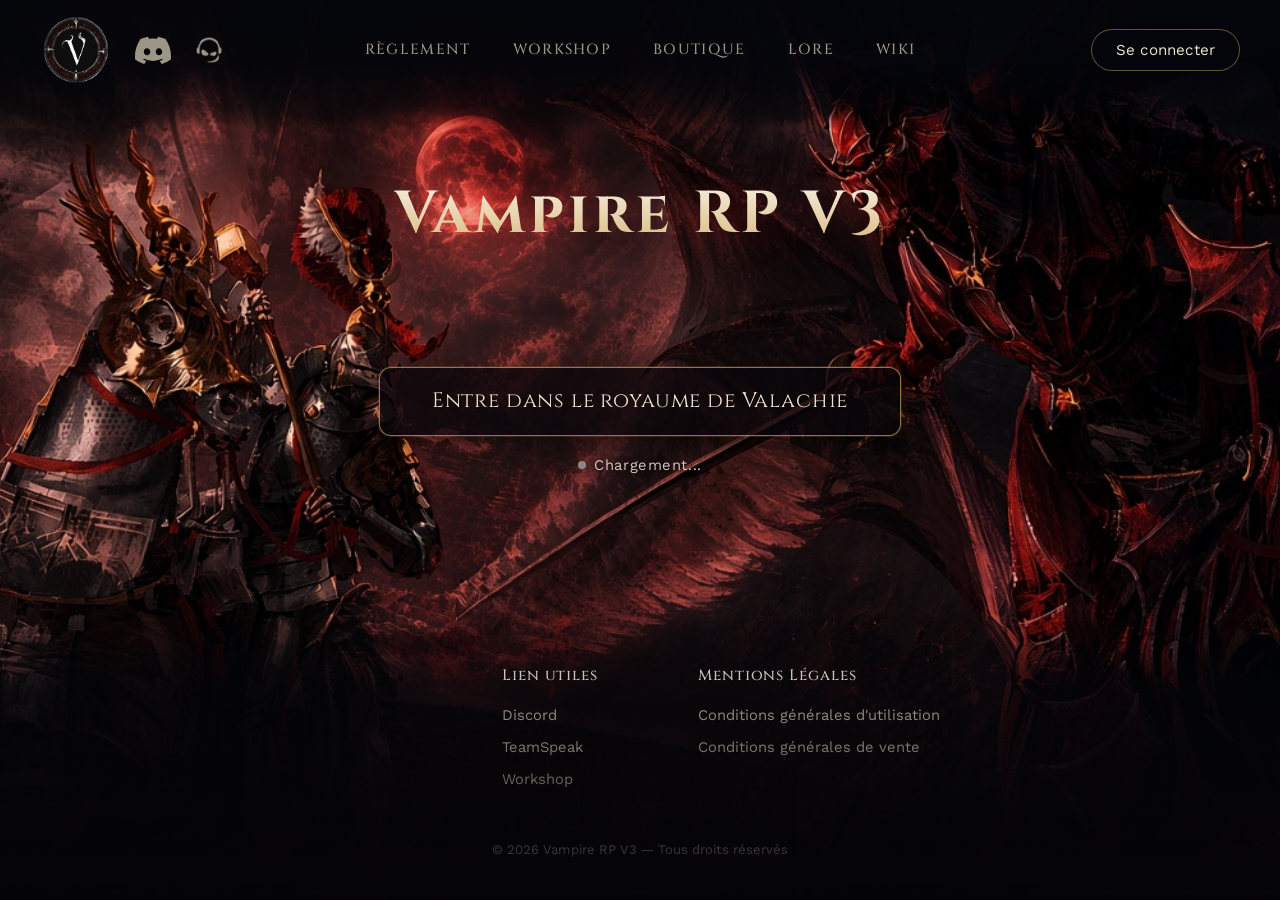
<file: index.html>
<!doctype html>
<html lang="fr">
  <head>
    <meta charset="UTF-8" />
    <meta name="viewport" content="width=device-width, initial-scale=1.0" />
    <meta
      name="description"
      content="Vampire RP V3 — Site communautaire officiel du serveur GMod Vampire RP."
    />
    <title>Vampire RP V3</title>
    <link rel="shortcut icon" href="logo.png" />
    <link rel="preconnect" href="https://fonts.googleapis.com" />
    <link rel="preconnect" href="https://fonts.gstatic.com" crossorigin />
    <link
      href="https://fonts.googleapis.com/css2?family=Cinzel:wght@500;700&family=Work+Sans:wght@400;500;600&display=swap"
      rel="stylesheet"
    />
    <link rel="stylesheet" href="style.css" />
  </head>
  <body>
    <!-- HEADER -->
    <header class="site-header">
      <div class="header-inner">
        <div class="header-left">
          <a
            href="index.html"
            class="logo-home"
            aria-label="Retour à l'accueil"
          >
            <img src="logo.png" alt="Logo Vampire RP V3" />
          </a>

          <a
            href="https://discord.gg/UvqNCvHMnk"
            target="_blank"
            rel="noopener noreferrer"
            class="brand-mark discord-mark"
            aria-label="Rejoindre le Discord du serveur"
          >
            <svg
              class="discord-svg"
              viewBox="0 0 127.14 96.36"
              role="img"
              aria-label="Logo Discord du serveur"
            >
              <path
                d="M107.7,8.07A105.15,105.15,0,0,0,81.47,0a72.06,72.06,0,0,0-3.36,6.83A97.68,97.68,0,0,0,49,6.83,72.37,72.37,0,0,0,45.64,0,105.89,105.89,0,0,0,19.39,8.09C2.79,32.65-1.71,56.6.54,80.21h0A105.73,105.73,0,0,0,32.71,96.36,77.7,77.7,0,0,0,39.6,85.25a68.42,68.42,0,0,1-10.85-5.18c.91-.66,1.8-1.34,2.66-2a75.57,75.57,0,0,0,64.32,0c.87.71,1.76,1.39,2.66,2a68.68,68.68,0,0,1-10.87,5.19,77,77,0,0,0,6.89,11.1A105.25,105.25,0,0,0,126.6,80.22h0C129.24,52.84,122.09,29.11,107.7,8.07ZM42.45,65.69C36.18,65.69,31,60,31,53s5-12.74,11.43-12.74S54,46,53.89,53,48.84,65.69,42.45,65.69Zm42.24,0C78.41,65.69,73.25,60,73.25,53s5-12.74,11.44-12.74S96.23,46,96.12,53,91.08,65.69,84.69,65.69Z"
              />
            </svg>
          </a>

          <a
            href="ts3server://94.250.223.28:15071"
            class="brand-mark teamspeak-mark"
            aria-label="Rejoindre le TeamSpeak du serveur"
          >
            <div
              class="teamspeak-icon"
              role="img"
              aria-label="Logo TeamSpeak"
            ></div>
          </a>
        </div>

        <nav class="main-nav" aria-label="Navigation principale">
          <a href="reglement.html" class="nav-link">Règlement</a>
          <a
            href="https://steamcommunity.com/sharedfiles/filedetails/?id=3038532405"
            target="_blank"
            rel="noopener noreferrer"
            class="nav-link"
            >Workshop</a
          >
          <a
            href="https://vampire-rp.tebex.io"
            target="_blank"
            rel="noopener noreferrer"
            class="nav-link"
            >Boutique</a
          >
          <a href="lore.html" class="nav-link">Lore</a>
          <a href="wiki.html" class="nav-link">Wiki</a>
        </nav>

        <div class="header-right">
          <div id="auth-button" class="auth-button">
            <!-- Le JavaScript va remplir ça -->
          </div>
          <button
            class="nav-toggle"
            id="nav-toggle"
            aria-label="Ouvrir le menu"
            aria-expanded="false"
            aria-controls="mobile-nav"
          >
            <span></span><span></span><span></span>
          </button>
        </div>
      </div>

      <nav class="mobile-nav" id="mobile-nav" aria-label="Navigation mobile">
        <a href="reglement.html">Règlement</a>
        <a
          href="https://steamcommunity.com/sharedfiles/filedetails/?id=3038532405"
          target="_blank"
          rel="noopener noreferrer"
          >Workshop</a
        >
        <a
          href="https://vampire-rp.tebex.io"
          target="_blank"
          rel="noopener noreferrer"
          >Boutique</a
        >
        <a href="lore.html">Lore</a>
        <a href="wiki.html">Wiki</a>
      </nav>
    </header>

    <main class="home-main">
      <h1 class="page-title">Vampire RP V3</h1>

      <div class="hero-cta">
        <a href="steam://connect/185.206.151.147:27640" class="btn-connect">
          Entre dans le royaume de Valachie
        </a>

        <p class="server-status" id="server-status">
          <span class="status-dot" id="status-dot"></span>
          <span id="status-text">Chargement...</span>
        </p>
      </div>
    </main>

    <!-- FOOTER -->
    <footer class="site-footer">
      <div class="footer-content">
        <div class="footer-grid">
          <div class="footer-col">
            <h4>Lien utiles</h4>
            <a
              href="https://discord.gg/UvqNCvHMnk"
              target="_blank"
              rel="noopener noreferrer"
              >Discord</a
            >
            <a href="ts3server://94.250.223.28:15071">TeamSpeak</a>
            <a
              href="https://steamcommunity.com/sharedfiles/filedetails/?id=3038532405"
              target="_blank"
              rel="noopener noreferrer"
              >Workshop</a
            >
          </div>

          <div class="footer-col">
            <h4>Mentions Légales</h4>
            <a href="cgu.html">Conditions générales d'utilisation</a>
            <a href="cgv.html">Conditions générales de vente</a>
          </div>
        </div>

        <p class="footer-copy">© 2026 Vampire RP V3 — Tous droits réservés</p>
      </div>
    </footer>

    <script src="script.js"></script>
  </body>
</html>
</file>
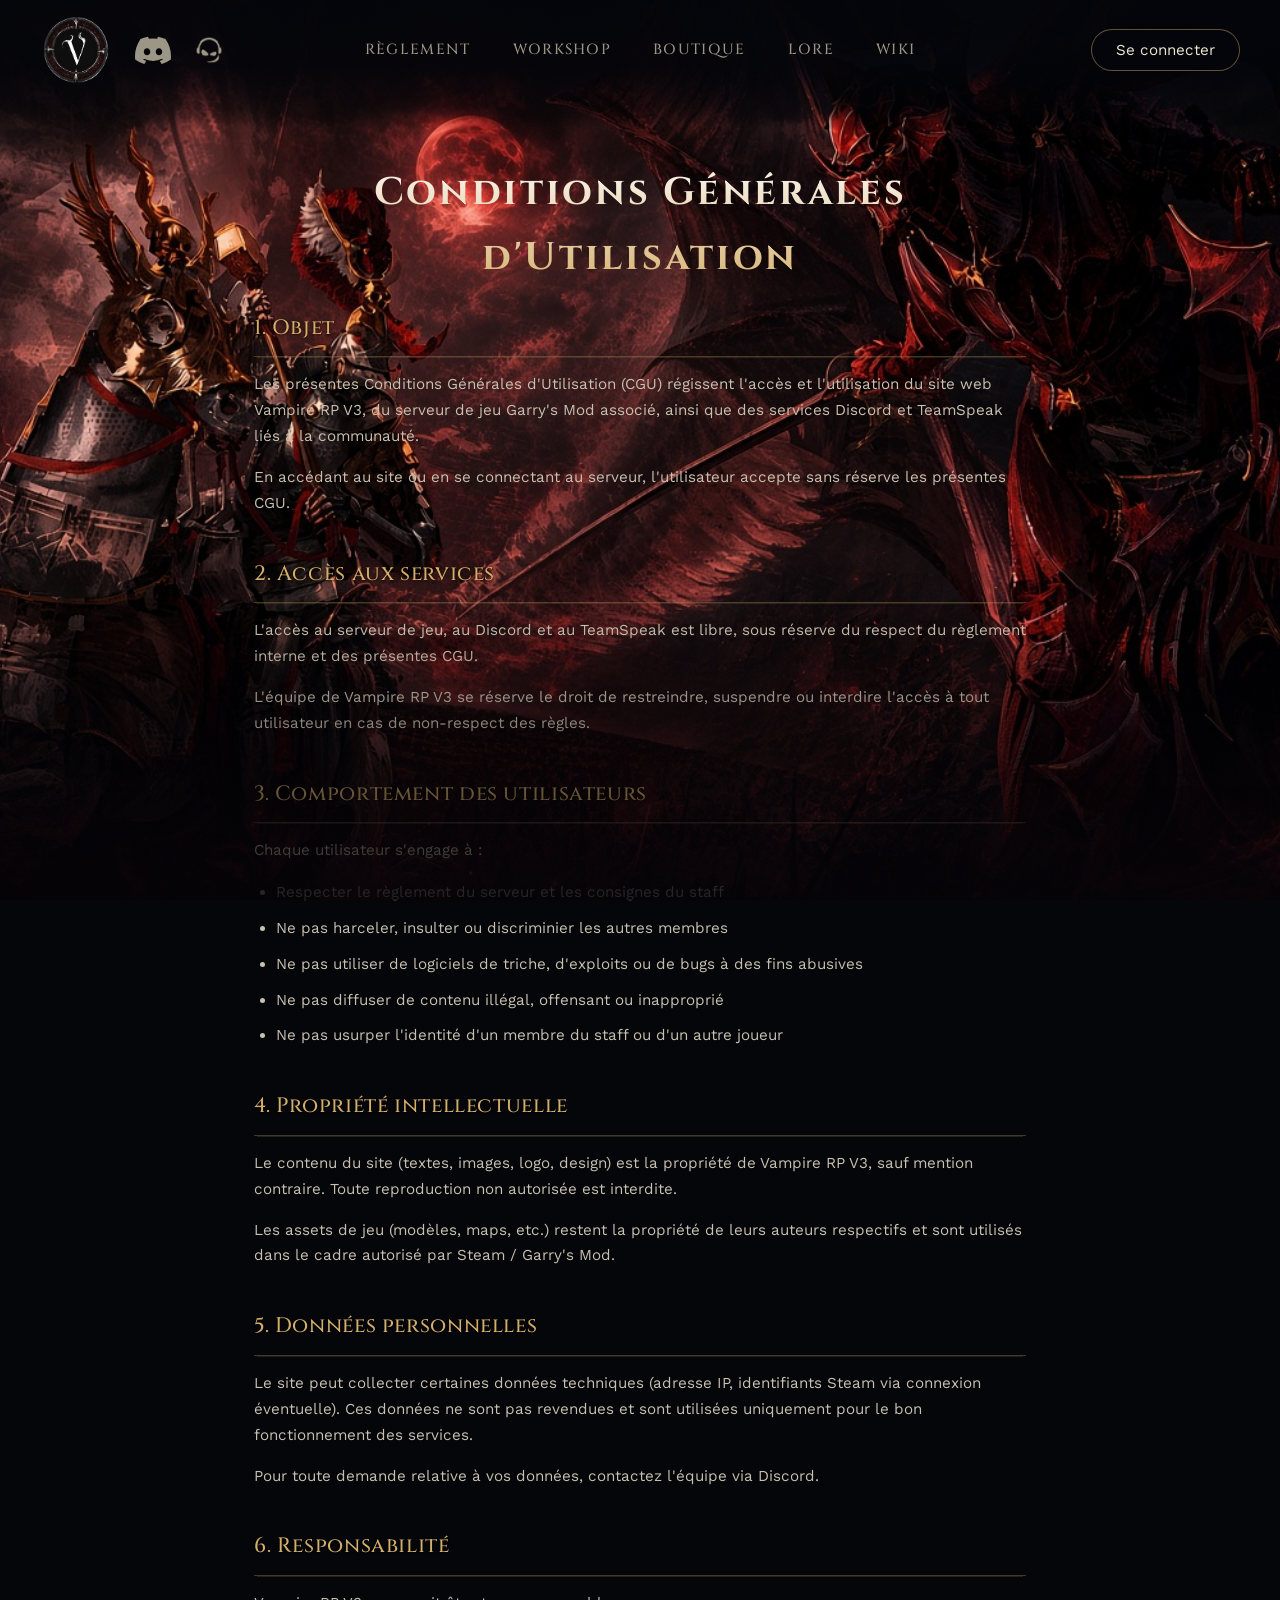
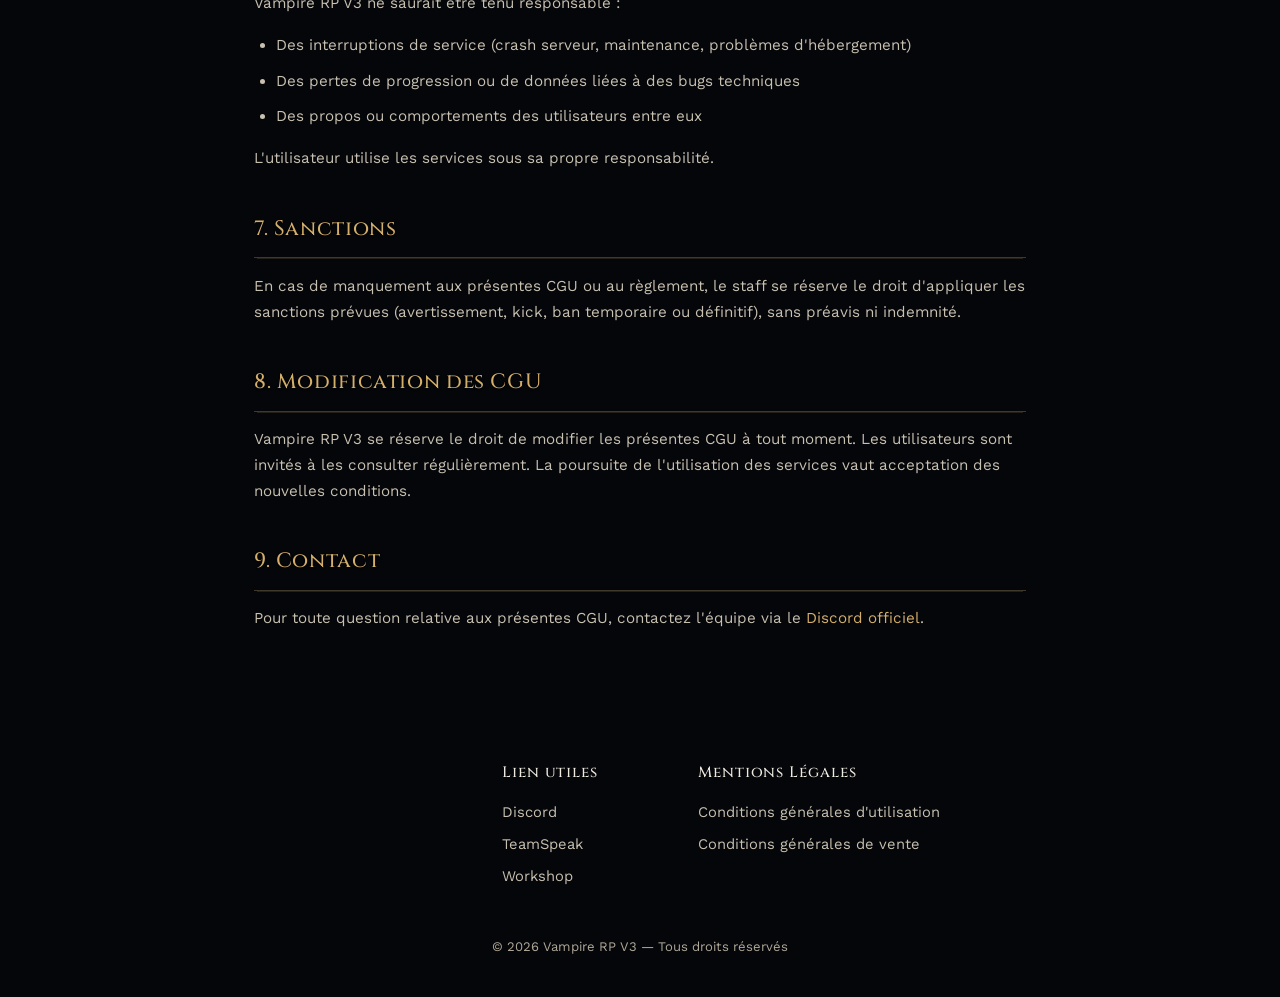
<file: cgu.html>
<!doctype html>
<html lang="fr">
  <head>
    <meta charset="UTF-8" />
    <meta name="viewport" content="width=device-width, initial-scale=1.0" />
    <meta
      name="description"
      content="Conditions Générales d'Utilisation — Vampire RP V3."
    />
    <title>CGU — Vampire RP V3</title>
    <link rel="shortcut icon" href="logo.png" />
    <link rel="preconnect" href="https://fonts.googleapis.com" />
    <link rel="preconnect" href="https://fonts.gstatic.com" crossorigin />
    <link
      href="https://fonts.googleapis.com/css2?family=Cinzel:wght@500;700&family=Work+Sans:wght@400;500;600&display=swap"
      rel="stylesheet"
    />
    <link rel="stylesheet" href="style.css" />
  </head>
  <body>
    <!-- HEADER -->
    <header class="site-header">
      <div class="header-inner">
        <div class="header-left">
          <a
            href="index.html"
            class="logo-home"
            aria-label="Retour à l'accueil"
          >
            <img src="logo.png" alt="Logo Vampire RP V3" />
          </a>

          <a
            href="https://discord.gg/UvqNCvHMnk"
            target="_blank"
            rel="noopener noreferrer"
            class="brand-mark discord-mark"
            aria-label="Rejoindre le Discord du serveur"
          >
            <svg
              class="discord-svg"
              viewBox="0 0 127.14 96.36"
              role="img"
              aria-label="Logo Discord du serveur"
            >
              <path
                d="M107.7,8.07A105.15,105.15,0,0,0,81.47,0a72.06,72.06,0,0,0-3.36,6.83A97.68,97.68,0,0,0,49,6.83,72.37,72.37,0,0,0,45.64,0,105.89,105.89,0,0,0,19.39,8.09C2.79,32.65-1.71,56.6.54,80.21h0A105.73,105.73,0,0,0,32.71,96.36,77.7,77.7,0,0,0,39.6,85.25a68.42,68.42,0,0,1-10.85-5.18c.91-.66,1.8-1.34,2.66-2a75.57,75.57,0,0,0,64.32,0c.87.71,1.76,1.39,2.66,2a68.68,68.68,0,0,1-10.87,5.19,77,77,0,0,0,6.89,11.1A105.25,105.25,0,0,0,126.6,80.22h0C129.24,52.84,122.09,29.11,107.7,8.07ZM42.45,65.69C36.18,65.69,31,60,31,53s5-12.74,11.43-12.74S54,46,53.89,53,48.84,65.69,42.45,65.69Zm42.24,0C78.41,65.69,73.25,60,73.25,53s5-12.74,11.44-12.74S96.23,46,96.12,53,91.08,65.69,84.69,65.69Z"
              />
            </svg>
          </a>

          <a
            href="ts3server://94.250.223.28:15071"
            class="brand-mark teamspeak-mark"
            aria-label="Rejoindre le TeamSpeak du serveur"
          >
            <div
              class="teamspeak-icon"
              role="img"
              aria-label="Logo TeamSpeak"
            ></div>
          </a>
        </div>

        <nav class="main-nav" aria-label="Navigation principale">
          <a href="reglement.html" class="nav-link">Règlement</a>
          <a
            href="https://steamcommunity.com/sharedfiles/filedetails/?id=3038532405"
            target="_blank"
            rel="noopener noreferrer"
            class="nav-link"
            >Workshop</a
          >
          <a
            href="https://vampire-rp.tebex.io"
            target="_blank"
            rel="noopener noreferrer"
            class="nav-link"
            >Boutique</a
          >
          <a href="lore.html" class="nav-link">Lore</a>
          <a href="wiki.html" class="nav-link">Wiki</a>
        </nav>

        <div class="header-right">
          <div id="auth-button" class="auth-button"></div>
          <button
            class="nav-toggle"
            id="nav-toggle"
            aria-label="Ouvrir le menu"
            aria-expanded="false"
            aria-controls="mobile-nav"
          >
            <span></span>
            <span></span>
            <span></span>
          </button>
        </div>
      </div>

      <nav class="mobile-nav" id="mobile-nav" aria-label="Navigation mobile">
        <a href="reglement.html">Règlement</a>
        <a
          href="https://steamcommunity.com/sharedfiles/filedetails/?id=3038532405"
          target="_blank"
          rel="noopener noreferrer"
          >Workshop</a
        >
        <a
          href="https://vampire-rp.tebex.io"
          target="_blank"
          rel="noopener noreferrer"
          >Boutique</a
        >
        <a href="lore.html">Lore</a>
        <a href="wiki.html">Wiki</a>
      </nav>
    </header>

    <main class="legal-content">
      <h1 class="page-title small">Conditions Générales d'Utilisation</h1>

      <h2>1. Objet</h2>
      <p>
        Les présentes Conditions Générales d'Utilisation (CGU) régissent l'accès
        et l'utilisation du site web Vampire RP V3, du serveur de jeu Garry's
        Mod associé, ainsi que des services Discord et TeamSpeak liés à la
        communauté.
      </p>
      <p>
        En accédant au site ou en se connectant au serveur, l'utilisateur
        accepte sans réserve les présentes CGU.
      </p>

      <h2>2. Accès aux services</h2>
      <p>
        L'accès au serveur de jeu, au Discord et au TeamSpeak est libre, sous
        réserve du respect du règlement interne et des présentes CGU.
      </p>
      <p>
        L'équipe de Vampire RP V3 se réserve le droit de restreindre, suspendre
        ou interdire l'accès à tout utilisateur en cas de non-respect des
        règles.
      </p>

      <h2>3. Comportement des utilisateurs</h2>
      <p>Chaque utilisateur s'engage à :</p>
      <ul>
        <li>Respecter le règlement du serveur et les consignes du staff</li>
        <li>Ne pas harceler, insulter ou discriminier les autres membres</li>
        <li>
          Ne pas utiliser de logiciels de triche, d'exploits ou de bugs à des
          fins abusives
        </li>
        <li>Ne pas diffuser de contenu illégal, offensant ou inapproprié</li>
        <li>
          Ne pas usurper l'identité d'un membre du staff ou d'un autre joueur
        </li>
      </ul>

      <h2>4. Propriété intellectuelle</h2>
      <p>
        Le contenu du site (textes, images, logo, design) est la propriété de
        Vampire RP V3, sauf mention contraire. Toute reproduction non autorisée
        est interdite.
      </p>
      <p>
        Les assets de jeu (modèles, maps, etc.) restent la propriété de leurs
        auteurs respectifs et sont utilisés dans le cadre autorisé par Steam /
        Garry's Mod.
      </p>

      <h2>5. Données personnelles</h2>
      <p>
        Le site peut collecter certaines données techniques (adresse IP,
        identifiants Steam via connexion éventuelle). Ces données ne sont pas
        revendues et sont utilisées uniquement pour le bon fonctionnement des
        services.
      </p>
      <p>
        Pour toute demande relative à vos données, contactez l'équipe via
        Discord.
      </p>

      <h2>6. Responsabilité</h2>
      <p>Vampire RP V3 ne saurait être tenu responsable :</p>
      <ul>
        <li>
          Des interruptions de service (crash serveur, maintenance, problèmes
          d'hébergement)
        </li>
        <li>
          Des pertes de progression ou de données liées à des bugs techniques
        </li>
        <li>Des propos ou comportements des utilisateurs entre eux</li>
      </ul>
      <p>L'utilisateur utilise les services sous sa propre responsabilité.</p>

      <h2>7. Sanctions</h2>
      <p>
        En cas de manquement aux présentes CGU ou au règlement, le staff se
        réserve le droit d'appliquer les sanctions prévues (avertissement, kick,
        ban temporaire ou définitif), sans préavis ni indemnité.
      </p>

      <h2>8. Modification des CGU</h2>
      <p>
        Vampire RP V3 se réserve le droit de modifier les présentes CGU à tout
        moment. Les utilisateurs sont invités à les consulter régulièrement. La
        poursuite de l'utilisation des services vaut acceptation des nouvelles
        conditions.
      </p>

      <h2>9. Contact</h2>
      <p>
        Pour toute question relative aux présentes CGU, contactez l'équipe via
        le
        <a
          href="https://discord.gg/UvqNCvHMnk"
          target="_blank"
          rel="noopener noreferrer"
          style="color: var(--gold-bright)"
          >Discord officiel</a
        >.
      </p>
    </main>

    <!-- FOOTER -->
    <footer class="site-footer">
      <div class="footer-content">
        <div class="footer-grid">
          <div class="footer-col">
            <h4>Lien utiles</h4>
            <a
              href="https://discord.gg/UvqNCvHMnk"
              target="_blank"
              rel="noopener noreferrer"
              >Discord</a
            >
            <a href="ts3server://94.250.223.28:15071">TeamSpeak</a>
            <a
              href="https://steamcommunity.com/sharedfiles/filedetails/?id=3038532405"
              target="_blank"
              rel="noopener noreferrer"
              >Workshop</a
            >
          </div>
          <div class="footer-col">
            <h4>Mentions Légales</h4>
            <a href="cgu.html">Conditions générales d'utilisation</a>
            <a href="cgv.html">Conditions générales de vente</a>
          </div>
        </div>
        <p class="footer-copy">© 2026 Vampire RP V3 — Tous droits réservés</p>
      </div>
    </footer>

    <script src="script.js"></script>
  </body>
</html>
</file>
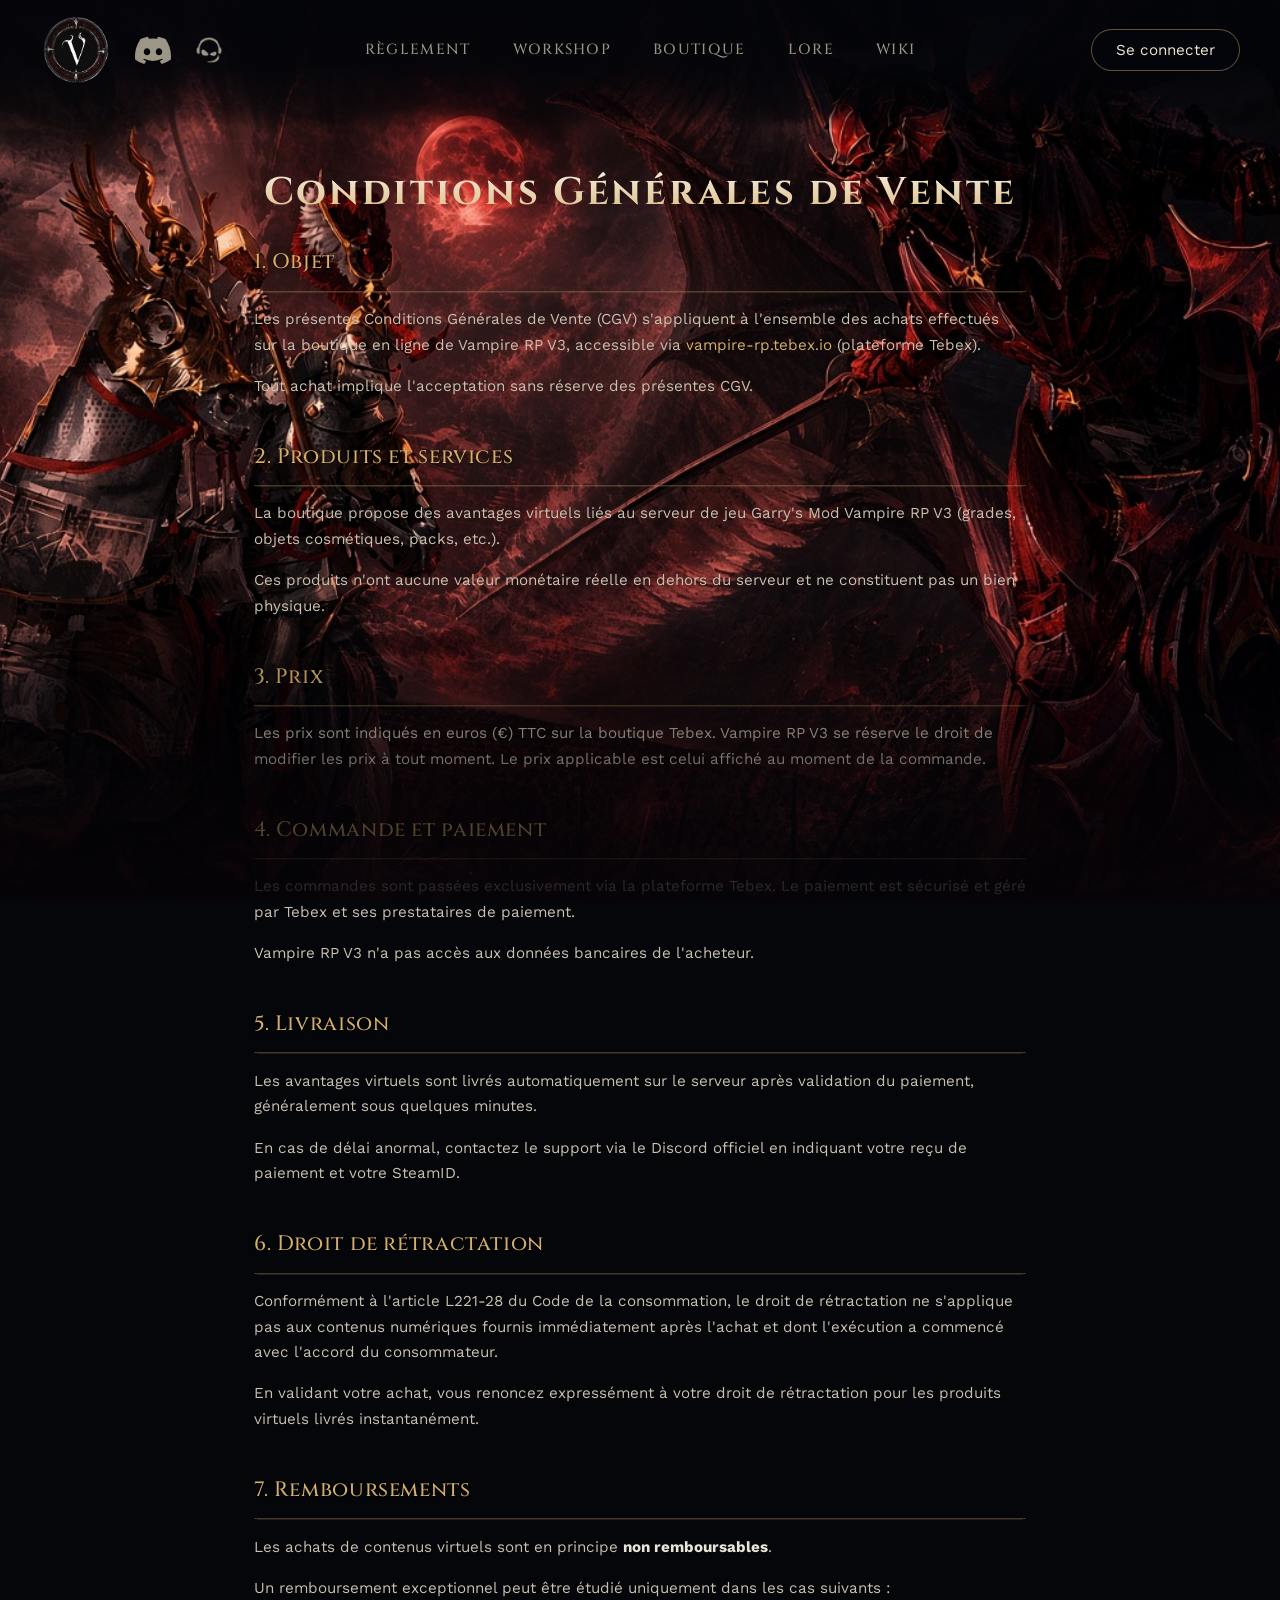
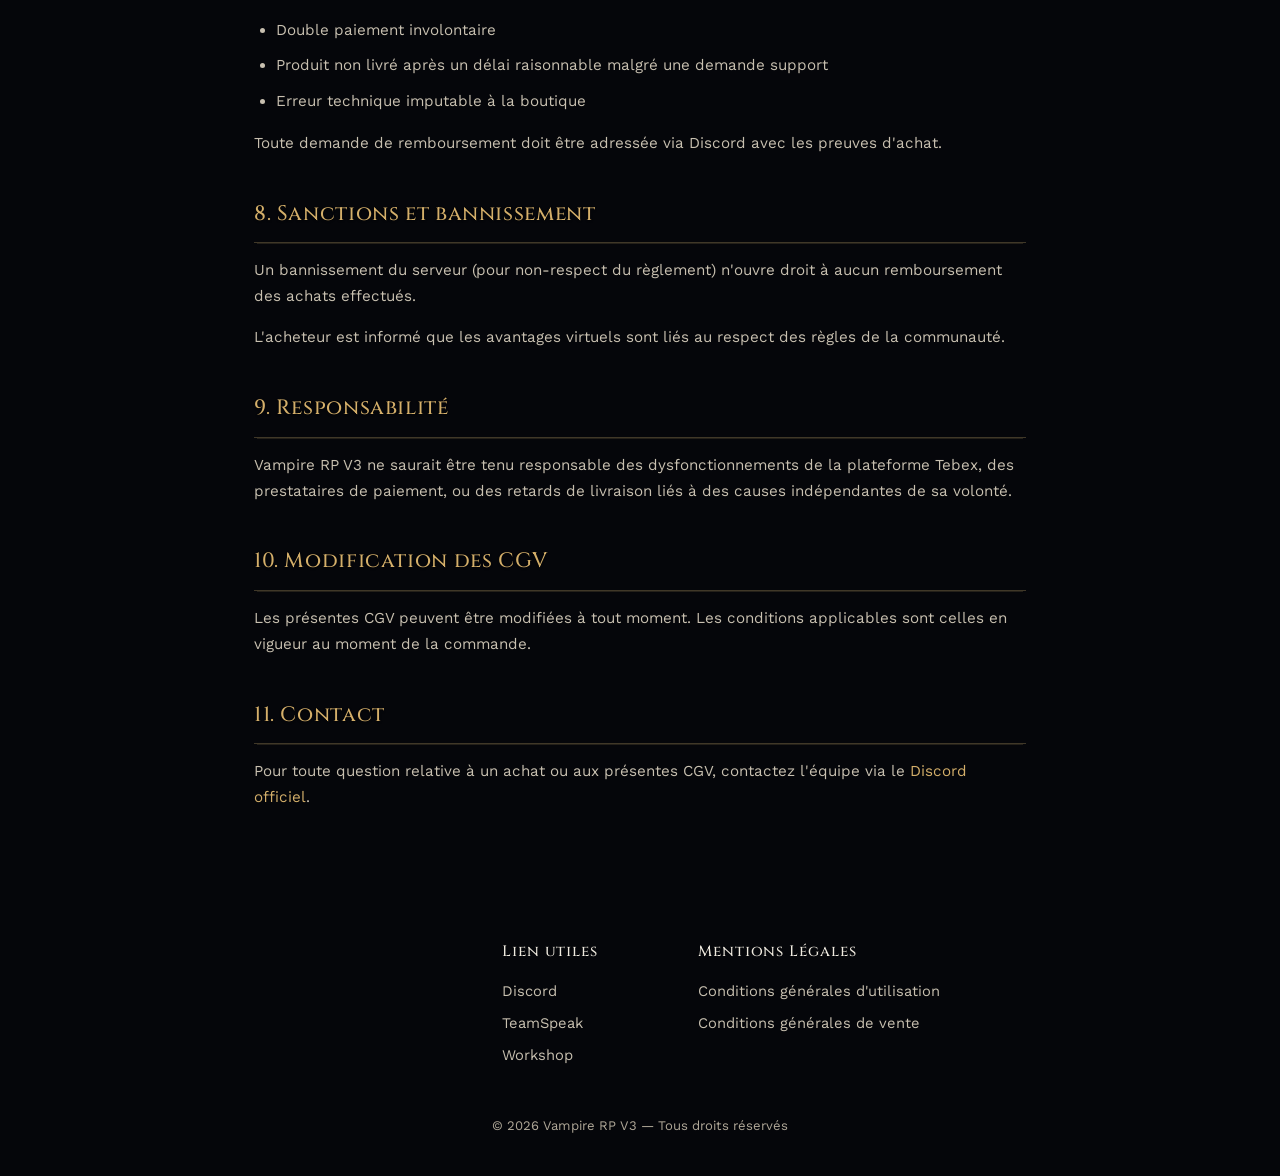
<file: cgv.html>
<!doctype html>
<html lang="fr">
  <head>
    <meta charset="UTF-8" />
    <meta name="viewport" content="width=device-width, initial-scale=1.0" />
    <meta
      name="description"
      content="Conditions Générales de Vente — Vampire RP V3."
    />
    <title>CGV — Vampire RP V3</title>
    <link rel="shortcut icon" href="logo.png" />
    <link rel="preconnect" href="https://fonts.googleapis.com" />
    <link rel="preconnect" href="https://fonts.gstatic.com" crossorigin />
    <link
      href="https://fonts.googleapis.com/css2?family=Cinzel:wght@500;700&family=Work+Sans:wght@400;500;600&display=swap"
      rel="stylesheet"
    />
    <link rel="stylesheet" href="style.css" />
  </head>
  <body>
    <!-- HEADER -->
    <header class="site-header">
      <div class="header-inner">
        <div class="header-left">
          <a
            href="index.html"
            class="logo-home"
            aria-label="Retour à l'accueil"
          >
            <img src="logo.png" alt="Logo Vampire RP V3" />
          </a>

          <a
            href="https://discord.gg/UvqNCvHMnk"
            target="_blank"
            rel="noopener noreferrer"
            class="brand-mark discord-mark"
            aria-label="Rejoindre le Discord du serveur"
          >
            <svg
              class="discord-svg"
              viewBox="0 0 127.14 96.36"
              role="img"
              aria-label="Logo Discord du serveur"
            >
              <path
                d="M107.7,8.07A105.15,105.15,0,0,0,81.47,0a72.06,72.06,0,0,0-3.36,6.83A97.68,97.68,0,0,0,49,6.83,72.37,72.37,0,0,0,45.64,0,105.89,105.89,0,0,0,19.39,8.09C2.79,32.65-1.71,56.6.54,80.21h0A105.73,105.73,0,0,0,32.71,96.36,77.7,77.7,0,0,0,39.6,85.25a68.42,68.42,0,0,1-10.85-5.18c.91-.66,1.8-1.34,2.66-2a75.57,75.57,0,0,0,64.32,0c.87.71,1.76,1.39,2.66,2a68.68,68.68,0,0,1-10.87,5.19,77,77,0,0,0,6.89,11.1A105.25,105.25,0,0,0,126.6,80.22h0C129.24,52.84,122.09,29.11,107.7,8.07ZM42.45,65.69C36.18,65.69,31,60,31,53s5-12.74,11.43-12.74S54,46,53.89,53,48.84,65.69,42.45,65.69Zm42.24,0C78.41,65.69,73.25,60,73.25,53s5-12.74,11.44-12.74S96.23,46,96.12,53,91.08,65.69,84.69,65.69Z"
              />
            </svg>
          </a>

          <a
            href="ts3server://94.250.223.28:15071"
            class="brand-mark teamspeak-mark"
            aria-label="Rejoindre le TeamSpeak du serveur"
          >
            <div
              class="teamspeak-icon"
              role="img"
              aria-label="Logo TeamSpeak"
            ></div>
          </a>
        </div>

        <nav class="main-nav" aria-label="Navigation principale">
          <a href="reglement.html" class="nav-link">Règlement</a>
          <a
            href="https://steamcommunity.com/sharedfiles/filedetails/?id=3038532405"
            target="_blank"
            rel="noopener noreferrer"
            class="nav-link"
            >Workshop</a
          >
          <a
            href="https://vampire-rp.tebex.io"
            target="_blank"
            rel="noopener noreferrer"
            class="nav-link"
            >Boutique</a
          >
          <a href="lore.html" class="nav-link">Lore</a>
          <a href="wiki.html" class="nav-link">Wiki</a>
        </nav>

        <div class="header-right">
          <div id="auth-button" class="auth-button"></div>
          <button
            class="nav-toggle"
            id="nav-toggle"
            aria-label="Ouvrir le menu"
            aria-expanded="false"
            aria-controls="mobile-nav"
          >
            <span></span>
            <span></span>
            <span></span>
          </button>
        </div>
      </div>

      <nav class="mobile-nav" id="mobile-nav" aria-label="Navigation mobile">
        <a href="reglement.html">Règlement</a>
        <a
          href="https://steamcommunity.com/sharedfiles/filedetails/?id=3038532405"
          target="_blank"
          rel="noopener noreferrer"
          >Workshop</a
        >
        <a
          href="https://vampire-rp.tebex.io"
          target="_blank"
          rel="noopener noreferrer"
          >Boutique</a
        >
        <a href="lore.html">Lore</a>
        <a href="wiki.html">Wiki</a>
      </nav>
    </header>

    <main class="legal-content">
      <h1 class="page-title small">Conditions Générales de Vente</h1>

      <h2>1. Objet</h2>
      <p>
        Les présentes Conditions Générales de Vente (CGV) s'appliquent à
        l'ensemble des achats effectués sur la boutique en ligne de Vampire RP
        V3, accessible via
        <a
          href="https://vampire-rp.tebex.io"
          target="_blank"
          rel="noopener noreferrer"
          style="color: var(--gold-bright)"
          >vampire-rp.tebex.io</a
        >
        (plateforme Tebex).
      </p>
      <p>Tout achat implique l'acceptation sans réserve des présentes CGV.</p>

      <h2>2. Produits et services</h2>
      <p>
        La boutique propose des avantages virtuels liés au serveur de jeu
        Garry's Mod Vampire RP V3 (grades, objets cosmétiques, packs, etc.).
      </p>
      <p>
        Ces produits n'ont aucune valeur monétaire réelle en dehors du serveur
        et ne constituent pas un bien physique.
      </p>

      <h2>3. Prix</h2>
      <p>
        Les prix sont indiqués en euros (€) TTC sur la boutique Tebex. Vampire
        RP V3 se réserve le droit de modifier les prix à tout moment. Le prix
        applicable est celui affiché au moment de la commande.
      </p>

      <h2>4. Commande et paiement</h2>
      <p>
        Les commandes sont passées exclusivement via la plateforme Tebex. Le
        paiement est sécurisé et géré par Tebex et ses prestataires de paiement.
      </p>
      <p>Vampire RP V3 n'a pas accès aux données bancaires de l'acheteur.</p>

      <h2>5. Livraison</h2>
      <p>
        Les avantages virtuels sont livrés automatiquement sur le serveur après
        validation du paiement, généralement sous quelques minutes.
      </p>
      <p>
        En cas de délai anormal, contactez le support via le Discord officiel en
        indiquant votre reçu de paiement et votre SteamID.
      </p>

      <h2>6. Droit de rétractation</h2>
      <p>
        Conformément à l'article L221-28 du Code de la consommation, le droit de
        rétractation ne s'applique pas aux contenus numériques fournis
        immédiatement après l'achat et dont l'exécution a commencé avec l'accord
        du consommateur.
      </p>
      <p>
        En validant votre achat, vous renoncez expressément à votre droit de
        rétractation pour les produits virtuels livrés instantanément.
      </p>

      <h2>7. Remboursements</h2>
      <p>
        Les achats de contenus virtuels sont en principe
        <strong>non remboursables</strong>.
      </p>
      <p>
        Un remboursement exceptionnel peut être étudié uniquement dans les cas
        suivants :
      </p>
      <ul>
        <li>Double paiement involontaire</li>
        <li>
          Produit non livré après un délai raisonnable malgré une demande
          support
        </li>
        <li>Erreur technique imputable à la boutique</li>
      </ul>
      <p>
        Toute demande de remboursement doit être adressée via Discord avec les
        preuves d'achat.
      </p>

      <h2>8. Sanctions et bannissement</h2>
      <p>
        Un bannissement du serveur (pour non-respect du règlement) n'ouvre droit
        à aucun remboursement des achats effectués.
      </p>
      <p>
        L'acheteur est informé que les avantages virtuels sont liés au respect
        des règles de la communauté.
      </p>

      <h2>9. Responsabilité</h2>
      <p>
        Vampire RP V3 ne saurait être tenu responsable des dysfonctionnements de
        la plateforme Tebex, des prestataires de paiement, ou des retards de
        livraison liés à des causes indépendantes de sa volonté.
      </p>

      <h2>10. Modification des CGV</h2>
      <p>
        Les présentes CGV peuvent être modifiées à tout moment. Les conditions
        applicables sont celles en vigueur au moment de la commande.
      </p>

      <h2>11. Contact</h2>
      <p>
        Pour toute question relative à un achat ou aux présentes CGV, contactez
        l'équipe via le
        <a
          href="https://discord.gg/UvqNCvHMnk"
          target="_blank"
          rel="noopener noreferrer"
          style="color: var(--gold-bright)"
          >Discord officiel</a
        >.
      </p>
    </main>

    <!-- FOOTER -->
    <footer class="site-footer">
      <div class="footer-content">
        <div class="footer-grid">
          <div class="footer-col">
            <h4>Lien utiles</h4>
            <a
              href="https://discord.gg/UvqNCvHMnk"
              target="_blank"
              rel="noopener noreferrer"
              >Discord</a
            >
            <a href="ts3server://94.250.223.28:15071">TeamSpeak</a>
            <a
              href="https://steamcommunity.com/sharedfiles/filedetails/?id=3038532405"
              target="_blank"
              rel="noopener noreferrer"
              >Workshop</a
            >
          </div>
          <div class="footer-col">
            <h4>Mentions Légales</h4>
            <a href="cgu.html">Conditions générales d'utilisation</a>
            <a href="cgv.html">Conditions générales de vente</a>
          </div>
        </div>
        <p class="footer-copy">© 2026 Vampire RP V3 — Tous droits réservés</p>
      </div>
    </footer>

    <script src="script.js"></script>
  </body>
</html>
</file>
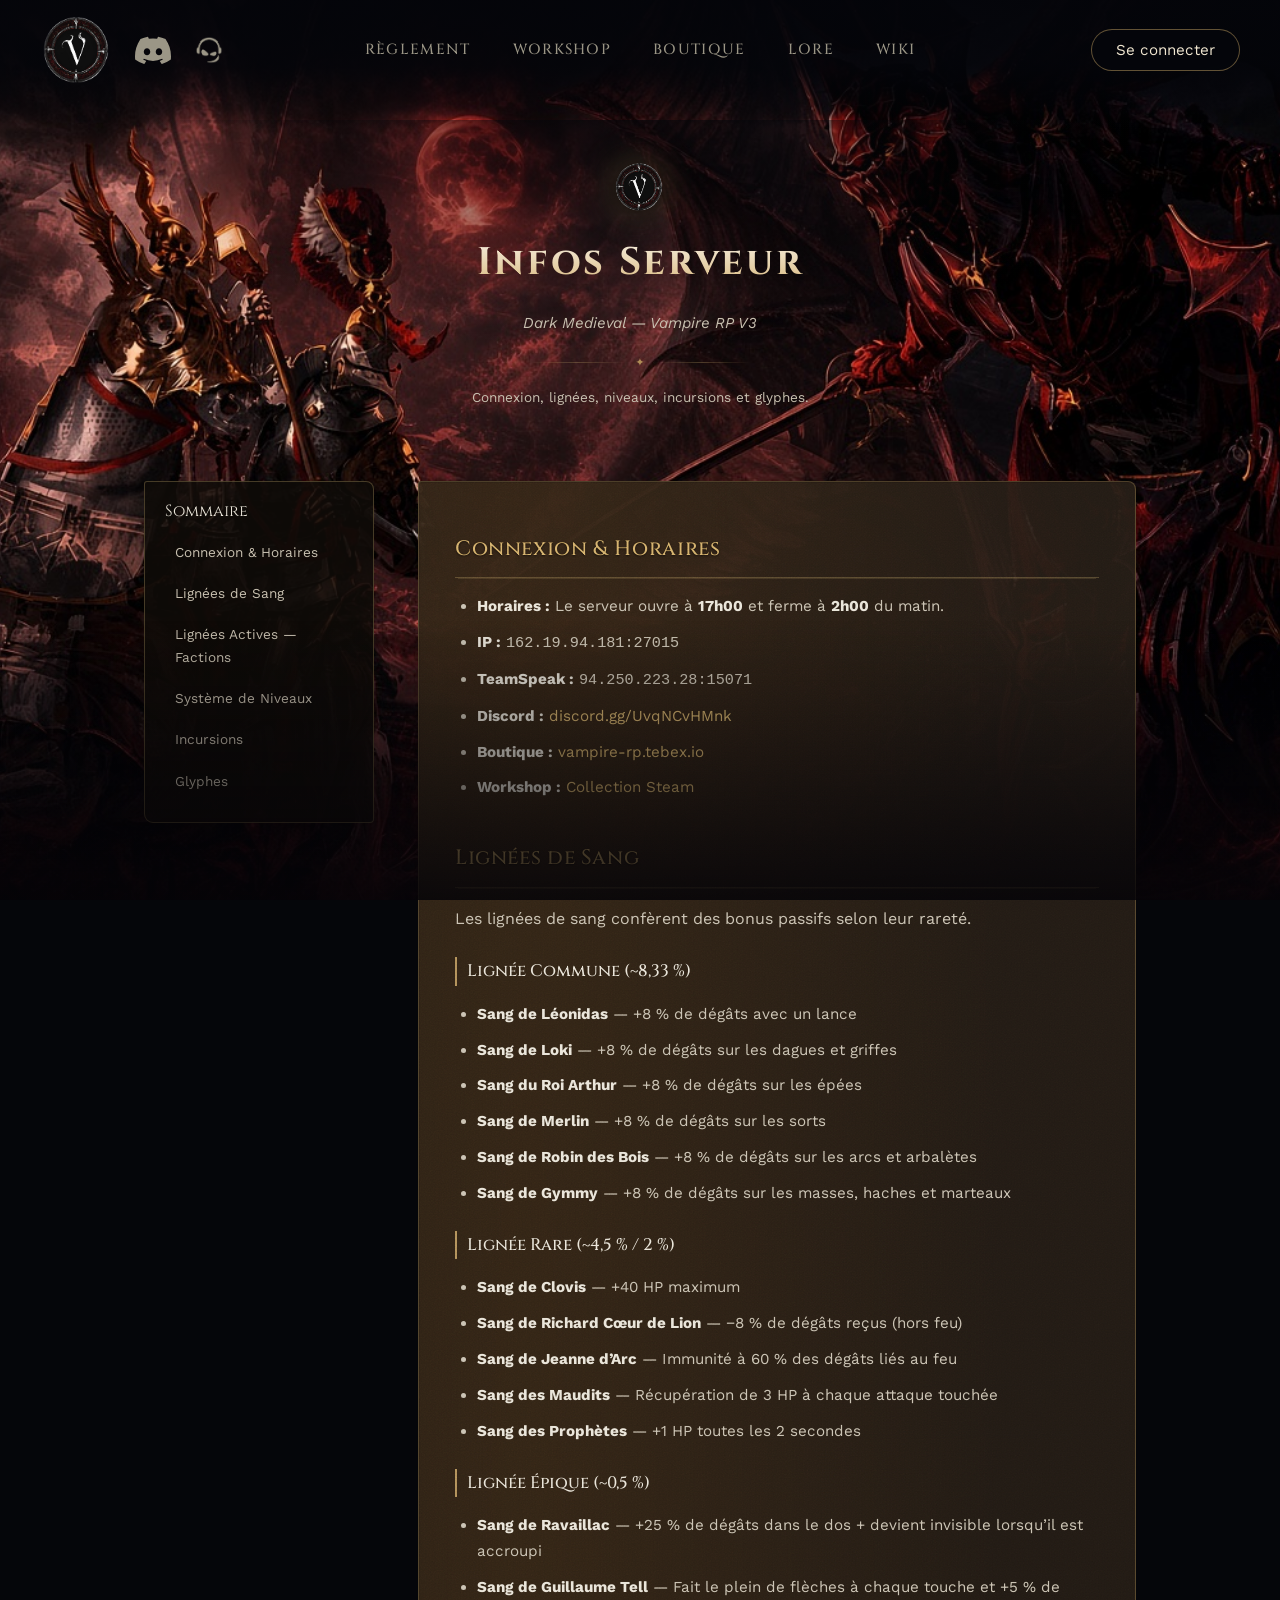
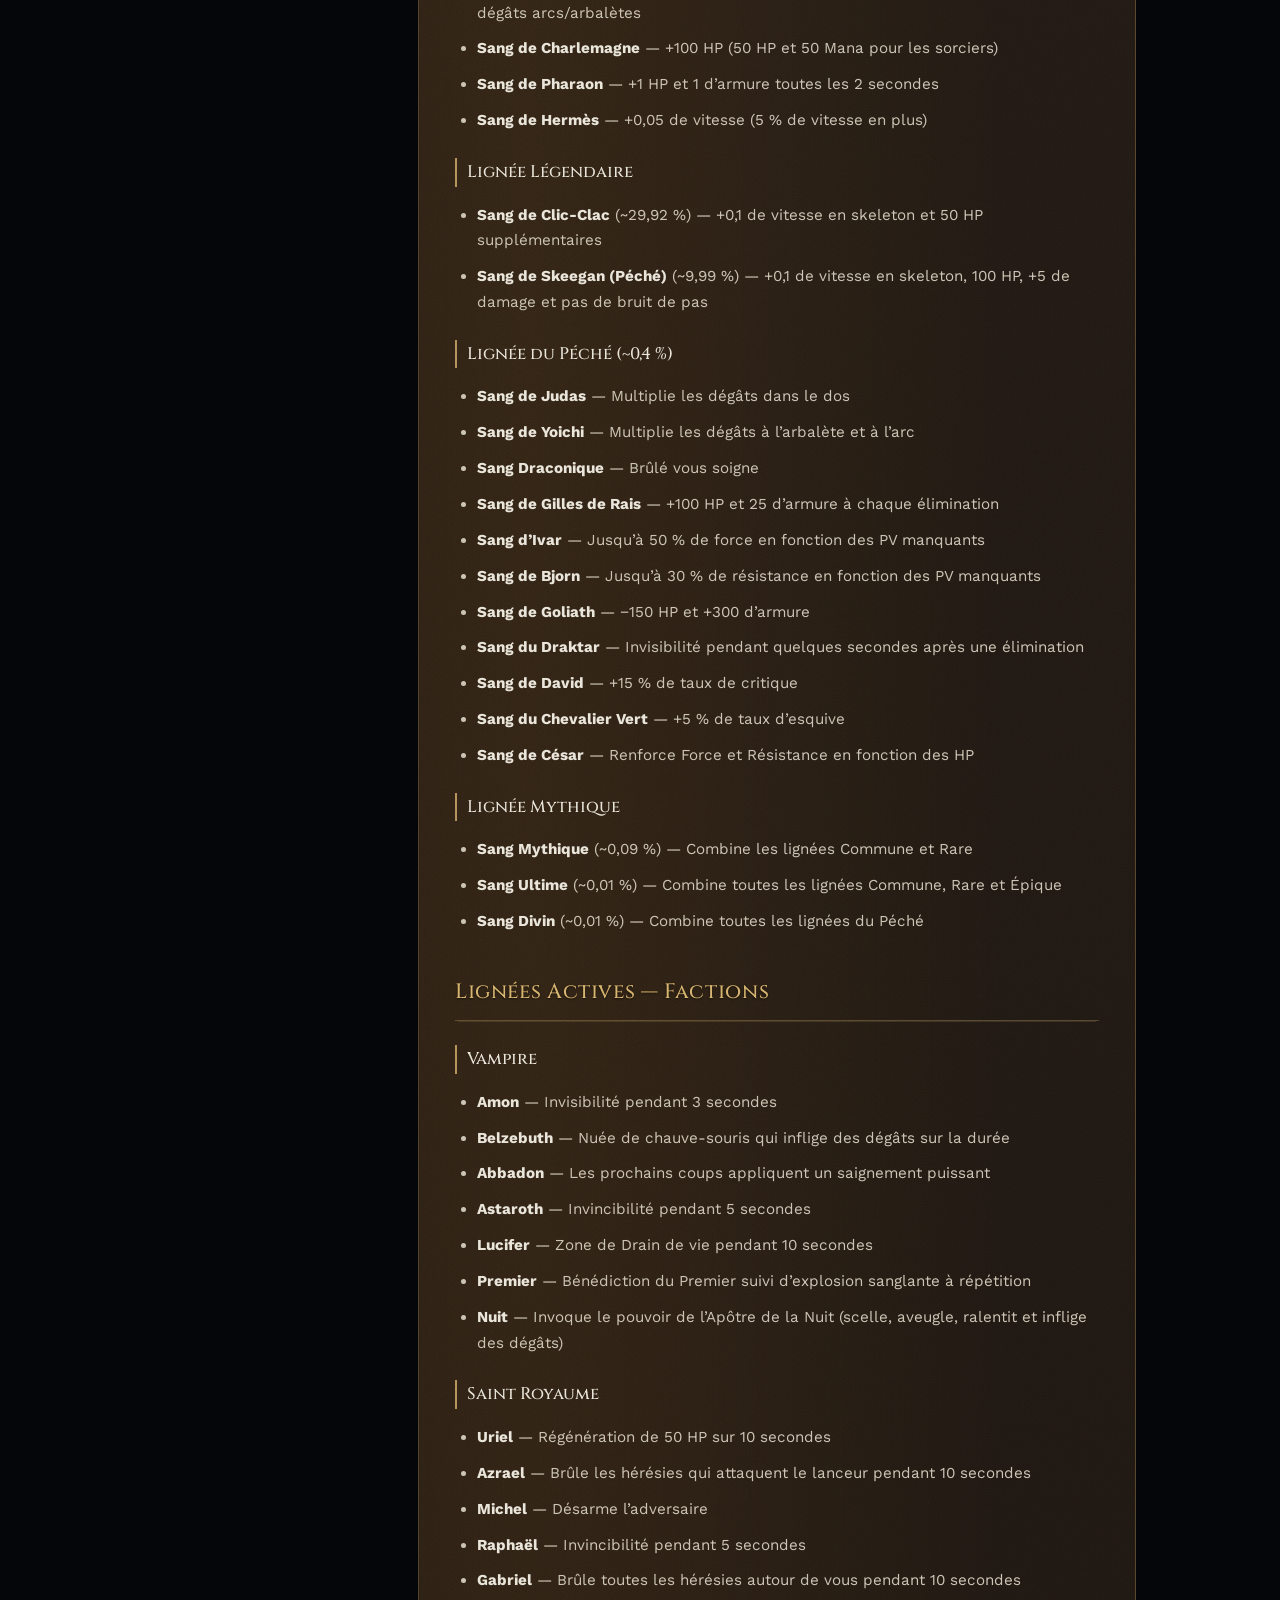
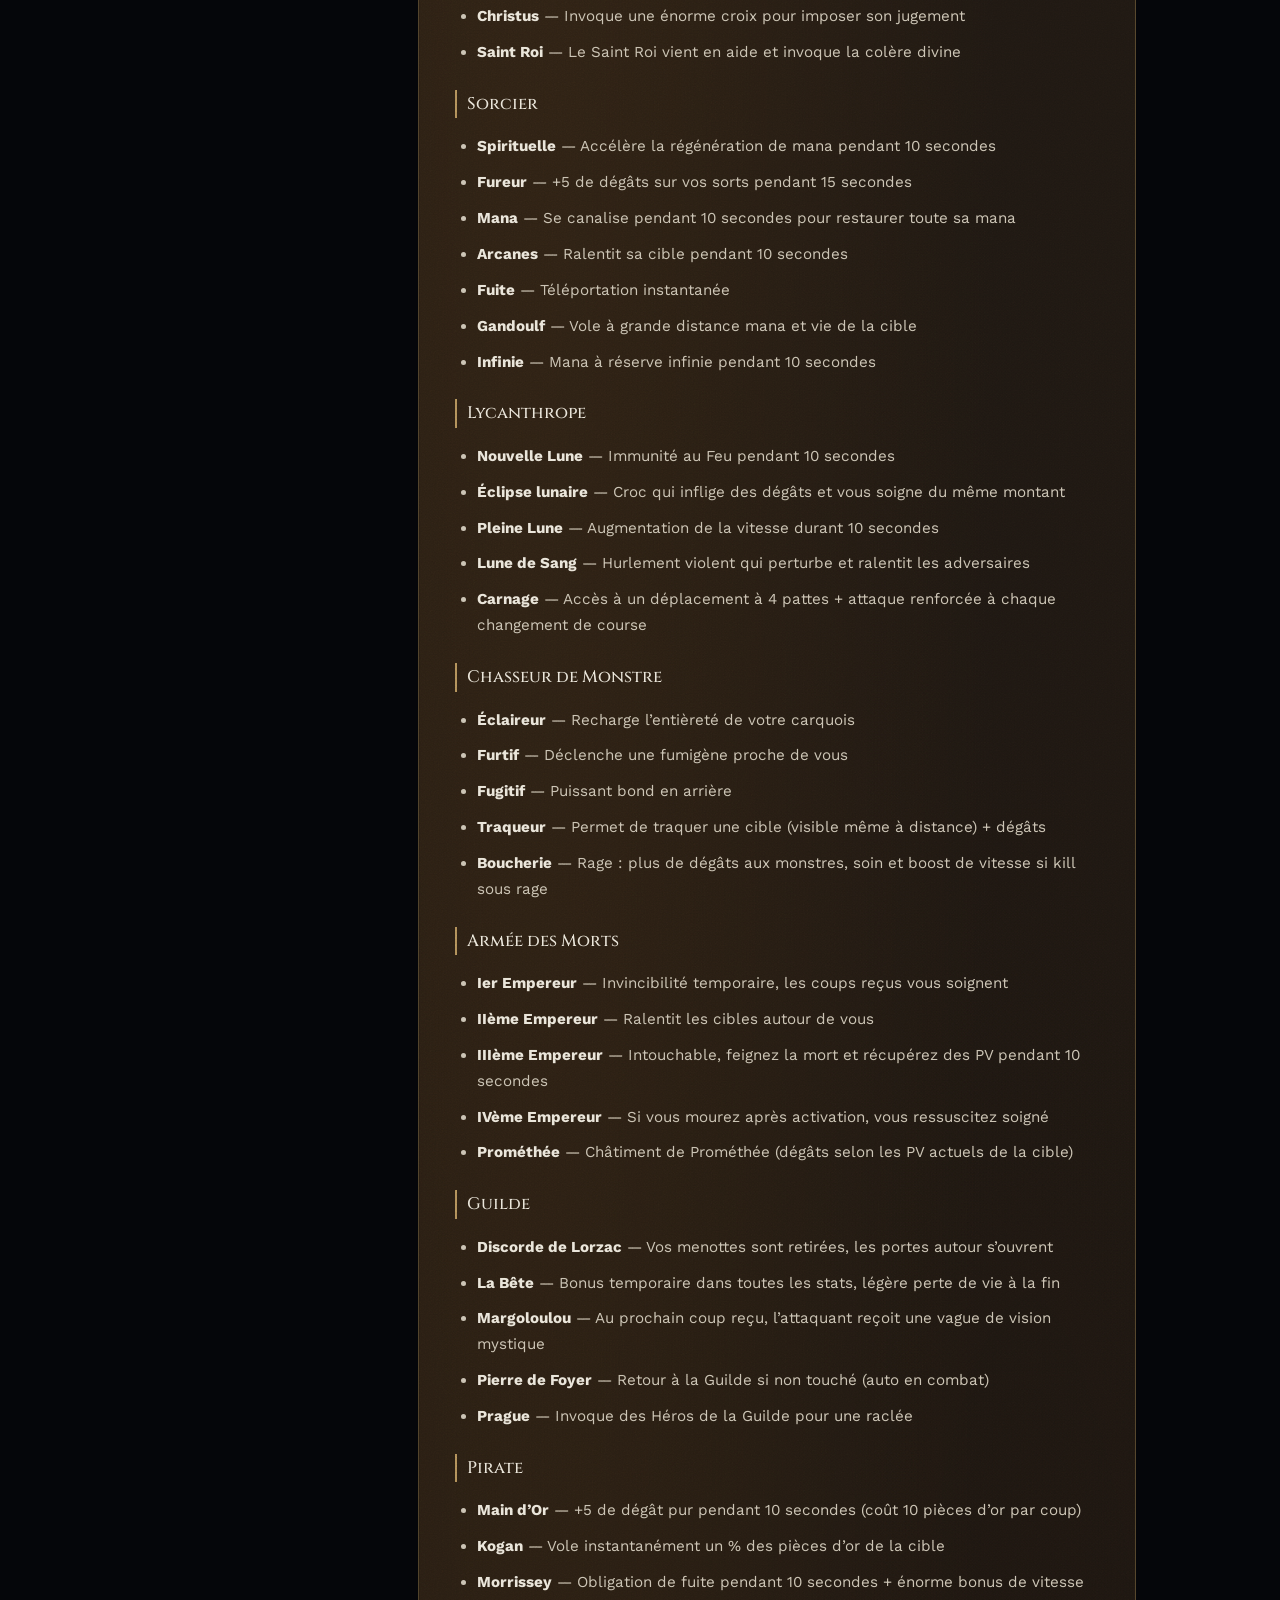
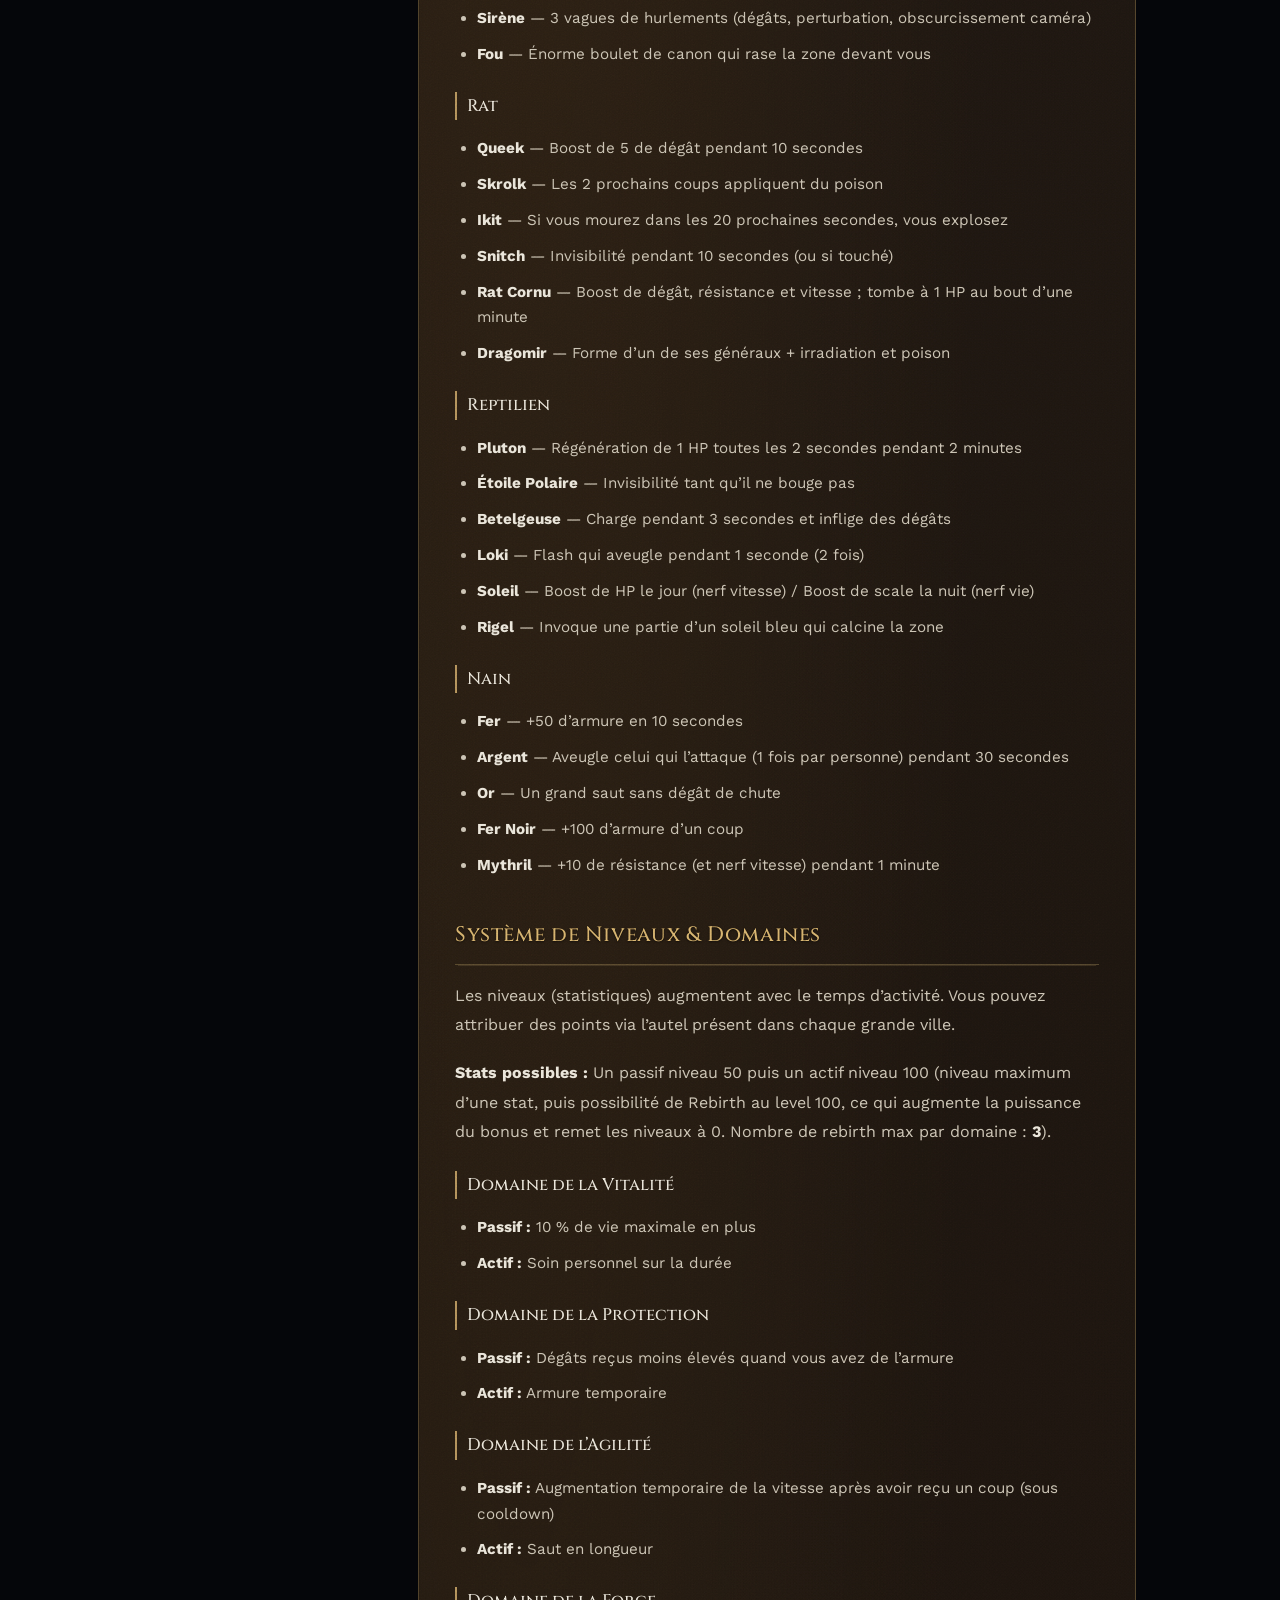
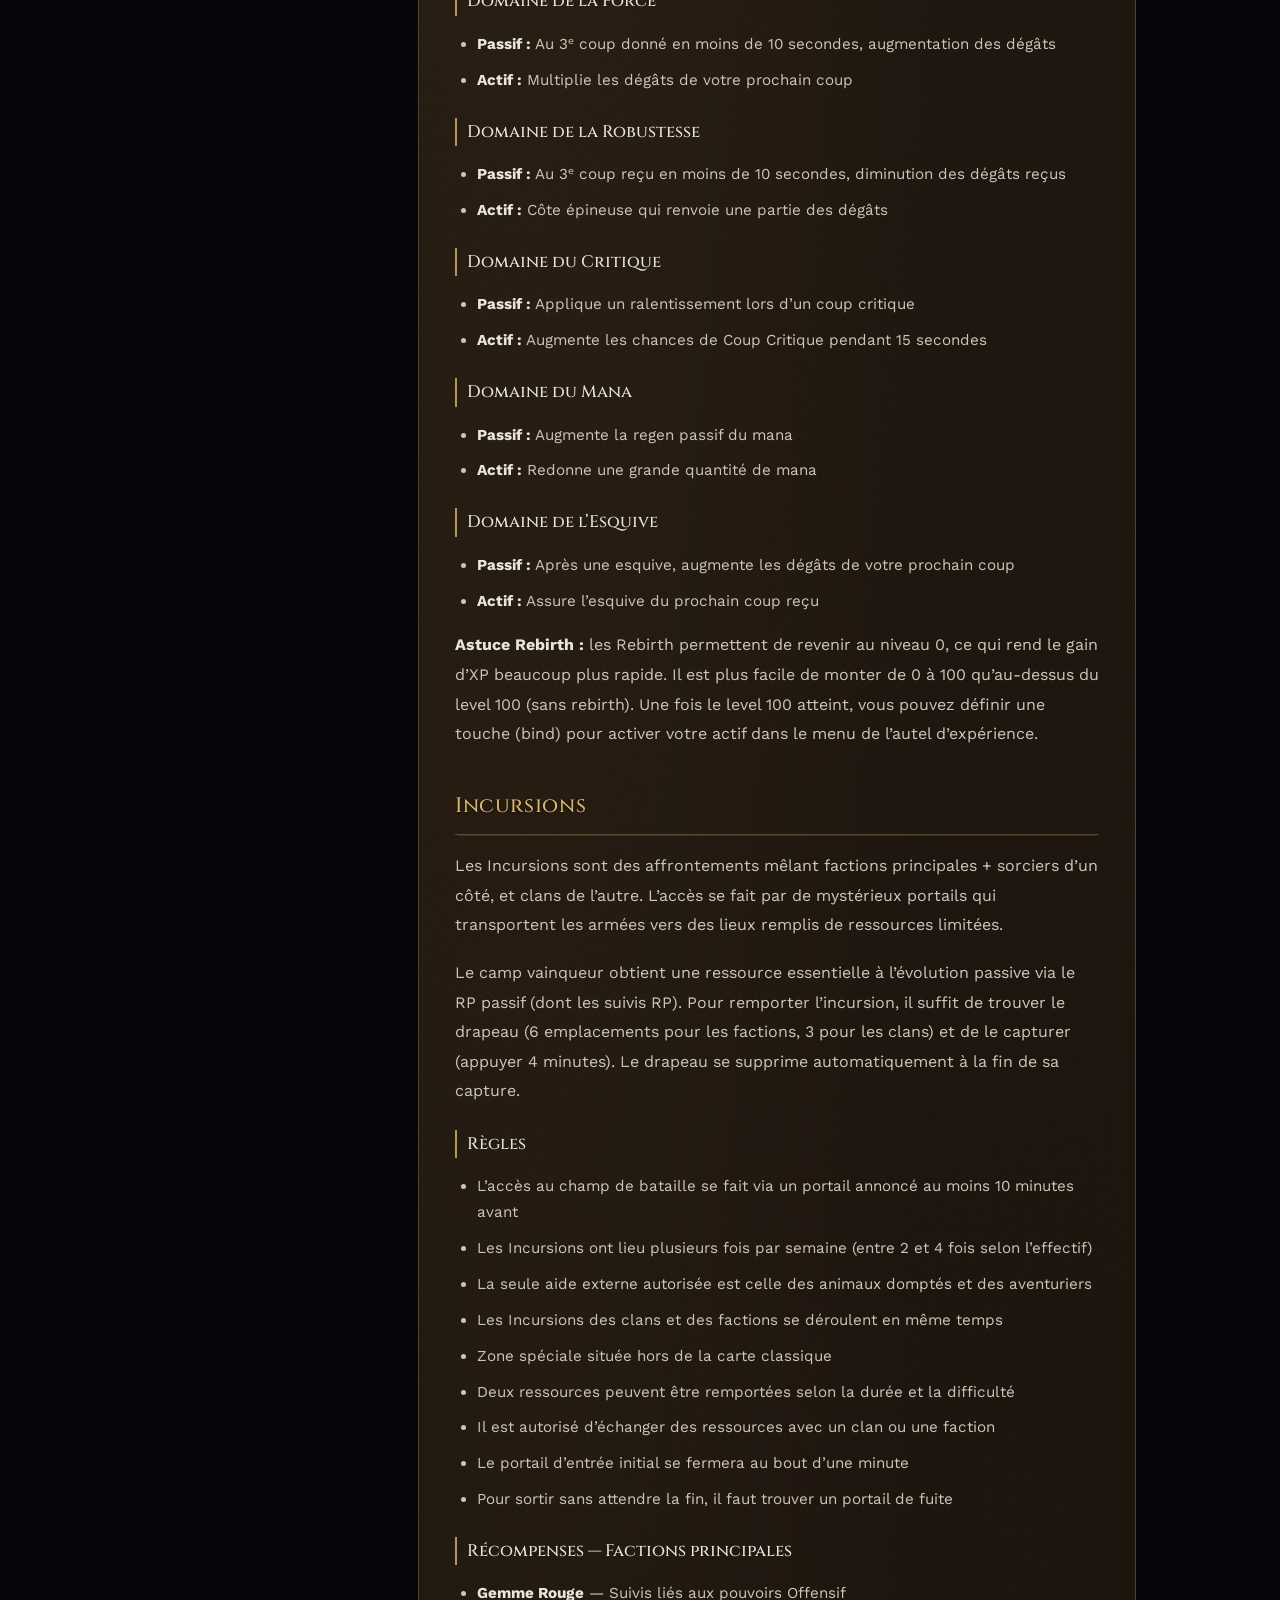
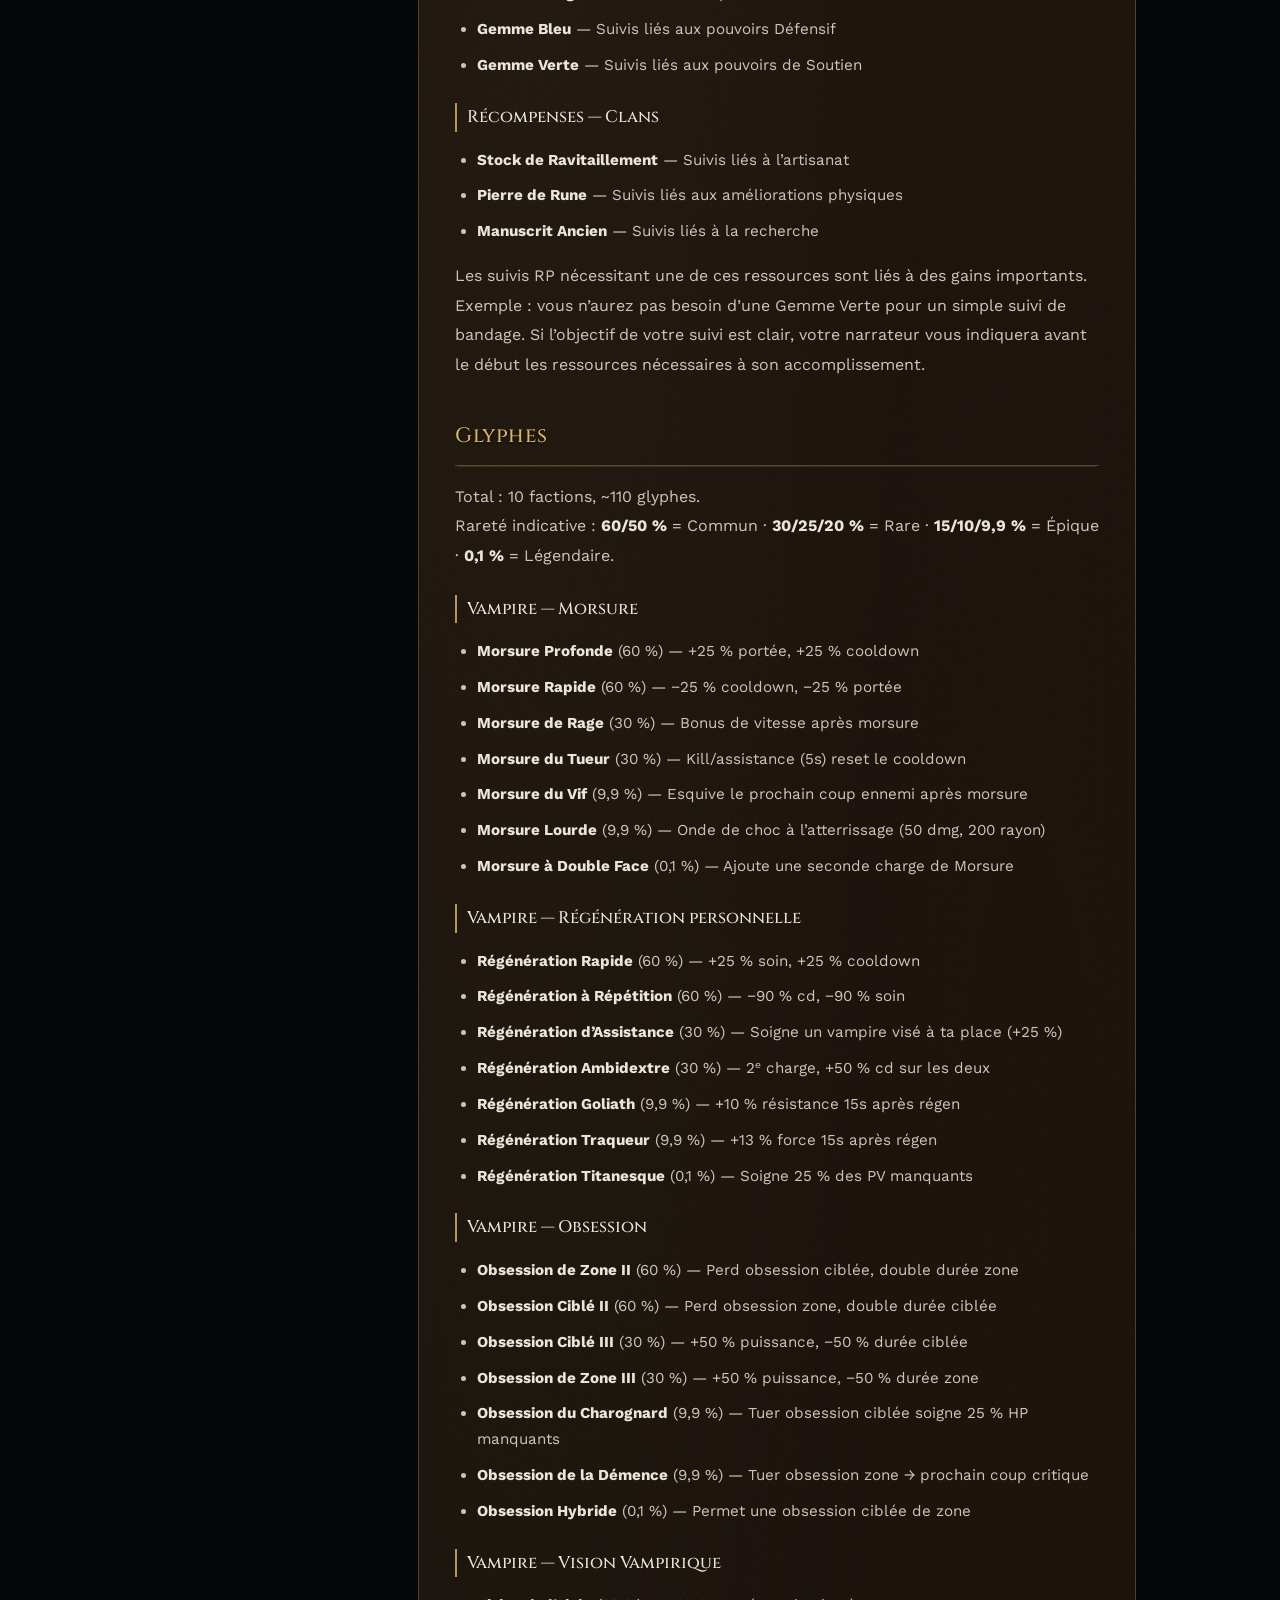
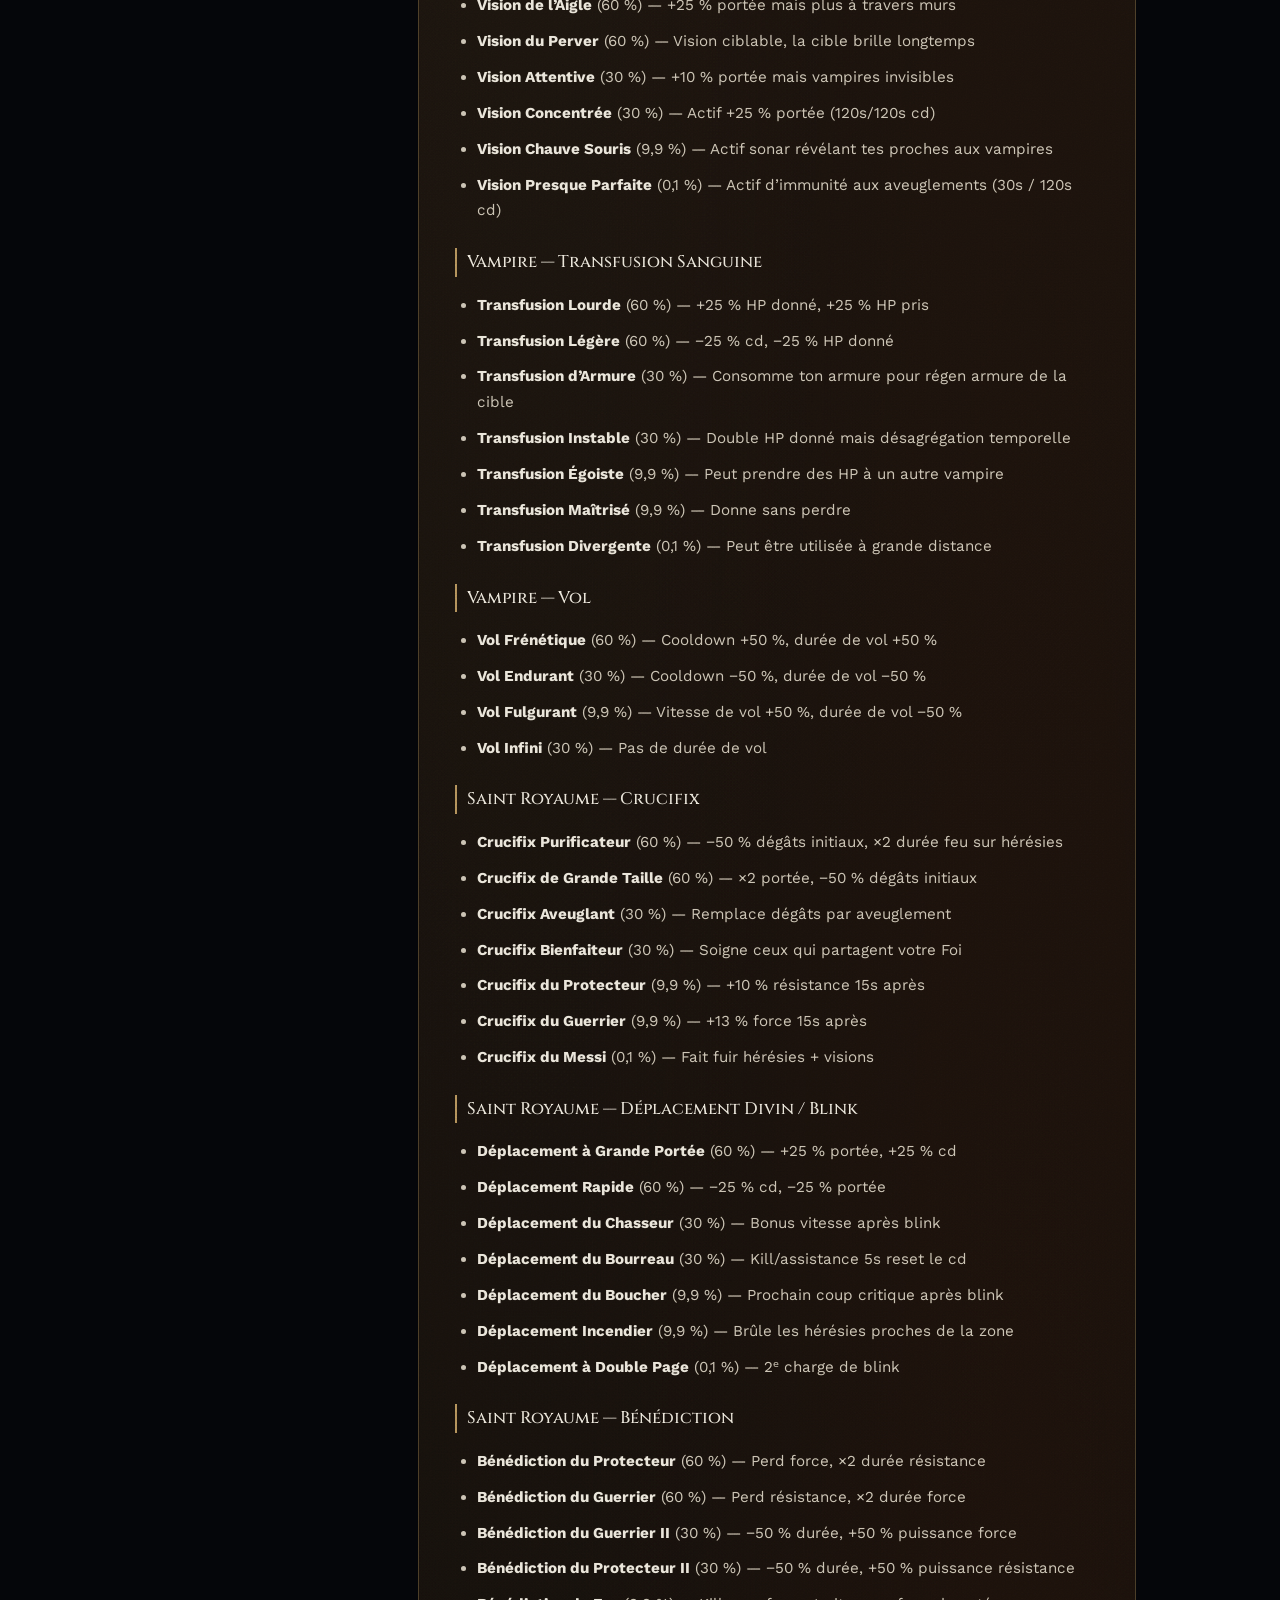
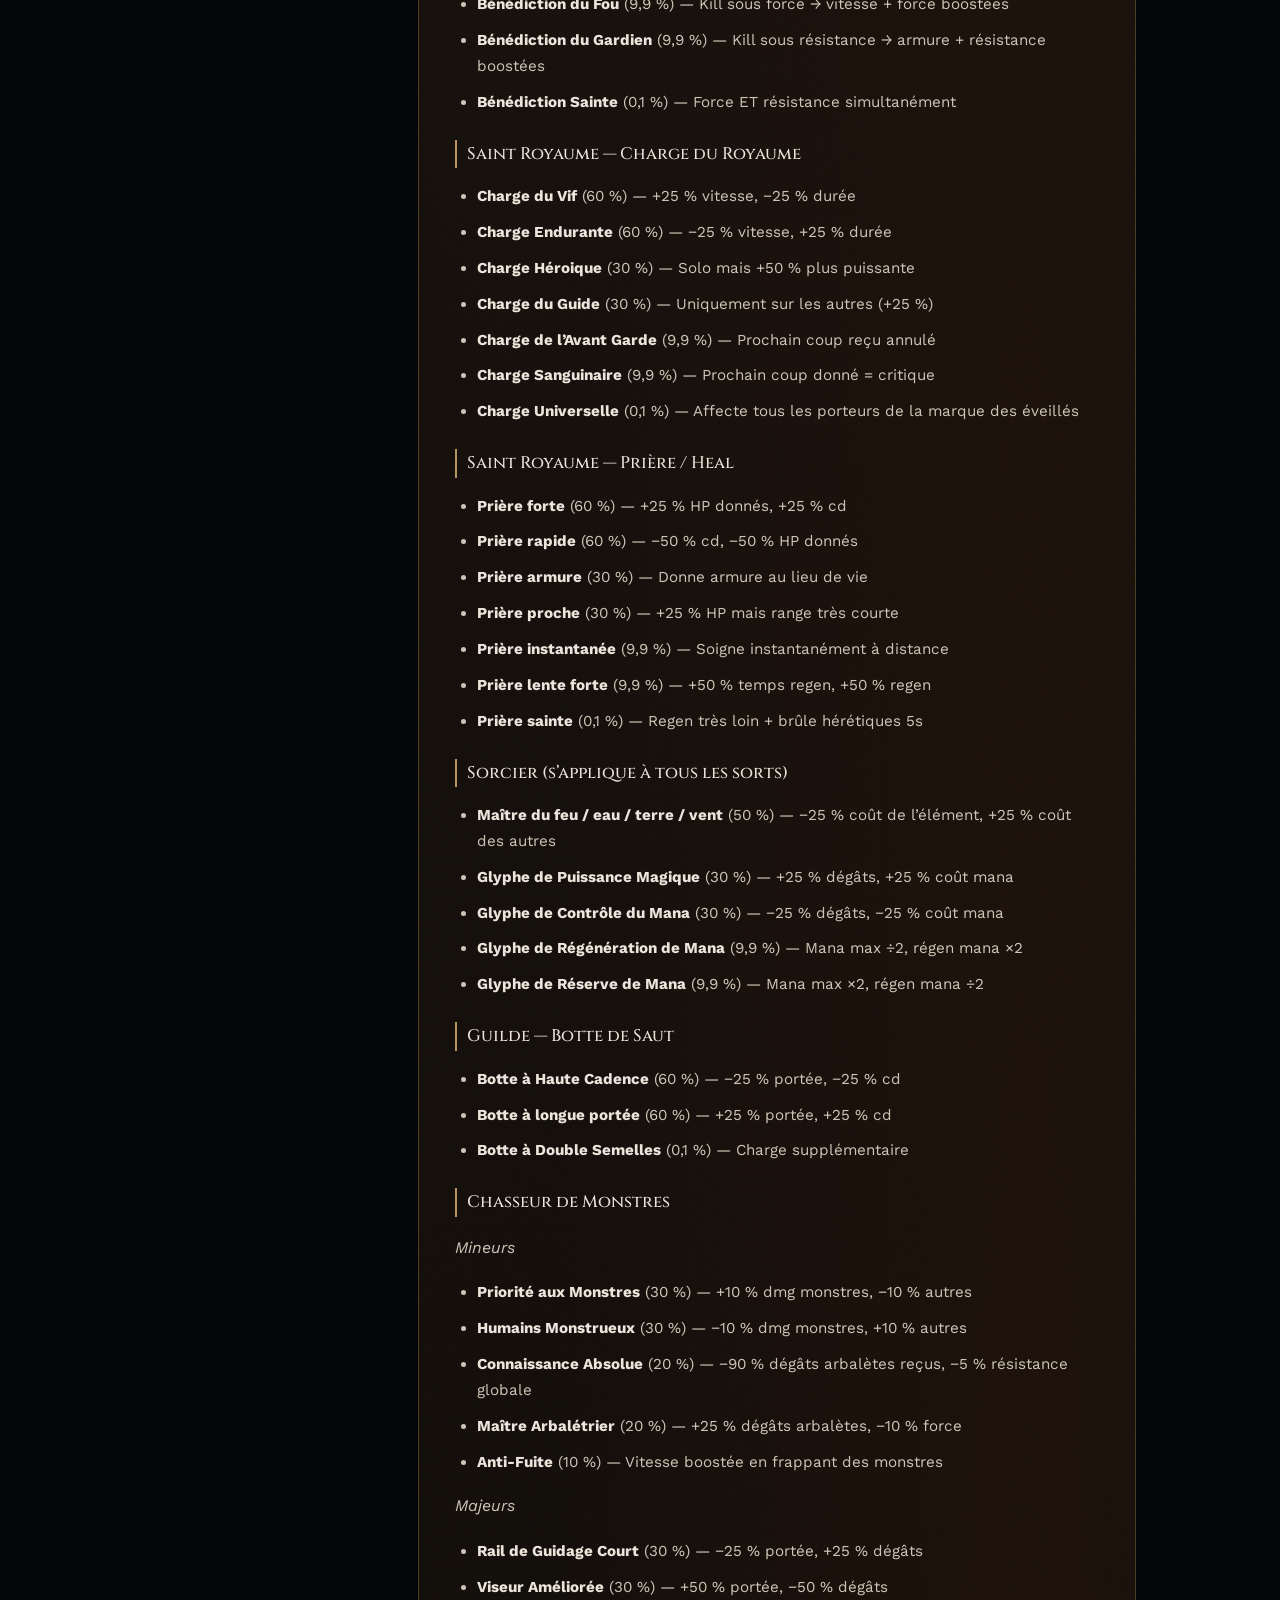
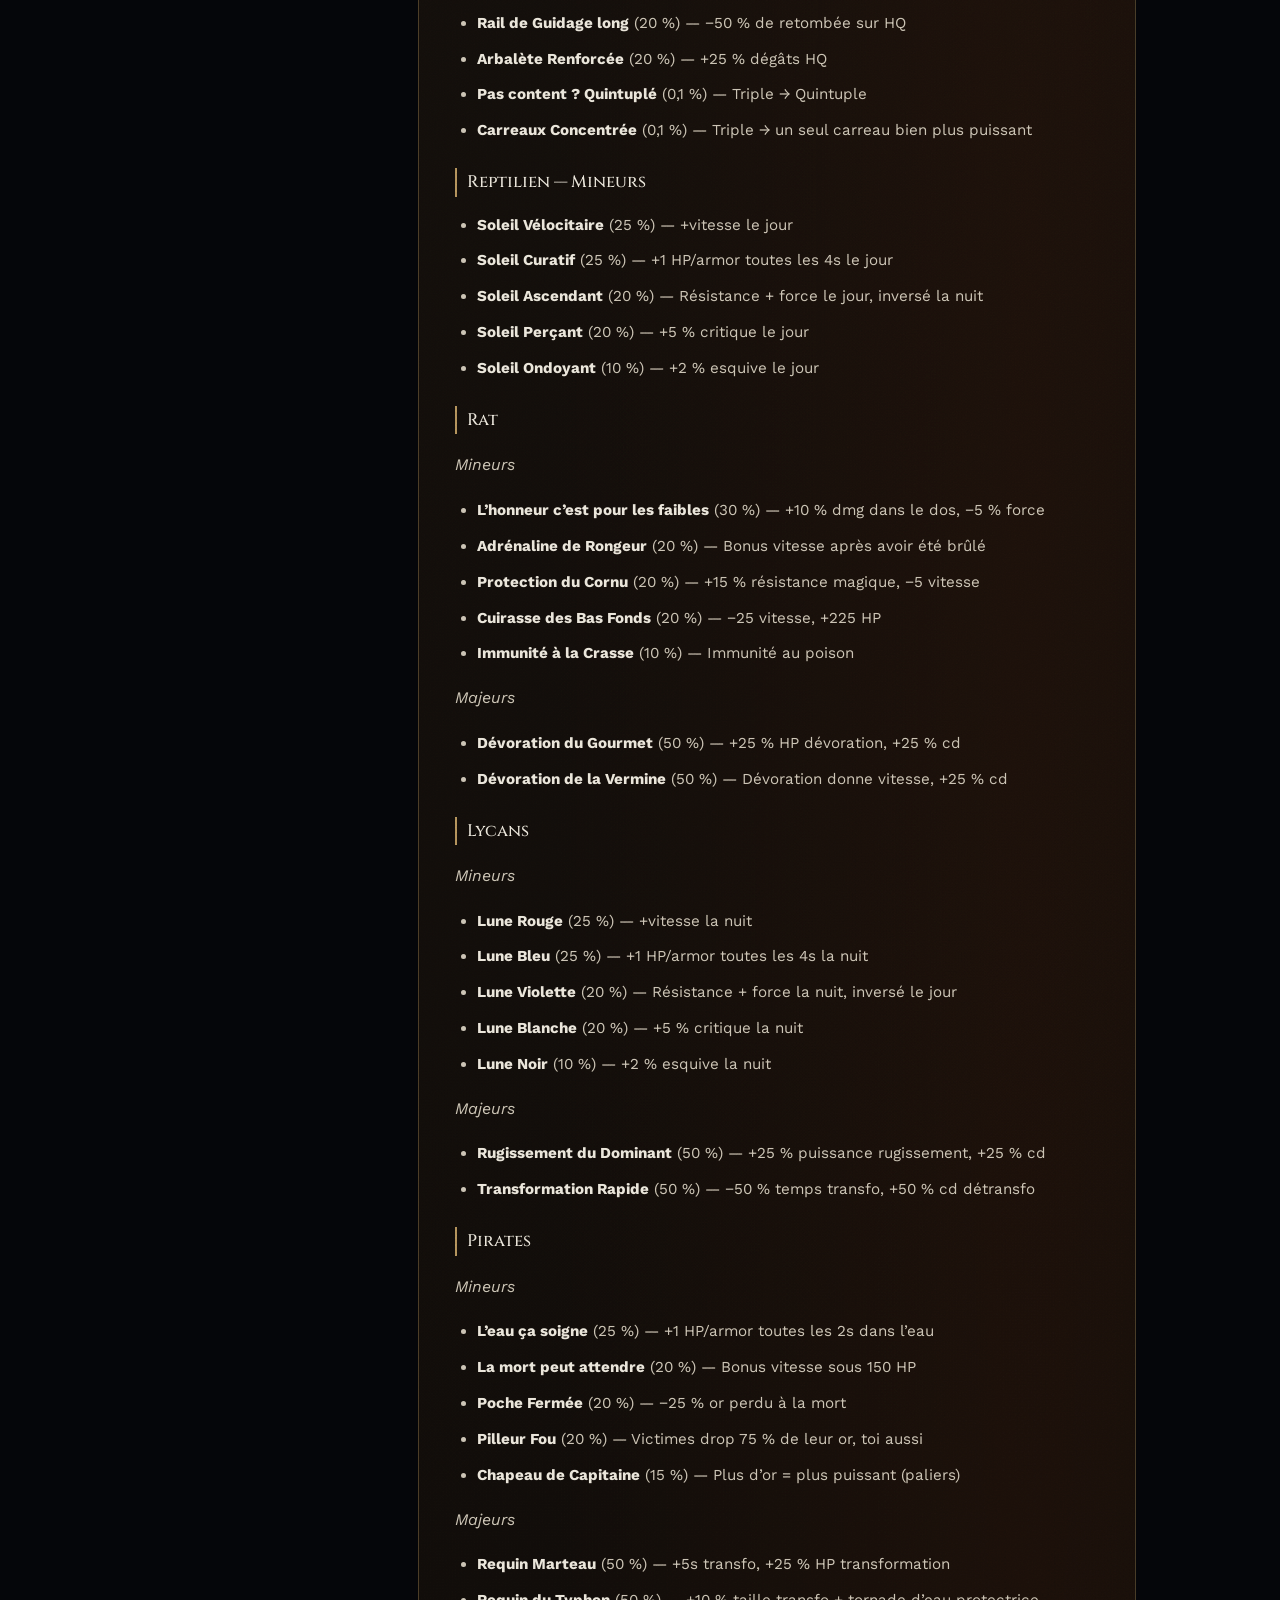
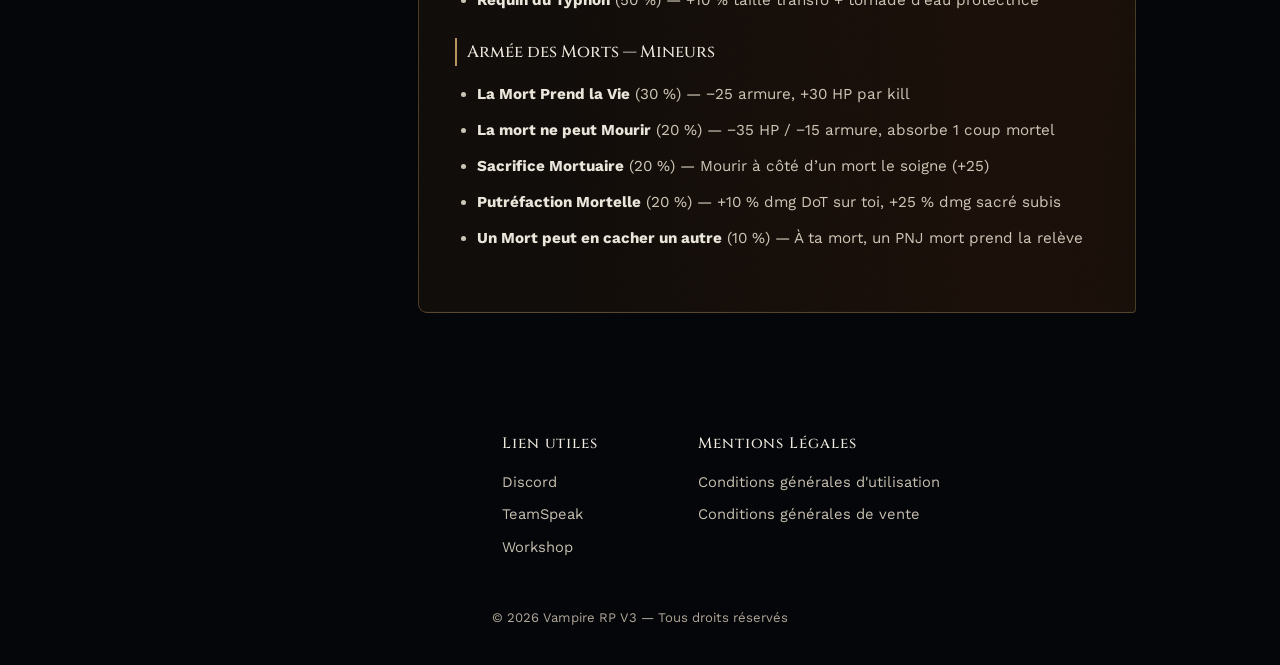
<file: infos.html>
<!doctype html>
<html lang="fr">
  <head>
    <meta charset="UTF-8" />
    <meta name="viewport" content="width=device-width, initial-scale=1.0" />
    <meta name="description" content="Informations serveur Vampire RP V3 — Lignées, niveaux, incursions, glyphes." />
    <title>Infos Serveur — Vampire RP V3</title>
    <link rel="shortcut icon" href="logo.png" />
    <link rel="preconnect" href="https://fonts.googleapis.com" />
    <link rel="preconnect" href="https://fonts.gstatic.com" crossorigin />
    <link href="https://fonts.googleapis.com/css2?family=Cinzel:wght@500;700&family=Work+Sans:wght@400;500;600&display=swap" rel="stylesheet" />
    <link rel="stylesheet" href="style.css" />
  </head>
  <body>
    <header class="site-header">
      <div class="header-inner">
        <div class="header-left">
          <a href="index.html" class="logo-home" aria-label="Retour à l'accueil">
            <img src="logo.png" alt="Logo Vampire RP V3" />
          </a>
          <a href="https://discord.gg/UvqNCvHMnk" target="_blank" rel="noopener noreferrer" class="brand-mark discord-mark" aria-label="Rejoindre le Discord">
            <svg class="discord-svg" viewBox="0 0 127.14 96.36" role="img">
              <path d="M107.7,8.07A105.15,105.15,0,0,0,81.47,0a72.06,72.06,0,0,0-3.36,6.83A97.68,97.68,0,0,0,49,6.83,72.37,72.37,0,0,0,45.64,0,105.89,105.89,0,0,0,19.39,8.09C2.79,32.65-1.71,56.6.54,80.21h0A105.73,105.73,0,0,0,32.71,96.36,77.7,77.7,0,0,0,39.6,85.25a68.42,68.42,0,0,1-10.85-5.18c.91-.66,1.8-1.34,2.66-2a75.57,75.57,0,0,0,64.32,0c.87.71,1.76,1.39,2.66,2a68.68,68.68,0,0,1-10.87,5.19,77,77,0,0,0,6.89,11.1A105.25,105.25,0,0,0,126.6,80.22h0C129.24,52.84,122.09,29.11,107.7,8.07ZM42.45,65.69C36.18,65.69,31,60,31,53s5-12.74,11.43-12.74S54,46,53.89,53,48.84,65.69,42.45,65.69Zm42.24,0C78.41,65.69,73.25,60,73.25,53s5-12.74,11.44-12.74S96.23,46,96.12,53,91.08,65.69,84.69,65.69Z"/>
            </svg>
          </a>
          <a href="ts3server://94.250.223.28:15071" class="brand-mark teamspeak-mark" aria-label="TeamSpeak">
            <div class="teamspeak-icon" role="img" aria-label="Logo TeamSpeak"></div>
          </a>
        </div>
        <nav class="main-nav" aria-label="Navigation principale">
          <a href="reglement.html" class="nav-link">Règlement</a>
          <a href="https://steamcommunity.com/sharedfiles/filedetails/?id=3038532405" target="_blank" rel="noopener noreferrer" class="nav-link">Workshop</a>
          <a href="https://vampire-rp.tebex.io" target="_blank" rel="noopener noreferrer" class="nav-link">Boutique</a>
          <a href="lore.html" class="nav-link">Lore</a>
          <a href="wiki.html" class="nav-link">Wiki</a>
        </nav>
        <div class="header-right">
          <div id="auth-button" class="auth-button"></div>
          <button class="nav-toggle" id="nav-toggle" aria-label="Ouvrir le menu" aria-expanded="false" aria-controls="mobile-nav">
            <span></span><span></span><span></span>
          </button>
        </div>
      </div>
      <nav class="mobile-nav" id="mobile-nav" aria-label="Navigation mobile">
        <a href="reglement.html">Règlement</a>
        <a href="https://steamcommunity.com/sharedfiles/filedetails/?id=3038532405" target="_blank" rel="noopener noreferrer">Workshop</a>
        <a href="https://vampire-rp.tebex.io" target="_blank" rel="noopener noreferrer">Boutique</a>
        <a href="lore.html">Lore</a>
        <a href="wiki.html">Wiki</a>
      </nav>
    </header>

    <main class="legal-content with-sidebar">
      <div class="legal-hero">
        <img class="hero-seal" src="logo.png" alt="" />
        <h1 class="page-title small">Infos Serveur</h1>
        <p class="legal-date">Dark Medieval — Vampire RP V3</p>
        <div class="hero-divider">
          <span class="hero-divider-line"></span>
          <span class="hero-divider-dot">✦</span>
          <span class="hero-divider-line"></span>
        </div>
        <p class="legal-note">Connexion, lignées, niveaux, incursions et glyphes.</p>
      </div>

      <div class="legal-layout">
        <nav class="toc-sidebar toc-frame" aria-label="Sommaire des infos">
          <button type="button" class="toc-toggle" id="toc-toggle" aria-expanded="false" aria-controls="toc-body">
            <span>Sommaire</span>
            <svg class="toc-toggle-icon" viewBox="0 0 24 24" aria-hidden="true">
              <path d="M6 9l6 6 6-6" stroke="currentColor" stroke-width="2" fill="none" stroke-linecap="round" stroke-linejoin="round"/>
            </svg>
          </button>
          <div class="toc-body" id="toc-body">
          <ul>
            <li><a href="#connexion">Connexion &amp; Horaires</a></li>
            <li><a href="#lignes-sang">Lignées de Sang</a></li>
            <li><a href="#lignes-actives">Lignées Actives — Factions</a></li>
            <li><a href="#niveaux">Système de Niveaux</a></li>
            <li><a href="#incursions">Incursions</a></li>
            <li><a href="#glyphes">Glyphes</a></li>
          </ul>
          </div>
        </nav>

        <div class="legal-body parchment-panel">

          <h2 id="connexion">Connexion &amp; Horaires</h2>
          <ul>
            <li><strong>Horaires :</strong> Le serveur ouvre à <strong>17h00</strong> et ferme à <strong>2h00</strong> du matin.</li>
            <li><strong>IP :</strong> <code>162.19.94.181:27015</code></li>
            <li><strong>TeamSpeak :</strong> <code>94.250.223.28:15071</code></li>
            <li><strong>Discord :</strong> <a href="https://discord.gg/UvqNCvHMnk" target="_blank" rel="noopener noreferrer" style="color:var(--gold-bright)">discord.gg/UvqNCvHMnk</a></li>
            <li><strong>Boutique :</strong> <a href="https://vampire-rp.tebex.io" target="_blank" rel="noopener noreferrer" style="color:var(--gold-bright)">vampire-rp.tebex.io</a></li>
            <li><strong>Workshop :</strong> <a href="https://steamcommunity.com/sharedfiles/filedetails/?id=3038532405" target="_blank" rel="noopener noreferrer" style="color:var(--gold-bright)">Collection Steam</a></li>
          </ul>

          <h2 id="lignes-sang">Lignées de Sang</h2>
          <p>Les lignées de sang confèrent des bonus passifs selon leur rareté.</p>

          <h3>Lignée Commune (~8,33 %)</h3>
          <ul>
            <li><strong>Sang de Léonidas</strong> — +8 % de dégâts avec un lance</li>
            <li><strong>Sang de Loki</strong> — +8 % de dégâts sur les dagues et griffes</li>
            <li><strong>Sang du Roi Arthur</strong> — +8 % de dégâts sur les épées</li>
            <li><strong>Sang de Merlin</strong> — +8 % de dégâts sur les sorts</li>
            <li><strong>Sang de Robin des Bois</strong> — +8 % de dégâts sur les arcs et arbalètes</li>
            <li><strong>Sang de Gymmy</strong> — +8 % de dégâts sur les masses, haches et marteaux</li>
          </ul>

          <h3>Lignée Rare (~4,5 % / 2 %)</h3>
          <ul>
            <li><strong>Sang de Clovis</strong> — +40 HP maximum</li>
            <li><strong>Sang de Richard Cœur de Lion</strong> — −8 % de dégâts reçus (hors feu)</li>
            <li><strong>Sang de Jeanne d’Arc</strong> — Immunité à 60 % des dégâts liés au feu</li>
            <li><strong>Sang des Maudits</strong> — Récupération de 3 HP à chaque attaque touchée</li>
            <li><strong>Sang des Prophètes</strong> — +1 HP toutes les 2 secondes</li>
          </ul>

          <h3>Lignée Épique (~0,5 %)</h3>
          <ul>
            <li><strong>Sang de Ravaillac</strong> — +25 % de dégâts dans le dos + devient invisible lorsqu’il est accroupi</li>
            <li><strong>Sang de Guillaume Tell</strong> — Fait le plein de flèches à chaque touche et +5 % de dégâts arcs/arbalètes</li>
            <li><strong>Sang de Charlemagne</strong> — +100 HP (50 HP et 50 Mana pour les sorciers)</li>
            <li><strong>Sang de Pharaon</strong> — +1 HP et 1 d’armure toutes les 2 secondes</li>
            <li><strong>Sang de Hermès</strong> — +0,05 de vitesse (5 % de vitesse en plus)</li>
          </ul>

          <h3>Lignée Légendaire</h3>
          <ul>
            <li><strong>Sang de Clic-Clac</strong> (~29,92 %) — +0,1 de vitesse en skeleton et 50 HP supplémentaires</li>
            <li><strong>Sang de Skeegan (Péché)</strong> (~9,99 %) — +0,1 de vitesse en skeleton, 100 HP, +5 de damage et pas de bruit de pas</li>
          </ul>

          <h3>Lignée du Péché (~0,4 %)</h3>
          <ul>
            <li><strong>Sang de Judas</strong> — Multiplie les dégâts dans le dos</li>
            <li><strong>Sang de Yoichi</strong> — Multiplie les dégâts à l’arbalète et à l’arc</li>
            <li><strong>Sang Draconique</strong> — Brûlé vous soigne</li>
            <li><strong>Sang de Gilles de Rais</strong> — +100 HP et 25 d’armure à chaque élimination</li>
            <li><strong>Sang d’Ivar</strong> — Jusqu’à 50 % de force en fonction des PV manquants</li>
            <li><strong>Sang de Bjorn</strong> — Jusqu’à 30 % de résistance en fonction des PV manquants</li>
            <li><strong>Sang de Goliath</strong> — −150 HP et +300 d’armure</li>
            <li><strong>Sang du Draktar</strong> — Invisibilité pendant quelques secondes après une élimination</li>
            <li><strong>Sang de David</strong> — +15 % de taux de critique</li>
            <li><strong>Sang du Chevalier Vert</strong> — +5 % de taux d’esquive</li>
            <li><strong>Sang de César</strong> — Renforce Force et Résistance en fonction des HP</li>
          </ul>

          <h3>Lignée Mythique</h3>
          <ul>
            <li><strong>Sang Mythique</strong> (~0,09 %) — Combine les lignées Commune et Rare</li>
            <li><strong>Sang Ultime</strong> (~0,01 %) — Combine toutes les lignées Commune, Rare et Épique</li>
            <li><strong>Sang Divin</strong> (~0,01 %) — Combine toutes les lignées du Péché</li>
          </ul>

          <h2 id="lignes-actives">Lignées Actives — Factions</h2>

          <h3>Vampire</h3>
          <ul>
            <li><strong>Amon</strong> — Invisibilité pendant 3 secondes</li>
            <li><strong>Belzebuth</strong> — Nuée de chauve-souris qui inflige des dégâts sur la durée</li>
            <li><strong>Abbadon</strong> — Les prochains coups appliquent un saignement puissant</li>
            <li><strong>Astaroth</strong> — Invincibilité pendant 5 secondes</li>
            <li><strong>Lucifer</strong> — Zone de Drain de vie pendant 10 secondes</li>
            <li><strong>Premier</strong> — Bénédiction du Premier suivi d’explosion sanglante à répétition</li>
            <li><strong>Nuit</strong> — Invoque le pouvoir de l’Apôtre de la Nuit (scelle, aveugle, ralentit et inflige des dégâts)</li>
          </ul>

          <h3>Saint Royaume</h3>
          <ul>
            <li><strong>Uriel</strong> — Régénération de 50 HP sur 10 secondes</li>
            <li><strong>Azrael</strong> — Brûle les hérésies qui attaquent le lanceur pendant 10 secondes</li>
            <li><strong>Michel</strong> — Désarme l’adversaire</li>
            <li><strong>Raphaël</strong> — Invincibilité pendant 5 secondes</li>
            <li><strong>Gabriel</strong> — Brûle toutes les hérésies autour de vous pendant 10 secondes</li>
            <li><strong>Christus</strong> — Invoque une énorme croix pour imposer son jugement</li>
            <li><strong>Saint Roi</strong> — Le Saint Roi vient en aide et invoque la colère divine</li>
          </ul>

          <h3>Sorcier</h3>
          <ul>
            <li><strong>Spirituelle</strong> — Accélère la régénération de mana pendant 10 secondes</li>
            <li><strong>Fureur</strong> — +5 de dégâts sur vos sorts pendant 15 secondes</li>
            <li><strong>Mana</strong> — Se canalise pendant 10 secondes pour restaurer toute sa mana</li>
            <li><strong>Arcanes</strong> — Ralentit sa cible pendant 10 secondes</li>
            <li><strong>Fuite</strong> — Téléportation instantanée</li>
            <li><strong>Gandoulf</strong> — Vole à grande distance mana et vie de la cible</li>
            <li><strong>Infinie</strong> — Mana à réserve infinie pendant 10 secondes</li>
          </ul>

          <h3>Lycanthrope</h3>
          <ul>
            <li><strong>Nouvelle Lune</strong> — Immunité au Feu pendant 10 secondes</li>
            <li><strong>Éclipse lunaire</strong> — Croc qui inflige des dégâts et vous soigne du même montant</li>
            <li><strong>Pleine Lune</strong> — Augmentation de la vitesse durant 10 secondes</li>
            <li><strong>Lune de Sang</strong> — Hurlement violent qui perturbe et ralentit les adversaires</li>
            <li><strong>Carnage</strong> — Accès à un déplacement à 4 pattes + attaque renforcée à chaque changement de course</li>
          </ul>

          <h3>Chasseur de Monstre</h3>
          <ul>
            <li><strong>Éclaireur</strong> — Recharge l’entièreté de votre carquois</li>
            <li><strong>Furtif</strong> — Déclenche une fumigène proche de vous</li>
            <li><strong>Fugitif</strong> — Puissant bond en arrière</li>
            <li><strong>Traqueur</strong> — Permet de traquer une cible (visible même à distance) + dégâts</li>
            <li><strong>Boucherie</strong> — Rage : plus de dégâts aux monstres, soin et boost de vitesse si kill sous rage</li>
          </ul>

          <h3>Armée des Morts</h3>
          <ul>
            <li><strong>Ier Empereur</strong> — Invincibilité temporaire, les coups reçus vous soignent</li>
            <li><strong>IIème Empereur</strong> — Ralentit les cibles autour de vous</li>
            <li><strong>IIIème Empereur</strong> — Intouchable, feignez la mort et récupérez des PV pendant 10 secondes</li>
            <li><strong>IVème Empereur</strong> — Si vous mourez après activation, vous ressuscitez soigné</li>
            <li><strong>Prométhée</strong> — Châtiment de Prométhée (dégâts selon les PV actuels de la cible)</li>
          </ul>

          <h3>Guilde</h3>
          <ul>
            <li><strong>Discorde de Lorzac</strong> — Vos menottes sont retirées, les portes autour s’ouvrent</li>
            <li><strong>La Bête</strong> — Bonus temporaire dans toutes les stats, légère perte de vie à la fin</li>
            <li><strong>Margoloulou</strong> — Au prochain coup reçu, l’attaquant reçoit une vague de vision mystique</li>
            <li><strong>Pierre de Foyer</strong> — Retour à la Guilde si non touché (auto en combat)</li>
            <li><strong>Prague</strong> — Invoque des Héros de la Guilde pour une raclée</li>
          </ul>

          <h3>Pirate</h3>
          <ul>
            <li><strong>Main d’Or</strong> — +5 de dégât pur pendant 10 secondes (coût 10 pièces d’or par coup)</li>
            <li><strong>Kogan</strong> — Vole instantanément un % des pièces d’or de la cible</li>
            <li><strong>Morrissey</strong> — Obligation de fuite pendant 10 secondes + énorme bonus de vitesse</li>
            <li><strong>Sirène</strong> — 3 vagues de hurlements (dégâts, perturbation, obscurcissement caméra)</li>
            <li><strong>Fou</strong> — Énorme boulet de canon qui rase la zone devant vous</li>
          </ul>

          <h3>Rat</h3>
          <ul>
            <li><strong>Queek</strong> — Boost de 5 de dégât pendant 10 secondes</li>
            <li><strong>Skrolk</strong> — Les 2 prochains coups appliquent du poison</li>
            <li><strong>Ikit</strong> — Si vous mourez dans les 20 prochaines secondes, vous explosez</li>
            <li><strong>Snitch</strong> — Invisibilité pendant 10 secondes (ou si touché)</li>
            <li><strong>Rat Cornu</strong> — Boost de dégât, résistance et vitesse ; tombe à 1 HP au bout d’une minute</li>
            <li><strong>Dragomir</strong> — Forme d’un de ses généraux + irradiation et poison</li>
          </ul>

          <h3>Reptilien</h3>
          <ul>
            <li><strong>Pluton</strong> — Régénération de 1 HP toutes les 2 secondes pendant 2 minutes</li>
            <li><strong>Étoile Polaire</strong> — Invisibilité tant qu’il ne bouge pas</li>
            <li><strong>Betelgeuse</strong> — Charge pendant 3 secondes et inflige des dégâts</li>
            <li><strong>Loki</strong> — Flash qui aveugle pendant 1 seconde (2 fois)</li>
            <li><strong>Soleil</strong> — Boost de HP le jour (nerf vitesse) / Boost de scale la nuit (nerf vie)</li>
            <li><strong>Rigel</strong> — Invoque une partie d’un soleil bleu qui calcine la zone</li>
          </ul>

          <h3>Nain</h3>
          <ul>
            <li><strong>Fer</strong> — +50 d’armure en 10 secondes</li>
            <li><strong>Argent</strong> — Aveugle celui qui l’attaque (1 fois par personne) pendant 30 secondes</li>
            <li><strong>Or</strong> — Un grand saut sans dégât de chute</li>
            <li><strong>Fer Noir</strong> — +100 d’armure d’un coup</li>
            <li><strong>Mythril</strong> — +10 de résistance (et nerf vitesse) pendant 1 minute</li>
          </ul>
                    <!-- NIVEAUX -->
          <h2 id="niveaux">Système de Niveaux &amp; Domaines</h2>
          <p>
            Les niveaux (statistiques) augmentent avec le temps d’activité.
            Vous pouvez attribuer des points via l’autel présent dans chaque grande ville.
          </p>
          <p>
            <strong>Stats possibles :</strong> Un passif niveau 50 puis un actif niveau 100
            (niveau maximum d’une stat, puis possibilité de Rebirth au level 100,
            ce qui augmente la puissance du bonus et remet les niveaux à 0.
            Nombre de rebirth max par domaine : <strong>3</strong>).
          </p>

          <h3>Domaine de la Vitalité</h3>
          <ul>
            <li><strong>Passif :</strong> 10 % de vie maximale en plus</li>
            <li><strong>Actif :</strong> Soin personnel sur la durée</li>
          </ul>

          <h3>Domaine de la Protection</h3>
          <ul>
            <li><strong>Passif :</strong> Dégâts reçus moins élevés quand vous avez de l’armure</li>
            <li><strong>Actif :</strong> Armure temporaire</li>
          </ul>

          <h3>Domaine de l’Agilité</h3>
          <ul>
            <li><strong>Passif :</strong> Augmentation temporaire de la vitesse après avoir reçu un coup (sous cooldown)</li>
            <li><strong>Actif :</strong> Saut en longueur</li>
          </ul>

          <h3>Domaine de la Force</h3>
          <ul>
            <li><strong>Passif :</strong> Au 3ᵉ coup donné en moins de 10 secondes, augmentation des dégâts</li>
            <li><strong>Actif :</strong> Multiplie les dégâts de votre prochain coup</li>
          </ul>

          <h3>Domaine de la Robustesse</h3>
          <ul>
            <li><strong>Passif :</strong> Au 3ᵉ coup reçu en moins de 10 secondes, diminution des dégâts reçus</li>
            <li><strong>Actif :</strong> Côte épineuse qui renvoie une partie des dégâts</li>
          </ul>

          <h3>Domaine du Critique</h3>
          <ul>
            <li><strong>Passif :</strong> Applique un ralentissement lors d’un coup critique</li>
            <li><strong>Actif :</strong> Augmente les chances de Coup Critique pendant 15 secondes</li>
          </ul>

          <h3>Domaine du Mana</h3>
          <ul>
            <li><strong>Passif :</strong> Augmente la regen passif du mana</li>
            <li><strong>Actif :</strong> Redonne une grande quantité de mana</li>
          </ul>

          <h3>Domaine de l’Esquive</h3>
          <ul>
            <li><strong>Passif :</strong> Après une esquive, augmente les dégâts de votre prochain coup</li>
            <li><strong>Actif :</strong> Assure l’esquive du prochain coup reçu</li>
          </ul>

          <p>
            <strong>Astuce Rebirth :</strong> les Rebirth permettent de revenir au niveau 0,
            ce qui rend le gain d’XP beaucoup plus rapide. Il est plus facile de monter
            de 0 à 100 qu’au-dessus du level 100 (sans rebirth).
            Une fois le level 100 atteint, vous pouvez définir une touche (bind) pour activer votre actif
            dans le menu de l’autel d’expérience.
          </p>

          <!-- INCURSIONS -->
          <h2 id="incursions">Incursions</h2>
          <p>
            Les Incursions sont des affrontements mêlant factions principales + sorciers d’un côté,
            et clans de l’autre. L’accès se fait par de mystérieux portails qui transportent les armées
            vers des lieux remplis de ressources limitées.
          </p>
          <p>
            Le camp vainqueur obtient une ressource essentielle à l’évolution passive via le RP passif
            (dont les suivis RP). Pour remporter l’incursion, il suffit de trouver le drapeau
            (6 emplacements pour les factions, 3 pour les clans) et de le capturer (appuyer 4 minutes).
            Le drapeau se supprime automatiquement à la fin de sa capture.
          </p>

          <h3>Règles</h3>
          <ul>
            <li>L’accès au champ de bataille se fait via un portail annoncé au moins 10 minutes avant</li>
            <li>Les Incursions ont lieu plusieurs fois par semaine (entre 2 et 4 fois selon l’effectif)</li>
            <li>La seule aide externe autorisée est celle des animaux domptés et des aventuriers</li>
            <li>Les Incursions des clans et des factions se déroulent en même temps</li>
            <li>Zone spéciale située hors de la carte classique</li>
            <li>Deux ressources peuvent être remportées selon la durée et la difficulté</li>
            <li>Il est autorisé d’échanger des ressources avec un clan ou une faction</li>
            <li>Le portail d’entrée initial se fermera au bout d’une minute</li>
            <li>Pour sortir sans attendre la fin, il faut trouver un portail de fuite</li>
          </ul>

          <h3>Récompenses — Factions principales</h3>
          <ul>
            <li><strong>Gemme Rouge</strong> — Suivis liés aux pouvoirs Offensif</li>
            <li><strong>Gemme Bleu</strong> — Suivis liés aux pouvoirs Défensif</li>
            <li><strong>Gemme Verte</strong> — Suivis liés aux pouvoirs de Soutien</li>
          </ul>

          <h3>Récompenses — Clans</h3>
          <ul>
            <li><strong>Stock de Ravitaillement</strong> — Suivis liés à l’artisanat</li>
            <li><strong>Pierre de Rune</strong> — Suivis liés aux améliorations physiques</li>
            <li><strong>Manuscrit Ancien</strong> — Suivis liés à la recherche</li>
          </ul>
          <p>
            Les suivis RP nécessitant une de ces ressources sont liés à des gains importants.
            Exemple : vous n’aurez pas besoin d’une Gemme Verte pour un simple suivi de bandage.
            Si l’objectif de votre suivi est clair, votre narrateur vous indiquera avant le début
            les ressources nécessaires à son accomplissement.
          </p>

          <!-- GLYPHES -->
          <h2 id="glyphes">Glyphes</h2>
          <p>
            Total : 10 factions, ~110 glyphes.<br />
            Rareté indicative : <strong>60/50 %</strong> = Commun · <strong>30/25/20 %</strong> = Rare ·
            <strong>15/10/9,9 %</strong> = Épique · <strong>0,1 %</strong> = Légendaire.
          </p>

          <h3>Vampire — Morsure</h3>
          <ul>
            <li><strong>Morsure Profonde</strong> (60 %) — +25 % portée, +25 % cooldown</li>
            <li><strong>Morsure Rapide</strong> (60 %) — −25 % cooldown, −25 % portée</li>
            <li><strong>Morsure de Rage</strong> (30 %) — Bonus de vitesse après morsure</li>
            <li><strong>Morsure du Tueur</strong> (30 %) — Kill/assistance (5s) reset le cooldown</li>
            <li><strong>Morsure du Vif</strong> (9,9 %) — Esquive le prochain coup ennemi après morsure</li>
            <li><strong>Morsure Lourde</strong> (9,9 %) — Onde de choc à l’atterrissage (50 dmg, 200 rayon)</li>
            <li><strong>Morsure à Double Face</strong> (0,1 %) — Ajoute une seconde charge de Morsure</li>
          </ul>

          <h3>Vampire — Régénération personnelle</h3>
          <ul>
            <li><strong>Régénération Rapide</strong> (60 %) — +25 % soin, +25 % cooldown</li>
            <li><strong>Régénération à Répétition</strong> (60 %) — −90 % cd, −90 % soin</li>
            <li><strong>Régénération d’Assistance</strong> (30 %) — Soigne un vampire visé à ta place (+25 %)</li>
            <li><strong>Régénération Ambidextre</strong> (30 %) — 2ᵉ charge, +50 % cd sur les deux</li>
            <li><strong>Régénération Goliath</strong> (9,9 %) — +10 % résistance 15s après régen</li>
            <li><strong>Régénération Traqueur</strong> (9,9 %) — +13 % force 15s après régen</li>
            <li><strong>Régénération Titanesque</strong> (0,1 %) — Soigne 25 % des PV manquants</li>
          </ul>

          <h3>Vampire — Obsession</h3>
          <ul>
            <li><strong>Obsession de Zone II</strong> (60 %) — Perd obsession ciblée, double durée zone</li>
            <li><strong>Obsession Ciblé II</strong> (60 %) — Perd obsession zone, double durée ciblée</li>
            <li><strong>Obsession Ciblé III</strong> (30 %) — +50 % puissance, −50 % durée ciblée</li>
            <li><strong>Obsession de Zone III</strong> (30 %) — +50 % puissance, −50 % durée zone</li>
            <li><strong>Obsession du Charognard</strong> (9,9 %) — Tuer obsession ciblée soigne 25 % HP manquants</li>
            <li><strong>Obsession de la Démence</strong> (9,9 %) — Tuer obsession zone → prochain coup critique</li>
            <li><strong>Obsession Hybride</strong> (0,1 %) — Permet une obsession ciblée de zone</li>
          </ul>

          <h3>Vampire — Vision Vampirique</h3>
          <ul>
            <li><strong>Vision de l’Aigle</strong> (60 %) — +25 % portée mais plus à travers murs</li>
            <li><strong>Vision du Perver</strong> (60 %) — Vision ciblable, la cible brille longtemps</li>
            <li><strong>Vision Attentive</strong> (30 %) — +10 % portée mais vampires invisibles</li>
            <li><strong>Vision Concentrée</strong> (30 %) — Actif +25 % portée (120s/120s cd)</li>
            <li><strong>Vision Chauve Souris</strong> (9,9 %) — Actif sonar révélant tes proches aux vampires</li>
            <li><strong>Vision Presque Parfaite</strong> (0,1 %) — Actif d’immunité aux aveuglements (30s / 120s cd)</li>
          </ul>

          <h3>Vampire — Transfusion Sanguine</h3>
          <ul>
            <li><strong>Transfusion Lourde</strong> (60 %) — +25 % HP donné, +25 % HP pris</li>
            <li><strong>Transfusion Légère</strong> (60 %) — −25 % cd, −25 % HP donné</li>
            <li><strong>Transfusion d’Armure</strong> (30 %) — Consomme ton armure pour régen armure de la cible</li>
            <li><strong>Transfusion Instable</strong> (30 %) — Double HP donné mais désagrégation temporelle</li>
            <li><strong>Transfusion Égoiste</strong> (9,9 %) — Peut prendre des HP à un autre vampire</li>
            <li><strong>Transfusion Maîtrisé</strong> (9,9 %) — Donne sans perdre</li>
            <li><strong>Transfusion Divergente</strong> (0,1 %) — Peut être utilisée à grande distance</li>
          </ul>

          <h3>Vampire — Vol</h3>
          <ul>
            <li><strong>Vol Frénétique</strong> (60 %) — Cooldown +50 %, durée de vol +50 %</li>
            <li><strong>Vol Endurant</strong> (30 %) — Cooldown −50 %, durée de vol −50 %</li>
            <li><strong>Vol Fulgurant</strong> (9,9 %) — Vitesse de vol +50 %, durée de vol −50 %</li>
            <li><strong>Vol Infini</strong> (30 %) — Pas de durée de vol</li>
          </ul>

          <h3>Saint Royaume — Crucifix</h3>
          <ul>
            <li><strong>Crucifix Purificateur</strong> (60 %) — −50 % dégâts initiaux, ×2 durée feu sur hérésies</li>
            <li><strong>Crucifix de Grande Taille</strong> (60 %) — ×2 portée, −50 % dégâts initiaux</li>
            <li><strong>Crucifix Aveuglant</strong> (30 %) — Remplace dégâts par aveuglement</li>
            <li><strong>Crucifix Bienfaiteur</strong> (30 %) — Soigne ceux qui partagent votre Foi</li>
            <li><strong>Crucifix du Protecteur</strong> (9,9 %) — +10 % résistance 15s après</li>
            <li><strong>Crucifix du Guerrier</strong> (9,9 %) — +13 % force 15s après</li>
            <li><strong>Crucifix du Messi</strong> (0,1 %) — Fait fuir hérésies + visions</li>
          </ul>

          <h3>Saint Royaume — Déplacement Divin / Blink</h3>
          <ul>
            <li><strong>Déplacement à Grande Portée</strong> (60 %) — +25 % portée, +25 % cd</li>
            <li><strong>Déplacement Rapide</strong> (60 %) — −25 % cd, −25 % portée</li>
            <li><strong>Déplacement du Chasseur</strong> (30 %) — Bonus vitesse après blink</li>
            <li><strong>Déplacement du Bourreau</strong> (30 %) — Kill/assistance 5s reset le cd</li>
            <li><strong>Déplacement du Boucher</strong> (9,9 %) — Prochain coup critique après blink</li>
            <li><strong>Déplacement Incendier</strong> (9,9 %) — Brûle les hérésies proches de la zone</li>
            <li><strong>Déplacement à Double Page</strong> (0,1 %) — 2ᵉ charge de blink</li>
          </ul>

          <h3>Saint Royaume — Bénédiction</h3>
          <ul>
            <li><strong>Bénédiction du Protecteur</strong> (60 %) — Perd force, ×2 durée résistance</li>
            <li><strong>Bénédiction du Guerrier</strong> (60 %) — Perd résistance, ×2 durée force</li>
            <li><strong>Bénédiction du Guerrier II</strong> (30 %) — −50 % durée, +50 % puissance force</li>
            <li><strong>Bénédiction du Protecteur II</strong> (30 %) — −50 % durée, +50 % puissance résistance</li>
            <li><strong>Bénédiction du Fou</strong> (9,9 %) — Kill sous force → vitesse + force boostées</li>
            <li><strong>Bénédiction du Gardien</strong> (9,9 %) — Kill sous résistance → armure + résistance boostées</li>
            <li><strong>Bénédiction Sainte</strong> (0,1 %) — Force ET résistance simultanément</li>
          </ul>

          <h3>Saint Royaume — Charge du Royaume</h3>
          <ul>
            <li><strong>Charge du Vif</strong> (60 %) — +25 % vitesse, −25 % durée</li>
            <li><strong>Charge Endurante</strong> (60 %) — −25 % vitesse, +25 % durée</li>
            <li><strong>Charge Héroique</strong> (30 %) — Solo mais +50 % plus puissante</li>
            <li><strong>Charge du Guide</strong> (30 %) — Uniquement sur les autres (+25 %)</li>
            <li><strong>Charge de l’Avant Garde</strong> (9,9 %) — Prochain coup reçu annulé</li>
            <li><strong>Charge Sanguinaire</strong> (9,9 %) — Prochain coup donné = critique</li>
            <li><strong>Charge Universelle</strong> (0,1 %) — Affecte tous les porteurs de la marque des éveillés</li>
          </ul>

          <h3>Saint Royaume — Prière / Heal</h3>
          <ul>
            <li><strong>Prière forte</strong> (60 %) — +25 % HP donnés, +25 % cd</li>
            <li><strong>Prière rapide</strong> (60 %) — −50 % cd, −50 % HP donnés</li>
            <li><strong>Prière armure</strong> (30 %) — Donne armure au lieu de vie</li>
            <li><strong>Prière proche</strong> (30 %) — +25 % HP mais range très courte</li>
            <li><strong>Prière instantanée</strong> (9,9 %) — Soigne instantanément à distance</li>
            <li><strong>Prière lente forte</strong> (9,9 %) — +50 % temps regen, +50 % regen</li>
            <li><strong>Prière sainte</strong> (0,1 %) — Regen très loin + brûle hérétiques 5s</li>
          </ul>

          <h3>Sorcier (s’applique à tous les sorts)</h3>
          <ul>
            <li><strong>Maître du feu / eau / terre / vent</strong> (50 %) — −25 % coût de l’élément, +25 % coût des autres</li>
            <li><strong>Glyphe de Puissance Magique</strong> (30 %) — +25 % dégâts, +25 % coût mana</li>
            <li><strong>Glyphe de Contrôle du Mana</strong> (30 %) — −25 % dégâts, −25 % coût mana</li>
            <li><strong>Glyphe de Régénération de Mana</strong> (9,9 %) — Mana max ÷2, régen mana ×2</li>
            <li><strong>Glyphe de Réserve de Mana</strong> (9,9 %) — Mana max ×2, régen mana ÷2</li>
          </ul>

          <h3>Guilde — Botte de Saut</h3>
          <ul>
            <li><strong>Botte à Haute Cadence</strong> (60 %) — −25 % portée, −25 % cd</li>
            <li><strong>Botte à longue portée</strong> (60 %) — +25 % portée, +25 % cd</li>
            <li><strong>Botte à Double Semelles</strong> (0,1 %) — Charge supplémentaire</li>
          </ul>

          <h3>Chasseur de Monstres</h3>
          <p><em>Mineurs</em></p>
          <ul>
            <li><strong>Priorité aux Monstres</strong> (30 %) — +10 % dmg monstres, −10 % autres</li>
            <li><strong>Humains Monstrueux</strong> (30 %) — −10 % dmg monstres, +10 % autres</li>
            <li><strong>Connaissance Absolue</strong> (20 %) — −90 % dégâts arbalètes reçus, −5 % résistance globale</li>
            <li><strong>Maître Arbalétrier</strong> (20 %) — +25 % dégâts arbalètes, −10 % force</li>
            <li><strong>Anti-Fuite</strong> (10 %) — Vitesse boostée en frappant des monstres</li>
          </ul>
          <p><em>Majeurs</em></p>
          <ul>
            <li><strong>Rail de Guidage Court</strong> (30 %) — −25 % portée, +25 % dégâts</li>
            <li><strong>Viseur Améliorée</strong> (30 %) — +50 % portée, −50 % dégâts</li>
            <li><strong>Rail de Guidage long</strong> (20 %) — −50 % de retombée sur HQ</li>
            <li><strong>Arbalète Renforcée</strong> (20 %) — +25 % dégâts HQ</li>
            <li><strong>Pas content ? Quintuplé</strong> (0,1 %) — Triple → Quintuple</li>
            <li><strong>Carreaux Concentrée</strong> (0,1 %) — Triple → un seul carreau bien plus puissant</li>
          </ul>

          <h3>Reptilien — Mineurs</h3>
          <ul>
            <li><strong>Soleil Vélocitaire</strong> (25 %) — +vitesse le jour</li>
            <li><strong>Soleil Curatif</strong> (25 %) — +1 HP/armor toutes les 4s le jour</li>
            <li><strong>Soleil Ascendant</strong> (20 %) — Résistance + force le jour, inversé la nuit</li>
            <li><strong>Soleil Perçant</strong> (20 %) — +5 % critique le jour</li>
            <li><strong>Soleil Ondoyant</strong> (10 %) — +2 % esquive le jour</li>
          </ul>

          <h3>Rat</h3>
          <p><em>Mineurs</em></p>
          <ul>
            <li><strong>L’honneur c’est pour les faibles</strong> (30 %) — +10 % dmg dans le dos, −5 % force</li>
            <li><strong>Adrénaline de Rongeur</strong> (20 %) — Bonus vitesse après avoir été brûlé</li>
            <li><strong>Protection du Cornu</strong> (20 %) — +15 % résistance magique, −5 vitesse</li>
            <li><strong>Cuirasse des Bas Fonds</strong> (20 %) — −25 vitesse, +225 HP</li>
            <li><strong>Immunité à la Crasse</strong> (10 %) — Immunité au poison</li>
          </ul>
          <p><em>Majeurs</em></p>
          <ul>
            <li><strong>Dévoration du Gourmet</strong> (50 %) — +25 % HP dévoration, +25 % cd</li>
            <li><strong>Dévoration de la Vermine</strong> (50 %) — Dévoration donne vitesse, +25 % cd</li>
          </ul>

          <h3>Lycans</h3>
          <p><em>Mineurs</em></p>
          <ul>
            <li><strong>Lune Rouge</strong> (25 %) — +vitesse la nuit</li>
            <li><strong>Lune Bleu</strong> (25 %) — +1 HP/armor toutes les 4s la nuit</li>
            <li><strong>Lune Violette</strong> (20 %) — Résistance + force la nuit, inversé le jour</li>
            <li><strong>Lune Blanche</strong> (20 %) — +5 % critique la nuit</li>
            <li><strong>Lune Noir</strong> (10 %) — +2 % esquive la nuit</li>
          </ul>
          <p><em>Majeurs</em></p>
          <ul>
            <li><strong>Rugissement du Dominant</strong> (50 %) — +25 % puissance rugissement, +25 % cd</li>
            <li><strong>Transformation Rapide</strong> (50 %) — −50 % temps transfo, +50 % cd détransfo</li>
          </ul>

          <h3>Pirates</h3>
          <p><em>Mineurs</em></p>
          <ul>
            <li><strong>L’eau ça soigne</strong> (25 %) — +1 HP/armor toutes les 2s dans l’eau</li>
            <li><strong>La mort peut attendre</strong> (20 %) — Bonus vitesse sous 150 HP</li>
            <li><strong>Poche Fermée</strong> (20 %) — −25 % or perdu à la mort</li>
            <li><strong>Pilleur Fou</strong> (20 %) — Victimes drop 75 % de leur or, toi aussi</li>
            <li><strong>Chapeau de Capitaine</strong> (15 %) — Plus d’or = plus puissant (paliers)</li>
          </ul>
          <p><em>Majeurs</em></p>
          <ul>
            <li><strong>Requin Marteau</strong> (50 %) — +5s transfo, +25 % HP transformation</li>
            <li><strong>Requin du Typhon</strong> (50 %) — +10 % taille transfo + tornade d’eau protectrice</li>
          </ul>

          <h3>Armée des Morts — Mineurs</h3>
          <ul>
            <li><strong>La Mort Prend la Vie</strong> (30 %) — −25 armure, +30 HP par kill</li>
            <li><strong>La mort ne peut Mourir</strong> (20 %) — −35 HP / −15 armure, absorbe 1 coup mortel</li>
            <li><strong>Sacrifice Mortuaire</strong> (20 %) — Mourir à côté d’un mort le soigne (+25)</li>
            <li><strong>Putréfaction Mortelle</strong> (20 %) — +10 % dmg DoT sur toi, +25 % dmg sacré subis</li>
            <li><strong>Un Mort peut en cacher un autre</strong> (10 %) — À ta mort, un PNJ mort prend la relève</li>
          </ul>

        </div>
      </div>
    </main>

    <footer class="site-footer">
      <div class="footer-content">
        <div class="footer-grid">
          <div class="footer-col">
            <h4>Lien utiles</h4>
            <a href="https://discord.gg/UvqNCvHMnk" target="_blank" rel="noopener noreferrer">Discord</a>
            <a href="ts3server://94.250.223.28:15071">TeamSpeak</a>
            <a href="https://steamcommunity.com/sharedfiles/filedetails/?id=3038532405" target="_blank" rel="noopener noreferrer">Workshop</a>
          </div>
          <div class="footer-col">
            <h4>Mentions Légales</h4>
            <a href="cgu.html">Conditions générales d'utilisation</a>
            <a href="cgv.html">Conditions générales de vente</a>
          </div>
        </div>
        <p class="footer-copy">© 2026 Vampire RP V3 — Tous droits réservés</p>
      </div>
    </footer>

    <script src="script.js"></script>
  </body>
</html>
</file>
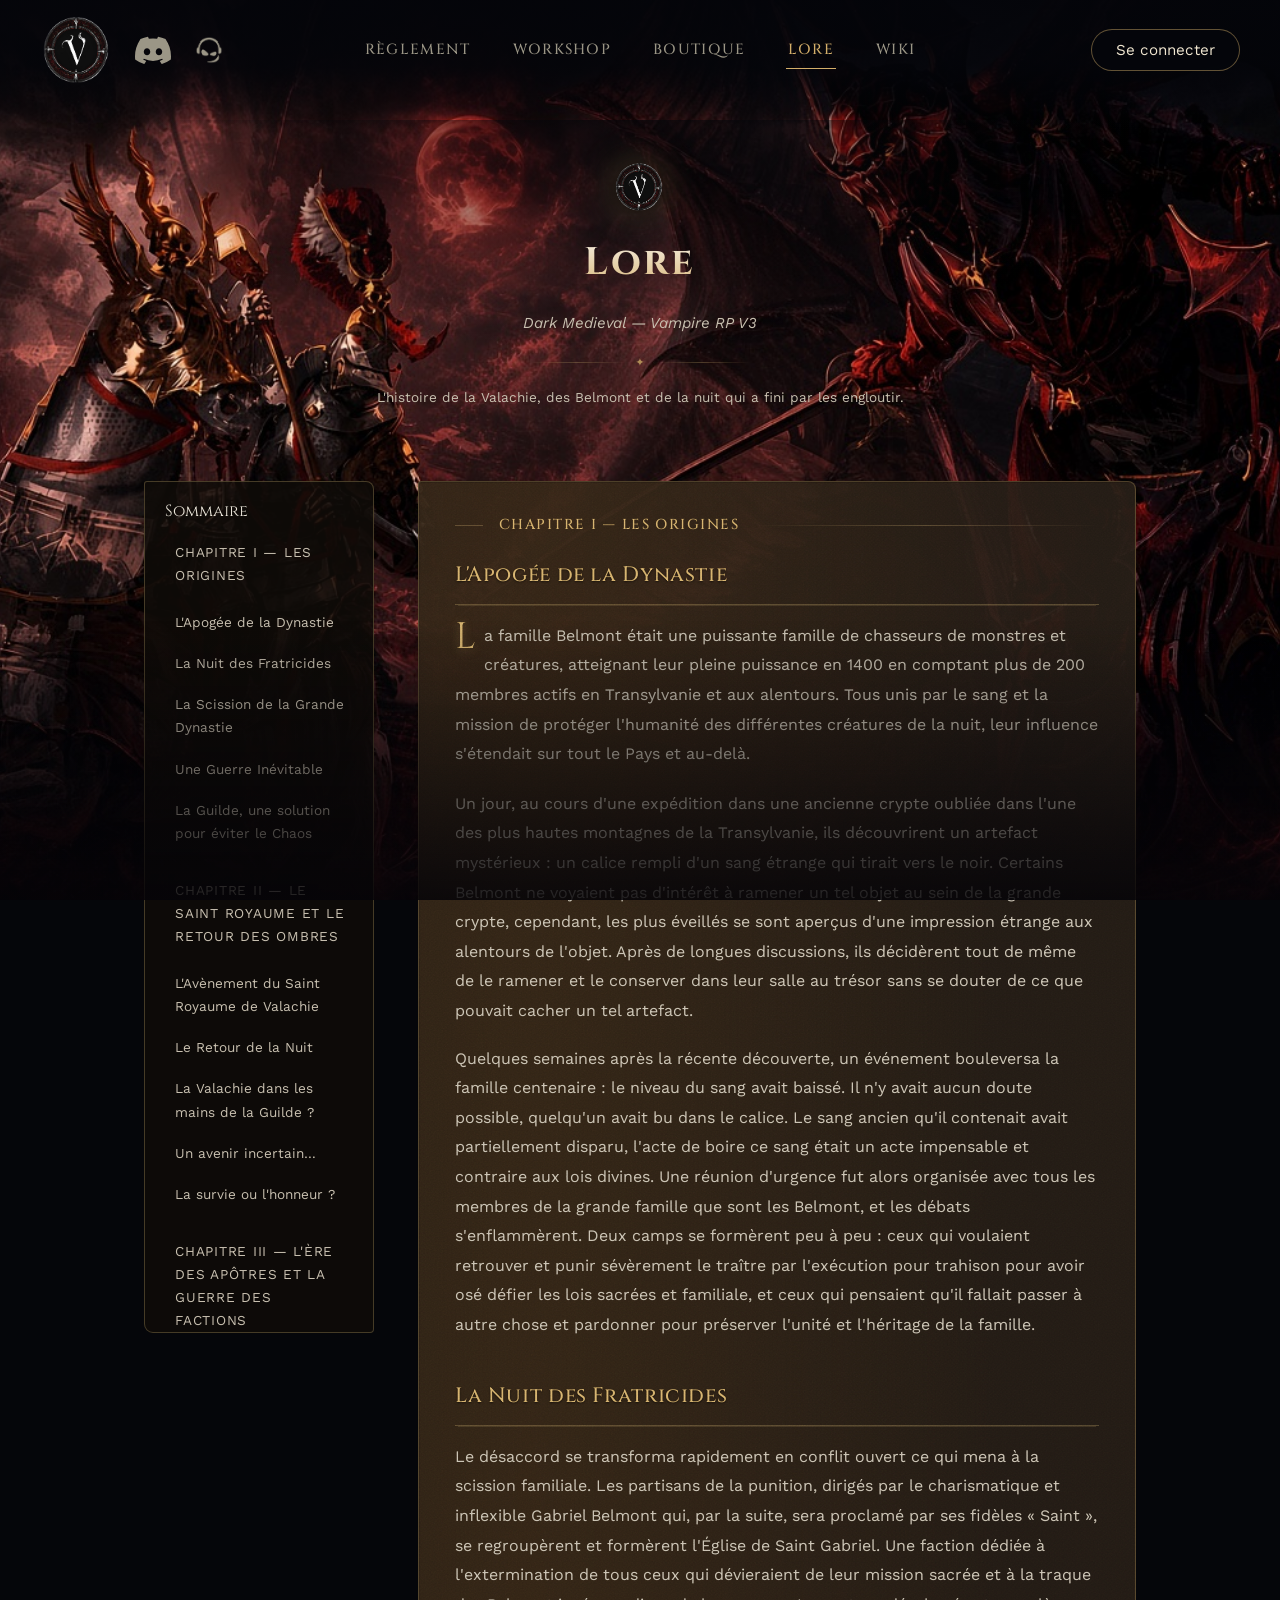
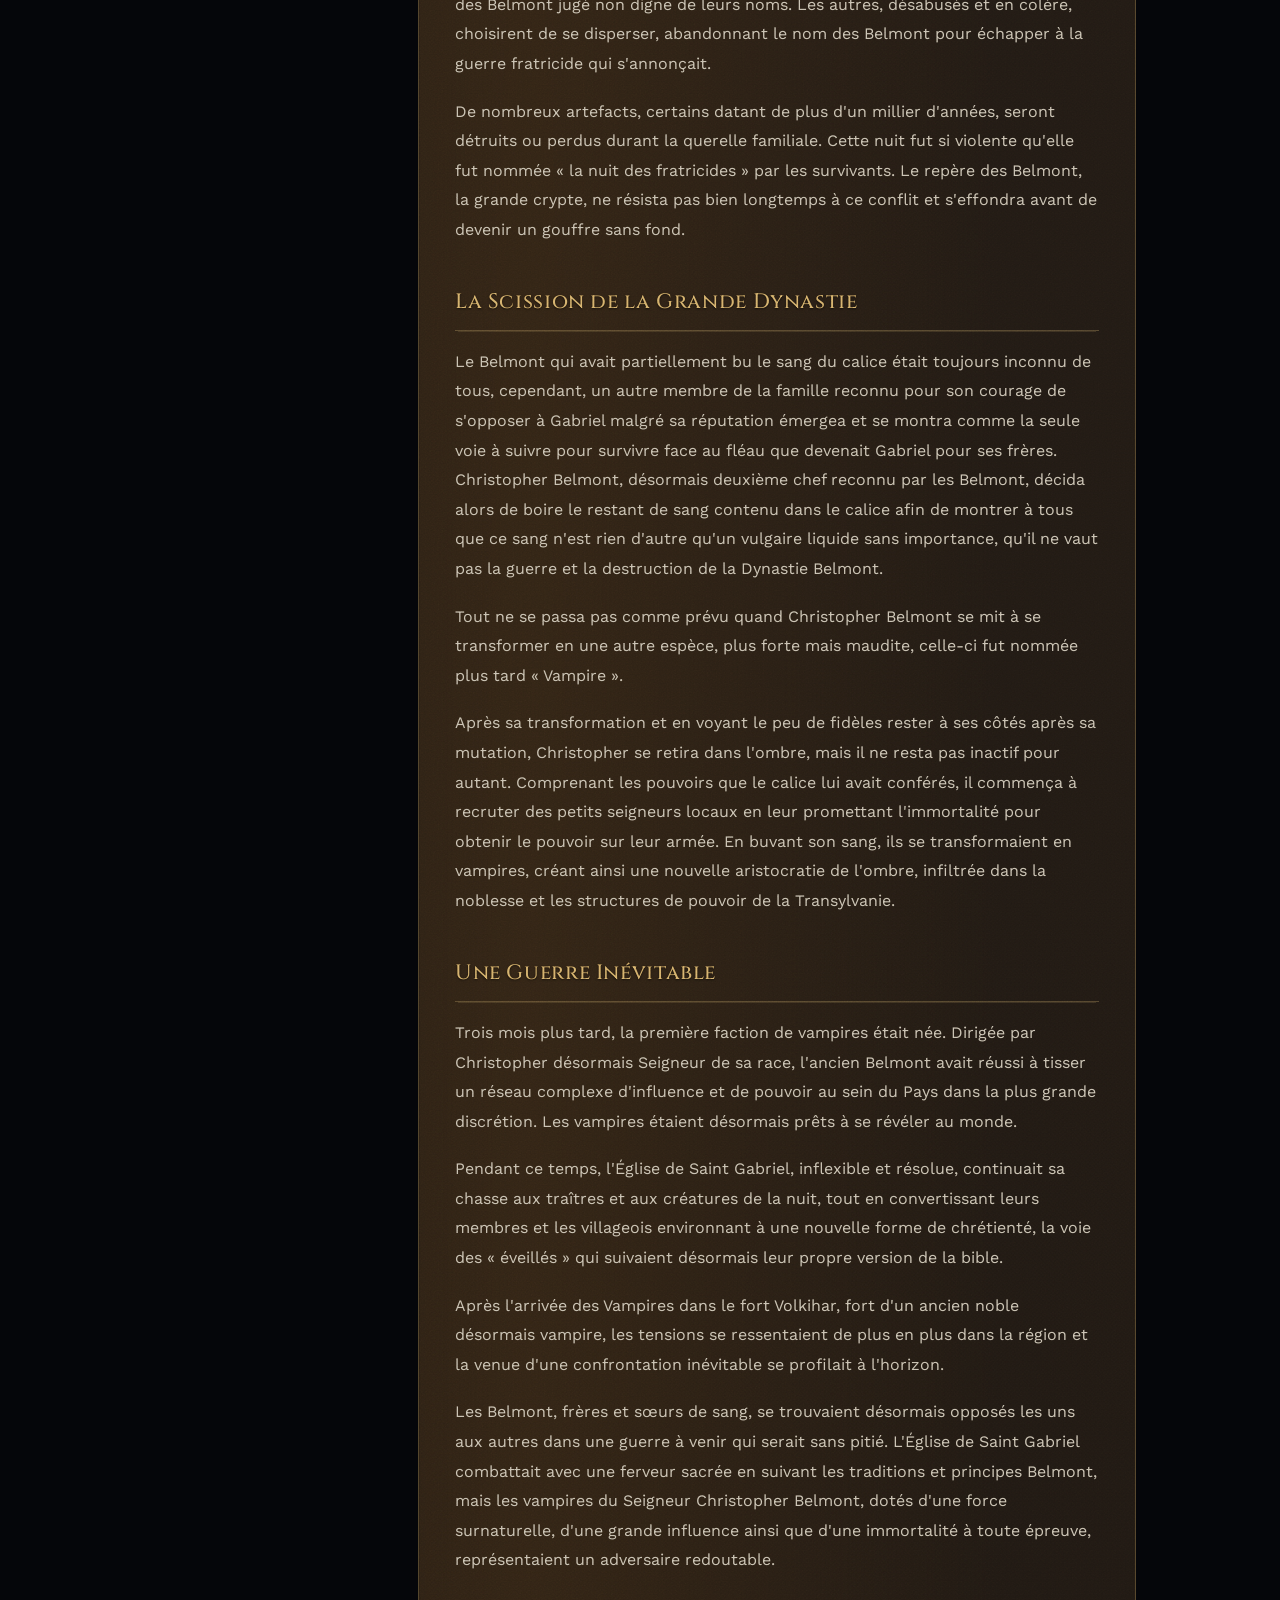
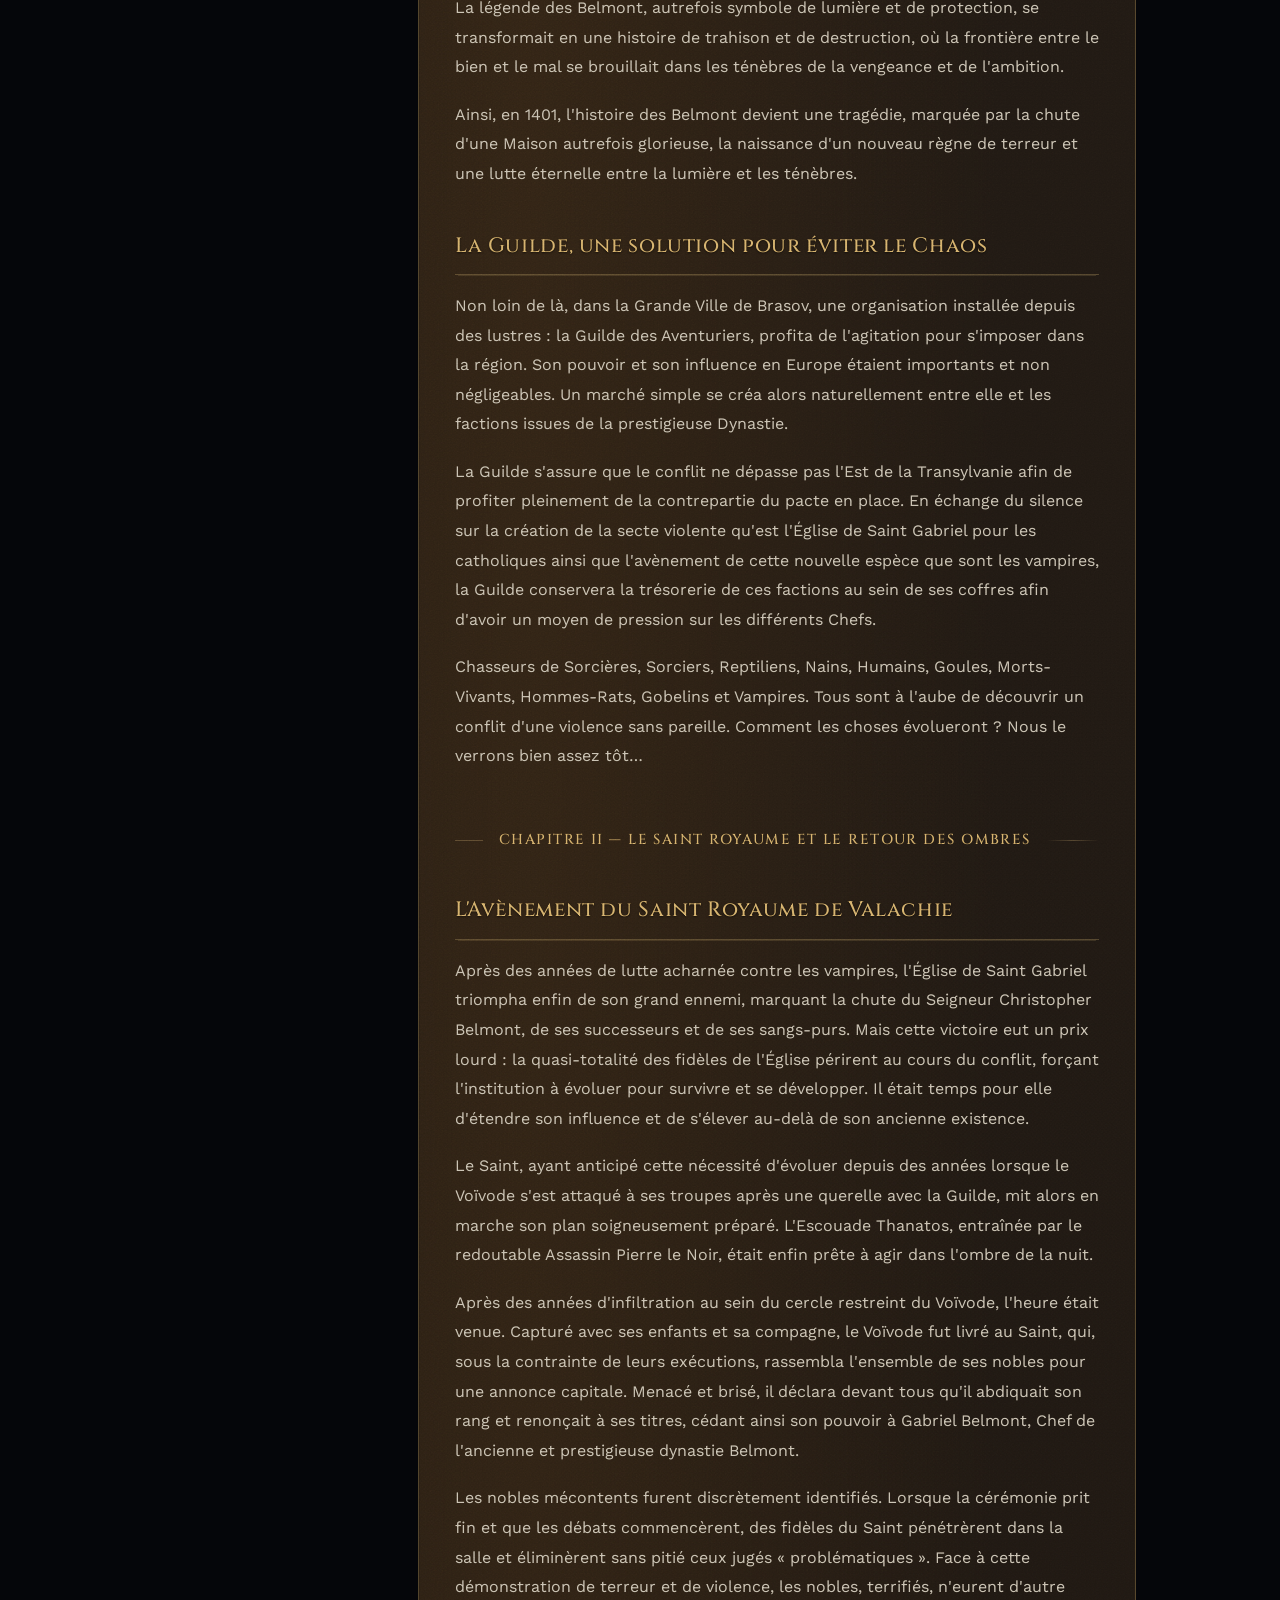
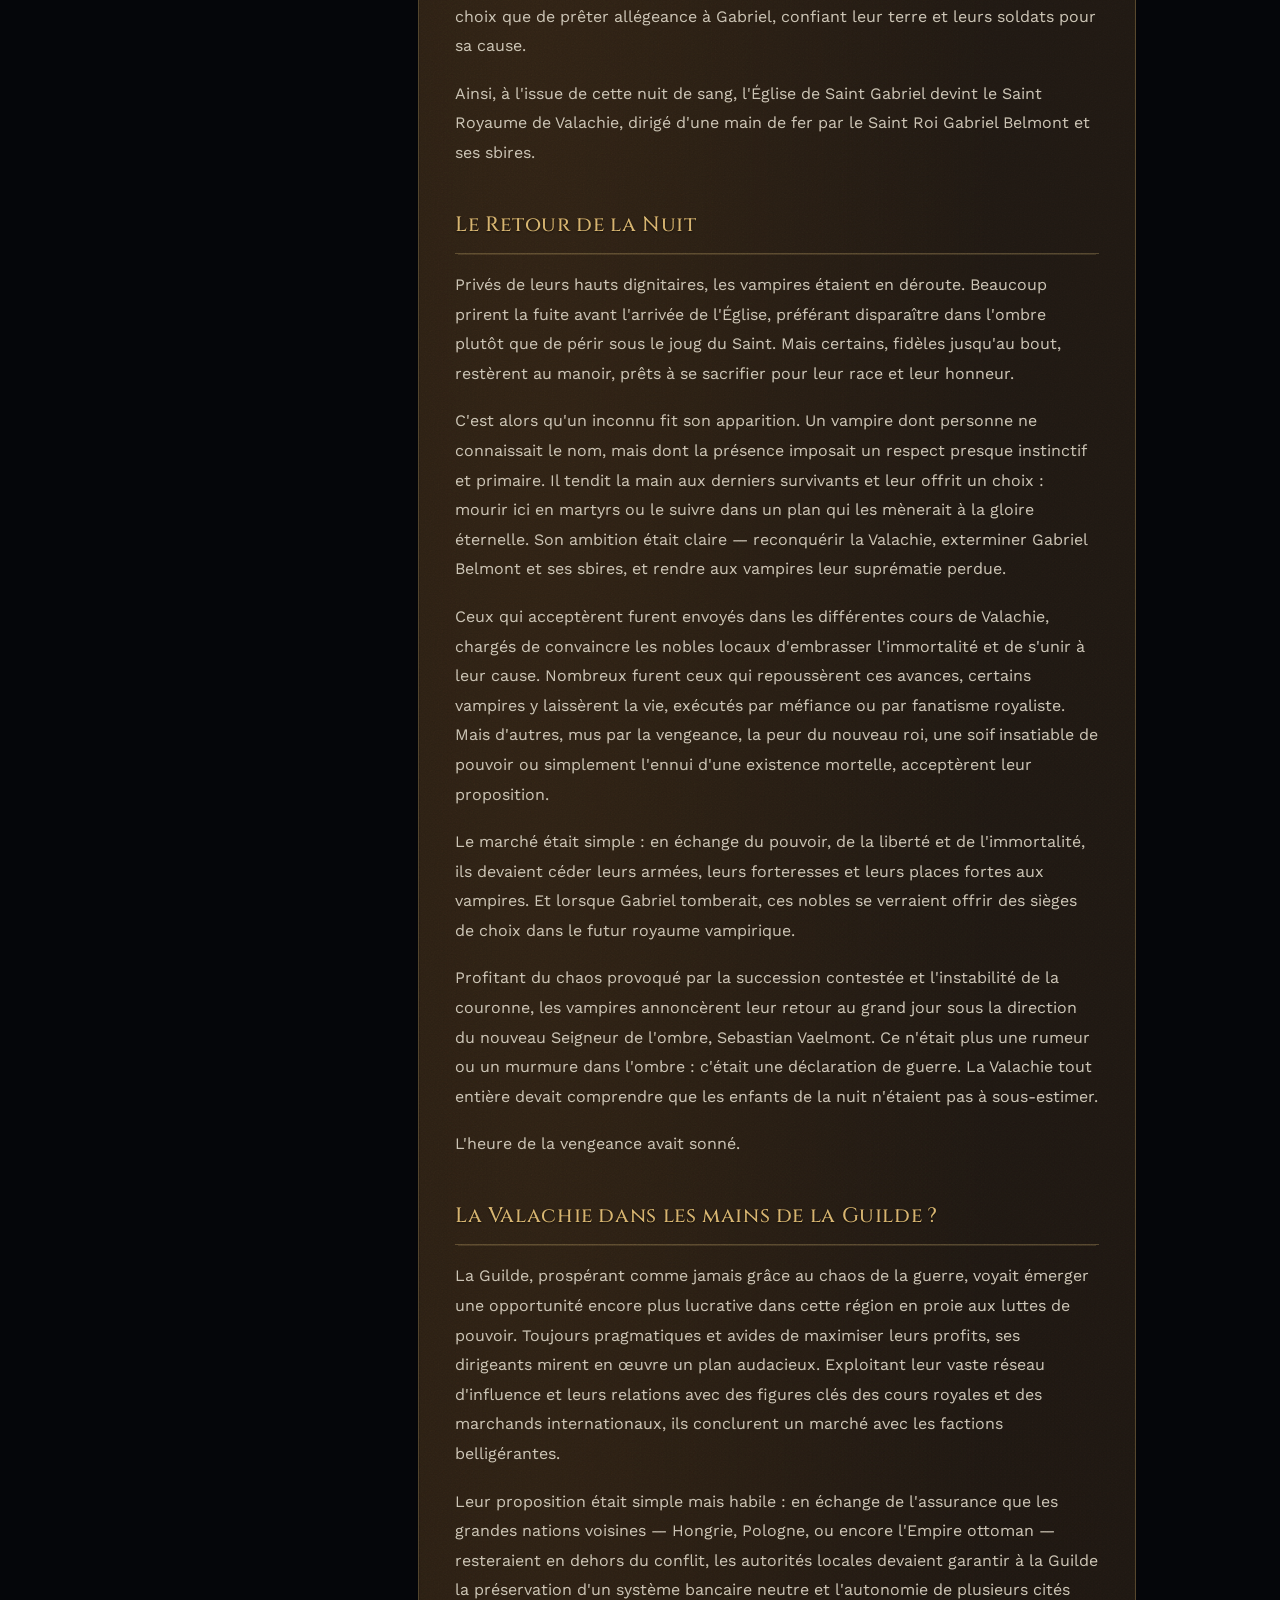
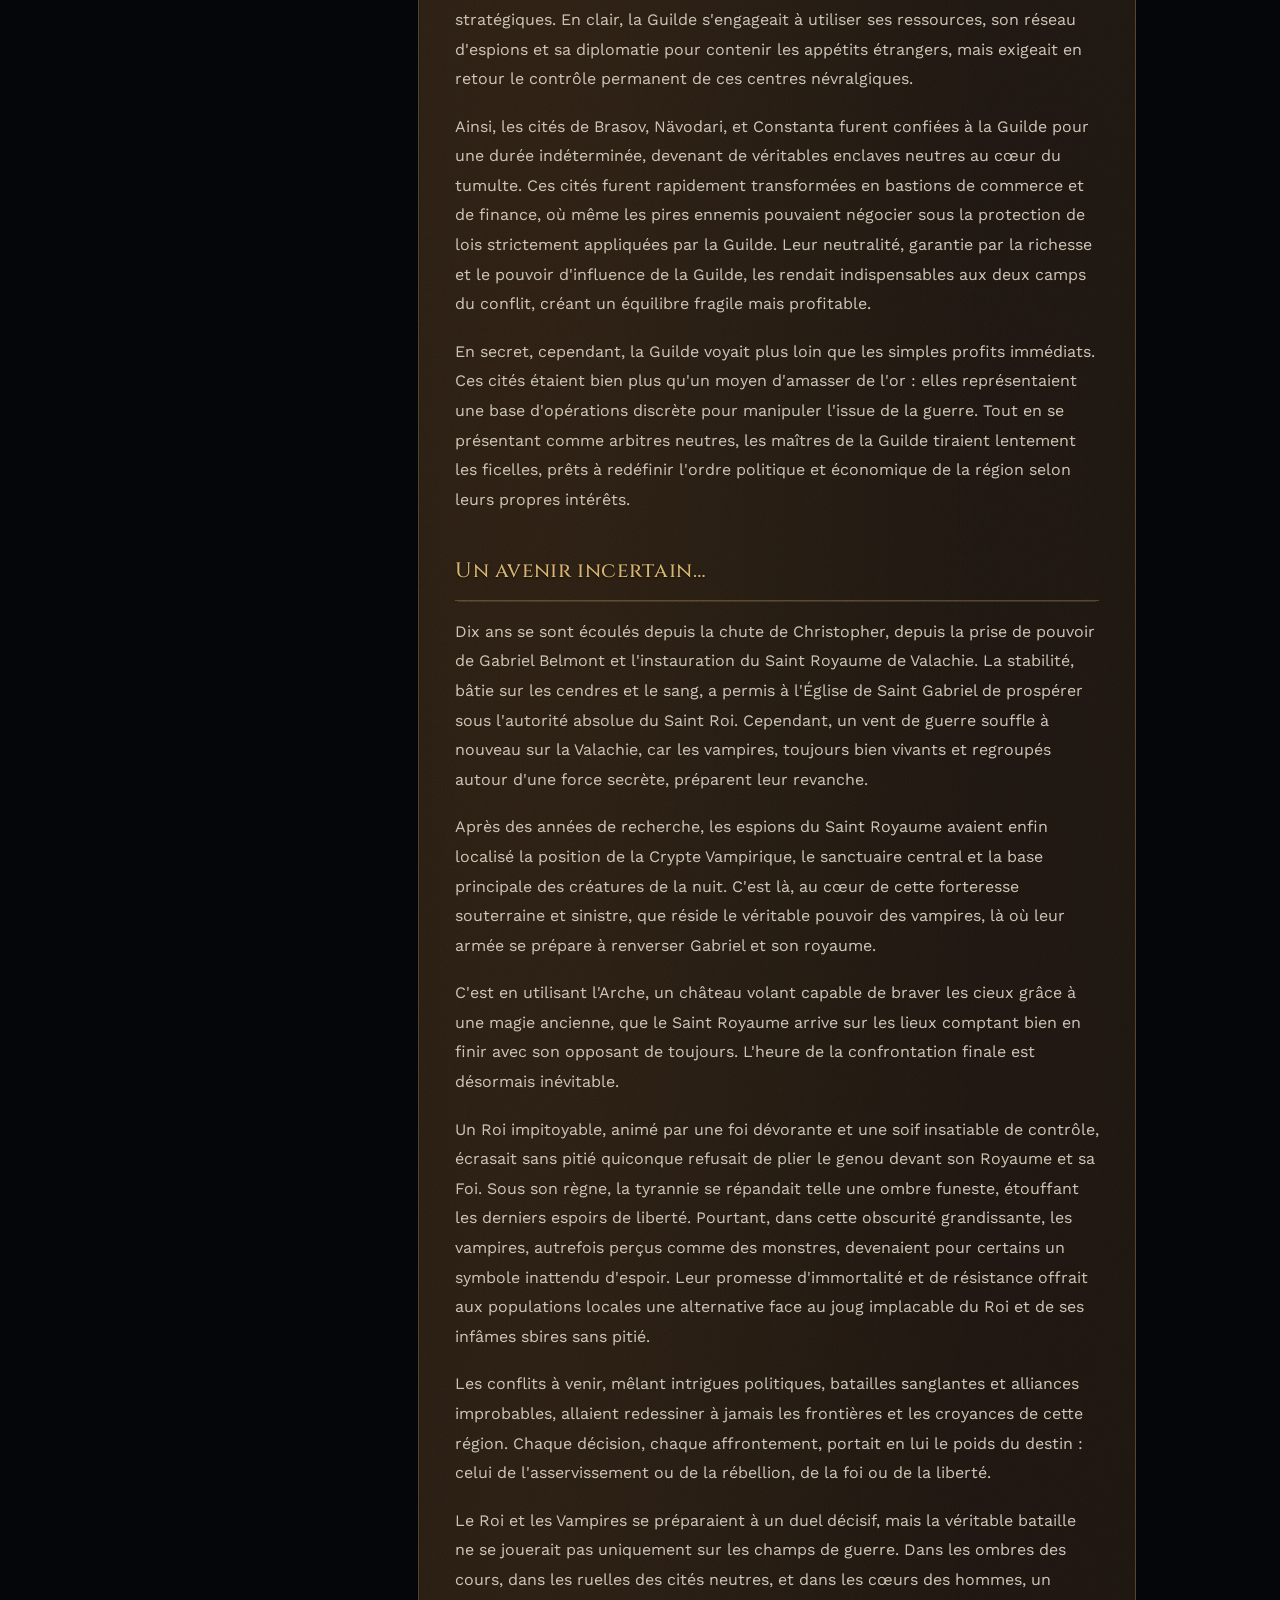
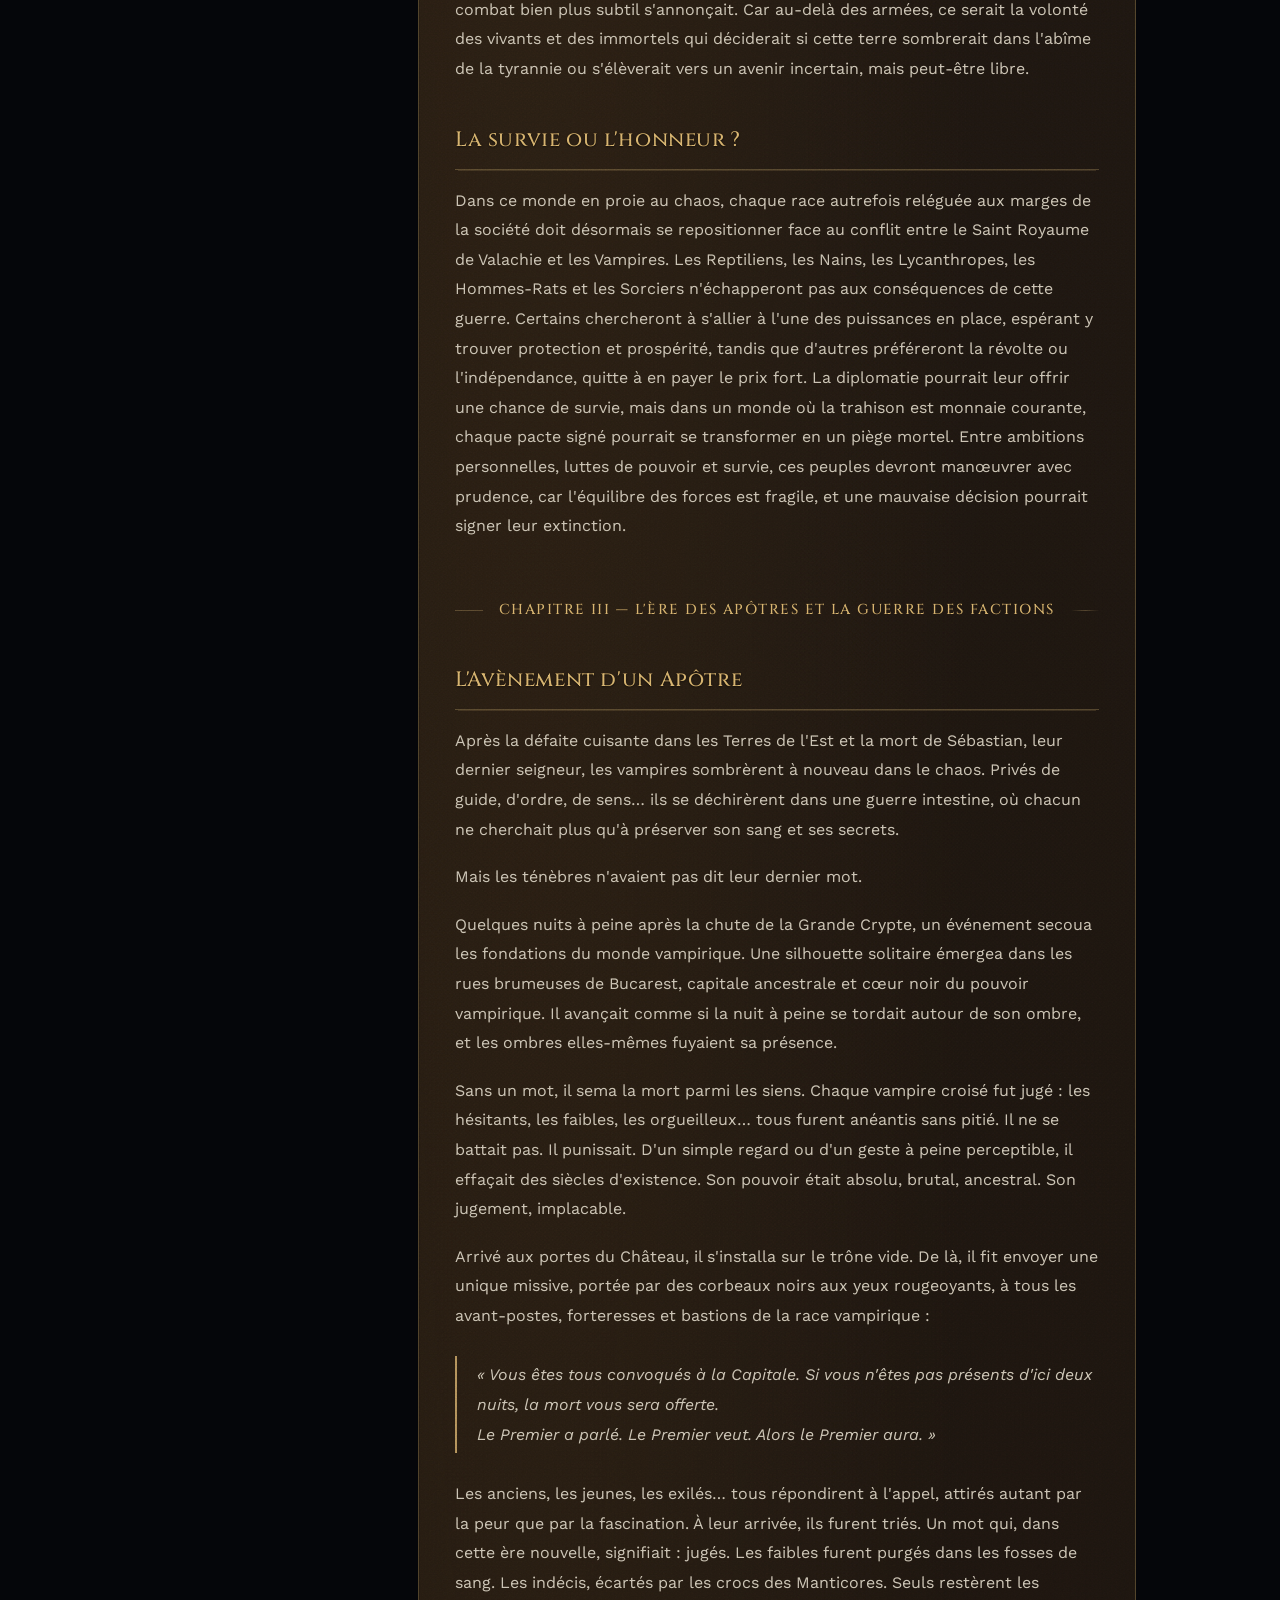
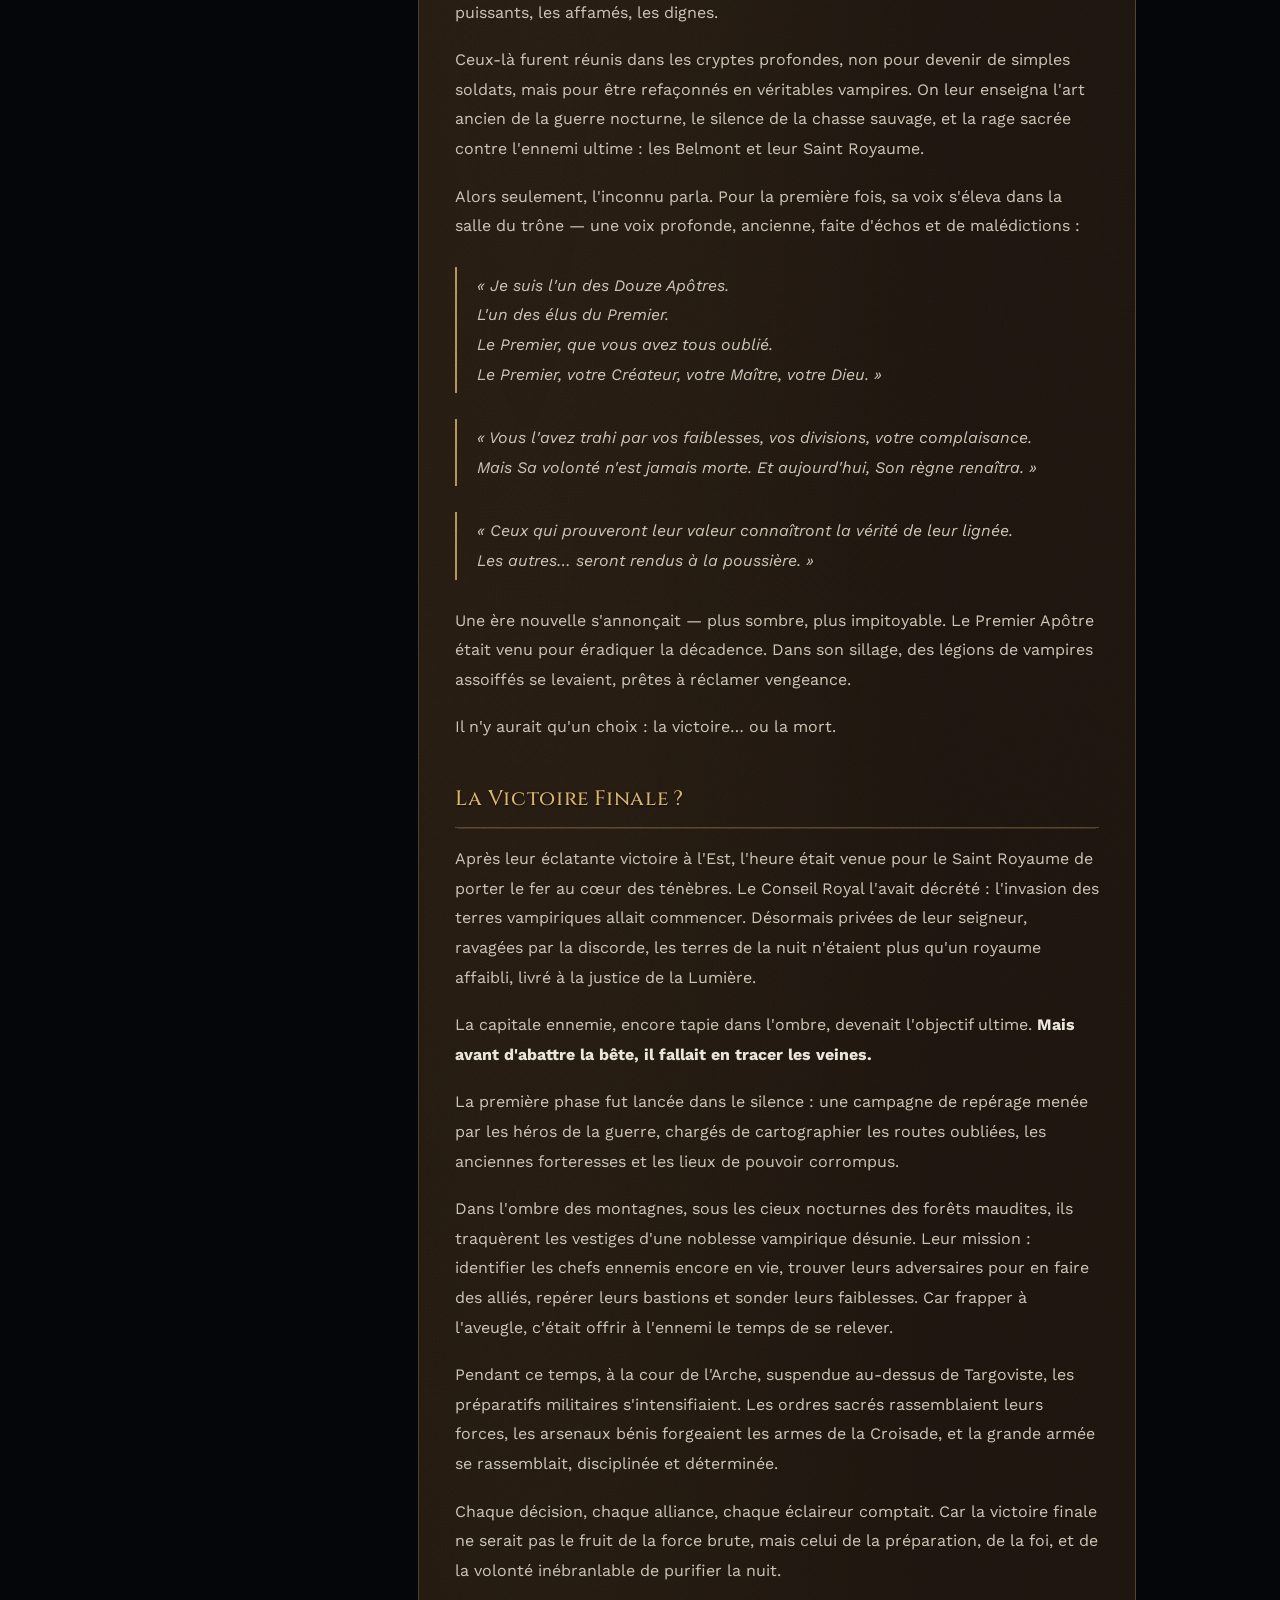
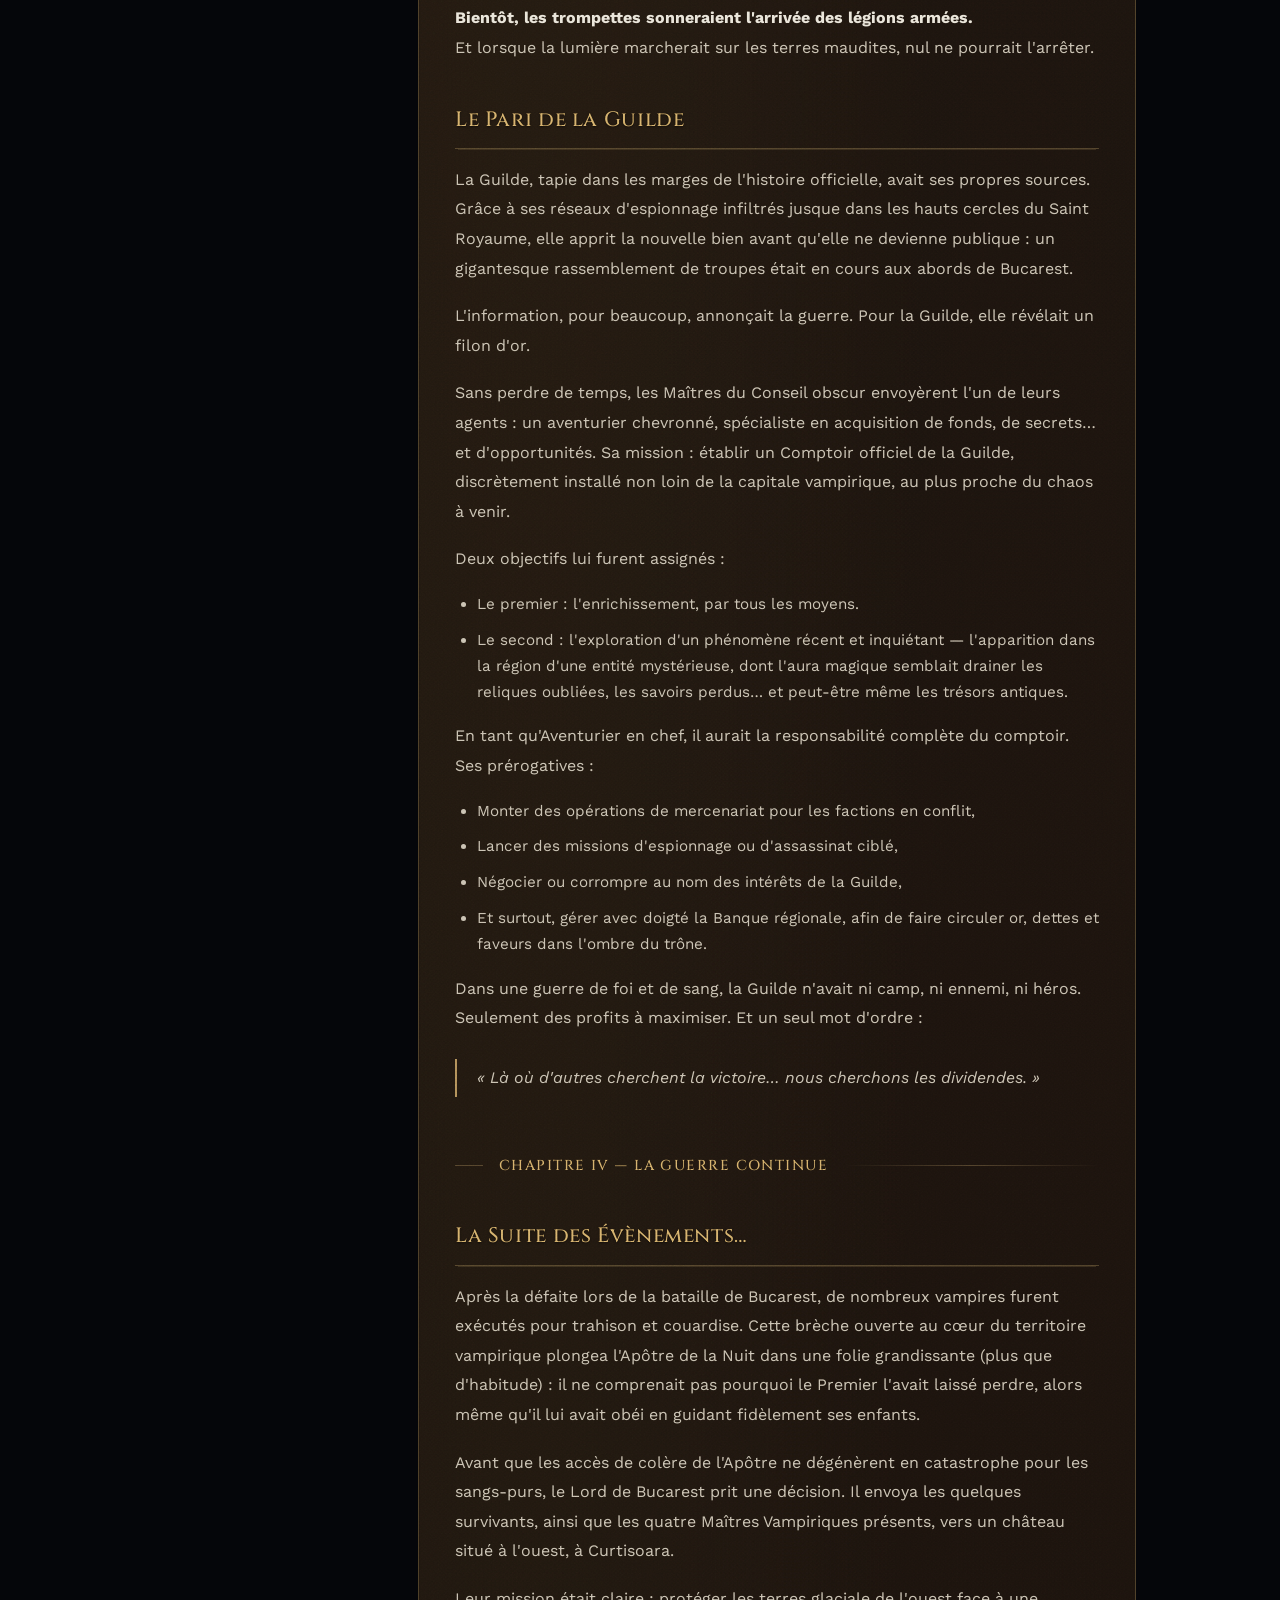
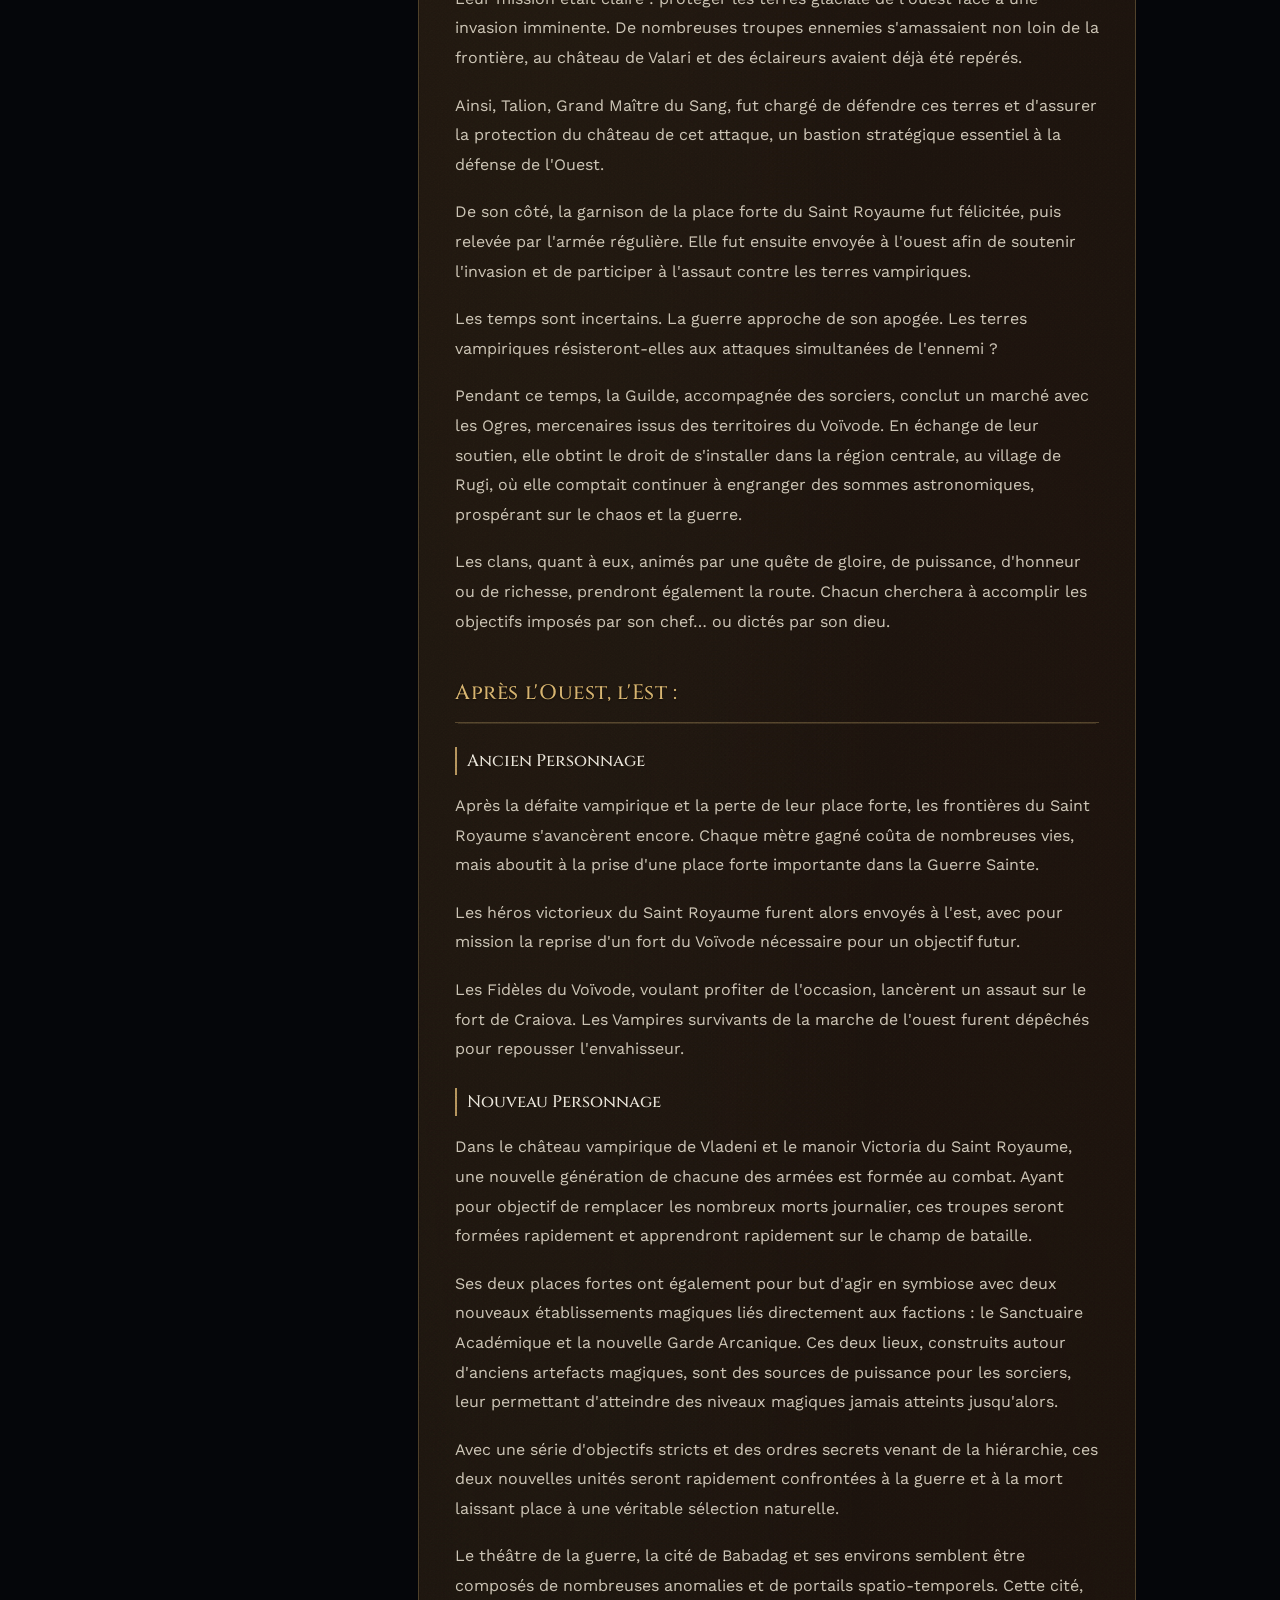
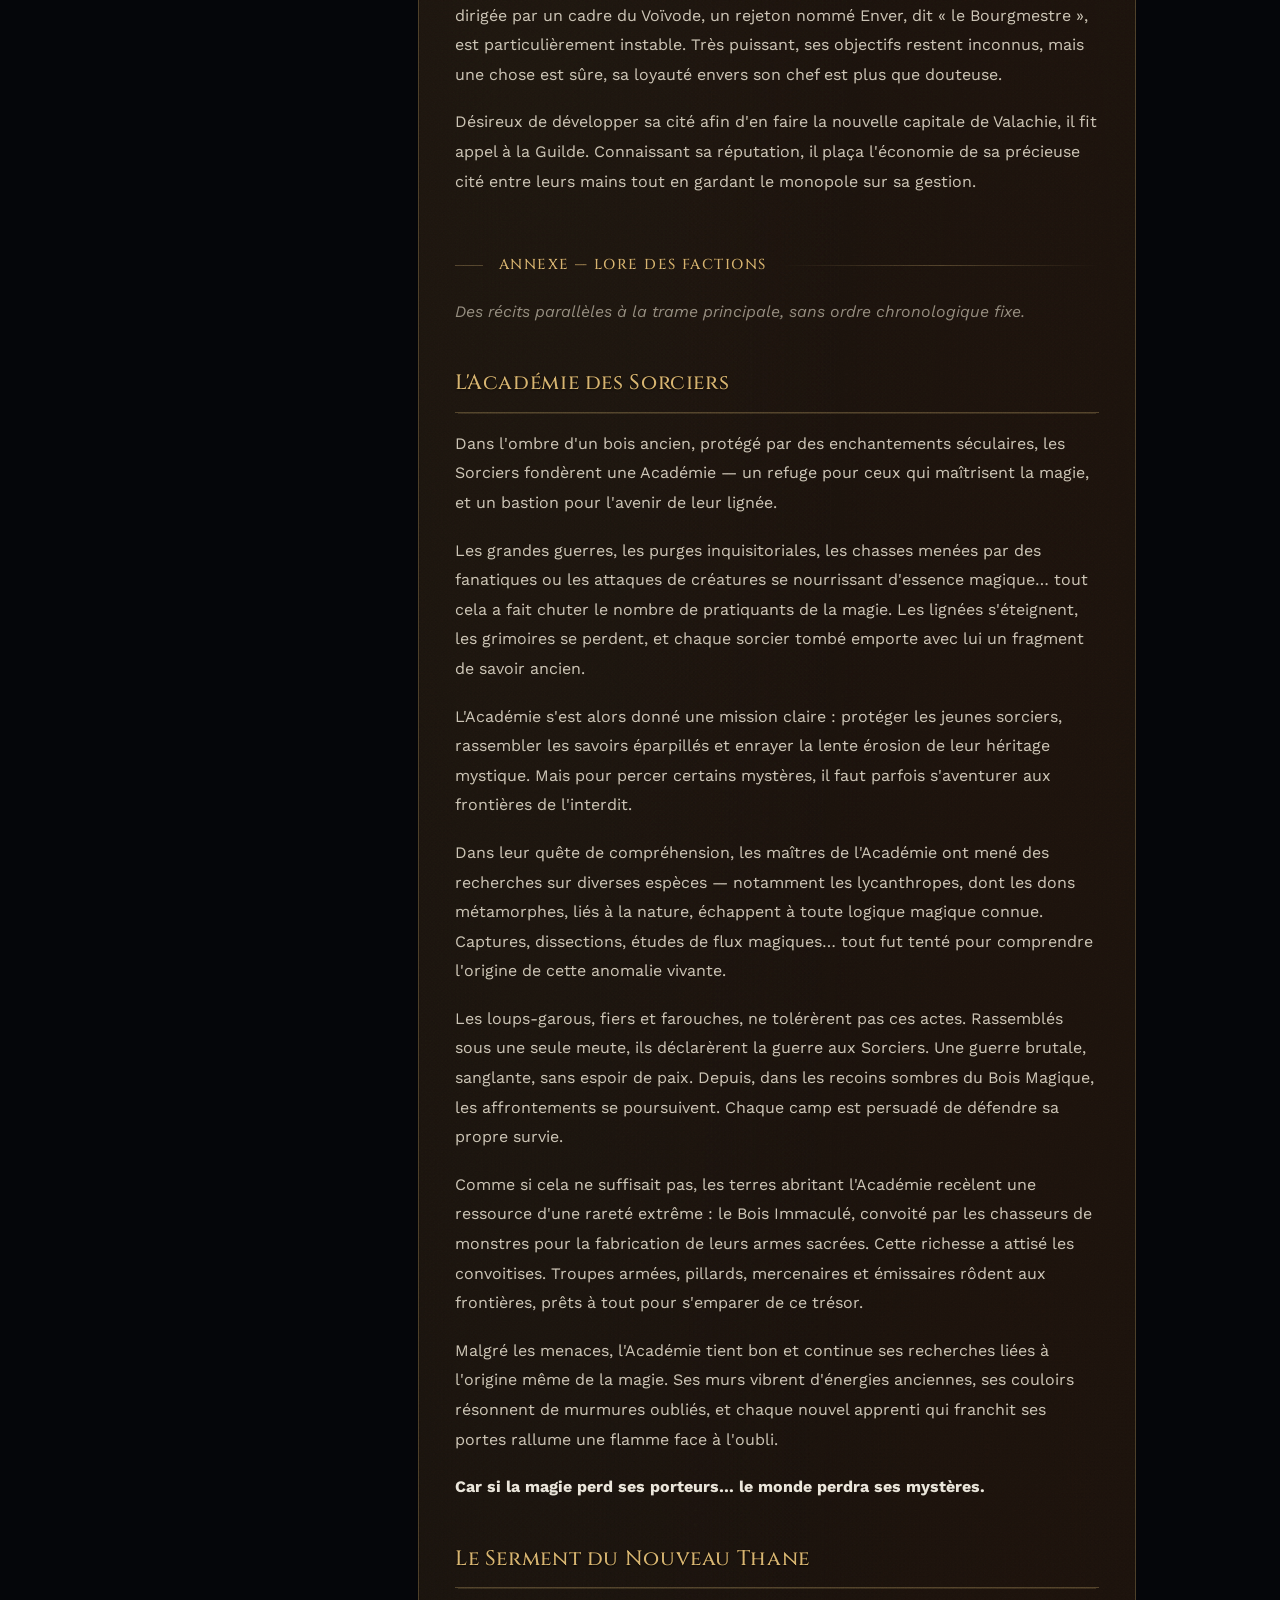
<file: lore.html>
<!doctype html>
<html lang="fr">
  <head>
    <meta charset="UTF-8" />
    <meta name="viewport" content="width=device-width, initial-scale=1.0" />
    <meta
      name="description"
      content="Le Lore complet de Vampire RP V3 : origines des Belmont, chute de la Dynastie, Saint Royaume de Valachie, retour des vampires et guerre des Apôtres."
    />
    <title>Lore — Vampire RP V3</title>
    <link rel="shortcut icon" href="logo.png" />
    <link rel="preconnect" href="https://fonts.googleapis.com" />
    <link rel="preconnect" href="https://fonts.gstatic.com" crossorigin />
    <link
      href="https://fonts.googleapis.com/css2?family=Cinzel:wght@500;700&family=Work+Sans:wght@400;500;600&display=swap"
      rel="stylesheet"
    />
    <link rel="stylesheet" href="style.css" />
  </head>
  <body>
    <!-- HEADER -->
    <header class="site-header">
      <div class="header-inner">
        <div class="header-left">
          <a
            href="index.html"
            class="logo-home"
            aria-label="Retour à l'accueil"
          >
            <img src="logo.png" alt="Logo Vampire RP V3" />
          </a>

          <a
            href="https://discord.gg/UvqNCvHMnk"
            target="_blank"
            rel="noopener noreferrer"
            class="brand-mark discord-mark"
            aria-label="Rejoindre le Discord du serveur"
          >
            <svg
              class="discord-svg"
              viewBox="0 0 127.14 96.36"
              role="img"
              aria-label="Logo Discord du serveur"
            >
              <path
                d="M107.7,8.07A105.15,105.15,0,0,0,81.47,0a72.06,72.06,0,0,0-3.36,6.83A97.68,97.68,0,0,0,49,6.83,72.37,72.37,0,0,0,45.64,0,105.89,105.89,0,0,0,19.39,8.09C2.79,32.65-1.71,56.6.54,80.21h0A105.73,105.73,0,0,0,32.71,96.36,77.7,77.7,0,0,0,39.6,85.25a68.42,68.42,0,0,1-10.85-5.18c.91-.66,1.8-1.34,2.66-2a75.57,75.57,0,0,0,64.32,0c.87.71,1.76,1.39,2.66,2a68.68,68.68,0,0,1-10.87,5.19,77,77,0,0,0,6.89,11.1A105.25,105.25,0,0,0,126.6,80.22h0C129.24,52.84,122.09,29.11,107.7,8.07ZM42.45,65.69C36.18,65.69,31,60,31,53s5-12.74,11.43-12.74S54,46,53.89,53,48.84,65.69,42.45,65.69Zm42.24,0C78.41,65.69,73.25,60,73.25,53s5-12.74,11.44-12.74S96.23,46,96.12,53,91.08,65.69,84.69,65.69Z"
              />
            </svg>
          </a>

          <a
            href="ts3server://94.250.223.28:15071"
            class="brand-mark teamspeak-mark"
            aria-label="Rejoindre le TeamSpeak du serveur"
          >
            <div
              class="teamspeak-icon"
              role="img"
              aria-label="Logo TeamSpeak"
            ></div>
          </a>
        </div>

        <nav class="main-nav" aria-label="Navigation principale">
          <a href="reglement.html" class="nav-link">Règlement</a>
          <a
            href="https://steamcommunity.com/sharedfiles/filedetails/?id=3038532405"
            target="_blank"
            rel="noopener noreferrer"
            class="nav-link"
            >Workshop</a
          >
          <a
            href="https://vampire-rp.tebex.io"
            target="_blank"
            rel="noopener noreferrer"
            class="nav-link"
            >Boutique</a
          >
          <a href="lore.html" class="nav-link active" aria-current="page"
            >Lore</a
          >
          <a href="wiki.html" class="nav-link">Wiki</a>
        </nav>

        <div class="header-right">
          <div id="auth-button" class="auth-button">
            <!-- Le JavaScript va remplir ça -->
          </div>
          <button
            class="nav-toggle"
            id="nav-toggle"
            aria-label="Ouvrir le menu"
            aria-expanded="false"
            aria-controls="mobile-nav"
          >
            <span></span><span></span><span></span>
          </button>
        </div>
      </div>

      <nav class="mobile-nav" id="mobile-nav" aria-label="Navigation mobile">
        <a href="reglement.html">Règlement</a>
        <a
          href="https://steamcommunity.com/sharedfiles/filedetails/?id=3038532405"
          target="_blank"
          rel="noopener noreferrer"
          >Workshop</a
        >
        <a
          href="https://vampire-rp.tebex.io"
          target="_blank"
          rel="noopener noreferrer"
          >Boutique</a
        >
        <a href="lore.html" class="active" aria-current="page">Lore</a>
        <a href="wiki.html">Wiki</a>
      </nav>
    </header>

    <main class="legal-content with-sidebar">
      <div class="legal-hero">
        <img class="hero-seal" src="logo.png" alt="" />
        <h1 class="page-title small">Lore</h1>
        <p class="legal-date">Dark Medieval — Vampire RP V3</p>
        <div class="hero-divider">
          <span class="hero-divider-line"></span>
          <span class="hero-divider-dot">✦</span>
          <span class="hero-divider-line"></span>
        </div>
        <p class="legal-note">
          L'histoire de la Valachie, des Belmont et de la nuit qui a fini par
          les engloutir.
        </p>
      </div>

      <div class="legal-layout">
        <nav class="toc-sidebar toc-frame" aria-label="Sommaire du lore">
          <button
            type="button"
            class="toc-toggle"
            id="toc-toggle"
            aria-expanded="false"
            aria-controls="toc-body"
          >
            <span>Sommaire</span>
            <svg
              class="toc-toggle-icon"
              viewBox="0 0 24 24"
              aria-hidden="true"
            >
              <path
                d="M6 9l6 6 6-6"
                stroke="currentColor"
                stroke-width="2"
                fill="none"
                stroke-linecap="round"
                stroke-linejoin="round"
              />
            </svg>
          </button>

          <div class="toc-body" id="toc-body">
          <p class="legal-note toc-chapter toc-chapter--first">
            <a href="#chapitre-1">Chapitre I — Les Origines</a>
          </p>
          <ul>
            <li><a href="#apogee">L'Apogée de la Dynastie</a></li>
            <li><a href="#fratricides">La Nuit des Fratricides</a></li>
            <li><a href="#scission">La Scission de la Grande Dynastie</a></li>
            <li><a href="#guerre-inevitable">Une Guerre Inévitable</a></li>
            <li>
              <a href="#guilde-chaos"
                >La Guilde, une solution pour éviter le Chaos</a
              >
            </li>
          </ul>

          <p class="legal-note toc-chapter">
            <a href="#chapitre-2"
              >Chapitre II — Le Saint Royaume et le Retour des Ombres</a
            >
          </p>
          <ul>
            <li>
              <a href="#saint-royaume"
                >L'Avènement du Saint Royaume de Valachie</a
              >
            </li>
            <li><a href="#retour-nuit">Le Retour de la Nuit</a></li>
            <li>
              <a href="#valachie-guilde"
                >La Valachie dans les mains de la Guilde ?</a
              >
            </li>
            <li><a href="#avenir-incertain">Un avenir incertain…</a></li>
            <li><a href="#survie-honneur">La survie ou l'honneur ?</a></li>
          </ul>

          <p class="legal-note toc-chapter">
            <a href="#chapitre-3"
              >Chapitre III — L'Ère des Apôtres et la Guerre des Factions</a
            >
          </p>
          <ul>
            <li><a href="#apotre">L'Avènement d'un Apôtre</a></li>
            <li><a href="#victoire-finale">La Victoire Finale ?</a></li>
            <li><a href="#pari-guilde">Le Pari de la Guilde</a></li>
          </ul>

          <p class="legal-note toc-chapter">
            <a href="#chapitre-4">Chapitre IV — La Guerre Continue</a>
          </p>
          <ul>
            <li><a href="#suite-evenements">La Suite des Évènements…</a></li>
            <li><a href="#ouest-est">Après l'Ouest, l'Est</a></li>
          </ul>

          <p class="legal-note toc-chapter">
            <a href="#annexe-factions">Annexe — Lore des Factions</a>
          </p>
          <ul>
            <li><a href="#academie-sorciers">L'Académie des Sorciers</a></li>
            <li><a href="#serment-thane">Le Serment du Nouveau Thane</a></li>
            <li>
              <a href="#crepuscule-renouveau">Le Crépuscule du Renouveau</a>
            </li>
            <li><a href="#menace-souterraine">La Menace Souterraine</a></li>
            <li><a href="#grande-meute">La Grande Meute</a></li>
            <li><a href="#mort-pense">La Mort Pense ?</a></li>
            <li><a href="#traque-continue">La Traque Continue</a></li>
            <li><a href="#mortemines">Les Mortemines</a></li>
            <li><a href="#combat-equilibre">Le Combat pour l'Équilibre</a></li>
          </ul>
          </div>
        </nav>

        <div class="legal-body parchment-panel">
          <p id="chapitre-1" class="legal-note chapter-divider chapter-divider--first">
            Chapitre I — Les Origines
          </p>

          <h2 id="apogee">L'Apogée de la Dynastie</h2>
          <p class="lettrine">
            La famille Belmont était une puissante famille de chasseurs de
            monstres et créatures, atteignant leur pleine puissance en 1400 en
            comptant plus de 200 membres actifs en Transylvanie et aux
            alentours. Tous unis par le sang et la mission de protéger
            l'humanité des différentes créatures de la nuit, leur influence
            s'étendait sur tout le Pays et au-delà.
          </p>
          <p>
            Un jour, au cours d'une expédition dans une ancienne crypte oubliée
            dans l'une des plus hautes montagnes de la Transylvanie, ils
            découvrirent un artefact mystérieux : un calice rempli d'un sang
            étrange qui tirait vers le noir. Certains Belmont ne voyaient pas
            d'intérêt à ramener un tel objet au sein de la grande crypte,
            cependant, les plus éveillés se sont aperçus d'une impression
            étrange aux alentours de l'objet. Après de longues discussions, ils
            décidèrent tout de même de le ramener et le conserver dans leur
            salle au trésor sans se douter de ce que pouvait cacher un tel
            artefact.
          </p>
          <p>
            Quelques semaines après la récente découverte, un événement
            bouleversa la famille centenaire : le niveau du sang avait baissé.
            Il n'y avait aucun doute possible, quelqu'un avait bu dans le
            calice. Le sang ancien qu'il contenait avait partiellement disparu,
            l'acte de boire ce sang était un acte impensable et contraire aux
            lois divines. Une réunion d'urgence fut alors organisée avec tous
            les membres de la grande famille que sont les Belmont, et les débats
            s'enflammèrent. Deux camps se formèrent peu à peu : ceux qui
            voulaient retrouver et punir sévèrement le traître par l'exécution
            pour trahison pour avoir osé défier les lois sacrées et familiale,
            et ceux qui pensaient qu'il fallait passer à autre chose et
            pardonner pour préserver l'unité et l'héritage de la famille.
          </p>

          <h2 id="fratricides">La Nuit des Fratricides</h2>
          <p>
            Le désaccord se transforma rapidement en conflit ouvert ce qui mena
            à la scission familiale. Les partisans de la punition, dirigés par
            le charismatique et inflexible Gabriel Belmont qui, par la suite,
            sera proclamé par ses fidèles « Saint », se regroupèrent et
            formèrent l'Église de Saint Gabriel. Une faction dédiée à
            l'extermination de tous ceux qui dévieraient de leur mission sacrée
            et à la traque des Belmont jugé non digne de leurs noms. Les autres,
            désabusés et en colère, choisirent de se disperser, abandonnant le
            nom des Belmont pour échapper à la guerre fratricide qui
            s'annonçait.
          </p>
          <p>
            De nombreux artefacts, certains datant de plus d'un millier
            d'années, seront détruits ou perdus durant la querelle familiale.
            Cette nuit fut si violente qu'elle fut nommée « la nuit des
            fratricides » par les survivants. Le repère des Belmont, la grande
            crypte, ne résista pas bien longtemps à ce conflit et s'effondra
            avant de devenir un gouffre sans fond.
          </p>

          <h2 id="scission">La Scission de la Grande Dynastie</h2>
          <p>
            Le Belmont qui avait partiellement bu le sang du calice était
            toujours inconnu de tous, cependant, un autre membre de la famille
            reconnu pour son courage de s'opposer à Gabriel malgré sa réputation
            émergea et se montra comme la seule voie à suivre pour survivre face
            au fléau que devenait Gabriel pour ses frères. Christopher Belmont,
            désormais deuxième chef reconnu par les Belmont, décida alors de
            boire le restant de sang contenu dans le calice afin de montrer à
            tous que ce sang n'est rien d'autre qu'un vulgaire liquide sans
            importance, qu'il ne vaut pas la guerre et la destruction de la
            Dynastie Belmont.
          </p>
          <p>
            Tout ne se passa pas comme prévu quand Christopher Belmont se mit à
            se transformer en une autre espèce, plus forte mais maudite,
            celle-ci fut nommée plus tard « Vampire ».
          </p>
          <p>
            Après sa transformation et en voyant le peu de fidèles rester à ses
            côtés après sa mutation, Christopher se retira dans l'ombre, mais il
            ne resta pas inactif pour autant. Comprenant les pouvoirs que le
            calice lui avait conférés, il commença à recruter des petits
            seigneurs locaux en leur promettant l'immortalité pour obtenir le
            pouvoir sur leur armée. En buvant son sang, ils se transformaient en
            vampires, créant ainsi une nouvelle aristocratie de l'ombre,
            infiltrée dans la noblesse et les structures de pouvoir de la
            Transylvanie.
          </p>

          <h2 id="guerre-inevitable">Une Guerre Inévitable</h2>
          <p>
            Trois mois plus tard, la première faction de vampires était née.
            Dirigée par Christopher désormais Seigneur de sa race, l'ancien
            Belmont avait réussi à tisser un réseau complexe d'influence et de
            pouvoir au sein du Pays dans la plus grande discrétion. Les vampires
            étaient désormais prêts à se révéler au monde.
          </p>
          <p>
            Pendant ce temps, l'Église de Saint Gabriel, inflexible et résolue,
            continuait sa chasse aux traîtres et aux créatures de la nuit, tout
            en convertissant leurs membres et les villageois environnant à une
            nouvelle forme de chrétienté, la voie des « éveillés » qui suivaient
            désormais leur propre version de la bible.
          </p>
          <p>
            Après l'arrivée des Vampires dans le fort Volkihar, fort d'un ancien
            noble désormais vampire, les tensions se ressentaient de plus en
            plus dans la région et la venue d'une confrontation inévitable se
            profilait à l'horizon.
          </p>
          <p>
            Les Belmont, frères et sœurs de sang, se trouvaient désormais
            opposés les uns aux autres dans une guerre à venir qui serait sans
            pitié. L'Église de Saint Gabriel combattait avec une ferveur sacrée
            en suivant les traditions et principes Belmont, mais les vampires du
            Seigneur Christopher Belmont, dotés d'une force surnaturelle, d'une
            grande influence ainsi que d'une immortalité à toute épreuve,
            représentaient un adversaire redoutable.
          </p>
          <p>
            La légende des Belmont, autrefois symbole de lumière et de
            protection, se transformait en une histoire de trahison et de
            destruction, où la frontière entre le bien et le mal se brouillait
            dans les ténèbres de la vengeance et de l'ambition.
          </p>
          <p>
            Ainsi, en 1401, l'histoire des Belmont devient une tragédie, marquée
            par la chute d'une Maison autrefois glorieuse, la naissance d'un
            nouveau règne de terreur et une lutte éternelle entre la lumière et
            les ténèbres.
          </p>

          <h2 id="guilde-chaos">
            La Guilde, une solution pour éviter le Chaos
          </h2>
          <p>
            Non loin de là, dans la Grande Ville de Brasov, une organisation
            installée depuis des lustres : la Guilde des Aventuriers, profita de
            l'agitation pour s'imposer dans la région. Son pouvoir et son
            influence en Europe étaient importants et non négligeables. Un
            marché simple se créa alors naturellement entre elle et les factions
            issues de la prestigieuse Dynastie.
          </p>
          <p>
            La Guilde s'assure que le conflit ne dépasse pas l'Est de la
            Transylvanie afin de profiter pleinement de la contrepartie du pacte
            en place. En échange du silence sur la création de la secte violente
            qu'est l'Église de Saint Gabriel pour les catholiques ainsi que
            l'avènement de cette nouvelle espèce que sont les vampires, la
            Guilde conservera la trésorerie de ces factions au sein de ses
            coffres afin d'avoir un moyen de pression sur les différents Chefs.
          </p>
          <p>
            Chasseurs de Sorcières, Sorciers, Reptiliens, Nains, Humains,
            Goules, Morts-Vivants, Hommes-Rats, Gobelins et Vampires. Tous sont
            à l'aube de découvrir un conflit d'une violence sans pareille.
            Comment les choses évolueront ? Nous le verrons bien assez tôt…
          </p>

          <p id="chapitre-2" class="legal-note chapter-divider">
            Chapitre II — Le Saint Royaume et le Retour des Ombres
          </p>

          <h2 id="saint-royaume">L'Avènement du Saint Royaume de Valachie</h2>
          <p>
            Après des années de lutte acharnée contre les vampires, l'Église de
            Saint Gabriel triompha enfin de son grand ennemi, marquant la chute
            du Seigneur Christopher Belmont, de ses successeurs et de ses
            sangs-purs. Mais cette victoire eut un prix lourd : la
            quasi-totalité des fidèles de l'Église périrent au cours du conflit,
            forçant l'institution à évoluer pour survivre et se développer. Il
            était temps pour elle d'étendre son influence et de s'élever au-delà
            de son ancienne existence.
          </p>
          <p>
            Le Saint, ayant anticipé cette nécessité d'évoluer depuis des années
            lorsque le Voïvode s'est attaqué à ses troupes après une querelle
            avec la Guilde, mit alors en marche son plan soigneusement préparé.
            L'Escouade Thanatos, entraînée par le redoutable Assassin Pierre le
            Noir, était enfin prête à agir dans l'ombre de la nuit.
          </p>
          <p>
            Après des années d'infiltration au sein du cercle restreint du
            Voïvode, l'heure était venue. Capturé avec ses enfants et sa
            compagne, le Voïvode fut livré au Saint, qui, sous la contrainte de
            leurs exécutions, rassembla l'ensemble de ses nobles pour une
            annonce capitale. Menacé et brisé, il déclara devant tous qu'il
            abdiquait son rang et renonçait à ses titres, cédant ainsi son
            pouvoir à Gabriel Belmont, Chef de l'ancienne et prestigieuse
            dynastie Belmont.
          </p>
          <p>
            Les nobles mécontents furent discrètement identifiés. Lorsque la
            cérémonie prit fin et que les débats commencèrent, des fidèles du
            Saint pénétrèrent dans la salle et éliminèrent sans pitié ceux jugés
            « problématiques ». Face à cette démonstration de terreur et de
            violence, les nobles, terrifiés, n'eurent d'autre choix que de
            prêter allégeance à Gabriel, confiant leur terre et leurs soldats
            pour sa cause.
          </p>
          <p>
            Ainsi, à l'issue de cette nuit de sang, l'Église de Saint Gabriel
            devint le Saint Royaume de Valachie, dirigé d'une main de fer par le
            Saint Roi Gabriel Belmont et ses sbires.
          </p>

          <h2 id="retour-nuit">Le Retour de la Nuit</h2>
          <p>
            Privés de leurs hauts dignitaires, les vampires étaient en déroute.
            Beaucoup prirent la fuite avant l'arrivée de l'Église, préférant
            disparaître dans l'ombre plutôt que de périr sous le joug du Saint.
            Mais certains, fidèles jusqu'au bout, restèrent au manoir, prêts à
            se sacrifier pour leur race et leur honneur.
          </p>
          <p>
            C'est alors qu'un inconnu fit son apparition. Un vampire dont
            personne ne connaissait le nom, mais dont la présence imposait un
            respect presque instinctif et primaire. Il tendit la main aux
            derniers survivants et leur offrit un choix : mourir ici en martyrs
            ou le suivre dans un plan qui les mènerait à la gloire éternelle.
            Son ambition était claire — reconquérir la Valachie, exterminer
            Gabriel Belmont et ses sbires, et rendre aux vampires leur
            suprématie perdue.
          </p>
          <p>
            Ceux qui acceptèrent furent envoyés dans les différentes cours de
            Valachie, chargés de convaincre les nobles locaux d'embrasser
            l'immortalité et de s'unir à leur cause. Nombreux furent ceux qui
            repoussèrent ces avances, certains vampires y laissèrent la vie,
            exécutés par méfiance ou par fanatisme royaliste. Mais d'autres, mus
            par la vengeance, la peur du nouveau roi, une soif insatiable de
            pouvoir ou simplement l'ennui d'une existence mortelle, acceptèrent
            leur proposition.
          </p>
          <p>
            Le marché était simple : en échange du pouvoir, de la liberté et de
            l'immortalité, ils devaient céder leurs armées, leurs forteresses et
            leurs places fortes aux vampires. Et lorsque Gabriel tomberait, ces
            nobles se verraient offrir des sièges de choix dans le futur royaume
            vampirique.
          </p>
          <p>
            Profitant du chaos provoqué par la succession contestée et
            l'instabilité de la couronne, les vampires annoncèrent leur retour
            au grand jour sous la direction du nouveau Seigneur de l'ombre,
            Sebastian Vaelmont. Ce n'était plus une rumeur ou un murmure dans
            l'ombre : c'était une déclaration de guerre. La Valachie tout
            entière devait comprendre que les enfants de la nuit n'étaient pas à
            sous-estimer.
          </p>
          <p>L'heure de la vengeance avait sonné.</p>

          <h2 id="valachie-guilde">
            La Valachie dans les mains de la Guilde ?
          </h2>
          <p>
            La Guilde, prospérant comme jamais grâce au chaos de la guerre,
            voyait émerger une opportunité encore plus lucrative dans cette
            région en proie aux luttes de pouvoir. Toujours pragmatiques et
            avides de maximiser leurs profits, ses dirigeants mirent en œuvre un
            plan audacieux. Exploitant leur vaste réseau d'influence et leurs
            relations avec des figures clés des cours royales et des marchands
            internationaux, ils conclurent un marché avec les factions
            belligérantes.
          </p>
          <p>
            Leur proposition était simple mais habile : en échange de
            l'assurance que les grandes nations voisines — Hongrie, Pologne, ou
            encore l'Empire ottoman — resteraient en dehors du conflit, les
            autorités locales devaient garantir à la Guilde la préservation d'un
            système bancaire neutre et l'autonomie de plusieurs cités
            stratégiques. En clair, la Guilde s'engageait à utiliser ses
            ressources, son réseau d'espions et sa diplomatie pour contenir les
            appétits étrangers, mais exigeait en retour le contrôle permanent de
            ces centres névralgiques.
          </p>
          <p>
            Ainsi, les cités de Brasov, Nävodari, et Constanta furent confiées à
            la Guilde pour une durée indéterminée, devenant de véritables
            enclaves neutres au cœur du tumulte. Ces cités furent rapidement
            transformées en bastions de commerce et de finance, où même les
            pires ennemis pouvaient négocier sous la protection de lois
            strictement appliquées par la Guilde. Leur neutralité, garantie par
            la richesse et le pouvoir d'influence de la Guilde, les rendait
            indispensables aux deux camps du conflit, créant un équilibre
            fragile mais profitable.
          </p>
          <p>
            En secret, cependant, la Guilde voyait plus loin que les simples
            profits immédiats. Ces cités étaient bien plus qu'un moyen d'amasser
            de l'or : elles représentaient une base d'opérations discrète pour
            manipuler l'issue de la guerre. Tout en se présentant comme arbitres
            neutres, les maîtres de la Guilde tiraient lentement les ficelles,
            prêts à redéfinir l'ordre politique et économique de la région selon
            leurs propres intérêts.
          </p>

          <h2 id="avenir-incertain">Un avenir incertain…</h2>
          <p>
            Dix ans se sont écoulés depuis la chute de Christopher, depuis la
            prise de pouvoir de Gabriel Belmont et l'instauration du Saint
            Royaume de Valachie. La stabilité, bâtie sur les cendres et le sang,
            a permis à l'Église de Saint Gabriel de prospérer sous l'autorité
            absolue du Saint Roi. Cependant, un vent de guerre souffle à nouveau
            sur la Valachie, car les vampires, toujours bien vivants et
            regroupés autour d'une force secrète, préparent leur revanche.
          </p>
          <p>
            Après des années de recherche, les espions du Saint Royaume avaient
            enfin localisé la position de la Crypte Vampirique, le sanctuaire
            central et la base principale des créatures de la nuit. C'est là, au
            cœur de cette forteresse souterraine et sinistre, que réside le
            véritable pouvoir des vampires, là où leur armée se prépare à
            renverser Gabriel et son royaume.
          </p>
          <p>
            C'est en utilisant l'Arche, un château volant capable de braver les
            cieux grâce à une magie ancienne, que le Saint Royaume arrive sur
            les lieux comptant bien en finir avec son opposant de toujours.
            L'heure de la confrontation finale est désormais inévitable.
          </p>
          <p>
            Un Roi impitoyable, animé par une foi dévorante et une soif
            insatiable de contrôle, écrasait sans pitié quiconque refusait de
            plier le genou devant son Royaume et sa Foi. Sous son règne, la
            tyrannie se répandait telle une ombre funeste, étouffant les
            derniers espoirs de liberté. Pourtant, dans cette obscurité
            grandissante, les vampires, autrefois perçus comme des monstres,
            devenaient pour certains un symbole inattendu d'espoir. Leur
            promesse d'immortalité et de résistance offrait aux populations
            locales une alternative face au joug implacable du Roi et de ses
            infâmes sbires sans pitié.
          </p>
          <p>
            Les conflits à venir, mêlant intrigues politiques, batailles
            sanglantes et alliances improbables, allaient redessiner à jamais
            les frontières et les croyances de cette région. Chaque décision,
            chaque affrontement, portait en lui le poids du destin : celui de
            l'asservissement ou de la rébellion, de la foi ou de la liberté.
          </p>
          <p>
            Le Roi et les Vampires se préparaient à un duel décisif, mais la
            véritable bataille ne se jouerait pas uniquement sur les champs de
            guerre. Dans les ombres des cours, dans les ruelles des cités
            neutres, et dans les cœurs des hommes, un combat bien plus subtil
            s'annonçait. Car au-delà des armées, ce serait la volonté des
            vivants et des immortels qui déciderait si cette terre sombrerait
            dans l'abîme de la tyrannie ou s'élèverait vers un avenir incertain,
            mais peut-être libre.
          </p>

          <h2 id="survie-honneur">La survie ou l'honneur ?</h2>
          <p>
            Dans ce monde en proie au chaos, chaque race autrefois reléguée aux
            marges de la société doit désormais se repositionner face au conflit
            entre le Saint Royaume de Valachie et les Vampires. Les Reptiliens,
            les Nains, les Lycanthropes, les Hommes-Rats et les Sorciers
            n'échapperont pas aux conséquences de cette guerre. Certains
            chercheront à s'allier à l'une des puissances en place, espérant y
            trouver protection et prospérité, tandis que d'autres préféreront la
            révolte ou l'indépendance, quitte à en payer le prix fort. La
            diplomatie pourrait leur offrir une chance de survie, mais dans un
            monde où la trahison est monnaie courante, chaque pacte signé
            pourrait se transformer en un piège mortel. Entre ambitions
            personnelles, luttes de pouvoir et survie, ces peuples devront
            manœuvrer avec prudence, car l'équilibre des forces est fragile, et
            une mauvaise décision pourrait signer leur extinction.
          </p>

          <p id="chapitre-3" class="legal-note chapter-divider">
            Chapitre III — L'Ère des Apôtres et la Guerre des Factions
          </p>

          <h2 id="apotre">L'Avènement d'un Apôtre</h2>
          <p>
            Après la défaite cuisante dans les Terres de l'Est et la mort de
            Sébastian, leur dernier seigneur, les vampires sombrèrent à nouveau
            dans le chaos. Privés de guide, d'ordre, de sens… ils se déchirèrent
            dans une guerre intestine, où chacun ne cherchait plus qu'à
            préserver son sang et ses secrets.
          </p>
          <p>Mais les ténèbres n'avaient pas dit leur dernier mot.</p>
          <p>
            Quelques nuits à peine après la chute de la Grande Crypte, un
            événement secoua les fondations du monde vampirique. Une silhouette
            solitaire émergea dans les rues brumeuses de Bucarest, capitale
            ancestrale et cœur noir du pouvoir vampirique. Il avançait comme si
            la nuit à peine se tordait autour de son ombre, et les ombres
            elles-mêmes fuyaient sa présence.
          </p>
          <p>
            Sans un mot, il sema la mort parmi les siens. Chaque vampire croisé
            fut jugé : les hésitants, les faibles, les orgueilleux… tous furent
            anéantis sans pitié. Il ne se battait pas. Il punissait. D'un simple
            regard ou d'un geste à peine perceptible, il effaçait des siècles
            d'existence. Son pouvoir était absolu, brutal, ancestral. Son
            jugement, implacable.
          </p>
          <p>
            Arrivé aux portes du Château, il s'installa sur le trône vide. De
            là, il fit envoyer une unique missive, portée par des corbeaux noirs
            aux yeux rougeoyants, à tous les avant-postes, forteresses et
            bastions de la race vampirique :
          </p>
          <p class="lore-quote">
            « Vous êtes tous convoqués à la Capitale. Si vous n'êtes pas
            présents d'ici deux nuits, la mort vous sera offerte.<br />
            Le Premier a parlé. Le Premier veut. Alors le Premier aura. »
          </p>
          <p>
            Les anciens, les jeunes, les exilés… tous répondirent à l'appel,
            attirés autant par la peur que par la fascination. À leur arrivée,
            ils furent triés. Un mot qui, dans cette ère nouvelle, signifiait :
            jugés. Les faibles furent purgés dans les fosses de sang. Les
            indécis, écartés par les crocs des Manticores. Seuls restèrent les
            puissants, les affamés, les dignes.
          </p>
          <p>
            Ceux-là furent réunis dans les cryptes profondes, non pour devenir
            de simples soldats, mais pour être refaçonnés en véritables
            vampires. On leur enseigna l'art ancien de la guerre nocturne, le
            silence de la chasse sauvage, et la rage sacrée contre l'ennemi
            ultime : les Belmont et leur Saint Royaume.
          </p>
          <p>
            Alors seulement, l'inconnu parla. Pour la première fois, sa voix
            s'éleva dans la salle du trône — une voix profonde, ancienne, faite
            d'échos et de malédictions :
          </p>
          <p class="lore-quote">
            « Je suis l'un des Douze Apôtres.<br />
            L'un des élus du Premier.<br />
            Le Premier, que vous avez tous oublié.<br />
            Le Premier, votre Créateur, votre Maître, votre Dieu. »
          </p>
          <p class="lore-quote">
            « Vous l'avez trahi par vos faiblesses, vos divisions, votre
            complaisance.<br />
            Mais Sa volonté n'est jamais morte. Et aujourd'hui, Son règne
            renaîtra. »
          </p>
          <p class="lore-quote">
            « Ceux qui prouveront leur valeur connaîtront la vérité de leur
            lignée.<br />
            Les autres… seront rendus à la poussière. »
          </p>
          <p>
            Une ère nouvelle s'annonçait — plus sombre, plus impitoyable. Le
            Premier Apôtre était venu pour éradiquer la décadence. Dans son
            sillage, des légions de vampires assoiffés se levaient, prêtes à
            réclamer vengeance.
          </p>
          <p>Il n'y aurait qu'un choix : la victoire… ou la mort.</p>

          <h2 id="victoire-finale">La Victoire Finale ?</h2>
          <p>
            Après leur éclatante victoire à l'Est, l'heure était venue pour le
            Saint Royaume de porter le fer au cœur des ténèbres. Le Conseil
            Royal l'avait décrété : l'invasion des terres vampiriques allait
            commencer. Désormais privées de leur seigneur, ravagées par la
            discorde, les terres de la nuit n'étaient plus qu'un royaume
            affaibli, livré à la justice de la Lumière.
          </p>
          <p>
            La capitale ennemie, encore tapie dans l'ombre, devenait l'objectif
            ultime.
            <strong
              >Mais avant d'abattre la bête, il fallait en tracer les
              veines.</strong
            >
          </p>
          <p>
            La première phase fut lancée dans le silence : une campagne de
            repérage menée par les héros de la guerre, chargés de cartographier
            les routes oubliées, les anciennes forteresses et les lieux de
            pouvoir corrompus.
          </p>
          <p>
            Dans l'ombre des montagnes, sous les cieux nocturnes des forêts
            maudites, ils traquèrent les vestiges d'une noblesse vampirique
            désunie. Leur mission : identifier les chefs ennemis encore en vie,
            trouver leurs adversaires pour en faire des alliés, repérer leurs
            bastions et sonder leurs faiblesses. Car frapper à l'aveugle,
            c'était offrir à l'ennemi le temps de se relever.
          </p>
          <p>
            Pendant ce temps, à la cour de l'Arche, suspendue au-dessus de
            Targoviste, les préparatifs militaires s'intensifiaient. Les ordres
            sacrés rassemblaient leurs forces, les arsenaux bénis forgeaient les
            armes de la Croisade, et la grande armée se rassemblait, disciplinée
            et déterminée.
          </p>
          <p>
            Chaque décision, chaque alliance, chaque éclaireur comptait. Car la
            victoire finale ne serait pas le fruit de la force brute, mais celui
            de la préparation, de la foi, et de la volonté inébranlable de
            purifier la nuit.
          </p>
          <p>
            <strong
              >Bientôt, les trompettes sonneraient l'arrivée des légions
              armées.</strong
            ><br />
            Et lorsque la lumière marcherait sur les terres maudites, nul ne
            pourrait l'arrêter.
          </p>

          <h2 id="pari-guilde">Le Pari de la Guilde</h2>
          <p>
            La Guilde, tapie dans les marges de l'histoire officielle, avait ses
            propres sources. Grâce à ses réseaux d'espionnage infiltrés jusque
            dans les hauts cercles du Saint Royaume, elle apprit la nouvelle
            bien avant qu'elle ne devienne publique : un gigantesque
            rassemblement de troupes était en cours aux abords de Bucarest.
          </p>
          <p>
            L'information, pour beaucoup, annonçait la guerre. Pour la Guilde,
            elle révélait un filon d'or.
          </p>
          <p>
            Sans perdre de temps, les Maîtres du Conseil obscur envoyèrent l'un
            de leurs agents : un aventurier chevronné, spécialiste en
            acquisition de fonds, de secrets… et d'opportunités. Sa mission :
            établir un Comptoir officiel de la Guilde, discrètement installé non
            loin de la capitale vampirique, au plus proche du chaos à venir.
          </p>
          <p>Deux objectifs lui furent assignés :</p>
          <ul>
            <li>Le premier : l'enrichissement, par tous les moyens.</li>
            <li>
              Le second : l'exploration d'un phénomène récent et inquiétant —
              l'apparition dans la région d'une entité mystérieuse, dont l'aura
              magique semblait drainer les reliques oubliées, les savoirs
              perdus… et peut-être même les trésors antiques.
            </li>
          </ul>
          <p>
            En tant qu'Aventurier en chef, il aurait la responsabilité complète
            du comptoir. Ses prérogatives :
          </p>
          <ul>
            <li>
              Monter des opérations de mercenariat pour les factions en conflit,
            </li>
            <li>Lancer des missions d'espionnage ou d'assassinat ciblé,</li>
            <li>Négocier ou corrompre au nom des intérêts de la Guilde,</li>
            <li>
              Et surtout, gérer avec doigté la Banque régionale, afin de faire
              circuler or, dettes et faveurs dans l'ombre du trône.
            </li>
          </ul>
          <p>
            Dans une guerre de foi et de sang, la Guilde n'avait ni camp, ni
            ennemi, ni héros. Seulement des profits à maximiser. Et un seul mot
            d'ordre :
          </p>
          <p class="lore-quote">
            « Là où d'autres cherchent la victoire… nous cherchons les
            dividendes. »
          </p>


          <p id="chapitre-4" class="legal-note chapter-divider">
            Chapitre IV — La Guerre Continue
          </p>

          <h2 id="suite-evenements">La Suite des Évènements…</h2>
          <p>
            Après la défaite lors de la bataille de Bucarest, de nombreux
            vampires furent exécutés pour trahison et couardise. Cette brèche
            ouverte au cœur du territoire vampirique plongea l'Apôtre de la Nuit
            dans une folie grandissante (plus que d'habitude) : il ne comprenait
            pas pourquoi le Premier l'avait laissé perdre, alors même qu'il lui
            avait obéi en guidant fidèlement ses enfants.
          </p>
          <p>
            Avant que les accès de colère de l'Apôtre ne dégénèrent en
            catastrophe pour les sangs-purs, le Lord de Bucarest prit une
            décision. Il envoya les quelques survivants, ainsi que les quatre
            Maîtres Vampiriques présents, vers un château situé à l'ouest, à
            Curtisoara.
          </p>
          <p>
            Leur mission était claire : protéger les terres glaciale de l'ouest
            face à une invasion imminente. De nombreuses troupes ennemies
            s'amassaient non loin de la frontière, au château de Valari et des
            éclaireurs avaient déjà été repérés.
          </p>
          <p>
            Ainsi, Talion, Grand Maître du Sang, fut chargé de défendre ces
            terres et d'assurer la protection du château de cet attaque, un
            bastion stratégique essentiel à la défense de l'Ouest.
          </p>
          <p>
            De son côté, la garnison de la place forte du Saint Royaume fut
            félicitée, puis relevée par l'armée régulière. Elle fut ensuite
            envoyée à l'ouest afin de soutenir l'invasion et de participer à
            l'assaut contre les terres vampiriques.
          </p>
          <p>
            Les temps sont incertains. La guerre approche de son apogée. Les
            terres vampiriques résisteront-elles aux attaques simultanées de
            l'ennemi ?
          </p>
          <p>
            Pendant ce temps, la Guilde, accompagnée des sorciers, conclut un
            marché avec les Ogres, mercenaires issus des territoires du Voïvode.
            En échange de leur soutien, elle obtint le droit de s'installer dans
            la région centrale, au village de Rugi, où elle comptait continuer à
            engranger des sommes astronomiques, prospérant sur le chaos et la
            guerre.
          </p>
          <p>
            Les clans, quant à eux, animés par une quête de gloire, de
            puissance, d'honneur ou de richesse, prendront également la route.
            Chacun cherchera à accomplir les objectifs imposés par son chef… ou
            dictés par son dieu.
          </p>

          <h2 id="ouest-est">Après l'Ouest, l'Est :</h2>
          <h3>Ancien Personnage</h3>
          <p>
            Après la défaite vampirique et la perte de leur place forte, les
            frontières du Saint Royaume s'avancèrent encore. Chaque mètre gagné
            coûta de nombreuses vies, mais aboutit à la prise d'une place forte
            importante dans la Guerre Sainte.
          </p>
          <p>
            Les héros victorieux du Saint Royaume furent alors envoyés à l'est,
            avec pour mission la reprise d'un fort du Voïvode nécessaire pour un
            objectif futur.
          </p>
          <p>
            Les Fidèles du Voïvode, voulant profiter de l'occasion, lancèrent un
            assaut sur le fort de Craiova. Les Vampires survivants de la marche
            de l'ouest furent dépêchés pour repousser l'envahisseur.
          </p>

          <h3>Nouveau Personnage</h3>
          <p>
            Dans le château vampirique de Vladeni et le manoir Victoria du Saint
            Royaume, une nouvelle génération de chacune des armées est formée au
            combat. Ayant pour objectif de remplacer les nombreux morts
            journalier, ces troupes seront formées rapidement et apprendront
            rapidement sur le champ de bataille.
          </p>
          <p>
            Ses deux places fortes ont également pour but d'agir en symbiose
            avec deux nouveaux établissements magiques liés directement aux
            factions : le Sanctuaire Académique et la nouvelle Garde Arcanique.
            Ces deux lieux, construits autour d'anciens artefacts magiques, sont
            des sources de puissance pour les sorciers, leur permettant
            d'atteindre des niveaux magiques jamais atteints jusqu'alors.
          </p>
          <p>
            Avec une série d'objectifs stricts et des ordres secrets venant de
            la hiérarchie, ces deux nouvelles unités seront rapidement
            confrontées à la guerre et à la mort laissant place à une véritable
            sélection naturelle.
          </p>
          <p>
            Le théâtre de la guerre, la cité de Babadag et ses environs semblent
            être composés de nombreuses anomalies et de portails
            spatio-temporels. Cette cité, dirigée par un cadre du Voïvode, un
            rejeton nommé Enver, dit « le Bourgmestre », est particulièrement
            instable. Très puissant, ses objectifs restent inconnus, mais une
            chose est sûre, sa loyauté envers son chef est plus que douteuse.
          </p>
          <p>
            Désireux de développer sa cité afin d'en faire la nouvelle capitale
            de Valachie, il fit appel à la Guilde. Connaissant sa réputation, il
            plaça l'économie de sa précieuse cité entre leurs mains tout en
            gardant le monopole sur sa gestion.
          </p>

          <p id="annexe-factions" class="legal-note chapter-divider">
            Annexe — Lore des Factions
          </p>
          <p class="annex-intro">
            Des récits parallèles à la trame principale, sans ordre chronologique fixe.
          </p>

          <h2 id="academie-sorciers">L'Académie des Sorciers</h2>
          <p>
            Dans l'ombre d'un bois ancien, protégé par des enchantements
            séculaires, les Sorciers fondèrent une Académie — un refuge pour
            ceux qui maîtrisent la magie, et un bastion pour l'avenir de leur
            lignée.
          </p>
          <p>
            Les grandes guerres, les purges inquisitoriales, les chasses menées
            par des fanatiques ou les attaques de créatures se nourrissant
            d'essence magique… tout cela a fait chuter le nombre de pratiquants
            de la magie. Les lignées s'éteignent, les grimoires se perdent, et
            chaque sorcier tombé emporte avec lui un fragment de savoir ancien.
          </p>
          <p>
            L'Académie s'est alors donné une mission claire : protéger les
            jeunes sorciers, rassembler les savoirs éparpillés et enrayer la
            lente érosion de leur héritage mystique. Mais pour percer certains
            mystères, il faut parfois s'aventurer aux frontières de l'interdit.
          </p>
          <p>
            Dans leur quête de compréhension, les maîtres de l'Académie ont mené
            des recherches sur diverses espèces — notamment les lycanthropes,
            dont les dons métamorphes, liés à la nature, échappent à toute
            logique magique connue. Captures, dissections, études de flux
            magiques… tout fut tenté pour comprendre l'origine de cette anomalie
            vivante.
          </p>
          <p>
            Les loups-garous, fiers et farouches, ne tolérèrent pas ces actes.
            Rassemblés sous une seule meute, ils déclarèrent la guerre aux
            Sorciers. Une guerre brutale, sanglante, sans espoir de paix.
            Depuis, dans les recoins sombres du Bois Magique, les affrontements
            se poursuivent. Chaque camp est persuadé de défendre sa propre
            survie.
          </p>
          <p>
            Comme si cela ne suffisait pas, les terres abritant l'Académie
            recèlent une ressource d'une rareté extrême : le Bois Immaculé,
            convoité par les chasseurs de monstres pour la fabrication de leurs
            armes sacrées. Cette richesse a attisé les convoitises. Troupes
            armées, pillards, mercenaires et émissaires rôdent aux frontières,
            prêts à tout pour s'emparer de ce trésor.
          </p>
          <p>
            Malgré les menaces, l'Académie tient bon et continue ses recherches
            liées à l'origine même de la magie. Ses murs vibrent d'énergies
            anciennes, ses couloirs résonnent de murmures oubliés, et chaque
            nouvel apprenti qui franchit ses portes rallume une flamme face à
            l'oubli.
          </p>
          <p>
            <strong
              >Car si la magie perd ses porteurs… le monde perdra ses
              mystères.</strong
            >
          </p>

          <h2 id="serment-thane">Le Serment du Nouveau Thane</h2>
          <p>
            Dans les profondeurs des montagnes, là où le marteau résonne plus
            fort que la guerre des rois, les Nains se sont rassemblés. Au cœur
            d'une ancienne forteresse naine, ils ont reconnu un nouveau Grand
            Thane, figure d'unité et de vengeance. Son serment a été clair :
            regagner l'honneur perdu, restaurer la puissance oubliée des Nains.
          </p>
          <p>
            Car la blessure est encore saignante. Et elle porte un nom : le
            Saint Royaume.
          </p>
          <p>
            Dans un passé pas si lointain, lorsque les Nains s'affaiblissaient
            sous le poids des guerres internes, des exils et des effondrements
            miniers, les Hommes ont tendu une main prétendument amie, mais
            lourde de conditions. Par le chantage et la pression militaire, ils
            ont exigé ce que nul étranger n'aurait jamais dû obtenir : la
            connaissance du mithril.
          </p>
          <p>
            Ce métal sacré, fruit du sang et de la roche, n'était plus un secret
            bien gardé. Les forgerons humains du Saint Royaume s'en sont
            emparés. Ils l'ont fondu à leur manière, le profanant et insultant
            la mémoire des anciens.
            <strong>Les Nains n'ont pas oublié cette humiliation.</strong>
          </p>
          <p>
            Aujourd'hui, ils rallument leurs forges. Les enclumes rugissent. Les
            tunnels résonnent de chants anciens. L'artisanat renaît, non pour
            commercer, mais pour dominer. Chaque lame forgée est une promesse de
            revanche.
          </p>
          <p>
            Mais la reconquête du mithril ne se fera pas sans obstacle. Dans les
            galeries les plus anciennes, là où coulait autrefois le filon pur,
            des créatures grouillantes ont pris racine. Des rats immondes,
            innombrables, organisés — surgis des profondeurs pour corrompre les
            mines, ronger les piliers, souiller la pierre.
          </p>
          <p>
            Les Objectifs du Clan des Nains se joue désormais sur deux axes :
            repousser l'infestation souterraine, et reprendre ce que les Hommes
            n'auraient jamais dû toucher.
          </p>
          <p>
            Le Grand Thane l'a juré, devant la flamme éternelle des forges :
          </p>
          <p class="lore-quote">
            « On nous a pris le savoir. On nous a pris l'honneur. Qu'ils prient
            pour que nous ne reprenions pas tout le reste. »
          </p>
          <p>
            La Montagne a longtemps gardé le silence.<br />
            Elle gronde à nouveau.
          </p>

          <h2 id="crepuscule-renouveau">Le Crépuscule du Renouveau</h2>
          <p>
            Ils avaient trahi le Prophète Rat. Refusé ses visions. Rejeté son
            règne souterrain. Les Reptiliens, jadis alliés des Hommes-Rats,
            s'étaient détournés de Dragomir et de sa folie, cherchant refuge
            auprès du Saint Royaume. Mais les hommes du Saint Royaume n'ouvrent
            leurs portes que pour mieux refermer leurs chaînes.
          </p>
          <p>
            Accueillis d'abord comme des alliés, les Reptiliens se battirent aux
            côtés des troupes du Saint Roi contre Dragomir et ses sbires lors de
            l'assaut de l'Arche. Ils tinrent la ligne, versèrent leur sang… et
            furent sacrifiés. Utilisés comme chair à canon.
          </p>
          <p>
            Lorsque l'assaut fut enfin repoussé, les survivants furent expulsés
            sans ménagement, dépouillés de tous leurs biens, de leurs Pierres
            Sacrées, de leur dignité.
          </p>
          <p>Pillés. Pauvres. Déshonorés.</p>
          <p>
            Ils fuirent vers le sud — une terre sous contrôle vampirique, moins
            surveillée, plus dangereuse. Mais c'était leur chance : repartir de
            zéro.
          </p>
          <p>
            Et c'est là, au prix du sang, de la faim et de l'humiliation, qu'ils
            reconstruisirent un Temple pour Celui-qui-Brille — leur dieu Soleil,
            éclat de feu dans la nuit de leur déchéance.
          </p>
          <p>
            Élever une telle structure à partir de rien coûta plus que de l'or.
            Certains moururent en érigeant les murs. D'autres périrent en quête
            de fonds, vendant leur force, leur honneur… parfois leur vie. Mais
            le temple s'élève à nouveau. Et avec lui, la colère.
          </p>
          <p>
            Car les Reptiliens n'ont rien oublié. Ni la trahison du Saint
            Royaume. Ni la fourberie de Dragomir et de ses rats.
          </p>
          <p>Leur objectif est limpide :</p>
          <p>
            Retrouver la richesse perdue.<br />
            Détruire la vermine qui a décimé leur race.<br />
            Et faire payer ceux qui les ont utilisés… puis rejetés.
          </p>
          <p>
            À travers la forêt, à l'ombre de leur sanctuaire, les Reptiliens
            s'organisent. Artisans, guerriers, espions — tous tournés vers un
            avenir de feu et de vengeance.
          </p>
          <p>
            Car même les créatures à sang froid brûlent… quand on leur vole leur
            lumière.
          </p>

          <h2 id="menace-souterraine">La Menace Souterraine</h2>
          <p>
            Après avoir écrasé les menaces de la surface lors de la Grande
            Guerre de la Ruine, les Hommes-Rats étendirent leur empire
            souterrain. Leurs tunnels, comme des veines corrompues, s'étendent
            désormais sous la quasi-totalité de la région. La surface ne le sait
            pas encore, mais elle est déjà contaminée.
          </p>
          <p>
            Mais si la guerre fut une victoire tactique, elle ne fut pas
            complète. Car lors de l'assaut de l'Arche, le Prophète Dragomir fut
            tué. Sa chute fut un coup dur pour le Clan Vermipeste, dont la foi
            fanatique en la Ruine avait conduit les légions rongeuses jusqu'aux
            portes du Saint Royaume.
          </p>
          <p>Une trahison en fut la cause.</p>
          <p>
            Les Reptiliens, anciens alliés, retournèrent leur veste. Le Saint
            Royaume, avec hypocrisie, les arma pour mieux se défendre. Tous deux
            unirent leurs forces pour ralentir — temporairement — l'inéluctable
            avancée de la Ruine. Mais ce crime ne restera pas impuni.
          </p>
          <p>
            Aujourd'hui, les Hommes-Rats se sont retranchés dans les profondeurs
            d'une région stratégique — la plus grande mine du pays. Ce
            territoire est devenu leur nouveau nid. Un foyer pour leurs
            alchimistes délirants, leurs ingénieurs fous, leurs vermines de
            guerre.
          </p>
          <p>
            Là, dans l'obscurité, la peste s'élabore. La ruine s'organise. La
            vengeance se prépare.
          </p>
          <p>
            Les Nains grondent, menaçant d'un assaut pour reprendre leurs
            galeries sacrées. Mais les Hommes-Rats n'ont pas peur. Ils
            attendent. Les pièges sont prêts. La maladie les précède.
          </p>
          <p>
            Saint Royaume, Nains, Reptiliens… tous répondront de leurs actes.
          </p>
          <p>
            Car la surface croit avoir gagné. Mais la vermine est patiente. Et
            la Ruine… approche.
          </p>

          <h2 id="grande-meute">La Grande Meute</h2>
          <p>
            Dans les profondeurs du Bois Magique, bien avant que les premiers
            murs de l'Académie des Sorciers ne s'élèvent, les lycanthropes
            vivaient en harmonie avec la forêt. Solitaires ou regroupés en
            petites meutes, ils chassaient, veillaient sur les esprits de la
            nature et protégeaient leur territoire avec une loyauté féroce.
          </p>
          <p>Mais cette paix fut brisée dans le silence.</p>
          <p>
            Un à un, des membres de la communauté commencèrent à disparaître.
            D'abord des jeunes, puis des sentinelles, puis même des alphas.
            L'odeur du sang mêlée à celle de l'encre, du fer et de l'alchimie
            mena à une vérité abominable :
            <strong
              >l'Académie des Sorciers capturait des lycanthropes isolés pour
              mener des expériences.</strong
            >
            Dissections, tortures, recherches sur leur métamorphose — des actes
            impardonnables, au nom d'une science froide.
          </p>
          <p>
            Ce crime déclencha l'instinct primitif. La colère ancestrale. Les
            meutes éparses mirent fin à des siècles d'isolement pour fonder la
            Grande Meute, une alliance sacrée de sang et de serment.
          </p>
          <p>
            Sous un même hurlement, ils jurèrent de défendre leur bois contre
            les sorciers, et tous ceux qui oseraient le profaner.
          </p>
          <p>
            La Meute ne cherche ni conquête, ni pouvoir. Elle veut justice.
            Protection. Sécurité. Et vengeance.
          </p>
          <p>
            Les arbres les protègent. La lune les guide. Et la forêt elle-même
            hurle à travers eux.
          </p>
          <p>
            Car lorsque les sorciers ont voulu comprendre la métamorphose… ils
            ont réveillé la bête.
          </p>

          <h2 id="mort-pense">La Mort Pense ?</h2>
          <p>
            Pendant des années, l'Empereur Squelette envoya ses légions de morts
            à travers l'Europe, laissant derrière eux ruines et charniers.
            Chaque bataille, chaque massacre, chaque âme arrachée à la vie
            nourrissait ses rangs.
          </p>
          <p>Mais le temps des assauts aveugles touche à sa fin.</p>
          <p>
            L'Empereur a compris une vérité simple : la force brute seule ne
            suffit plus. Trop d'ennemis. Trop de défaites inutiles. Trop de
            vivants encore debout.
          </p>
          <p>
            Alors, pour servir sa vision d'un monde réduit au silence, il a
            accordé à l'un de ses Seigneurs un don interdit : la conscience. Une
            intelligence propre. Une volonté de réfléchir, de planifier, de
            manipuler.
          </p>
          <p>Sa mission n'a pas changé : tuer. Corrompre. Briser.</p>
          <p>
            Mais il ne le fera plus à coups d'épée dans la lumière. Il le fera
            dans l'ombre. Par la ruse, l'infiltration, l'assassinat. Par la
            corruption des alliances, les pactes viciés, les mots empoisonnés.
          </p>
          <p>
            Le Saint Royaume, non loin de la Crypte et maître du pouvoir de la
            lumière, semble être la cible prioritaire des sbires de la mort.
            Cependant, seul le Seigneur des Cryptes décidera de qui la mort se
            chargera en premier.
          </p>
          <p>
            Partout, les morts se meuvent lentement. Mais désormais, ils
            pensent.
          </p>
          <p>
            Et la mort, quand elle pense… est bien plus dangereuse que
            lorsqu'elle frappe.
          </p>

          <h2 id="traque-continue">La Traque Continue</h2>
          <p>
            Dans l'ombre pourrissante de la forêt, à quelques lieues de la
            capitale vampirique, un ordre se reforme. Pas de prières. Pas de
            pardon. Seulement l'acier, le feu… et la haine. Les Chasseurs de
            Monstres.
          </p>
          <p>
            Regroupés sous l'autorité d'un maître chasseur reclus dans un ancien
            manoir fortifié, ils ont transformé ce lieu en un repaire d'armes,
            de pièges et de cadavres. Chaque mur est une promesse de mort.
            Chaque salle, une forge de guerre. Le manoir est devenu leur
            tanière, leur bastion, leur terrain d'exécution.
          </p>
          <p>Leur objectif est sans appel :</p>
          <p>
            Nettoyer le bois magique. Raser la vermine. Protéger le Bois
            Immaculé. Car ce bois si rare, source d'armes mystiques, ne doit
            plus tomber entre les mains de créatures impies.
          </p>
          <p>
            Et pour ça, ils frapperont sans relâche. Ils traqueront dans la
            boue, sous la lune, au milieu des hurlements. Ils abattront chaque
            bête, chaque parasite, chaque être né de la nuit.
          </p>
          <p>
            Vampires, lycanthropes, morts-vivants, sorciers corrompus, choses
            innommables…
            <strong>Tous seront abattus. Un par un. Sans pitié.</strong>
          </p>
          <p>
            Car là où les autres négocient, hésitent ou fuient… eux sortent leur
            lame. Et frappent.
          </p>
          <p>
            Tant que des monstres respireront, les Chasseurs de Monstres
            tueront.
          </p>

          <h2 id="mortemines">
            Les Mortemines, l'endroit le plus Dangereux du Pays
          </h2>
          <p>
            Au cœur de cette région se trouvent les plus grandes mines du pays.
            En leur sein : du fer, de l'argent, du fer noir, du mithril, des
            pierres-soleil… et même de la malepierre.
          </p>
          <p>
            Celui qui contrôle la mine contrôle le commerce. Celui qui contrôle
            le commerce… contrôle la guerre.
          </p>
          <p>
            Mais s'aventurer dans ces galeries n'est pas sans risques. À
            l'intérieur, les cris ne cessent jamais.
          </p>
          <p>
            On raconte que d'anciens mineurs, devenus fous à force de creuser
            trop profond, errent encore dans l'obscurité, protégeant les
            minerais comme s'ils étaient leurs frères. Ils attaquent sans
            prévenir, hurlant des prières à la roche, murmurant aux murs…
          </p>
          <p>
            Et puis il y a ces rumeurs. Celles qu'on chuchote à la taverne, en
            regardant par-dessus son épaule.
          </p>
          <p>
            La mine serait vivante. Les galeries bougeraient la nuit. Des
            passages disparaissent. D'autres apparaissent. Et certains… ne
            ressortent jamais.
          </p>

          <h2 id="combat-equilibre">Le Combat pour l'Équilibre</h2>
          <p>
            Le Maître des Lames Noires, Exegol le Maudit, a été récemment
            réveillé par ses plus fidèles disciples. À demi-éveillé, encore
            prisonnier de son cauchemar éternel, il reconstruit lentement ses
            pouvoirs mystiques et cauchemardesques. Mais pour briser sa
            malédiction et s'extirper du royaume des songes maudits, une seule
            solution s'imposa à lui.
          </p>
          <p>
            Une entité étrangère, née de la mort elle-même, vint alors lui
            murmurer à l'oreille…
          </p>
          <p class="lore-quote">
            « Deviens l'Avatar de l'Anti-Karma. »<br />
            « TUE le Karma. »<br />
            « Anéantis l'équilibre. »
          </p>
          <p>Et Exegol accepta.</p>
          <p>Son but ?</p>
          <p>
            Ramener l'humanité à son état le plus brut : sauvage, violente,
            sanglante. Un monde sans morale, sans loi, sans conséquences. Un
            monde où seule la lame décide. Un monde où le seul souverain est la
            Mort.
          </p>
          <p>
            Mais les Maîtres du Wing Chun, gardiens de l'équilibre spirituel,
            furent alertés. Leurs visions se troublèrent. Le Karma lui-même
            semble avoir tremblé.
          </p>
          <p>
            Guidés par le Karma et par Pi, le Grand Maître du Dragon de Jade,
            ils apprirent la vérité : la prophétie de la destruction. Le réveil
            du mal. L'assassinat du Karma.
          </p>
          <p>
            Grâce à la puissance du Dragon de Jade, un portail fut ouvert : un
            passage vers le cauchemar matérialisé d'Exegol, là où se dresse son
            repaire et ses élèves.
          </p>
          <p>
            C'est ainsi que les disciples du Wing Chun y entrèrent, guidés par
            le Maître Serpent Anton, envoyé personnellement par Pi, qui devait
            quand à lui retrouver la mystérieuse entité. Cette mission sera sans
            retour, mais pourtant aucun n'a refusé de pénétrer dans ce monde
            rempli de mort et de tristesse.. Tous se sont porté volontaire pour
            défendre l'équilibre, face aux sbires de la mort, menés par Zaba aux
            Mille Visages, le Second d'Exegol.
          </p>
          <p>
            Ici se jouera le destin du monde. Le bien contre le mal. L'ordre
            contre le chaos. L'humain contre le monstre.
          </p>
        </div>
      </div>
    </main>

    <!-- FOOTER -->
    <footer class="site-footer">
      <div class="footer-content">
        <div class="footer-grid">
          <div class="footer-col">
            <h4>Lien utiles</h4>
            <a
              href="https://discord.gg/UvqNCvHMnk"
              target="_blank"
              rel="noopener noreferrer"
              >Discord</a
            >
            <a href="ts3server://94.250.223.28:15071">TeamSpeak</a>
            <a
              href="https://steamcommunity.com/sharedfiles/filedetails/?id=3038532405"
              target="_blank"
              rel="noopener noreferrer"
              >Workshop</a
            >
          </div>

          <div class="footer-col">
            <h4>Mentions Légales</h4>
            <a href="cgu.html">Conditions générales d'utilisation</a>
            <a href="cgv.html">Conditions générales de vente</a>
          </div>
        </div>

        <p class="footer-copy">© 2026 Vampire RP V3 — Tous droits réservés</p>
      </div>
    </footer>

    <script src="script.js"></script>
  </body>
</html>
</file>
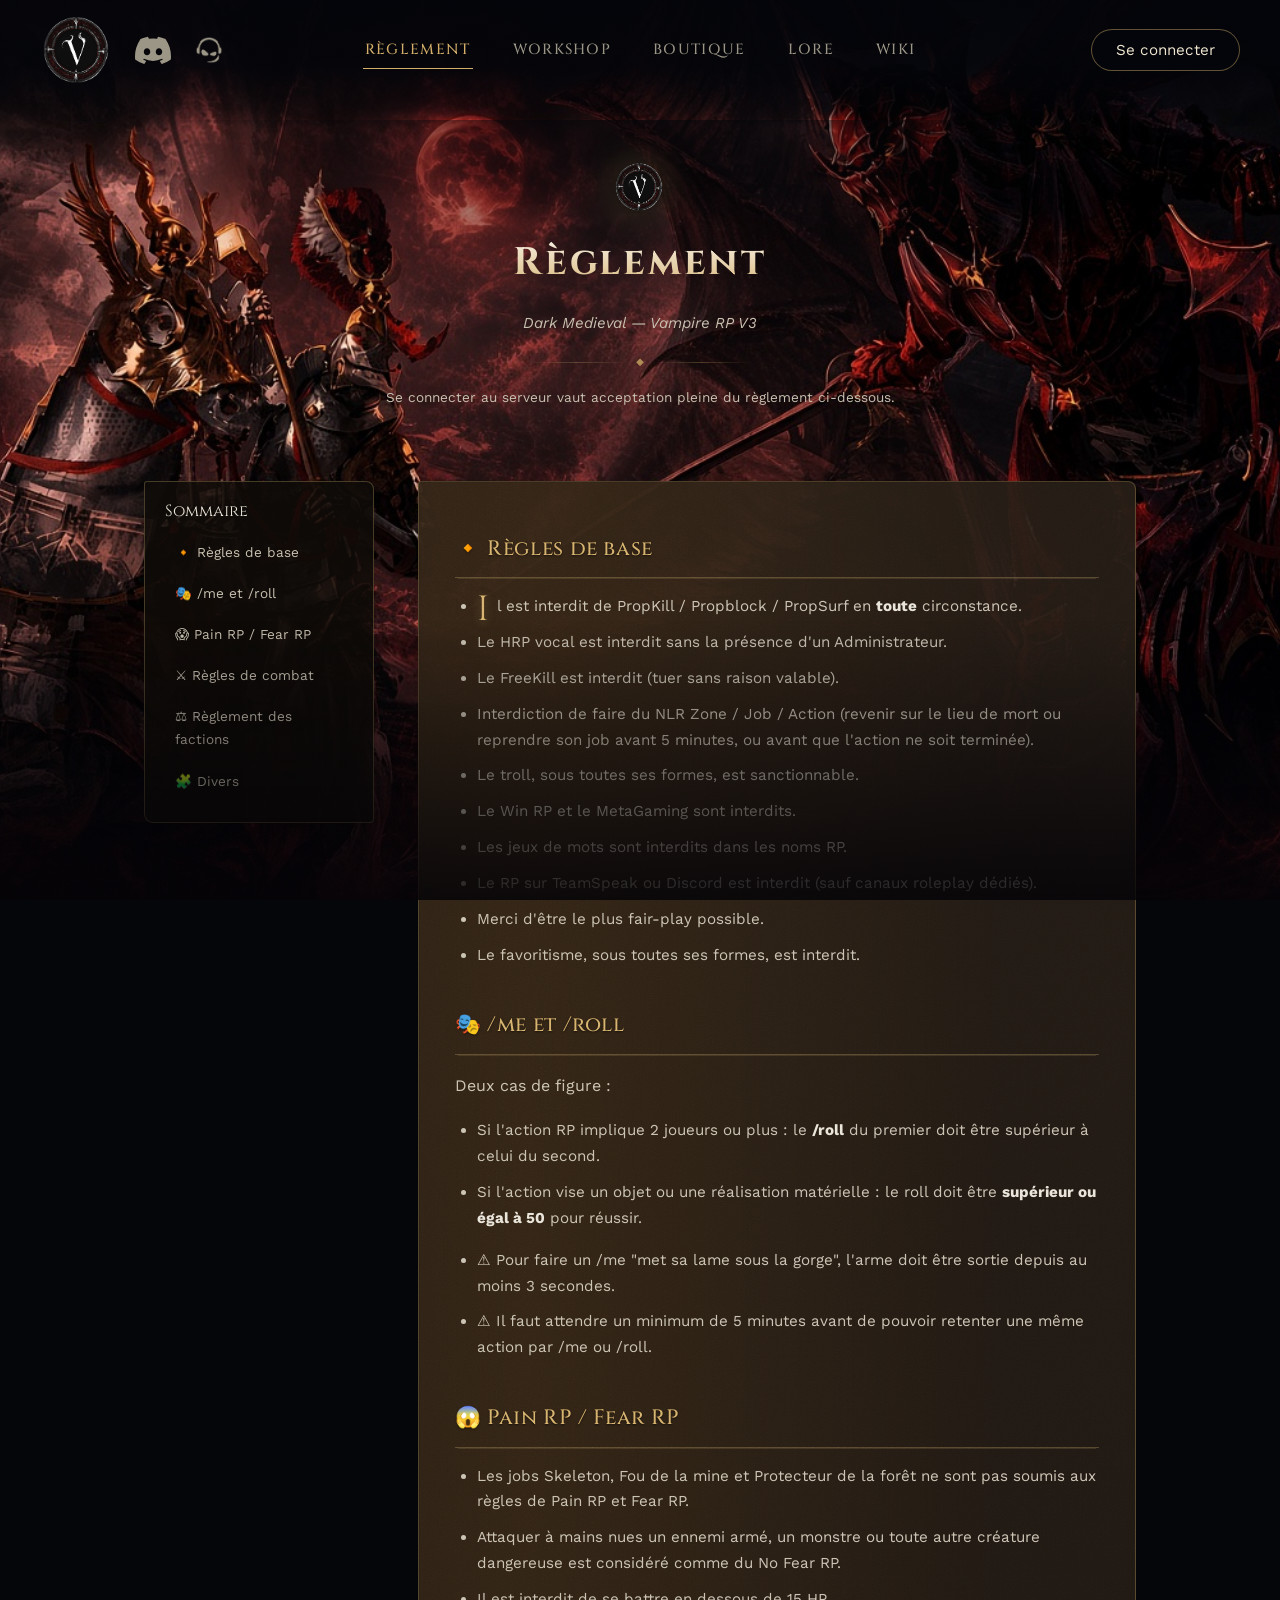
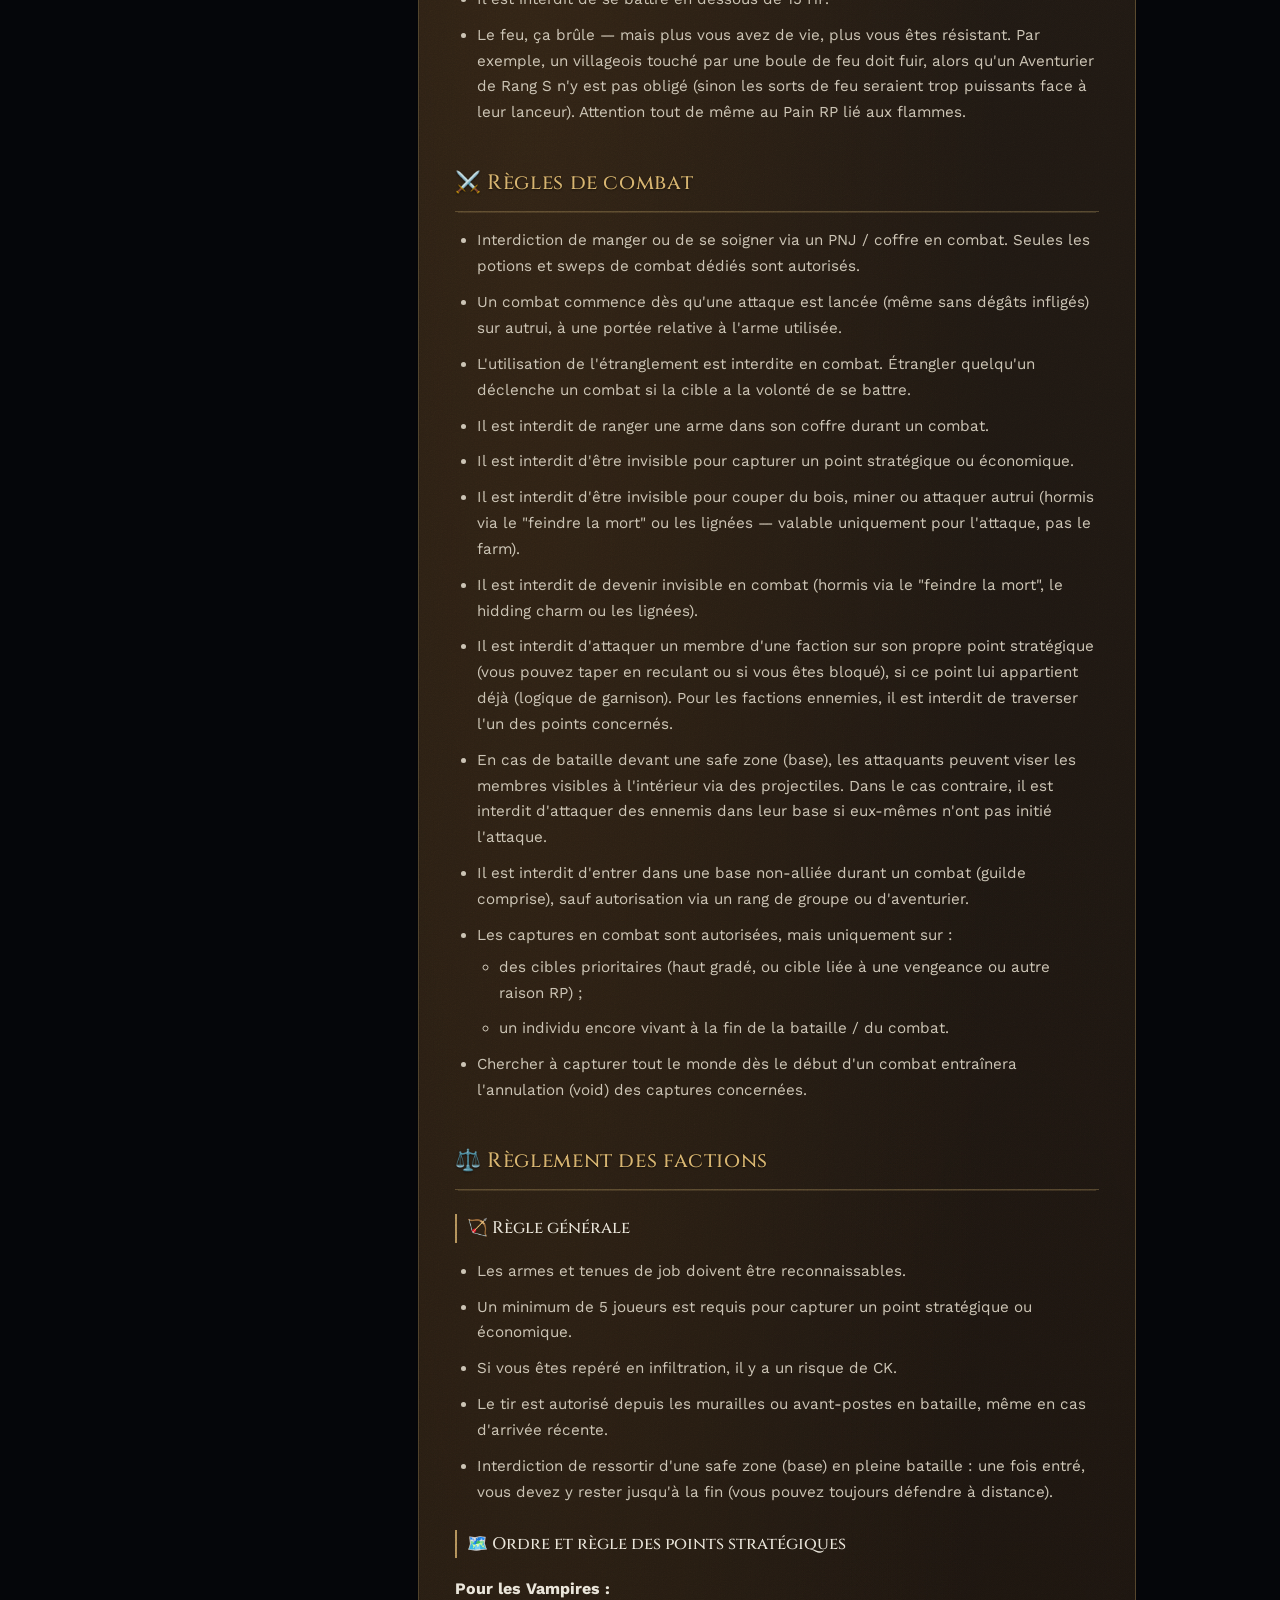
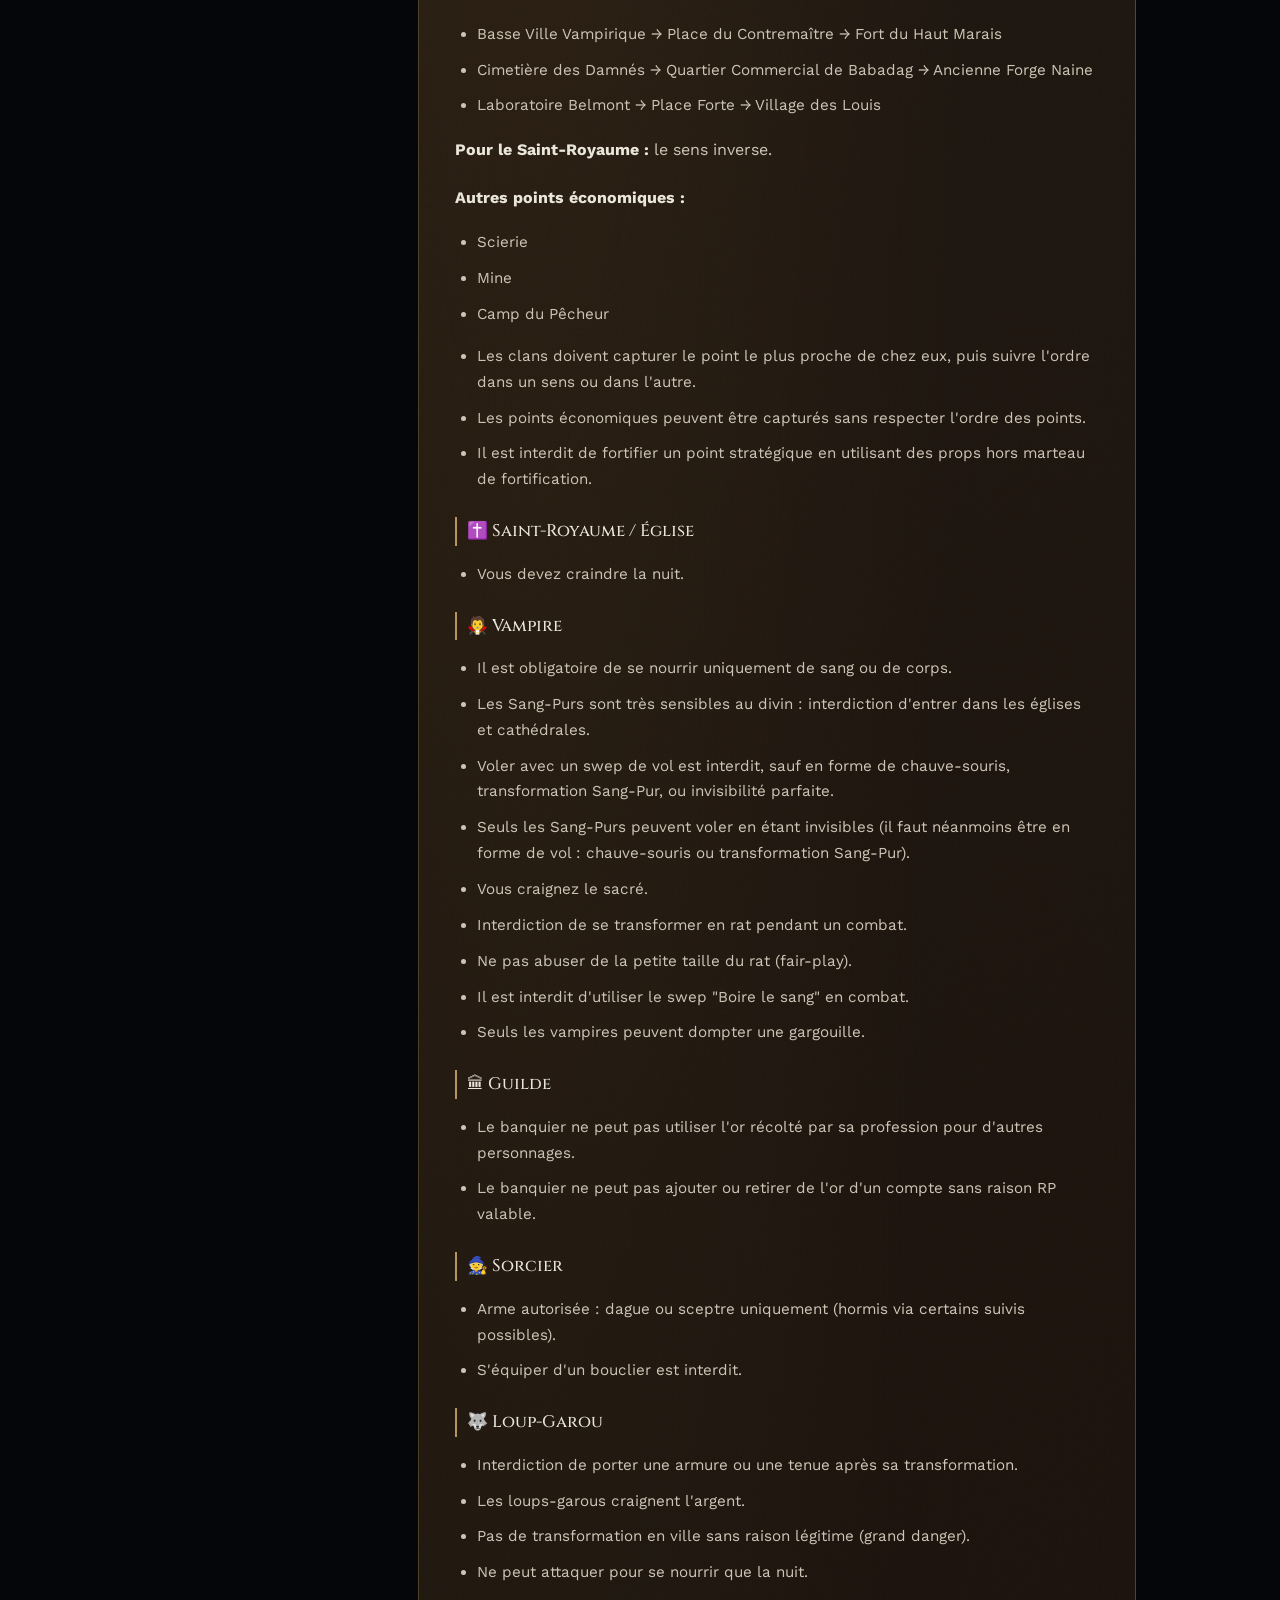
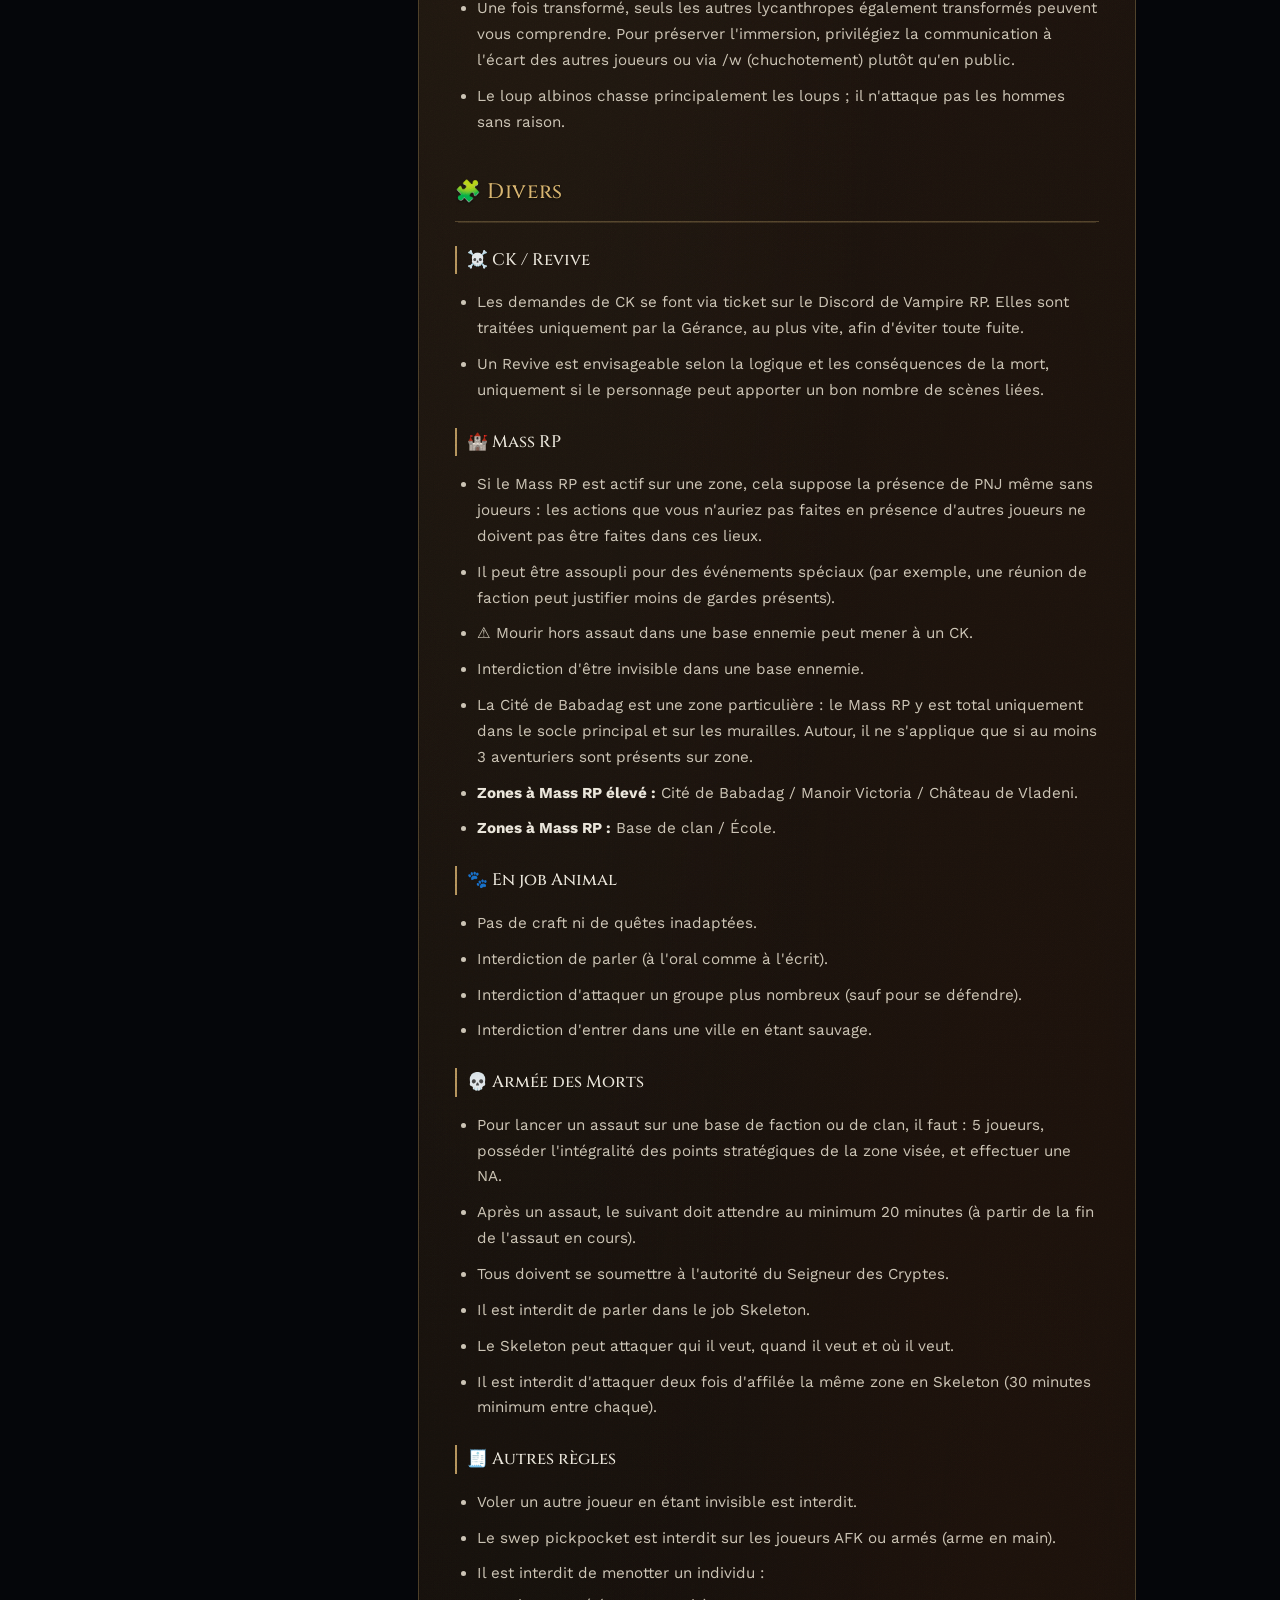
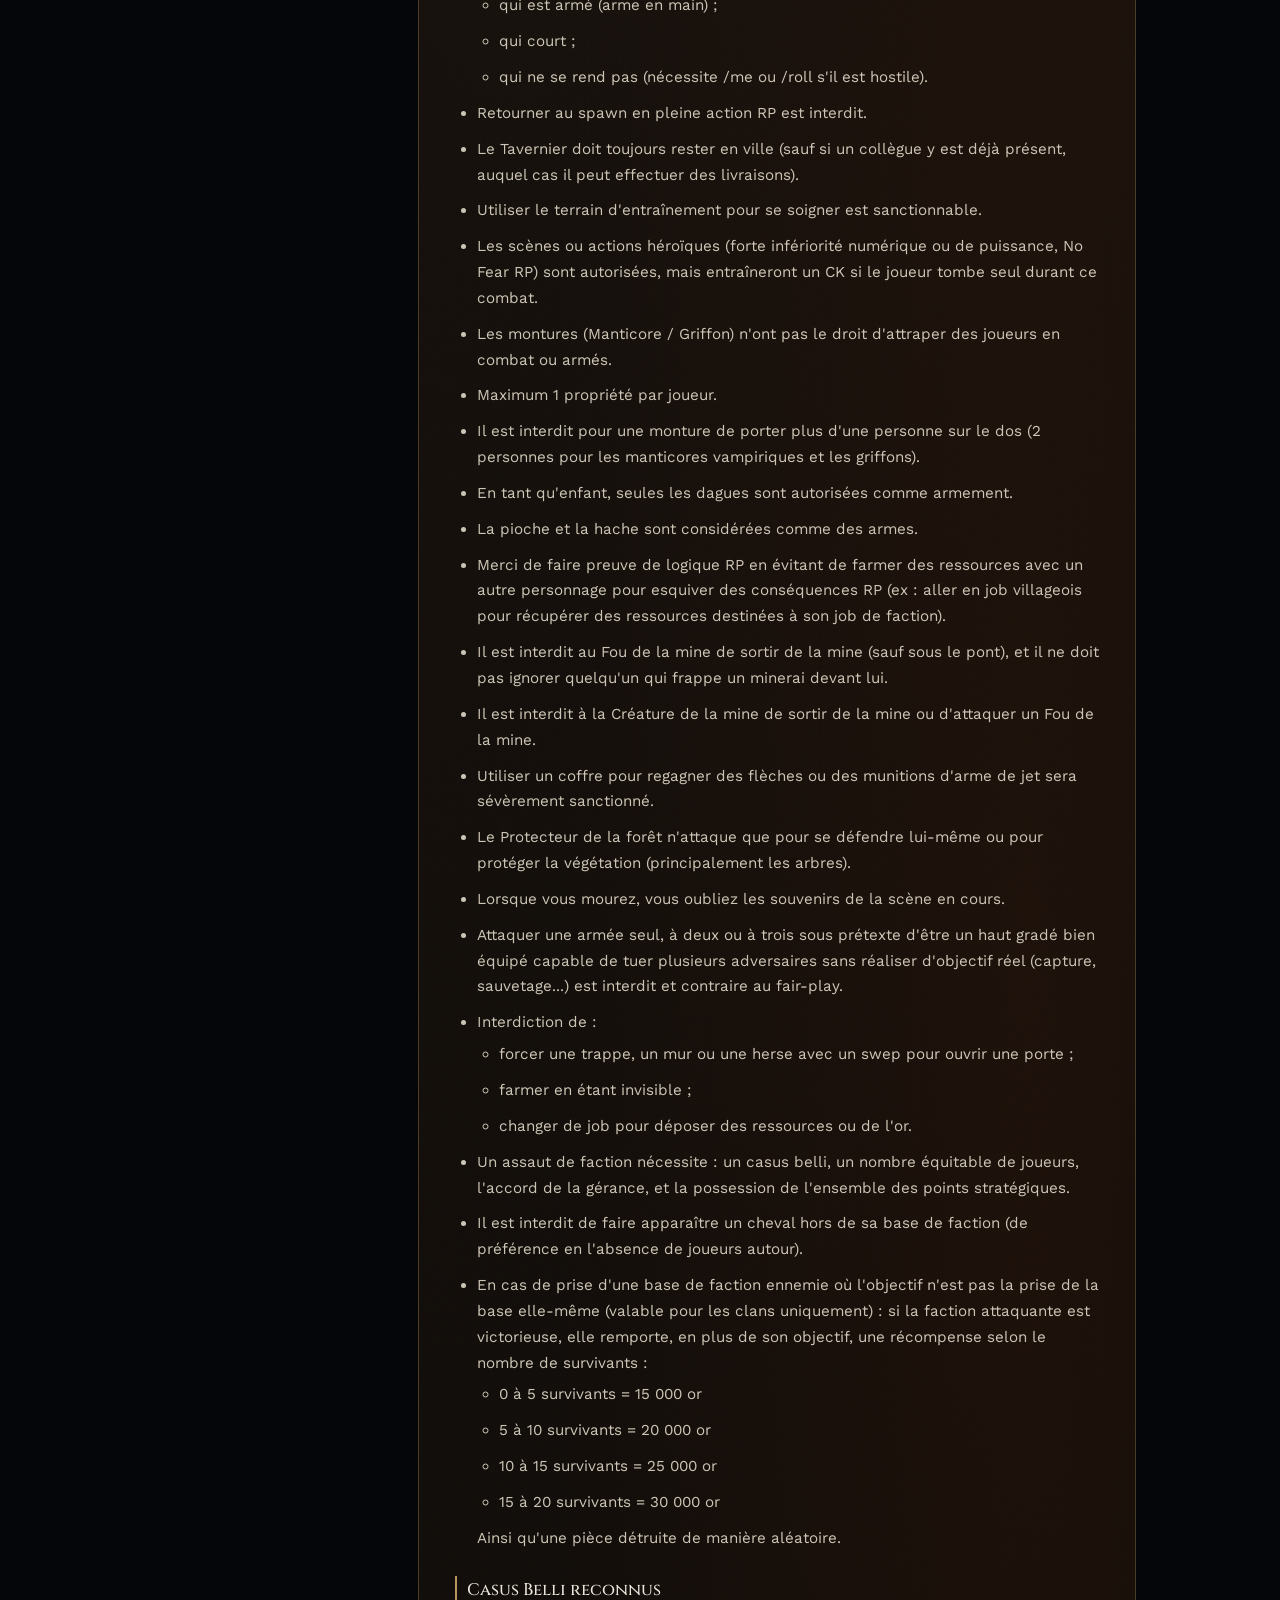
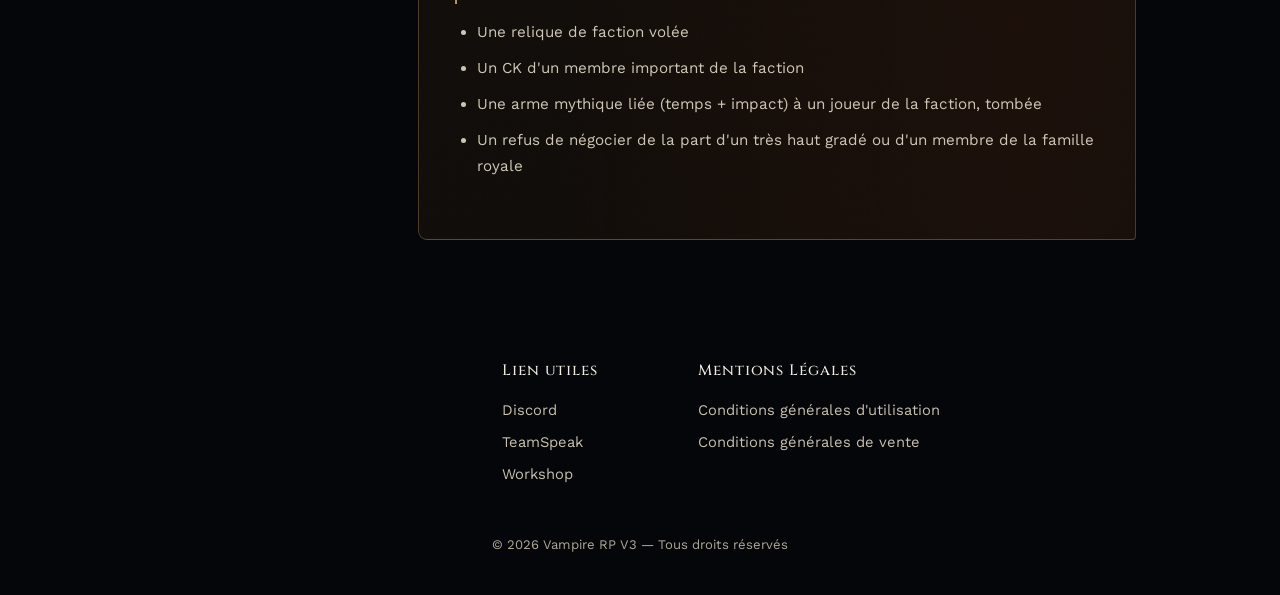
<file: reglement.html>
<!DOCTYPE html>
<html lang="fr">
<head>
    <meta charset="UTF-8">
    <meta name="viewport" content="width=device-width, initial-scale=1.0">
    <meta name="description" content="Règlement officiel du serveur Vampire RP V3.">
    <title>Règlement — Vampire RP V3</title>
    <link rel="shortcut icon" href="logo.png">
    <link rel="preconnect" href="https://fonts.googleapis.com">
    <link rel="preconnect" href="https://fonts.gstatic.com" crossorigin>
    <link href="https://fonts.googleapis.com/css2?family=Cinzel:wght@500;700&family=Work+Sans:wght@400;500;600&display=swap" rel="stylesheet">
    <link rel="stylesheet" href="style.css">
</head>
<body>

    <!-- HEADER -->
    <header class="site-header">
        <div class="header-inner">
            <div class="header-left">
                <a href="index.html" class="logo-home" aria-label="Retour à l'accueil">
                    <img src="logo.png" alt="Logo Vampire RP V3">
                </a>

                <a href="https://discord.gg/UvqNCvHMnk"
                   target="_blank"
                   rel="noopener noreferrer"
                   class="brand-mark discord-mark"
                   aria-label="Rejoindre le Discord du serveur">
                    <svg class="discord-svg" viewBox="0 0 127.14 96.36" role="img" aria-label="Logo Discord du serveur"><path d="M107.7,8.07A105.15,105.15,0,0,0,81.47,0a72.06,72.06,0,0,0-3.36,6.83A97.68,97.68,0,0,0,49,6.83,72.37,72.37,0,0,0,45.64,0,105.89,105.89,0,0,0,19.39,8.09C2.79,32.65-1.71,56.6.54,80.21h0A105.73,105.73,0,0,0,32.71,96.36,77.7,77.7,0,0,0,39.6,85.25a68.42,68.42,0,0,1-10.85-5.18c.91-.66,1.8-1.34,2.66-2a75.57,75.57,0,0,0,64.32,0c.87.71,1.76,1.39,2.66,2a68.68,68.68,0,0,1-10.87,5.19,77,77,0,0,0,6.89,11.1A105.25,105.25,0,0,0,126.6,80.22h0C129.24,52.84,122.09,29.11,107.7,8.07ZM42.45,65.69C36.18,65.69,31,60,31,53s5-12.74,11.43-12.74S54,46,53.89,53,48.84,65.69,42.45,65.69Zm42.24,0C78.41,65.69,73.25,60,73.25,53s5-12.74,11.44-12.74S96.23,46,96.12,53,91.08,65.69,84.69,65.69Z"/></svg>
                </a>

                <a href="ts3server://94.250.223.28:15071"
                   class="brand-mark teamspeak-mark"
                   aria-label="Rejoindre le TeamSpeak du serveur">
                    <div class="teamspeak-icon" role="img" aria-label="Logo TeamSpeak"></div>
                </a>
            </div>

            <nav class="main-nav" aria-label="Navigation principale">
                <a href="reglement.html" class="nav-link active" aria-current="page">Règlement</a>
                <a href="https://steamcommunity.com/sharedfiles/filedetails/?id=3038532405" target="_blank" rel="noopener noreferrer" class="nav-link">Workshop</a>
                <a href="https://vampire-rp.tebex.io" target="_blank" rel="noopener noreferrer" class="nav-link">Boutique</a>
                <a href="lore.html" class="nav-link">Lore</a>
                <a href="wiki.html" class="nav-link">Wiki</a>
            </nav>

            <div class="header-right">
                <div id="auth-button" class="auth-button">
                    <!-- Le JavaScript va remplir ça -->
                </div>
                <button class="nav-toggle" id="nav-toggle" aria-label="Ouvrir le menu" aria-expanded="false" aria-controls="mobile-nav">
                    <span></span><span></span><span></span>
                </button>
            </div>
        </div>

        <nav class="mobile-nav" id="mobile-nav" aria-label="Navigation mobile">
            <a href="reglement.html" class="active" aria-current="page">Règlement</a>
            <a href="https://steamcommunity.com/sharedfiles/filedetails/?id=3038532405" target="_blank" rel="noopener noreferrer">Workshop</a>
            <a href="https://vampire-rp.tebex.io" target="_blank" rel="noopener noreferrer">Boutique</a>
            <a href="lore.html">Lore</a>
            <a href="wiki.html">Wiki</a>
        </nav>
    </header>

    <main class="legal-content with-sidebar">
        <div class="legal-hero">
            <img src="logo.png" class="hero-seal" alt="" aria-hidden="true">
            <h1 class="page-title small">Règlement</h1>
            <p class="legal-date">Dark Medieval — Vampire RP V3</p>
            <div class="hero-divider" aria-hidden="true">
                <span class="hero-divider-line"></span>
                <span class="hero-divider-dot">◆</span>
                <span class="hero-divider-line"></span>
            </div>
            <p class="legal-note">Se connecter au serveur vaut acceptation pleine du règlement ci-dessous.</p>
        </div>

        <div class="legal-layout">
            <aside class="toc-sidebar toc-frame" aria-label="Sommaire du règlement">
                <button type="button" class="toc-toggle" id="toc-toggle" aria-expanded="false" aria-controls="toc-body">
                    <span>Sommaire</span>
                    <svg class="toc-toggle-icon" viewBox="0 0 24 24" aria-hidden="true">
                        <path d="M6 9l6 6 6-6" stroke="currentColor" stroke-width="2" fill="none" stroke-linecap="round" stroke-linejoin="round"/>
                    </svg>
                </button>
                <div class="toc-body" id="toc-body">
                <ul>
                    <li><a href="#base">🔸 Règles de base</a></li>
                    <li><a href="#meroll">🎭 /me et /roll</a></li>
                    <li><a href="#painfear">😱 Pain RP / Fear RP</a></li>
                    <li><a href="#combat">⚔️ Règles de combat</a></li>
                    <li><a href="#faction">⚖️ Règlement des factions</a></li>
                    <li><a href="#divers">🧩 Divers</a></li>
                </ul>
                </div>
            </aside>

            <div class="legal-body parchment-panel">

        <h2 id="base">🔸 Règles de base</h2>
        <ul>
            <li class="lettrine">Il est interdit de PropKill / Propblock / PropSurf en <strong>toute</strong> circonstance.</li>
            <li>Le HRP vocal est interdit sans la présence d'un Administrateur.</li>
            <li>Le FreeKill est interdit (tuer sans raison valable).</li>
            <li>Interdiction de faire du NLR Zone / Job / Action (revenir sur le lieu de mort ou reprendre son job avant 5 minutes, ou avant que l'action ne soit terminée).</li>
            <li>Le troll, sous toutes ses formes, est sanctionnable.</li>
            <li>Le Win RP et le MetaGaming sont interdits.</li>
            <li>Les jeux de mots sont interdits dans les noms RP.</li>
            <li>Le RP sur TeamSpeak ou Discord est interdit (sauf canaux roleplay dédiés).</li>
            <li>Merci d'être le plus fair-play possible.</li>
            <li>Le favoritisme, sous toutes ses formes, est interdit.</li>
        </ul>

        <h2 id="meroll">🎭 /me et /roll</h2>
        <p>Deux cas de figure :</p>
        <ul>
            <li>Si l'action RP implique 2 joueurs ou plus : le <strong>/roll</strong> du premier doit être supérieur à celui du second.</li>
            <li>Si l'action vise un objet ou une réalisation matérielle : le roll doit être <strong>supérieur ou égal à 50</strong> pour réussir.</li>
        </ul>
        <ul>
            <li>⚠️ Pour faire un /me "met sa lame sous la gorge", l'arme doit être sortie depuis au moins 3 secondes.</li>
            <li>⚠️ Il faut attendre un minimum de 5 minutes avant de pouvoir retenter une même action par /me ou /roll.</li>
        </ul>

        <h2 id="painfear">😱 Pain RP / Fear RP</h2>
        <ul>
            <li>Les jobs Skeleton, Fou de la mine et Protecteur de la forêt ne sont pas soumis aux règles de Pain RP et Fear RP.</li>
            <li>Attaquer à mains nues un ennemi armé, un monstre ou toute autre créature dangereuse est considéré comme du No Fear RP.</li>
            <li>Il est interdit de se battre en dessous de 15 HP.</li>
            <li>Le feu, ça brûle — mais plus vous avez de vie, plus vous êtes résistant. Par exemple, un villageois touché par une boule de feu doit fuir, alors qu'un Aventurier de Rang S n'y est pas obligé (sinon les sorts de feu seraient trop puissants face à leur lanceur). Attention tout de même au Pain RP lié aux flammes.</li>
        </ul>

        <h2 id="combat">⚔️ Règles de combat</h2>
        <ul>
            <li>Interdiction de manger ou de se soigner via un PNJ / coffre en combat. Seules les potions et sweps de combat dédiés sont autorisés.</li>
            <li>Un combat commence dès qu'une attaque est lancée (même sans dégâts infligés) sur autrui, à une portée relative à l'arme utilisée.</li>
            <li>L'utilisation de l'étranglement est interdite en combat. Étrangler quelqu'un déclenche un combat si la cible a la volonté de se battre.</li>
            <li>Il est interdit de ranger une arme dans son coffre durant un combat.</li>
            <li>Il est interdit d'être invisible pour capturer un point stratégique ou économique.</li>
            <li>Il est interdit d'être invisible pour couper du bois, miner ou attaquer autrui (hormis via le "feindre la mort" ou les lignées — valable uniquement pour l'attaque, pas le farm).</li>
            <li>Il est interdit de devenir invisible en combat (hormis via le "feindre la mort", le hidding charm ou les lignées).</li>
            <li>Il est interdit d'attaquer un membre d'une faction sur son propre point stratégique (vous pouvez taper en reculant ou si vous êtes bloqué), si ce point lui appartient déjà (logique de garnison). Pour les factions ennemies, il est interdit de traverser l'un des points concernés.</li>
            <li>En cas de bataille devant une safe zone (base), les attaquants peuvent viser les membres visibles à l'intérieur via des projectiles. Dans le cas contraire, il est interdit d'attaquer des ennemis dans leur base si eux-mêmes n'ont pas initié l'attaque.</li>
            <li>Il est interdit d'entrer dans une base non-alliée durant un combat (guilde comprise), sauf autorisation via un rang de groupe ou d'aventurier.</li>
            <li>Les captures en combat sont autorisées, mais uniquement sur :
                <ul>
                    <li>des cibles prioritaires (haut gradé, ou cible liée à une vengeance ou autre raison RP) ;</li>
                    <li>un individu encore vivant à la fin de la bataille / du combat.</li>
                </ul>
            </li>
            <li>Chercher à capturer tout le monde dès le début d'un combat entraînera l'annulation (void) des captures concernées.</li>
        </ul>

        <h2 id="faction">⚖️ Règlement des factions</h2>

        <h3>🏹 Règle générale</h3>
        <ul>
            <li>Les armes et tenues de job doivent être reconnaissables.</li>
            <li>Un minimum de 5 joueurs est requis pour capturer un point stratégique ou économique.</li>
            <li>Si vous êtes repéré en infiltration, il y a un risque de CK.</li>
            <li>Le tir est autorisé depuis les murailles ou avant-postes en bataille, même en cas d'arrivée récente.</li>
            <li>Interdiction de ressortir d'une safe zone (base) en pleine bataille : une fois entré, vous devez y rester jusqu'à la fin (vous pouvez toujours défendre à distance).</li>
        </ul>

        <h3>🗺️ Ordre et règle des points stratégiques</h3>
        <p><strong>Pour les Vampires :</strong></p>
        <ul>
            <li>Basse Ville Vampirique → Place du Contremaître → Fort du Haut Marais</li>
            <li>Cimetière des Damnés → Quartier Commercial de Babadag → Ancienne Forge Naine</li>
            <li>Laboratoire Belmont → Place Forte → Village des Louis</li>
        </ul>
        <p><strong>Pour le Saint-Royaume :</strong> le sens inverse.</p>
        <p><strong>Autres points économiques :</strong></p>
        <ul>
            <li>Scierie</li>
            <li>Mine</li>
            <li>Camp du Pêcheur</li>
        </ul>
        <ul>
            <li>Les clans doivent capturer le point le plus proche de chez eux, puis suivre l'ordre dans un sens ou dans l'autre.</li>
            <li>Les points économiques peuvent être capturés sans respecter l'ordre des points.</li>
            <li>Il est interdit de fortifier un point stratégique en utilisant des props hors marteau de fortification.</li>
        </ul>

        <h3>✝️ Saint-Royaume / Église</h3>
        <ul>
            <li>Vous devez craindre la nuit.</li>
        </ul>

        <h3>🧛 Vampire</h3>
        <ul>
            <li>Il est obligatoire de se nourrir uniquement de sang ou de corps.</li>
            <li>Les Sang-Purs sont très sensibles au divin : interdiction d'entrer dans les églises et cathédrales.</li>
            <li>Voler avec un swep de vol est interdit, sauf en forme de chauve-souris, transformation Sang-Pur, ou invisibilité parfaite.</li>
            <li>Seuls les Sang-Purs peuvent voler en étant invisibles (il faut néanmoins être en forme de vol : chauve-souris ou transformation Sang-Pur).</li>
            <li>Vous craignez le sacré.</li>
            <li>Interdiction de se transformer en rat pendant un combat.</li>
            <li>Ne pas abuser de la petite taille du rat (fair-play).</li>
            <li>Il est interdit d'utiliser le swep "Boire le sang" en combat.</li>
            <li>Seuls les vampires peuvent dompter une gargouille.</li>
        </ul>

        <h3>🏛 Guilde</h3>
        <ul>
            <li>Le banquier ne peut pas utiliser l'or récolté par sa profession pour d'autres personnages.</li>
            <li>Le banquier ne peut pas ajouter ou retirer de l'or d'un compte sans raison RP valable.</li>
        </ul>

        <h3>🧙 Sorcier</h3>
        <ul>
            <li>Arme autorisée : dague ou sceptre uniquement (hormis via certains suivis possibles).</li>
            <li>S'équiper d'un bouclier est interdit.</li>
        </ul>

        <h3>🐺 Loup-Garou</h3>
        <ul>
            <li>Interdiction de porter une armure ou une tenue après sa transformation.</li>
            <li>Les loups-garous craignent l'argent.</li>
            <li>Pas de transformation en ville sans raison légitime (grand danger).</li>
            <li>Ne peut attaquer pour se nourrir que la nuit.</li>
            <li>Une fois transformé, seuls les autres lycanthropes également transformés peuvent vous comprendre. Pour préserver l'immersion, privilégiez la communication à l'écart des autres joueurs ou via /w (chuchotement) plutôt qu'en public.</li>
            <li>Le loup albinos chasse principalement les loups ; il n'attaque pas les hommes sans raison.</li>
        </ul>

        <h2 id="divers">🧩 Divers</h2>

        <h3>☠️ CK / Revive</h3>
        <ul>
            <li>Les demandes de CK se font via ticket sur le Discord de Vampire RP. Elles sont traitées uniquement par la Gérance, au plus vite, afin d'éviter toute fuite.</li>
            <li>Un Revive est envisageable selon la logique et les conséquences de la mort, uniquement si le personnage peut apporter un bon nombre de scènes liées.</li>
        </ul>

        <h3>🏰 Mass RP</h3>
        <ul>
            <li>Si le Mass RP est actif sur une zone, cela suppose la présence de PNJ même sans joueurs : les actions que vous n'auriez pas faites en présence d'autres joueurs ne doivent pas être faites dans ces lieux.</li>
            <li>Il peut être assoupli pour des événements spéciaux (par exemple, une réunion de faction peut justifier moins de gardes présents).</li>
            <li>⚠️ Mourir hors assaut dans une base ennemie peut mener à un CK.</li>
            <li>Interdiction d'être invisible dans une base ennemie.</li>
            <li>La Cité de Babadag est une zone particulière : le Mass RP y est total uniquement dans le socle principal et sur les murailles. Autour, il ne s'applique que si au moins 3 aventuriers sont présents sur zone.</li>
            <li><strong>Zones à Mass RP élevé :</strong> Cité de Babadag / Manoir Victoria / Château de Vladeni.</li>
            <li><strong>Zones à Mass RP :</strong> Base de clan / École.</li>
        </ul>

        <h3>🐾 En job Animal</h3>
        <ul>
            <li>Pas de craft ni de quêtes inadaptées.</li>
            <li>Interdiction de parler (à l'oral comme à l'écrit).</li>
            <li>Interdiction d'attaquer un groupe plus nombreux (sauf pour se défendre).</li>
            <li>Interdiction d'entrer dans une ville en étant sauvage.</li>
        </ul>

        <h3>💀 Armée des Morts</h3>
        <ul>
            <li>Pour lancer un assaut sur une base de faction ou de clan, il faut : 5 joueurs, posséder l'intégralité des points stratégiques de la zone visée, et effectuer une NA.</li>
            <li>Après un assaut, le suivant doit attendre au minimum 20 minutes (à partir de la fin de l'assaut en cours).</li>
            <li>Tous doivent se soumettre à l'autorité du Seigneur des Cryptes.</li>
            <li>Il est interdit de parler dans le job Skeleton.</li>
            <li>Le Skeleton peut attaquer qui il veut, quand il veut et où il veut.</li>
            <li>Il est interdit d'attaquer deux fois d'affilée la même zone en Skeleton (30 minutes minimum entre chaque).</li>
        </ul>

        <h3>🧾 Autres règles</h3>
        <ul>
            <li>Voler un autre joueur en étant invisible est interdit.</li>
            <li>Le swep pickpocket est interdit sur les joueurs AFK ou armés (arme en main).</li>
            <li>Il est interdit de menotter un individu :
                <ul>
                    <li>qui est armé (arme en main) ;</li>
                    <li>qui court ;</li>
                    <li>qui ne se rend pas (nécessite /me ou /roll s'il est hostile).</li>
                </ul>
            </li>
            <li>Retourner au spawn en pleine action RP est interdit.</li>
            <li>Le Tavernier doit toujours rester en ville (sauf si un collègue y est déjà présent, auquel cas il peut effectuer des livraisons).</li>
            <li>Utiliser le terrain d'entraînement pour se soigner est sanctionnable.</li>
            <li>Les scènes ou actions héroïques (forte infériorité numérique ou de puissance, No Fear RP) sont autorisées, mais entraîneront un CK si le joueur tombe seul durant ce combat.</li>
            <li>Les montures (Manticore / Griffon) n'ont pas le droit d'attraper des joueurs en combat ou armés.</li>
            <li>Maximum 1 propriété par joueur.</li>
            <li>Il est interdit pour une monture de porter plus d'une personne sur le dos (2 personnes pour les manticores vampiriques et les griffons).</li>
            <li>En tant qu'enfant, seules les dagues sont autorisées comme armement.</li>
            <li>La pioche et la hache sont considérées comme des armes.</li>
            <li>Merci de faire preuve de logique RP en évitant de farmer des ressources avec un autre personnage pour esquiver des conséquences RP (ex : aller en job villageois pour récupérer des ressources destinées à son job de faction).</li>
            <li>Il est interdit au Fou de la mine de sortir de la mine (sauf sous le pont), et il ne doit pas ignorer quelqu'un qui frappe un minerai devant lui.</li>
            <li>Il est interdit à la Créature de la mine de sortir de la mine ou d'attaquer un Fou de la mine.</li>
            <li>Utiliser un coffre pour regagner des flèches ou des munitions d'arme de jet sera sévèrement sanctionné.</li>
            <li>Le Protecteur de la forêt n'attaque que pour se défendre lui-même ou pour protéger la végétation (principalement les arbres).</li>
            <li>Lorsque vous mourez, vous oubliez les souvenirs de la scène en cours.</li>
            <li>Attaquer une armée seul, à deux ou à trois sous prétexte d'être un haut gradé bien équipé capable de tuer plusieurs adversaires sans réaliser d'objectif réel (capture, sauvetage...) est interdit et contraire au fair-play.</li>
            <li>Interdiction de :
                <ul>
                    <li>forcer une trappe, un mur ou une herse avec un swep pour ouvrir une porte ;</li>
                    <li>farmer en étant invisible ;</li>
                    <li>changer de job pour déposer des ressources ou de l'or.</li>
                </ul>
            </li>
            <li>Un assaut de faction nécessite : un casus belli, un nombre équitable de joueurs, l'accord de la gérance, et la possession de l'ensemble des points stratégiques.</li>
            <li>Il est interdit de faire apparaître un cheval hors de sa base de faction (de préférence en l'absence de joueurs autour).</li>
            <li>En cas de prise d'une base de faction ennemie où l'objectif n'est pas la prise de la base elle-même (valable pour les clans uniquement) : si la faction attaquante est victorieuse, elle remporte, en plus de son objectif, une récompense selon le nombre de survivants :
                <ul>
                    <li>0 à 5 survivants = 15 000 or</li>
                    <li>5 à 10 survivants = 20 000 or</li>
                    <li>10 à 15 survivants = 25 000 or</li>
                    <li>15 à 20 survivants = 30 000 or</li>
                </ul>
                Ainsi qu'une pièce détruite de manière aléatoire.
            </li>
        </ul>

        <h3>Casus Belli reconnus</h3>
        <ul>
            <li>Une relique de faction volée</li>
            <li>Un CK d'un membre important de la faction</li>
            <li>Une arme mythique liée (temps + impact) à un joueur de la faction, tombée</li>
            <li>Un refus de négocier de la part d'un très haut gradé ou d'un membre de la famille royale</li>
        </ul>
            </div>
        </div>
    </main>


    <!-- FOOTER -->
    <footer class="site-footer">
    <div class="footer-content">
        <div class="footer-grid">
            <div class="footer-col">
                <h4>Lien utiles</h4>
                <a href="https://discord.gg/UvqNCvHMnk" target="_blank" rel="noopener noreferrer">Discord</a>
                <a href="ts3server://94.250.223.28:15071">TeamSpeak</a>
                <a href="https://steamcommunity.com/sharedfiles/filedetails/?id=3038532405" target="_blank" rel="noopener noreferrer">Workshop</a>
            </div>



            <div class="footer-col">
                <h4>Mentions Légales</h4>
                <a href="cgu.html">Conditions générales d'utilisation</a>
                <a href="cgv.html">Conditions générales de vente</a>
            </div>
        </div>

        <p class="footer-copy">© 2026 Vampire RP V3 — Tous droits réservés</p>
    </div>
</footer>

    <script src="script.js"></script>
</body>
</html>
</file>
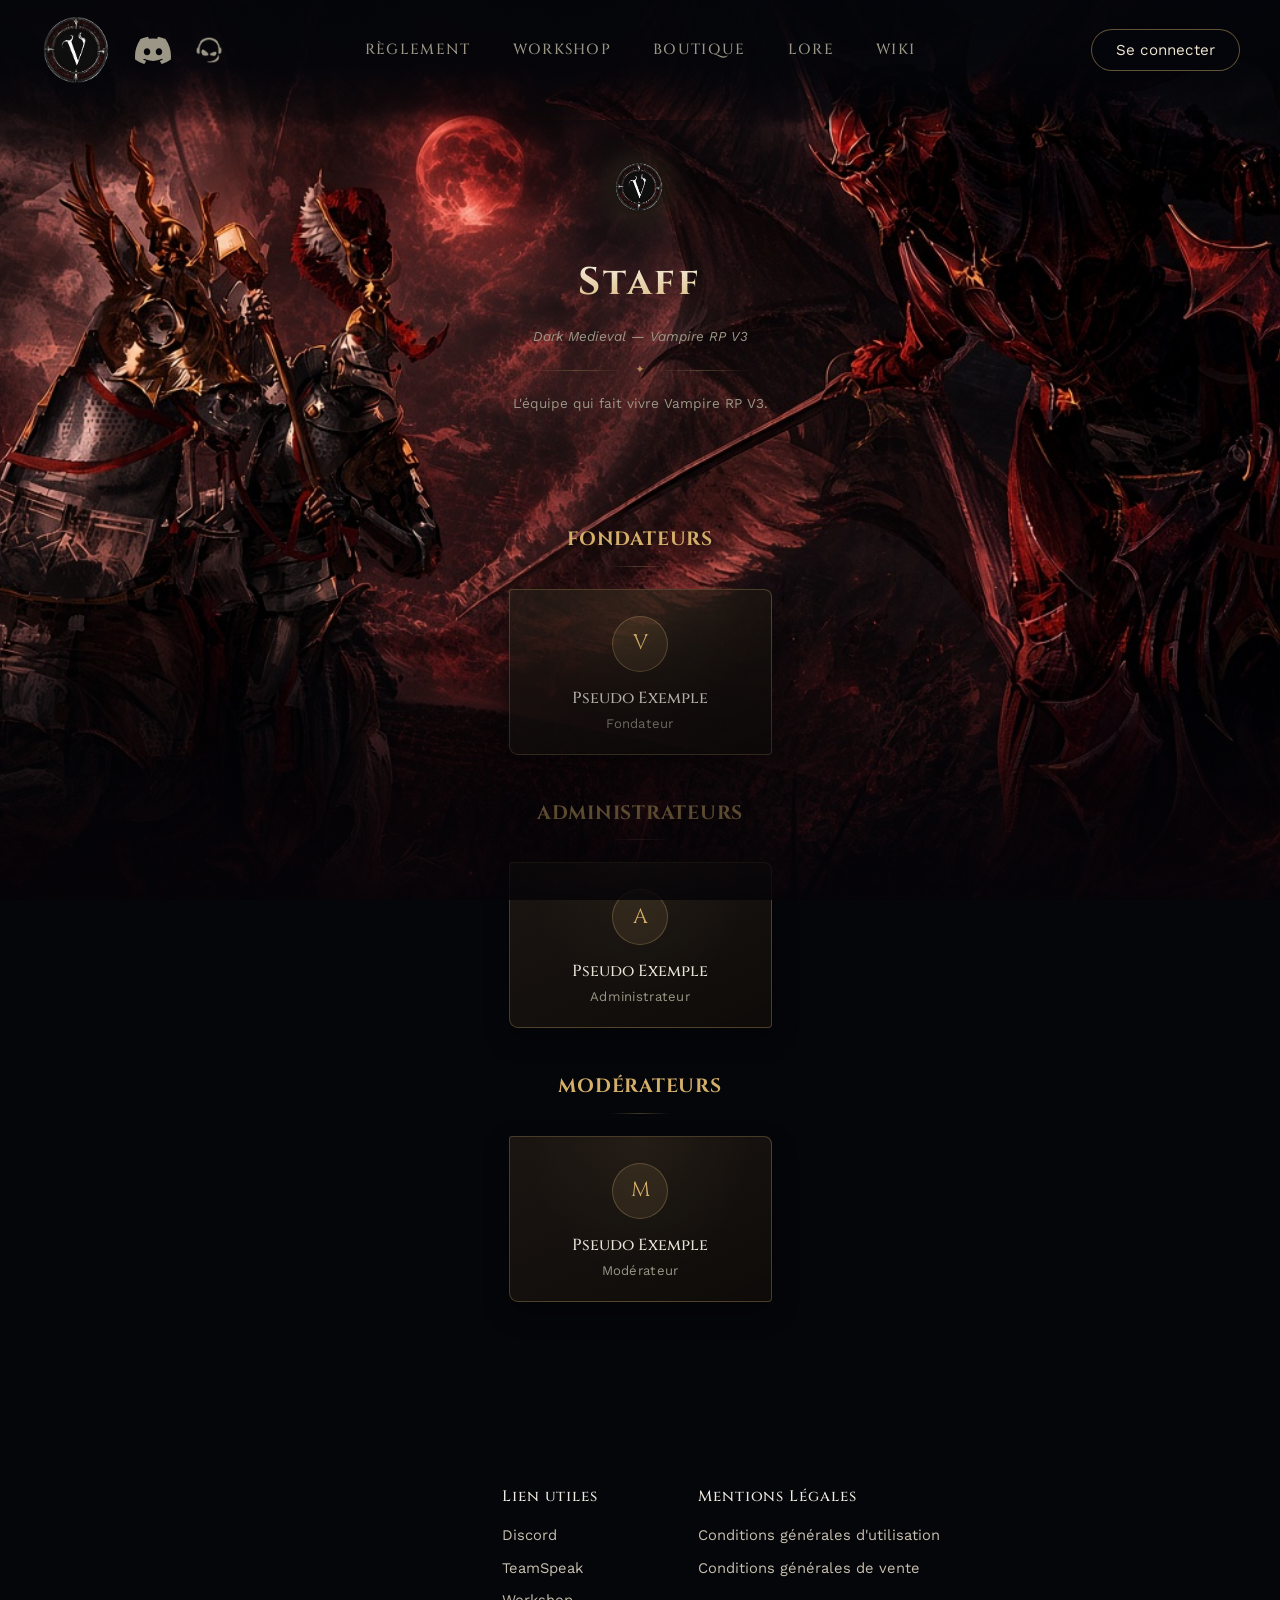
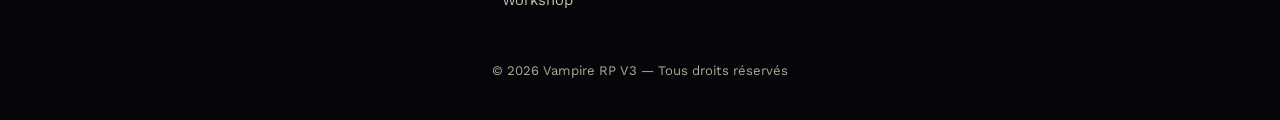
<file: staff.html>
<!doctype html>
<html lang="fr">
  <head>
    <meta charset="UTF-8" />
    <meta name="viewport" content="width=device-width, initial-scale=1.0" />
    <meta
      name="description"
      content="L'équipe du serveur — Vampire RP V3."
    />
    <title>Staff — Vampire RP V3</title>
    <link rel="shortcut icon" href="logo.png" />
    <link rel="preconnect" href="https://fonts.googleapis.com" />
    <link rel="preconnect" href="https://fonts.gstatic.com" crossorigin />
    <link
      href="https://fonts.googleapis.com/css2?family=Cinzel:wght@500;700&family=Work+Sans:wght@400;500;600&display=swap"
      rel="stylesheet"
    />
    <link rel="stylesheet" href="style.css" />
  </head>
  <body>
    <!-- HEADER -->
    <header class="site-header">
      <div class="header-inner">
        <div class="header-left">
          <a
            href="index.html"
            class="logo-home"
            aria-label="Retour à l'accueil"
          >
            <img src="logo.png" alt="Logo Vampire RP V3" />
          </a>

          <a
            href="https://discord.gg/UvqNCvHMnk"
            target="_blank"
            rel="noopener noreferrer"
            class="brand-mark discord-mark"
            aria-label="Rejoindre le Discord du serveur"
          >
            <svg
              class="discord-svg"
              viewBox="0 0 127.14 96.36"
              role="img"
              aria-label="Logo Discord du serveur"
            >
              <path
                d="M107.7,8.07A105.15,105.15,0,0,0,81.47,0a72.06,72.06,0,0,0-3.36,6.83A97.68,97.68,0,0,0,49,6.83,72.37,72.37,0,0,0,45.64,0,105.89,105.89,0,0,0,19.39,8.09C2.79,32.65-1.71,56.6.54,80.21h0A105.73,105.73,0,0,0,32.71,96.36,77.7,77.7,0,0,0,39.6,85.25a68.42,68.42,0,0,1-10.85-5.18c.91-.66,1.8-1.34,2.66-2a75.57,75.57,0,0,0,64.32,0c.87.71,1.76,1.39,2.66,2a68.68,68.68,0,0,1-10.87,5.19,77,77,0,0,0,6.89,11.1A105.25,105.25,0,0,0,126.6,80.22h0C129.24,52.84,122.09,29.11,107.7,8.07ZM42.45,65.69C36.18,65.69,31,60,31,53s5-12.74,11.43-12.74S54,46,53.89,53,48.84,65.69,42.45,65.69Zm42.24,0C78.41,65.69,73.25,60,73.25,53s5-12.74,11.44-12.74S96.23,46,96.12,53,91.08,65.69,84.69,65.69Z"
              />
            </svg>
          </a>

          <a
            href="ts3server://94.250.223.28:15071"
            class="brand-mark teamspeak-mark"
            aria-label="Rejoindre le TeamSpeak du serveur"
          >
            <div
              class="teamspeak-icon"
              role="img"
              aria-label="Logo TeamSpeak"
            ></div>
          </a>
        </div>

        <nav class="main-nav" aria-label="Navigation principale">
          <a href="reglement.html" class="nav-link">Règlement</a>
          <a
            href="https://steamcommunity.com/sharedfiles/filedetails/?id=3038532405"
            target="_blank"
            rel="noopener noreferrer"
            class="nav-link"
            >Workshop</a
          >
          <a
            href="https://vampire-rp.tebex.io"
            target="_blank"
            rel="noopener noreferrer"
            class="nav-link"
            >Boutique</a
          >
          <a href="lore.html" class="nav-link">Lore</a>
          <a href="wiki.html" class="nav-link">Wiki</a>
        </nav>

        <div class="header-right">
          <div id="auth-button" class="auth-button"></div>
          <button
            class="nav-toggle"
            id="nav-toggle"
            aria-label="Ouvrir le menu"
            aria-expanded="false"
            aria-controls="mobile-nav"
          >
            <span></span><span></span><span></span>
          </button>
        </div>
      </div>

      <nav class="mobile-nav" id="mobile-nav" aria-label="Navigation mobile">
        <a href="reglement.html">Règlement</a>
        <a
          href="https://steamcommunity.com/sharedfiles/filedetails/?id=3038532405"
          target="_blank"
          rel="noopener noreferrer"
          >Workshop</a
        >
        <a
          href="https://vampire-rp.tebex.io"
          target="_blank"
          rel="noopener noreferrer"
          >Boutique</a
        >
        <a href="lore.html">Lore</a>
        <a href="wiki.html">Wiki</a>
      </nav>
    </header>

    <main class="wiki-page">
      <div class="wiki-hero">
        <img class="hero-seal" src="logo.png" alt="" />
        <h1 class="page-title small">Staff</h1>
        <p class="legal-date">Dark Medieval — Vampire RP V3</p>
        <div class="hero-divider">
          <span class="hero-divider-line"></span>
          <span class="hero-divider-dot">✦</span>
          <span class="hero-divider-line"></span>
        </div>
        <p class="legal-note">L'équipe qui fait vivre Vampire RP V3.</p>
      </div>

      <!--
        ⚠️ EXEMPLE — Remplace les pseudos, rôles et rangs ci-dessous
        par la vraie composition de ton équipe. Duplique un bloc
        ".staff-category" pour chaque rang, et une carte ".staff-card"
        par membre à l'intérieur.
      -->

      <section class="staff-category">
        <h2 class="staff-category-title">Fondateurs</h2>
        <div class="staff-grid">
          <div class="staff-card">
            <div class="staff-card-avatar">V</div>
            <h3 class="staff-card-name">Pseudo Exemple</h3>
            <p class="staff-card-role">Fondateur</p>
          </div>
        </div>
      </section>

      <section class="staff-category">
        <h2 class="staff-category-title">Administrateurs</h2>
        <div class="staff-grid">
          <div class="staff-card">
            <div class="staff-card-avatar">A</div>
            <h3 class="staff-card-name">Pseudo Exemple</h3>
            <p class="staff-card-role">Administrateur</p>
          </div>
        </div>
      </section>

      <section class="staff-category">
        <h2 class="staff-category-title">Modérateurs</h2>
        <div class="staff-grid">
          <div class="staff-card">
            <div class="staff-card-avatar">M</div>
            <h3 class="staff-card-name">Pseudo Exemple</h3>
            <p class="staff-card-role">Modérateur</p>
          </div>
        </div>
      </section>
    </main>

    <!-- FOOTER -->
    <footer class="site-footer">
      <div class="footer-content">
        <div class="footer-grid">
          <div class="footer-col">
            <h4>Lien utiles</h4>
            <a
              href="https://discord.gg/UvqNCvHMnk"
              target="_blank"
              rel="noopener noreferrer"
              >Discord</a
            >
            <a href="ts3server://94.250.223.28:15071">TeamSpeak</a>
            <a
              href="https://steamcommunity.com/sharedfiles/filedetails/?id=3038532405"
              target="_blank"
              rel="noopener noreferrer"
              >Workshop</a
            >
          </div>

          <div class="footer-col">
            <h4>Mentions Légales</h4>
            <a href="cgu.html">Conditions générales d'utilisation</a>
            <a href="cgv.html">Conditions générales de vente</a>
          </div>
        </div>

        <p class="footer-copy">© 2026 Vampire RP V3 — Tous droits réservés</p>
      </div>
    </footer>

    <script src="script.js"></script>
  </body>
</html>
</file>
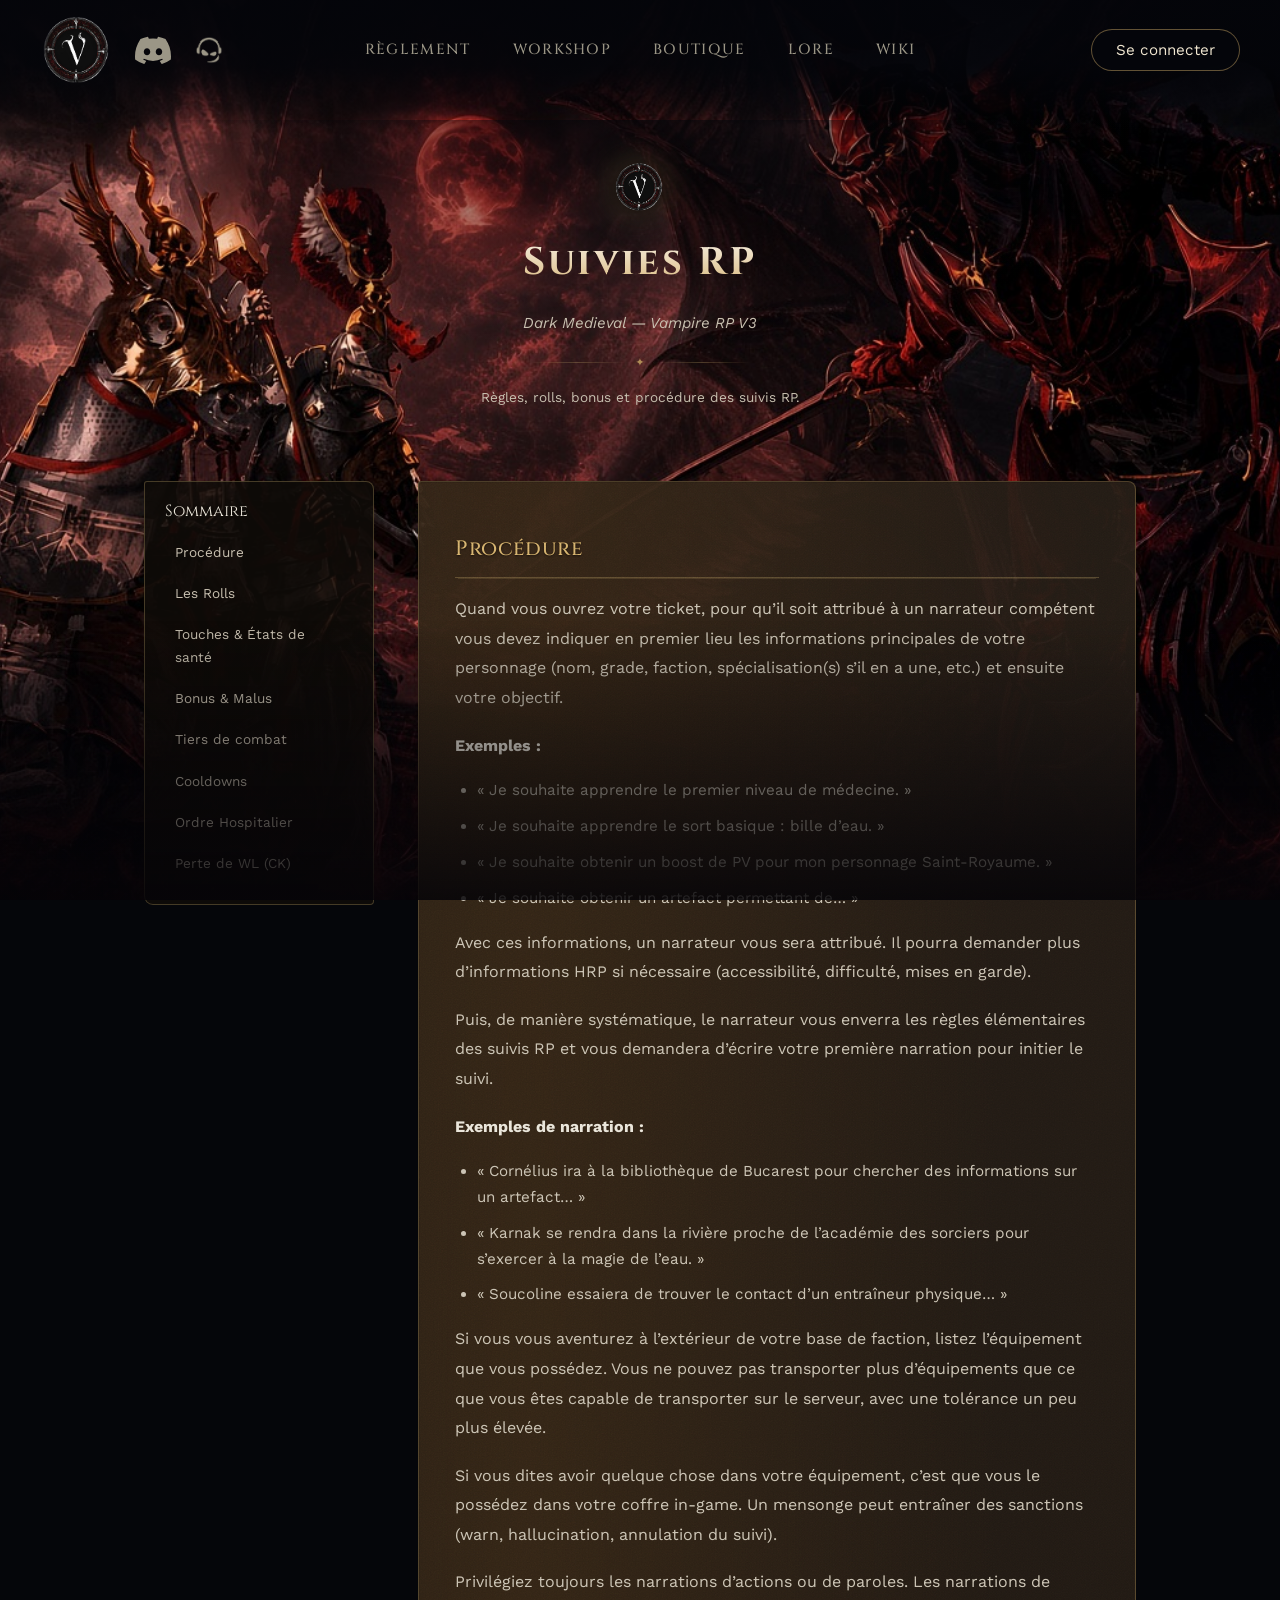
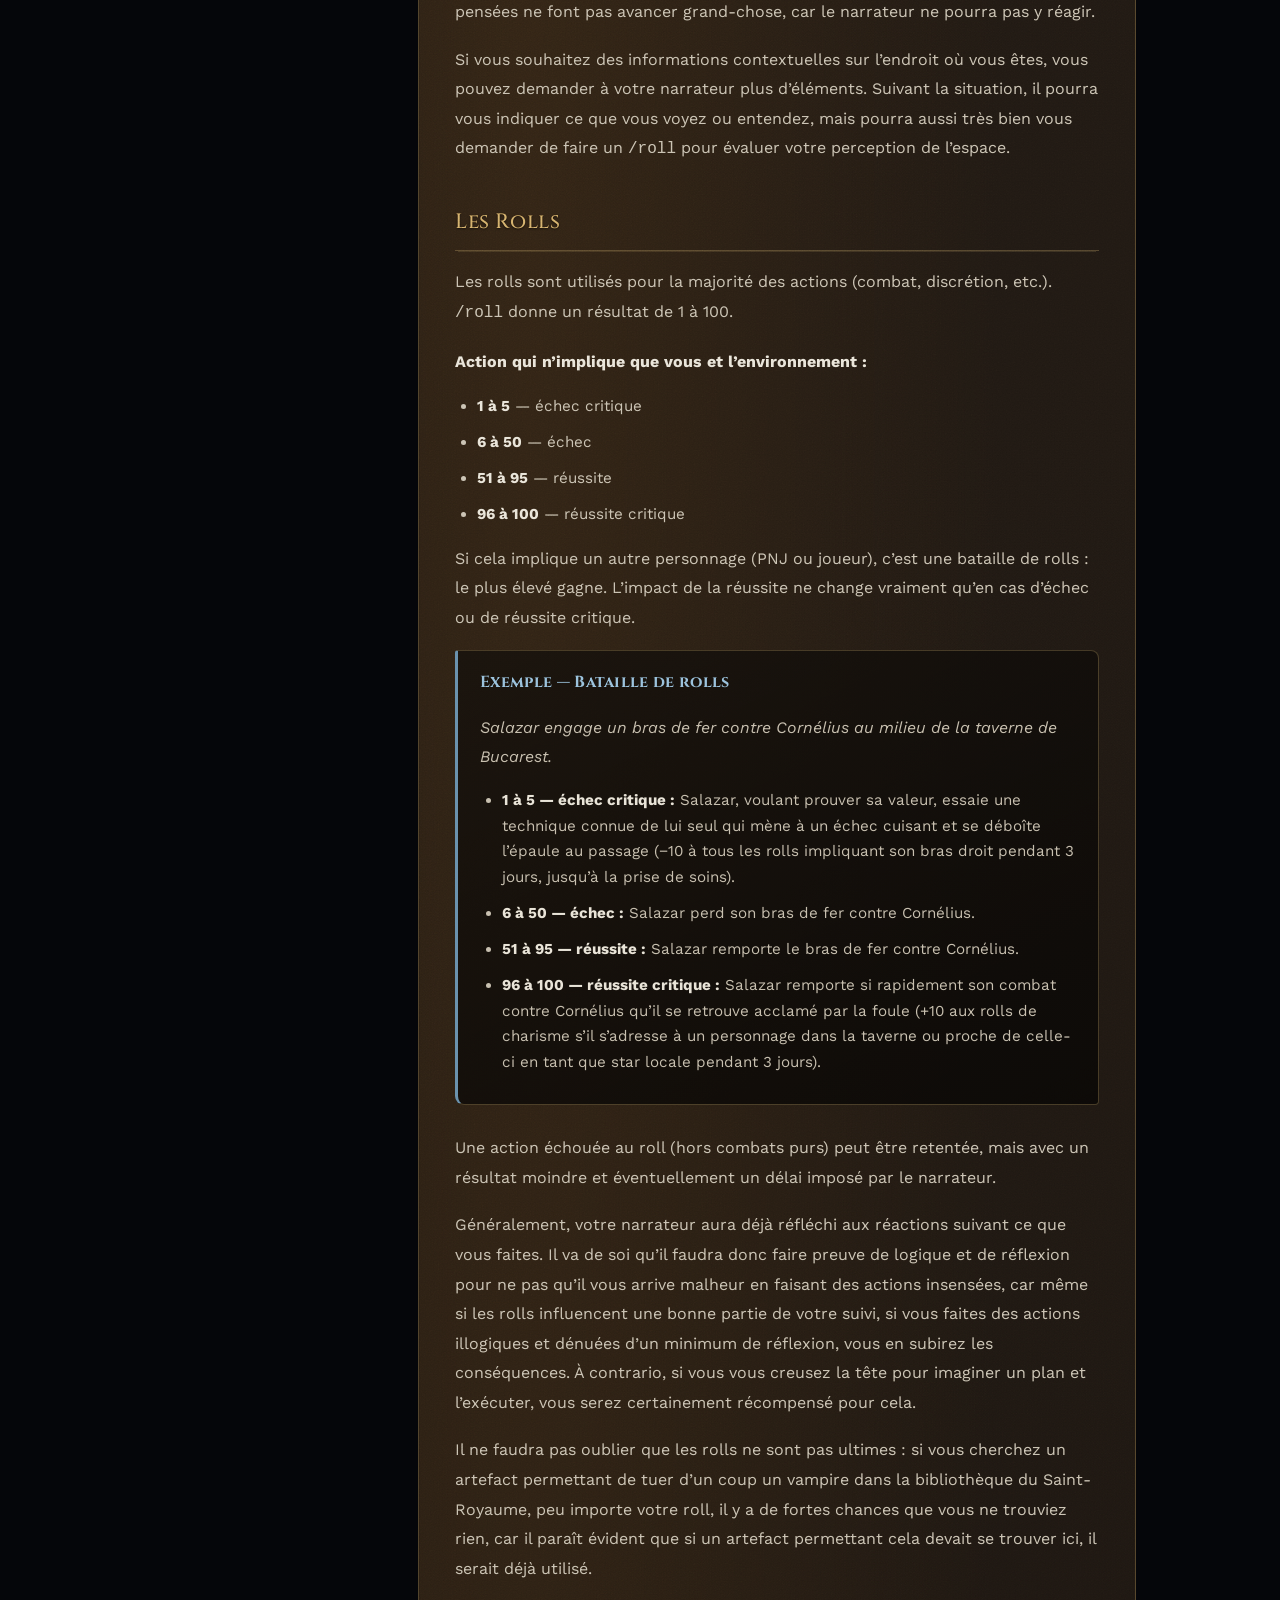
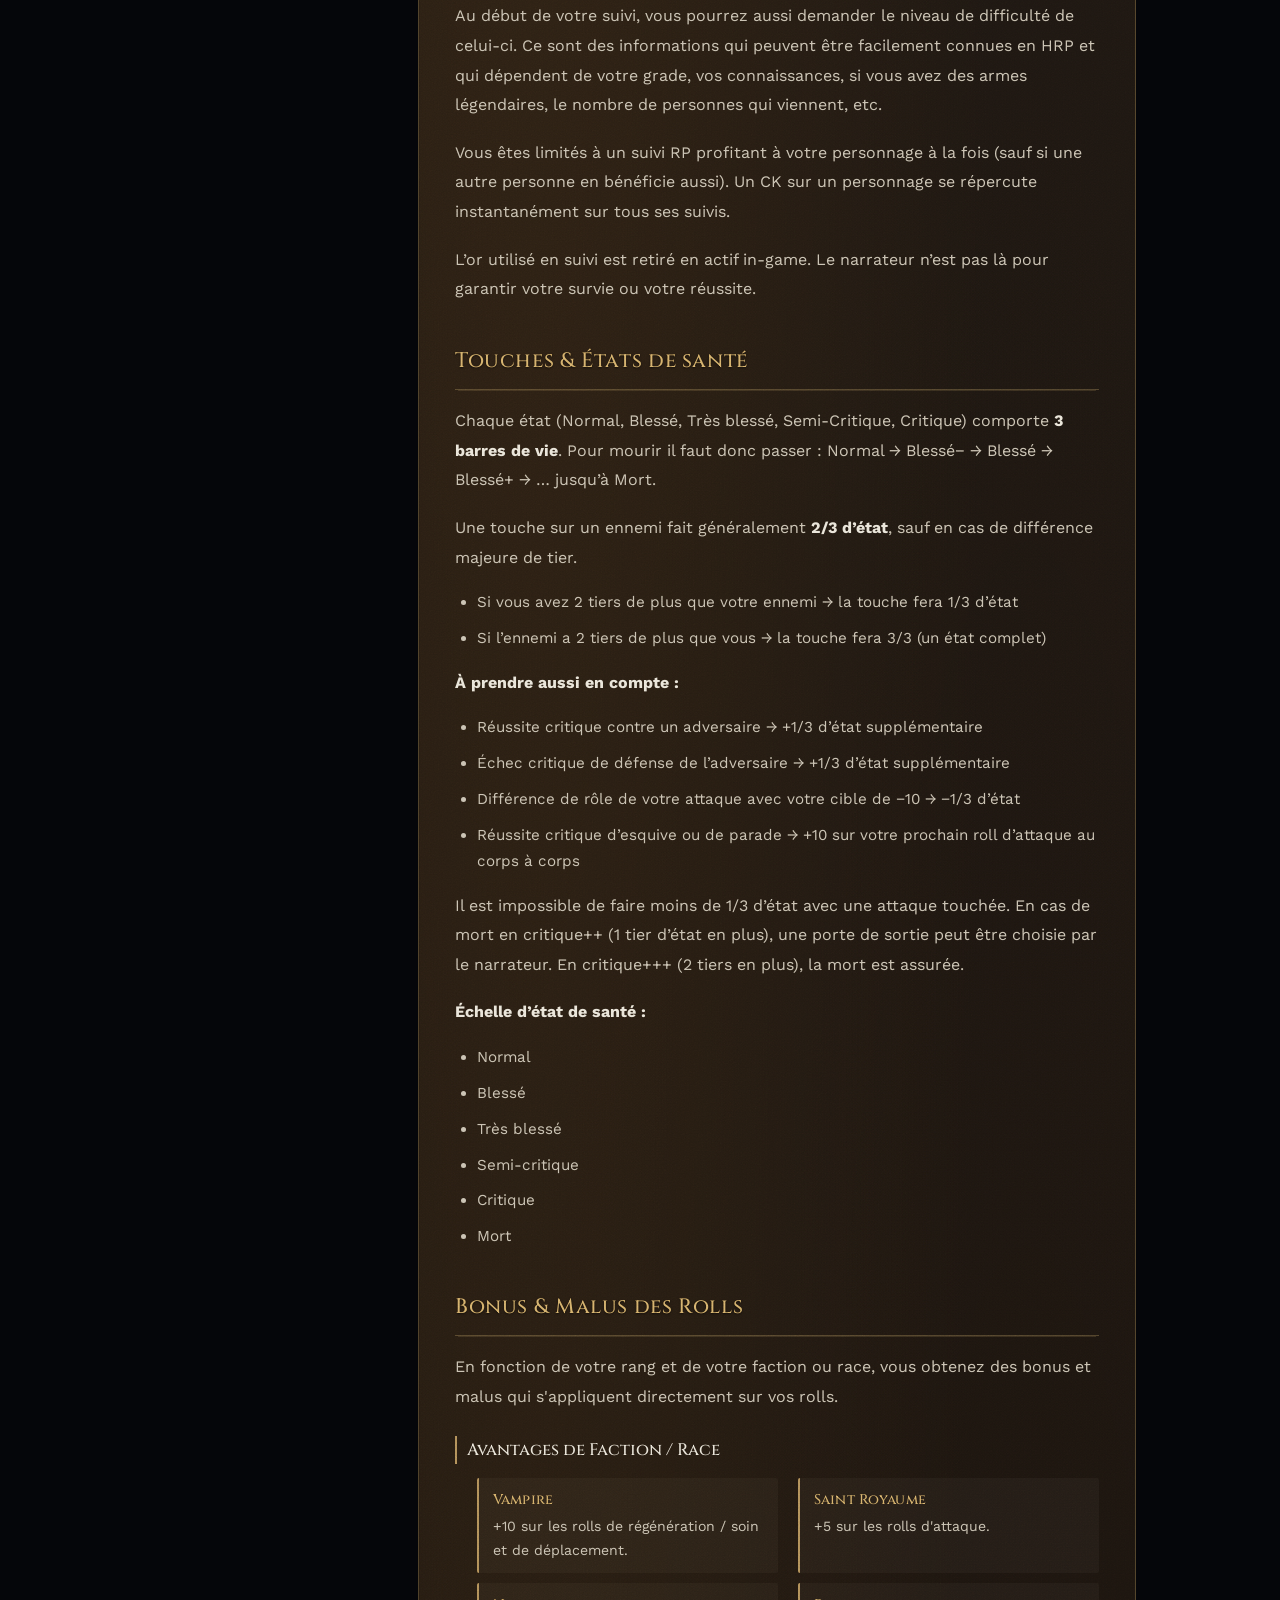
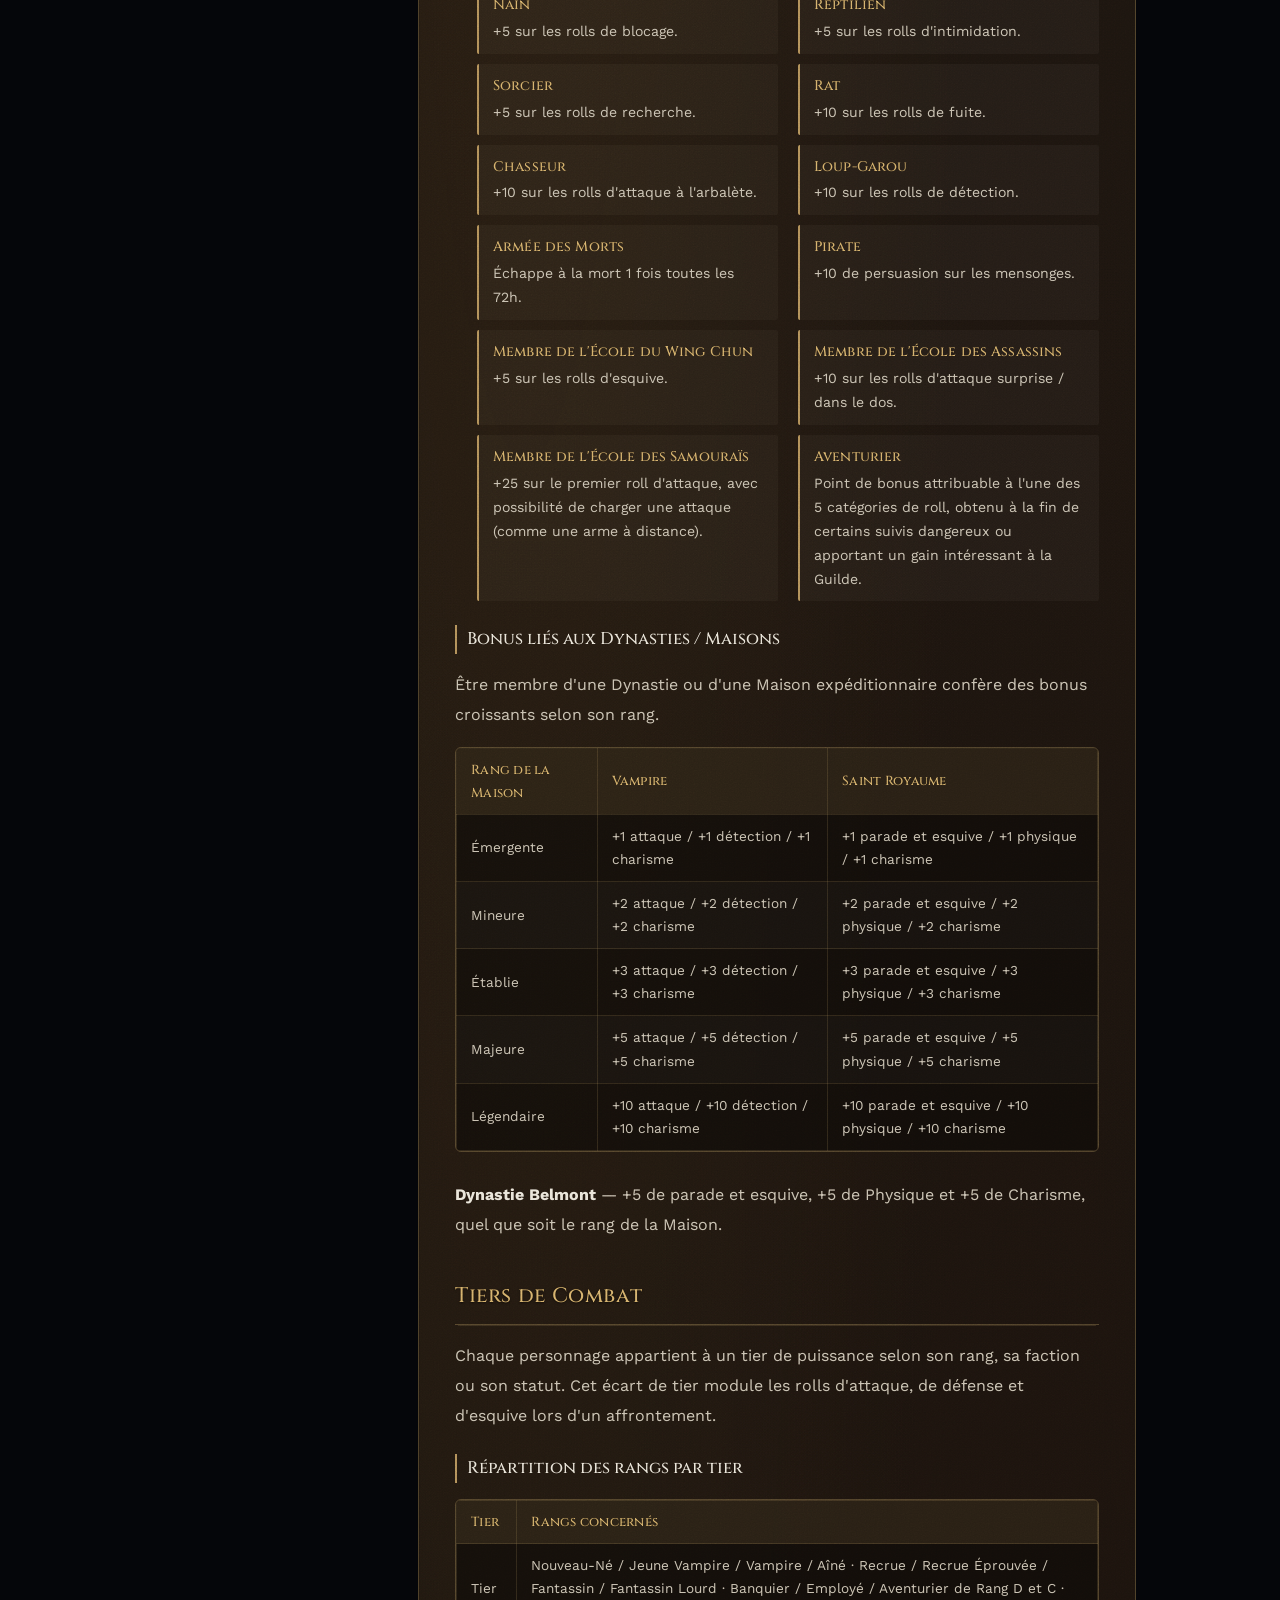
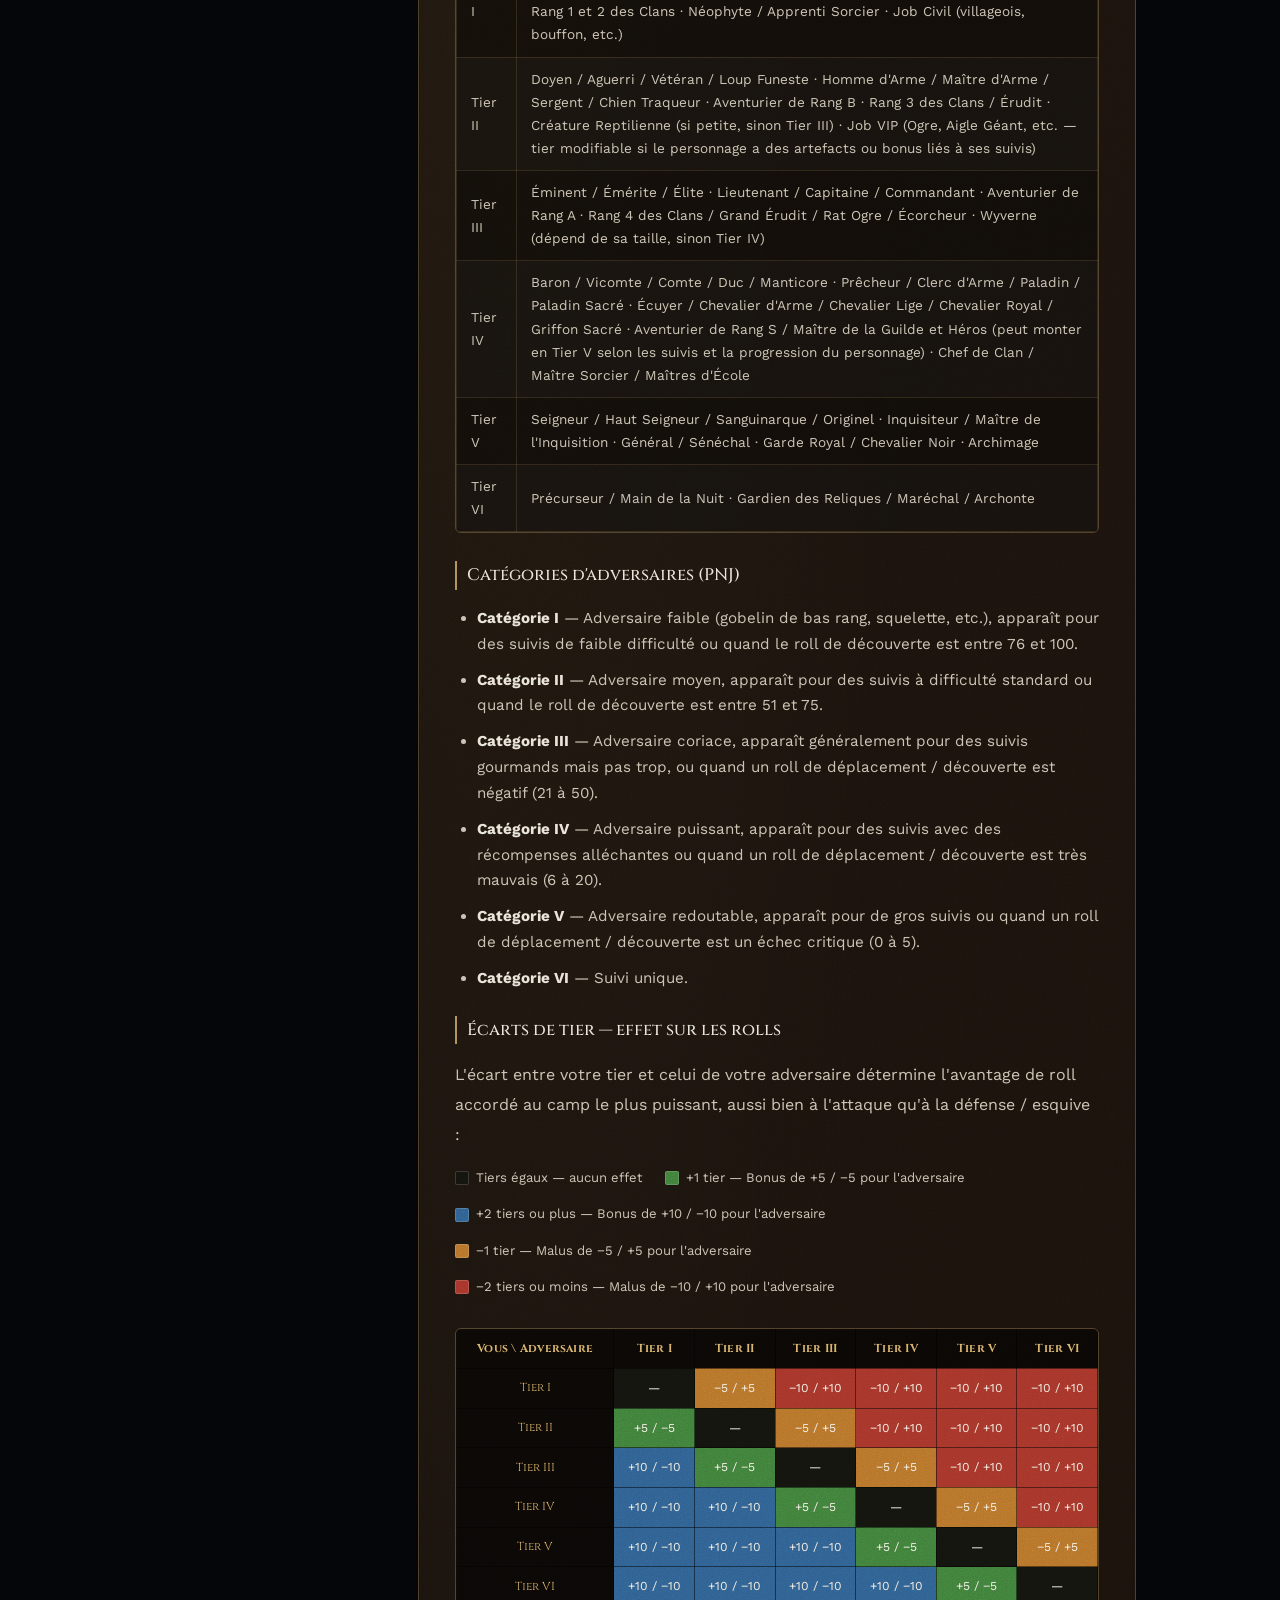
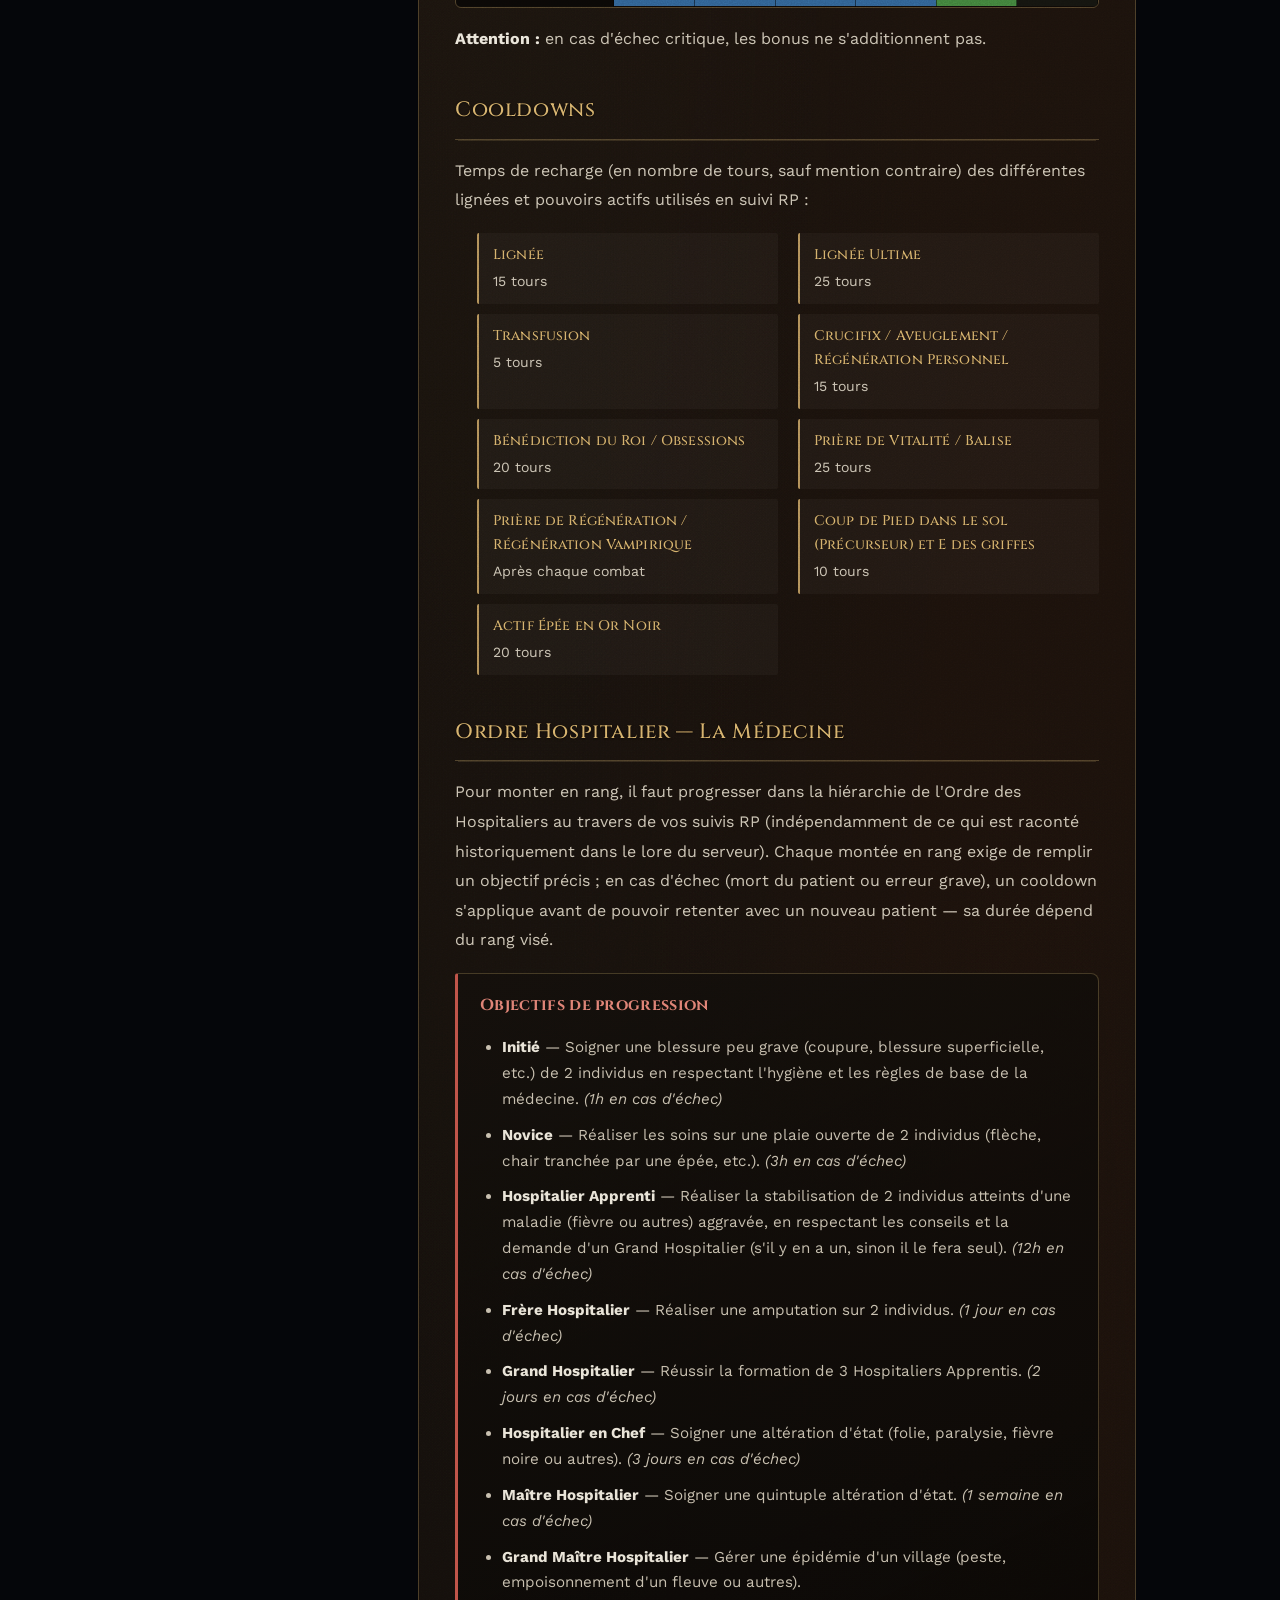
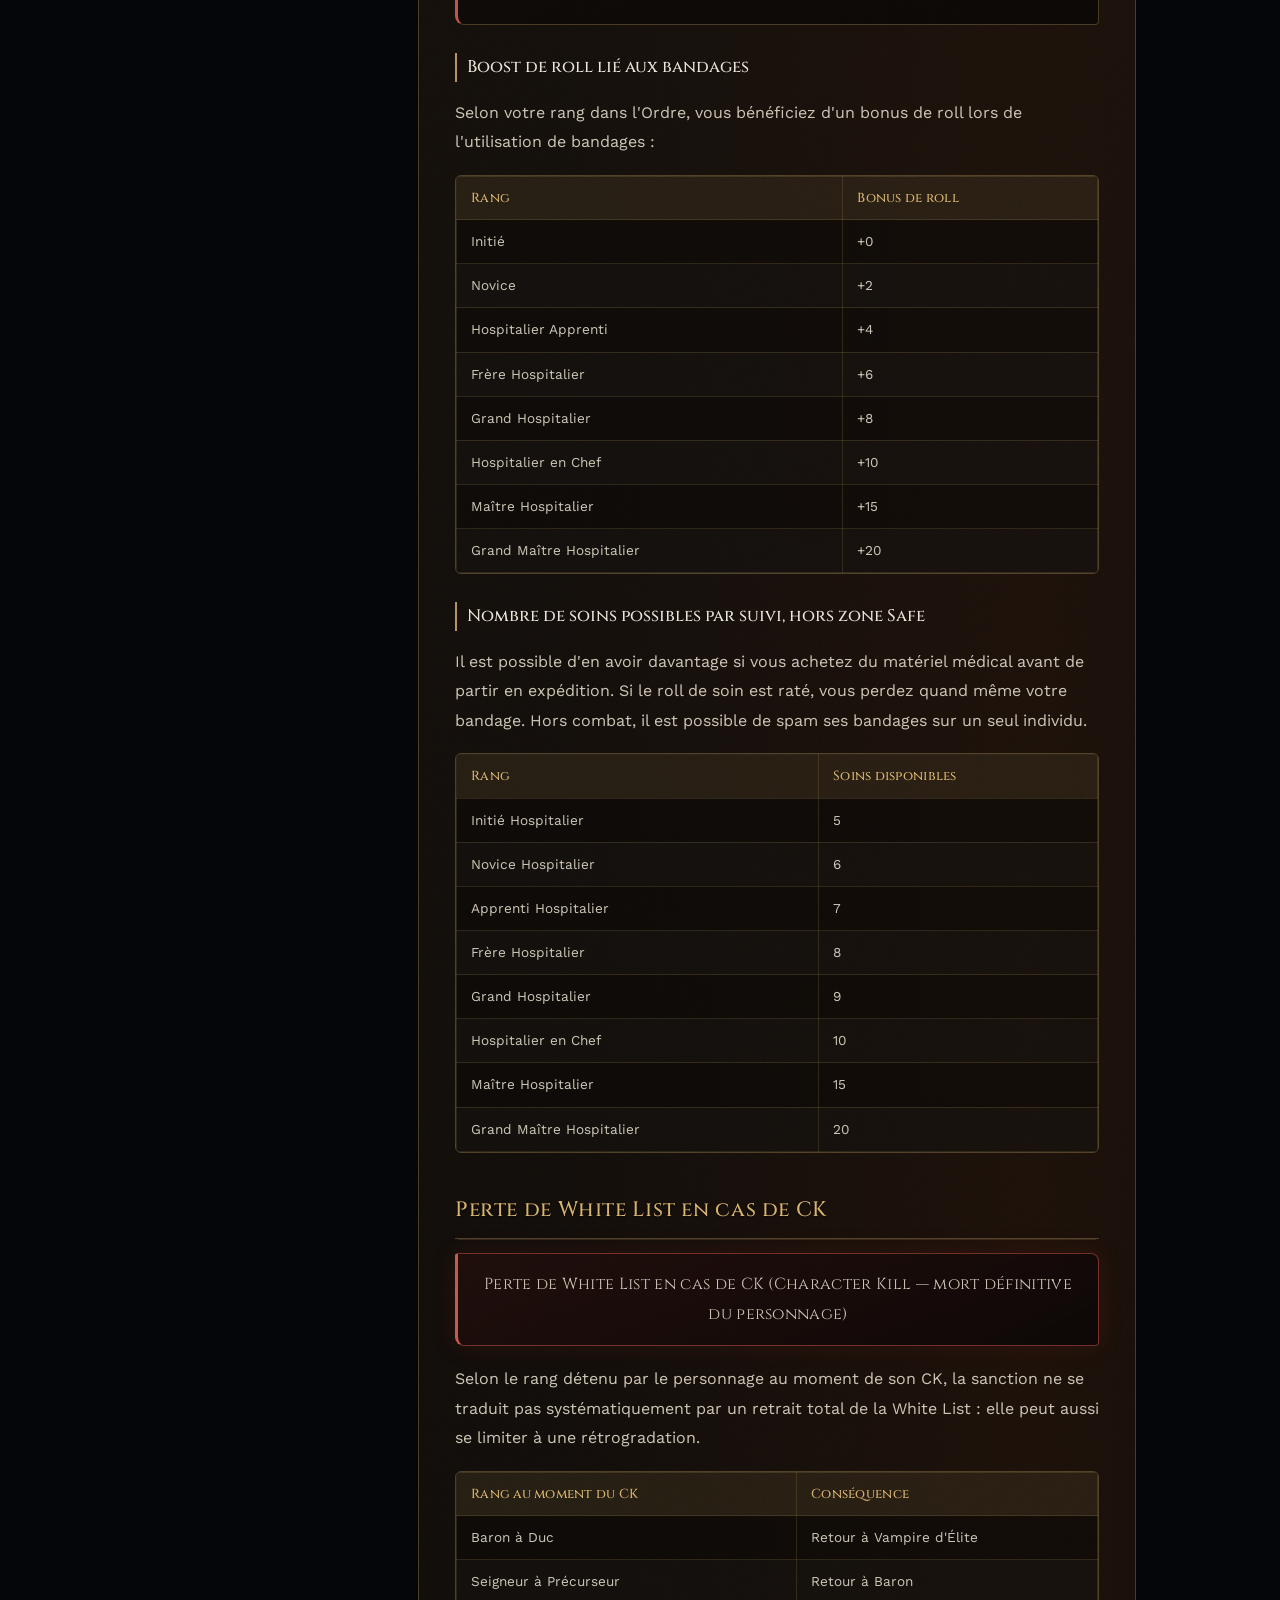
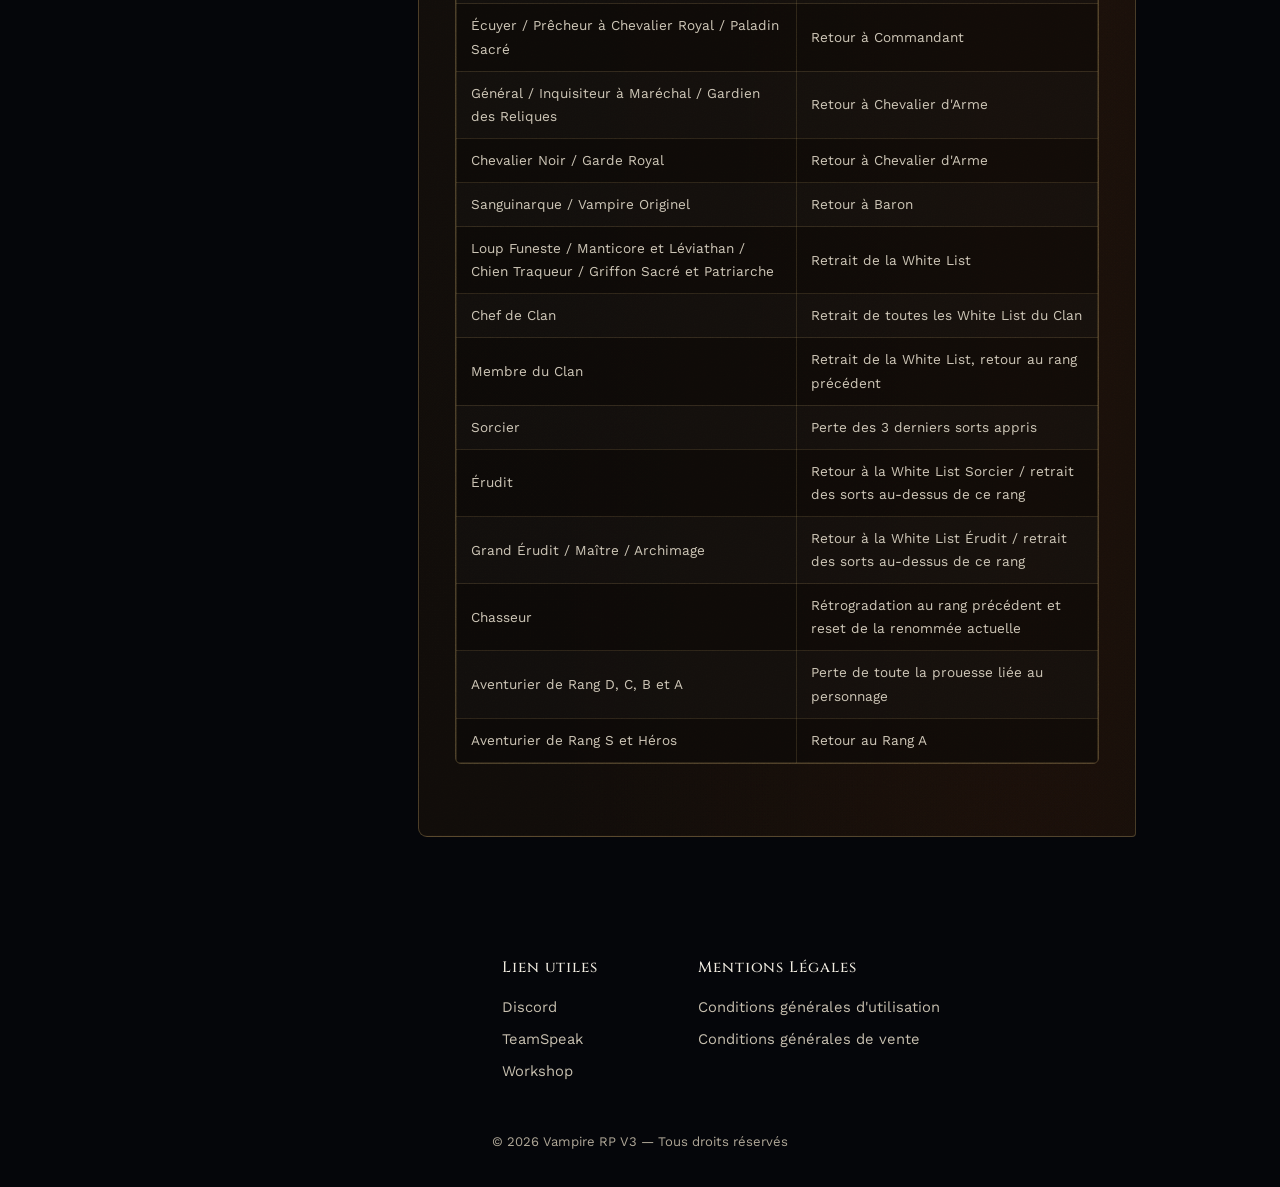
<file: suivies.html>
<!doctype html>
<html lang="fr">
  <head>
    <meta charset="UTF-8" />
    <meta name="viewport" content="width=device-width, initial-scale=1.0" />
    <meta name="description" content="Système de Suivis RP — Vampire RP V3." />
    <title>Suivies RP — Vampire RP V3</title>
    <link rel="shortcut icon" href="logo.png" />
    <link rel="preconnect" href="https://fonts.googleapis.com" />
    <link rel="preconnect" href="https://fonts.gstatic.com" crossorigin />
    <link href="https://fonts.googleapis.com/css2?family=Cinzel:wght@500;700&family=Work+Sans:wght@400;500;600&display=swap" rel="stylesheet" />
    <link rel="stylesheet" href="style.css" />
  </head>
  <body>
    <header class="site-header">
      <div class="header-inner">
        <div class="header-left">
          <a href="index.html" class="logo-home" aria-label="Retour à l'accueil">
            <img src="logo.png" alt="Logo Vampire RP V3" />
          </a>
          <a href="https://discord.gg/UvqNCvHMnk" target="_blank" rel="noopener noreferrer" class="brand-mark discord-mark" aria-label="Rejoindre le Discord">
            <svg class="discord-svg" viewBox="0 0 127.14 96.36" role="img">
              <path d="M107.7,8.07A105.15,105.15,0,0,0,81.47,0a72.06,72.06,0,0,0-3.36,6.83A97.68,97.68,0,0,0,49,6.83,72.37,72.37,0,0,0,45.64,0,105.89,105.89,0,0,0,19.39,8.09C2.79,32.65-1.71,56.6.54,80.21h0A105.73,105.73,0,0,0,32.71,96.36,77.7,77.7,0,0,0,39.6,85.25a68.42,68.42,0,0,1-10.85-5.18c.91-.66,1.8-1.34,2.66-2a75.57,75.57,0,0,0,64.32,0c.87.71,1.76,1.39,2.66,2a68.68,68.68,0,0,1-10.87,5.19,77,77,0,0,0,6.89,11.1A105.25,105.25,0,0,0,126.6,80.22h0C129.24,52.84,122.09,29.11,107.7,8.07ZM42.45,65.69C36.18,65.69,31,60,31,53s5-12.74,11.43-12.74S54,46,53.89,53,48.84,65.69,42.45,65.69Zm42.24,0C78.41,65.69,73.25,60,73.25,53s5-12.74,11.44-12.74S96.23,46,96.12,53,91.08,65.69,84.69,65.69Z"/>
            </svg>
          </a>
          <a href="ts3server://94.250.223.28:15071" class="brand-mark teamspeak-mark" aria-label="TeamSpeak">
            <div class="teamspeak-icon" role="img" aria-label="Logo TeamSpeak"></div>
          </a>
        </div>
        <nav class="main-nav" aria-label="Navigation principale">
          <a href="reglement.html" class="nav-link">Règlement</a>
          <a href="https://steamcommunity.com/sharedfiles/filedetails/?id=3038532405" target="_blank" rel="noopener noreferrer" class="nav-link">Workshop</a>
          <a href="https://vampire-rp.tebex.io" target="_blank" rel="noopener noreferrer" class="nav-link">Boutique</a>
          <a href="lore.html" class="nav-link">Lore</a>
          <a href="wiki.html" class="nav-link">Wiki</a>
        </nav>
        <div class="header-right">
          <div id="auth-button" class="auth-button"></div>
          <button class="nav-toggle" id="nav-toggle" aria-label="Ouvrir le menu" aria-expanded="false" aria-controls="mobile-nav">
            <span></span><span></span><span></span>
          </button>
        </div>
      </div>
      <nav class="mobile-nav" id="mobile-nav" aria-label="Navigation mobile">
        <a href="reglement.html">Règlement</a>
        <a href="https://steamcommunity.com/sharedfiles/filedetails/?id=3038532405" target="_blank" rel="noopener noreferrer">Workshop</a>
        <a href="https://vampire-rp.tebex.io" target="_blank" rel="noopener noreferrer">Boutique</a>
        <a href="lore.html">Lore</a>
        <a href="wiki.html">Wiki</a>
      </nav>
    </header>

    <main class="legal-content with-sidebar">
      <div class="legal-hero">
        <img class="hero-seal" src="logo.png" alt="" />
        <h1 class="page-title small">Suivies RP</h1>
        <p class="legal-date">Dark Medieval — Vampire RP V3</p>
        <div class="hero-divider">
          <span class="hero-divider-line"></span>
          <span class="hero-divider-dot">✦</span>
          <span class="hero-divider-line"></span>
        </div>
        <p class="legal-note">Règles, rolls, bonus et procédure des suivis RP.</p>
      </div>

      <div class="legal-layout">
        <nav class="toc-sidebar toc-frame" aria-label="Sommaire">
          <button type="button" class="toc-toggle" id="toc-toggle" aria-expanded="false" aria-controls="toc-body">
            <span>Sommaire</span>
            <svg class="toc-toggle-icon" viewBox="0 0 24 24" aria-hidden="true">
              <path d="M6 9l6 6 6-6" stroke="currentColor" stroke-width="2" fill="none" stroke-linecap="round" stroke-linejoin="round"/>
            </svg>
          </button>
          <div class="toc-body" id="toc-body">
          <ul>
            <li><a href="#procedure">Procédure</a></li>
            <li><a href="#rolls">Les Rolls</a></li>
            <li><a href="#touches">Touches &amp; États de santé</a></li>
            <li><a href="#bonus">Bonus &amp; Malus</a></li>
            <li><a href="#tiers">Tiers de combat</a></li>
            <li><a href="#cooldowns">Cooldowns</a></li>
            <li><a href="#hospitalier">Ordre Hospitalier</a></li>
            <li><a href="#ck">Perte de WL (CK)</a></li>
          </ul>
          </div>
        </nav>

        <div class="legal-body parchment-panel">

          <h2 id="procedure">Procédure</h2>
          <p>
            Quand vous ouvrez votre ticket, pour qu’il soit attribué à un narrateur compétent
            vous devez indiquer en premier lieu les informations principales de votre
            personnage (nom, grade, faction, spécialisation(s) s’il en a une, etc.) et
            ensuite votre objectif.
          </p>
          <p><strong>Exemples :</strong></p>
          <ul>
            <li>« Je souhaite apprendre le premier niveau de médecine. »</li>
            <li>« Je souhaite apprendre le sort basique : bille d’eau. »</li>
            <li>« Je souhaite obtenir un boost de PV pour mon personnage Saint-Royaume. »</li>
            <li>« Je souhaite obtenir un artefact permettant de… »</li>
          </ul>
          <p>
            Avec ces informations, un narrateur vous sera attribué. Il pourra demander plus
            d’informations HRP si nécessaire (accessibilité, difficulté, mises en garde).
          </p>
          <p>
            Puis, de manière systématique, le narrateur vous enverra les règles élémentaires
            des suivis RP et vous demandera d’écrire votre première narration pour initier le suivi.
          </p>
          <p><strong>Exemples de narration :</strong></p>
          <ul>
            <li>« Cornélius ira à la bibliothèque de Bucarest pour chercher des informations sur un artefact… »</li>
            <li>« Karnak se rendra dans la rivière proche de l’académie des sorciers pour s’exercer à la magie de l’eau. »</li>
            <li>« Soucoline essaiera de trouver le contact d’un entraîneur physique… »</li>
          </ul>
          <p>
            Si vous vous aventurez à l’extérieur de votre base de faction, listez l’équipement
            que vous possédez. Vous ne pouvez pas transporter plus d’équipements que ce que
            vous êtes capable de transporter sur le serveur, avec une tolérance un peu plus élevée.
          </p>
          <p>
            Si vous dites avoir quelque chose dans votre équipement, c’est que vous le possédez
            dans votre coffre in-game. Un mensonge peut entraîner des sanctions (warn, hallucination,
            annulation du suivi).
          </p>
          <p>
            Privilégiez toujours les narrations d’actions ou de paroles. Les narrations de pensées
            ne font pas avancer grand-chose, car le narrateur ne pourra pas y réagir.
          </p>
          <p>
            Si vous souhaitez des informations contextuelles sur l’endroit où vous
            êtes, vous pouvez demander à votre narrateur plus d’éléments. Suivant la
            situation, il pourra vous indiquer ce que vous voyez ou entendez, mais
            pourra aussi très bien vous demander de faire un <code>/roll</code>
            pour évaluer votre perception de l’espace.
          </p>

          <h2 id="rolls">Les Rolls</h2>
          <p>
            Les rolls sont utilisés pour la majorité des actions (combat, discrétion, etc.).
            <code>/roll</code> donne un résultat de 1 à 100.
          </p>
          <p><strong>Action qui n’implique que vous et l’environnement :</strong></p>
          <ul>
            <li><strong>1 à 5</strong> — échec critique</li>
            <li><strong>6 à 50</strong> — échec</li>
            <li><strong>51 à 95</strong> — réussite</li>
            <li><strong>96 à 100</strong> — réussite critique</li>
          </ul>
          <p>
            Si cela implique un autre personnage (PNJ ou joueur), c’est une bataille de rolls :
            le plus élevé gagne. L’impact de la réussite ne change vraiment qu’en cas
            d’échec ou de réussite critique.
          </p>
          <div class="rule-card rule-card--info">
            <h4>Exemple — Bataille de rolls</h4>
            <p style="margin-bottom:10px;">
              <em>Salazar engage un bras de fer contre Cornélius au milieu de la taverne de Bucarest.</em>
            </p>
            <ul>
              <li><strong>1 à 5 — échec critique :</strong> Salazar, voulant prouver sa valeur, essaie une technique connue de lui seul qui mène à un échec cuisant et se déboîte l’épaule au passage (−10 à tous les rolls impliquant son bras droit pendant 3 jours, jusqu’à la prise de soins).</li>
              <li><strong>6 à 50 — échec :</strong> Salazar perd son bras de fer contre Cornélius.</li>
              <li><strong>51 à 95 — réussite :</strong> Salazar remporte le bras de fer contre Cornélius.</li>
              <li><strong>96 à 100 — réussite critique :</strong> Salazar remporte si rapidement son combat contre Cornélius qu’il se retrouve acclamé par la foule (+10 aux rolls de charisme s’il s’adresse à un personnage dans la taverne ou proche de celle-ci en tant que star locale pendant 3 jours).</li>
            </ul>
          </div>
          <p>
            Une action échouée au roll (hors combats purs) peut être retentée, mais avec un
            résultat moindre et éventuellement un délai imposé par le narrateur.
          </p>
          <p>
            Généralement, votre narrateur aura déjà réfléchi aux réactions suivant ce
            que vous faites. Il va de soi qu’il faudra donc faire preuve de logique
            et de réflexion pour ne pas qu’il vous arrive malheur en faisant des
            actions insensées, car même si les rolls influencent une bonne partie de
            votre suivi, si vous faites des actions illogiques et dénuées d’un
            minimum de réflexion, vous en subirez les conséquences. À contrario, si
            vous vous creusez la tête pour imaginer un plan et l’exécuter, vous
            serez certainement récompensé pour cela.
          </p>
          <p>
            Il ne faudra pas oublier que les rolls ne sont pas ultimes : si vous
            cherchez un artefact permettant de tuer d’un coup un vampire dans la
            bibliothèque du Saint-Royaume, peu importe votre roll, il y a de fortes
            chances que vous ne trouviez rien, car il paraît évident que si un
            artefact permettant cela devait se trouver ici, il serait déjà utilisé.
          </p>
          <p>
            Au début de votre suivi, vous pourrez aussi demander le niveau de
            difficulté de celui-ci. Ce sont des informations qui peuvent être
            facilement connues en HRP et qui dépendent de votre grade, vos
            connaissances, si vous avez des armes légendaires, le nombre de
            personnes qui viennent, etc.
          </p>
          <p>
            Vous êtes limités à un suivi RP profitant à votre personnage à la fois
            (sauf si une autre personne en bénéficie aussi). Un CK sur un personnage
            se répercute instantanément sur tous ses suivis.
          </p>
          <p>
            L’or utilisé en suivi est retiré en actif in-game.
            Le narrateur n’est pas là pour garantir votre survie ou votre réussite.
          </p>

          <h2 id="touches">Touches &amp; États de santé</h2>
          <p>
            Chaque état (Normal, Blessé, Très blessé, Semi-Critique, Critique) comporte
            <strong>3 barres de vie</strong>. Pour mourir il faut donc passer :
            Normal → Blessé− → Blessé → Blessé+ → … jusqu’à Mort.
          </p>
          <p>
            Une touche sur un ennemi fait généralement <strong>2/3 d’état</strong>,
            sauf en cas de différence majeure de tier.
          </p>
          <ul>
            <li>Si vous avez 2 tiers de plus que votre ennemi → la touche fera 1/3 d’état</li>
            <li>Si l’ennemi a 2 tiers de plus que vous → la touche fera 3/3 (un état complet)</li>
          </ul>
          <p><strong>À prendre aussi en compte :</strong></p>
          <ul>
            <li>Réussite critique contre un adversaire → +1/3 d’état supplémentaire</li>
            <li>Échec critique de défense de l’adversaire → +1/3 d’état supplémentaire</li>
            <li>Différence de rôle de votre attaque avec votre cible de −10 → −1/3 d’état</li>
            <li>Réussite critique d’esquive ou de parade → +10 sur votre prochain roll d’attaque au corps à corps</li>
          </ul>
          <p>
            Il est impossible de faire moins de 1/3 d’état avec une attaque touchée.
            En cas de mort en critique++ (1 tier d’état en plus), une porte de sortie
            peut être choisie par le narrateur. En critique+++ (2 tiers en plus), la mort est assurée.
          </p>
          <p><strong>Échelle d’état de santé :</strong></p>
          <ul>
            <li>Normal</li>
            <li>Blessé</li>
            <li>Très blessé</li>
            <li>Semi-critique</li>
            <li>Critique</li>
            <li>Mort</li>
          </ul>

          <h2 id="bonus">Bonus &amp; Malus des Rolls</h2>
          <p>
            En fonction de votre rang et de votre faction ou race, vous obtenez des
            bonus et malus qui s'appliquent directement sur vos rolls.
          </p>

          <h3>Avantages de Faction / Race</h3>
          <ul class="bonus-grid">
            <li><strong>Vampire</strong>+10 sur les rolls de régénération / soin et de déplacement.</li>
            <li><strong>Saint Royaume</strong>+5 sur les rolls d'attaque.</li>
            <li><strong>Nain</strong>+5 sur les rolls de blocage.</li>
            <li><strong>Reptilien</strong>+5 sur les rolls d'intimidation.</li>
            <li><strong>Sorcier</strong>+5 sur les rolls de recherche.</li>
            <li><strong>Rat</strong>+10 sur les rolls de fuite.</li>
            <li><strong>Chasseur</strong>+10 sur les rolls d'attaque à l'arbalète.</li>
            <li><strong>Loup-Garou</strong>+10 sur les rolls de détection.</li>
            <li><strong>Armée des Morts</strong>Échappe à la mort 1 fois toutes les 72h.</li>
            <li><strong>Pirate</strong>+10 de persuasion sur les mensonges.</li>
            <li><strong>Membre de l'École du Wing Chun</strong>+5 sur les rolls d'esquive.</li>
            <li><strong>Membre de l'École des Assassins</strong>+10 sur les rolls d'attaque surprise / dans le dos.</li>
            <li><strong>Membre de l'École des Samouraïs</strong>+25 sur le premier roll d'attaque, avec possibilité de charger une attaque (comme une arme à distance).</li>
            <li><strong>Aventurier</strong>Point de bonus attribuable à l'une des 5 catégories de roll, obtenu à la fin de certains suivis dangereux ou apportant un gain intéressant à la Guilde.</li>
          </ul>

          <h3>Bonus liés aux Dynasties / Maisons</h3>
          <p>
            Être membre d'une Dynastie ou d'une Maison expéditionnaire confère des
            bonus croissants selon son rang.
          </p>
          <div class="rank-table-wrap">
            <table class="rank-table">
              <thead>
                <tr>
                  <th>Rang de la Maison</th>
                  <th>Vampire</th>
                  <th>Saint Royaume</th>
                </tr>
              </thead>
              <tbody>
                <tr>
                  <td>Émergente</td>
                  <td>+1 attaque / +1 détection / +1 charisme</td>
                  <td>+1 parade et esquive / +1 physique / +1 charisme</td>
                </tr>
                <tr>
                  <td>Mineure</td>
                  <td>+2 attaque / +2 détection / +2 charisme</td>
                  <td>+2 parade et esquive / +2 physique / +2 charisme</td>
                </tr>
                <tr>
                  <td>Établie</td>
                  <td>+3 attaque / +3 détection / +3 charisme</td>
                  <td>+3 parade et esquive / +3 physique / +3 charisme</td>
                </tr>
                <tr>
                  <td>Majeure</td>
                  <td>+5 attaque / +5 détection / +5 charisme</td>
                  <td>+5 parade et esquive / +5 physique / +5 charisme</td>
                </tr>
                <tr>
                  <td>Légendaire</td>
                  <td>+10 attaque / +10 détection / +10 charisme</td>
                  <td>+10 parade et esquive / +10 physique / +10 charisme</td>
                </tr>
              </tbody>
            </table>
          </div>
          <p>
            <strong>Dynastie Belmont</strong> — +5 de parade et esquive, +5 de
            Physique et +5 de Charisme, quel que soit le rang de la Maison.
          </p>

          <h2 id="tiers">Tiers de Combat</h2>
          <p>
            Chaque personnage appartient à un tier de puissance selon son rang, sa
            faction ou son statut. Cet écart de tier module les rolls d'attaque, de
            défense et d'esquive lors d'un affrontement.
          </p>

          <h3>Répartition des rangs par tier</h3>
          <div class="rank-table-wrap">
            <table class="rank-table">
              <thead>
                <tr>
                  <th>Tier</th>
                  <th>Rangs concernés</th>
                </tr>
              </thead>
              <tbody>
                <tr>
                  <td>Tier I</td>
                  <td>Nouveau-Né / Jeune Vampire / Vampire / Aîné · Recrue / Recrue Éprouvée / Fantassin / Fantassin Lourd · Banquier / Employé / Aventurier de Rang D et C · Rang 1 et 2 des Clans · Néophyte / Apprenti Sorcier · Job Civil (villageois, bouffon, etc.)</td>
                </tr>
                <tr>
                  <td>Tier II</td>
                  <td>Doyen / Aguerri / Vétéran / Loup Funeste · Homme d'Arme / Maître d'Arme / Sergent / Chien Traqueur · Aventurier de Rang B · Rang 3 des Clans / Érudit · Créature Reptilienne (si petite, sinon Tier III) · Job VIP (Ogre, Aigle Géant, etc. — tier modifiable si le personnage a des artefacts ou bonus liés à ses suivis)</td>
                </tr>
                <tr>
                  <td>Tier III</td>
                  <td>Éminent / Émérite / Élite · Lieutenant / Capitaine / Commandant · Aventurier de Rang A · Rang 4 des Clans / Grand Érudit / Rat Ogre / Écorcheur · Wyverne (dépend de sa taille, sinon Tier IV)</td>
                </tr>
                <tr>
                  <td>Tier IV</td>
                  <td>Baron / Vicomte / Comte / Duc / Manticore · Prêcheur / Clerc d'Arme / Paladin / Paladin Sacré · Écuyer / Chevalier d'Arme / Chevalier Lige / Chevalier Royal / Griffon Sacré · Aventurier de Rang S / Maître de la Guilde et Héros (peut monter en Tier V selon les suivis et la progression du personnage) · Chef de Clan / Maître Sorcier / Maîtres d'École</td>
                </tr>
                <tr>
                  <td>Tier V</td>
                  <td>Seigneur / Haut Seigneur / Sanguinarque / Originel · Inquisiteur / Maître de l'Inquisition · Général / Sénéchal · Garde Royal / Chevalier Noir · Archimage</td>
                </tr>
                <tr>
                  <td>Tier VI</td>
                  <td>Précurseur / Main de la Nuit · Gardien des Reliques / Maréchal / Archonte</td>
                </tr>
              </tbody>
            </table>
          </div>

          <h3>Catégories d'adversaires (PNJ)</h3>
          <ul>
            <li><strong>Catégorie I</strong> — Adversaire faible (gobelin de bas rang, squelette, etc.), apparaît pour des suivis de faible difficulté ou quand le roll de découverte est entre 76 et 100.</li>
            <li><strong>Catégorie II</strong> — Adversaire moyen, apparaît pour des suivis à difficulté standard ou quand le roll de découverte est entre 51 et 75.</li>
            <li><strong>Catégorie III</strong> — Adversaire coriace, apparaît généralement pour des suivis gourmands mais pas trop, ou quand un roll de déplacement / découverte est négatif (21 à 50).</li>
            <li><strong>Catégorie IV</strong> — Adversaire puissant, apparaît pour des suivis avec des récompenses alléchantes ou quand un roll de déplacement / découverte est très mauvais (6 à 20).</li>
            <li><strong>Catégorie V</strong> — Adversaire redoutable, apparaît pour de gros suivis ou quand un roll de déplacement / découverte est un échec critique (0 à 5).</li>
            <li><strong>Catégorie VI</strong> — Suivi unique.</li>
          </ul>

          <h3>Écarts de tier — effet sur les rolls</h3>
          <p>
            L'écart entre votre tier et celui de votre adversaire détermine
            l'avantage de roll accordé au camp le plus puissant, aussi bien à
            l'attaque qu'à la défense / esquive :
          </p>
          <div class="tier-legend">
            <span><i style="background:#14140f"></i>Tiers égaux — aucun effet</span>
            <span><i style="background:#3f7d3a"></i>+1 tier — Bonus de +5 / −5 pour l'adversaire</span>
            <span><i style="background:#2f5f8f"></i>+2 tiers ou plus — Bonus de +10 / −10 pour l'adversaire</span>
            <span><i style="background:#b5722a"></i>−1 tier — Malus de −5 / +5 pour l'adversaire</span>
            <span><i style="background:#a4342a"></i>−2 tiers ou moins — Malus de −10 / +10 pour l'adversaire</span>
          </div>
          <div class="tier-matrix-wrap">
            <table class="tier-matrix">
              <thead>
                <tr>
                  <th>Vous \ Adversaire</th>
                  <th>Tier I</th>
                  <th>Tier II</th>
                  <th>Tier III</th>
                  <th>Tier IV</th>
                  <th>Tier V</th>
                  <th>Tier VI</th>
                </tr>
              </thead>
              <tbody>
                <tr>
                  <td>Tier I</td>
                  <td class="tm-none">—</td>
                  <td class="tm-malus1">−5 / +5</td>
                  <td class="tm-malus2">−10 / +10</td>
                  <td class="tm-malus2">−10 / +10</td>
                  <td class="tm-malus2">−10 / +10</td>
                  <td class="tm-malus2">−10 / +10</td>
                </tr>
                <tr>
                  <td>Tier II</td>
                  <td class="tm-bonus1">+5 / −5</td>
                  <td class="tm-none">—</td>
                  <td class="tm-malus1">−5 / +5</td>
                  <td class="tm-malus2">−10 / +10</td>
                  <td class="tm-malus2">−10 / +10</td>
                  <td class="tm-malus2">−10 / +10</td>
                </tr>
                <tr>
                  <td>Tier III</td>
                  <td class="tm-bonus2">+10 / −10</td>
                  <td class="tm-bonus1">+5 / −5</td>
                  <td class="tm-none">—</td>
                  <td class="tm-malus1">−5 / +5</td>
                  <td class="tm-malus2">−10 / +10</td>
                  <td class="tm-malus2">−10 / +10</td>
                </tr>
                <tr>
                  <td>Tier IV</td>
                  <td class="tm-bonus2">+10 / −10</td>
                  <td class="tm-bonus2">+10 / −10</td>
                  <td class="tm-bonus1">+5 / −5</td>
                  <td class="tm-none">—</td>
                  <td class="tm-malus1">−5 / +5</td>
                  <td class="tm-malus2">−10 / +10</td>
                </tr>
                <tr>
                  <td>Tier V</td>
                  <td class="tm-bonus2">+10 / −10</td>
                  <td class="tm-bonus2">+10 / −10</td>
                  <td class="tm-bonus2">+10 / −10</td>
                  <td class="tm-bonus1">+5 / −5</td>
                  <td class="tm-none">—</td>
                  <td class="tm-malus1">−5 / +5</td>
                </tr>
                <tr>
                  <td>Tier VI</td>
                  <td class="tm-bonus2">+10 / −10</td>
                  <td class="tm-bonus2">+10 / −10</td>
                  <td class="tm-bonus2">+10 / −10</td>
                  <td class="tm-bonus2">+10 / −10</td>
                  <td class="tm-bonus1">+5 / −5</td>
                  <td class="tm-none">—</td>
                </tr>
              </tbody>
            </table>
          </div>
          <p>
            <strong>Attention :</strong> en cas d'échec critique, les bonus ne
            s'additionnent pas.
          </p>

          <h2 id="cooldowns">Cooldowns</h2>
          <p>
            Temps de recharge (en nombre de tours, sauf mention contraire) des
            différentes lignées et pouvoirs actifs utilisés en suivi RP :
          </p>
          <ul class="bonus-grid">
            <li><strong>Lignée</strong>15 tours</li>
            <li><strong>Lignée Ultime</strong>25 tours</li>
            <li><strong>Transfusion</strong>5 tours</li>
            <li><strong>Crucifix / Aveuglement / Régénération Personnel</strong>15 tours</li>
            <li><strong>Bénédiction du Roi / Obsessions</strong>20 tours</li>
            <li><strong>Prière de Vitalité / Balise</strong>25 tours</li>
            <li><strong>Prière de Régénération / Régénération Vampirique</strong>Après chaque combat</li>
            <li><strong>Coup de Pied dans le sol (Précurseur) et E des griffes</strong>10 tours</li>
            <li><strong>Actif Épée en Or Noir</strong>20 tours</li>
          </ul>

          <h2 id="hospitalier">Ordre Hospitalier — La Médecine</h2>
          <p>
            Pour monter en rang, il faut progresser dans la hiérarchie de l'Ordre
            des Hospitaliers au travers de vos suivis RP (indépendamment de ce qui
            est raconté historiquement dans le lore du serveur). Chaque montée en
            rang exige de remplir un objectif précis ; en cas d'échec (mort du
            patient ou erreur grave), un cooldown s'applique avant de pouvoir
            retenter avec un nouveau patient — sa durée dépend du rang visé.
          </p>

          <div class="rule-card rule-card--danger">
            <h4>Objectifs de progression</h4>
            <ul>
              <li><strong>Initié</strong> — Soigner une blessure peu grave (coupure, blessure superficielle, etc.) de 2 individus en respectant l'hygiène et les règles de base de la médecine. <em>(1h en cas d'échec)</em></li>
              <li><strong>Novice</strong> — Réaliser les soins sur une plaie ouverte de 2 individus (flèche, chair tranchée par une épée, etc.). <em>(3h en cas d'échec)</em></li>
              <li><strong>Hospitalier Apprenti</strong> — Réaliser la stabilisation de 2 individus atteints d'une maladie (fièvre ou autres) aggravée, en respectant les conseils et la demande d'un Grand Hospitalier (s'il y en a un, sinon il le fera seul). <em>(12h en cas d'échec)</em></li>
              <li><strong>Frère Hospitalier</strong> — Réaliser une amputation sur 2 individus. <em>(1 jour en cas d'échec)</em></li>
              <li><strong>Grand Hospitalier</strong> — Réussir la formation de 3 Hospitaliers Apprentis. <em>(2 jours en cas d'échec)</em></li>
              <li><strong>Hospitalier en Chef</strong> — Soigner une altération d'état (folie, paralysie, fièvre noire ou autres). <em>(3 jours en cas d'échec)</em></li>
              <li><strong>Maître Hospitalier</strong> — Soigner une quintuple altération d'état. <em>(1 semaine en cas d'échec)</em></li>
              <li><strong>Grand Maître Hospitalier</strong> — Gérer une épidémie d'un village (peste, empoisonnement d'un fleuve ou autres).</li>
            </ul>
          </div>

          <h3>Boost de roll lié aux bandages</h3>
          <p>Selon votre rang dans l'Ordre, vous bénéficiez d'un bonus de roll lors de l'utilisation de bandages :</p>
          <div class="rank-table-wrap">
            <table class="rank-table">
              <thead>
                <tr><th>Rang</th><th>Bonus de roll</th></tr>
              </thead>
              <tbody>
                <tr><td>Initié</td><td>+0</td></tr>
                <tr><td>Novice</td><td>+2</td></tr>
                <tr><td>Hospitalier Apprenti</td><td>+4</td></tr>
                <tr><td>Frère Hospitalier</td><td>+6</td></tr>
                <tr><td>Grand Hospitalier</td><td>+8</td></tr>
                <tr><td>Hospitalier en Chef</td><td>+10</td></tr>
                <tr><td>Maître Hospitalier</td><td>+15</td></tr>
                <tr><td>Grand Maître Hospitalier</td><td>+20</td></tr>
              </tbody>
            </table>
          </div>

          <h3>Nombre de soins possibles par suivi, hors zone Safe</h3>
          <p>
            Il est possible d'en avoir davantage si vous achetez du matériel
            médical avant de partir en expédition. Si le roll de soin est raté,
            vous perdez quand même votre bandage. Hors combat, il est possible de
            spam ses bandages sur un seul individu.
          </p>
          <div class="rank-table-wrap">
            <table class="rank-table">
              <thead>
                <tr><th>Rang</th><th>Soins disponibles</th></tr>
              </thead>
              <tbody>
                <tr><td>Initié Hospitalier</td><td>5</td></tr>
                <tr><td>Novice Hospitalier</td><td>6</td></tr>
                <tr><td>Apprenti Hospitalier</td><td>7</td></tr>
                <tr><td>Frère Hospitalier</td><td>8</td></tr>
                <tr><td>Grand Hospitalier</td><td>9</td></tr>
                <tr><td>Hospitalier en Chef</td><td>10</td></tr>
                <tr><td>Maître Hospitalier</td><td>15</td></tr>
                <tr><td>Grand Maître Hospitalier</td><td>20</td></tr>
              </tbody>
            </table>
          </div>

          <h2 id="ck">Perte de White List en cas de CK</h2>
          <p class="ck-warning">Perte de White List en cas de CK (Character Kill — mort définitive du personnage)</p>
          <p>
            Selon le rang détenu par le personnage au moment de son CK, la
            sanction ne se traduit pas systématiquement par un retrait total de la
            White List : elle peut aussi se limiter à une rétrogradation.
          </p>
          <div class="rank-table-wrap">
            <table class="rank-table">
              <thead>
                <tr><th>Rang au moment du CK</th><th>Conséquence</th></tr>
              </thead>
              <tbody>
                <tr><td>Baron à Duc</td><td>Retour à Vampire d'Élite</td></tr>
                <tr><td>Seigneur à Précurseur</td><td>Retour à Baron</td></tr>
                <tr><td>Écuyer / Prêcheur à Chevalier Royal / Paladin Sacré</td><td>Retour à Commandant</td></tr>
                <tr><td>Général / Inquisiteur à Maréchal / Gardien des Reliques</td><td>Retour à Chevalier d'Arme</td></tr>
                <tr><td>Chevalier Noir / Garde Royal</td><td>Retour à Chevalier d'Arme</td></tr>
                <tr><td>Sanguinarque / Vampire Originel</td><td>Retour à Baron</td></tr>
                <tr><td>Loup Funeste / Manticore et Léviathan / Chien Traqueur / Griffon Sacré et Patriarche</td><td>Retrait de la White List</td></tr>
                <tr><td>Chef de Clan</td><td>Retrait de toutes les White List du Clan</td></tr>
                <tr><td>Membre du Clan</td><td>Retrait de la White List, retour au rang précédent</td></tr>
                <tr><td>Sorcier</td><td>Perte des 3 derniers sorts appris</td></tr>
                <tr><td>Érudit</td><td>Retour à la White List Sorcier / retrait des sorts au-dessus de ce rang</td></tr>
                <tr><td>Grand Érudit / Maître / Archimage</td><td>Retour à la White List Érudit / retrait des sorts au-dessus de ce rang</td></tr>
                <tr><td>Chasseur</td><td>Rétrogradation au rang précédent et reset de la renommée actuelle</td></tr>
                <tr><td>Aventurier de Rang D, C, B et A</td><td>Perte de toute la prouesse liée au personnage</td></tr>
                <tr><td>Aventurier de Rang S et Héros</td><td>Retour au Rang A</td></tr>
              </tbody>
            </table>
          </div>

        </div>
      </div>
    </main>

    <!-- FOOTER -->
    <footer class="site-footer">
      <div class="footer-content">
        <div class="footer-grid">
          <div class="footer-col">
            <h4>Lien utiles</h4>
            <a href="https://discord.gg/UvqNCvHMnk" target="_blank" rel="noopener noreferrer">Discord</a>
            <a href="ts3server://94.250.223.28:15071">TeamSpeak</a>
            <a href="https://steamcommunity.com/sharedfiles/filedetails/?id=3038532405" target="_blank" rel="noopener noreferrer">Workshop</a>
          </div>
          <div class="footer-col">
            <h4>Mentions Légales</h4>
            <a href="cgu.html">Conditions générales d'utilisation</a>
            <a href="cgv.html">Conditions générales de vente</a>
          </div>
        </div>
        <p class="footer-copy">© 2026 Vampire RP V3 — Tous droits réservés</p>
      </div>
    </footer>

    <script src="script.js"></script>
  </body>
</html>
</file>
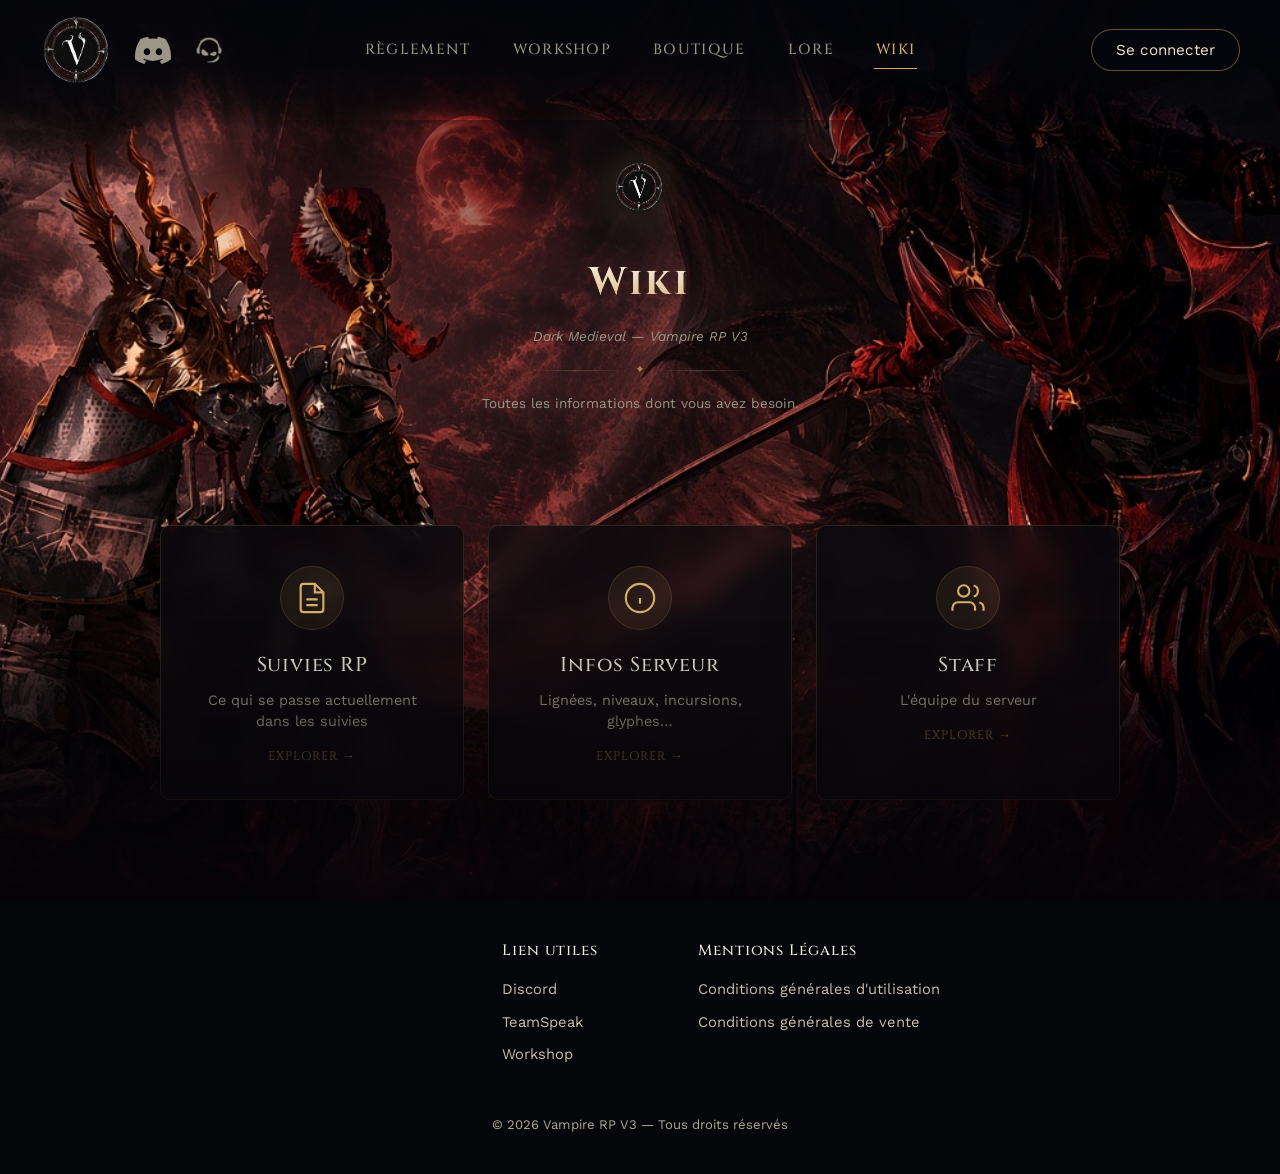
<file: wiki.html>
<!doctype html>
<html lang="fr">
  <head>
    <meta charset="UTF-8" />
    <meta name="viewport" content="width=device-width, initial-scale=1.0" />
    <meta name="description" content="Wiki officiel de Vampire RP V3 — Toutes les informations dont vous avez besoin." />
    <title>Wiki — Vampire RP V3</title>
    <link rel="shortcut icon" href="logo.png" />
    <link rel="preconnect" href="https://fonts.googleapis.com" />
    <link rel="preconnect" href="https://fonts.gstatic.com" crossorigin />
    <link href="https://fonts.googleapis.com/css2?family=Cinzel:wght@500;700&family=Work+Sans:wght@400;500;600&display=swap" rel="stylesheet" />
    <link rel="stylesheet" href="style.css" />
  </head>
  <body>
    <header class="site-header">
      <div class="header-inner">
        <div class="header-left">
          <a href="index.html" class="logo-home" aria-label="Retour à l'accueil">
            <img src="logo.png" alt="Logo Vampire RP V3" />
          </a>
          <a href="https://discord.gg/UvqNCvHMnk" target="_blank" rel="noopener noreferrer" class="brand-mark discord-mark" aria-label="Rejoindre le Discord">
            <svg class="discord-svg" viewBox="0 0 127.14 96.36" role="img"><path d="M107.7,8.07A105.15,105.15,0,0,0,81.47,0a72.06,72.06,0,0,0-3.36,6.83A97.68,97.68,0,0,0,49,6.83,72.37,72.37,0,0,0,45.64,0,105.89,105.89,0,0,0,19.39,8.09C2.79,32.65-1.71,56.6.54,80.21h0A105.73,105.73,0,0,0,32.71,96.36,77.7,77.7,0,0,0,39.6,85.25a68.42,68.42,0,0,1-10.85-5.18c.91-.66,1.8-1.34,2.66-2a75.57,75.57,0,0,0,64.32,0c.87.71,1.76,1.39,2.66,2a68.68,68.68,0,0,1-10.87,5.19,77,77,0,0,0,6.89,11.1A105.25,105.25,0,0,0,126.6,80.22h0C129.24,52.84,122.09,29.11,107.7,8.07ZM42.45,65.69C36.18,65.69,31,60,31,53s5-12.74,11.43-12.74S54,46,53.89,53,48.84,65.69,42.45,65.69Zm42.24,0C78.41,65.69,73.25,60,73.25,53s5-12.74,11.44-12.74S96.23,46,96.12,53,91.08,65.69,84.69,65.69Z"/></svg>
          </a>
          <a href="ts3server://94.250.223.28:15071" class="brand-mark teamspeak-mark" aria-label="TeamSpeak">
            <div class="teamspeak-icon" role="img" aria-label="Logo TeamSpeak"></div>
          </a>
        </div>
        <nav class="main-nav" aria-label="Navigation principale">
          <a href="reglement.html" class="nav-link">Règlement</a>
          <a href="https://steamcommunity.com/sharedfiles/filedetails/?id=3038532405" target="_blank" rel="noopener noreferrer" class="nav-link">Workshop</a>
          <a href="https://vampire-rp.tebex.io" target="_blank" rel="noopener noreferrer" class="nav-link">Boutique</a>
          <a href="lore.html" class="nav-link">Lore</a>
          <a href="wiki.html" class="nav-link active" aria-current="page">Wiki</a>
        </nav>
        <div class="header-right">
          <div id="auth-button" class="auth-button"></div>
          <button class="nav-toggle" id="nav-toggle" aria-label="Ouvrir le menu" aria-expanded="false" aria-controls="mobile-nav">
            <span></span><span></span><span></span>
          </button>
        </div>
      </div>
      <nav class="mobile-nav" id="mobile-nav" aria-label="Navigation mobile">
        <a href="reglement.html">Règlement</a>
        <a href="https://steamcommunity.com/sharedfiles/filedetails/?id=3038532405" target="_blank" rel="noopener noreferrer">Workshop</a>
        <a href="https://vampire-rp.tebex.io" target="_blank" rel="noopener noreferrer">Boutique</a>
        <a href="lore.html">Lore</a>
        <a href="wiki.html" class="active" aria-current="page">Wiki</a>
      </nav>
    </header>

    <main class="wiki-page">
      <div class="wiki-hero">
        <img class="hero-seal" src="logo.png" alt="" />
        <h1 class="page-title small">Wiki</h1>
        <p class="legal-date">Dark Medieval — Vampire RP V3</p>
        <div class="hero-divider">
          <span class="hero-divider-line"></span>
          <span class="hero-divider-dot">✦</span>
          <span class="hero-divider-line"></span>
        </div>
        <p class="legal-note">Toutes les informations dont vous avez besoin.</p>
      </div>
      <div class="wiki-grid">
        <a href="suivies.html" class="wiki-card">
          <div class="wiki-card-icon">
            <svg viewBox="0 0 24 24" fill="none" stroke="currentColor" stroke-width="1.5"><path d="M14 2H6a2 2 0 0 0-2 2v16a2 2 0 0 0 2 2h12a2 2 0 0 0 2-2V8z"/><polyline points="14 2 14 8 20 8"/><line x1="16" y1="13" x2="8" y2="13"/><line x1="16" y1="17" x2="8" y2="17"/></svg>
          </div>
          <h3 class="wiki-card-title">Suivies RP</h3>
          <p class="wiki-card-desc">Ce qui se passe actuellement dans les suivies</p>
          <span class="wiki-card-cta">Explorer →</span>
        </a>
        <a href="infos.html" class="wiki-card">
          <div class="wiki-card-icon">
            <svg viewBox="0 0 24 24" fill="none" stroke="currentColor" stroke-width="1.5"><circle cx="12" cy="12" r="10"/><line x1="12" y1="16" x2="12" y2="12"/><line x1="12" y1="8" x2="12.01" y2="8"/></svg>
          </div>
          <h3 class="wiki-card-title">Infos Serveur</h3>
          <p class="wiki-card-desc">Lignées, niveaux, incursions, glyphes…</p>
          <span class="wiki-card-cta">Explorer →</span>
        </a>
        <a href="staff.html" class="wiki-card">
          <div class="wiki-card-icon">
            <svg viewBox="0 0 24 24" fill="none" stroke="currentColor" stroke-width="1.5"><path d="M17 21v-2a4 4 0 0 0-4-4H5a4 4 0 0 0-4 4v2"/><circle cx="9" cy="7" r="4"/><path d="M23 21v-2a4 4 0 0 0-3-3.87"/><path d="M16 3.13a4 4 0 0 1 0 7.75"/></svg>
          </div>
          <h3 class="wiki-card-title">Staff</h3>
          <p class="wiki-card-desc">L'équipe du serveur</p>
          <span class="wiki-card-cta">Explorer →</span>
        </a>
      </div>
    </main>

    <footer class="site-footer">
      <div class="footer-content">
        <div class="footer-grid">
          <div class="footer-col">
            <h4>Lien utiles</h4>
            <a href="https://discord.gg/UvqNCvHMnk" target="_blank" rel="noopener noreferrer">Discord</a>
            <a href="ts3server://94.250.223.28:15071">TeamSpeak</a>
            <a href="https://steamcommunity.com/sharedfiles/filedetails/?id=3038532405" target="_blank" rel="noopener noreferrer">Workshop</a>
          </div>
          <div class="footer-col">
            <h4>Mentions Légales</h4>
            <a href="cgu.html">Conditions générales d'utilisation</a>
            <a href="cgv.html">Conditions générales de vente</a>
          </div>
        </div>
        <p class="footer-copy">© 2026 Vampire RP V3 — Tous droits réservés</p>
      </div>
    </footer>
    <script src="script.js"></script>
  </body>
</html>
</file>
<file: style.css>
/* ===== Tokens ===== */
:root {
  --bg-deep: #05060a;
  --bg-mid: #0c0f18;
  --stone: #1a1e2a;
  --line: rgba(176, 148, 96, 0.18);
  --line-strong: rgba(176, 148, 96, 0.35);
  --text: #e9e4d8;
  --text-muted: #9b9686;
  --gold: #b08d57;
  --gold-bright: #d4af6a;
  --mist: rgba(140, 160, 190, 0.08);

  --glass-bg: rgba(233, 228, 216, 0.04);
  --glass-bg-hover: rgba(233, 228, 216, 0.08);
  --glass-blur: blur(14px);

  --font-display: "Cinzel", serif;
  --font-body: "Work Sans", system-ui, sans-serif;
}

* {
  box-sizing: border-box;
}

html {
  background: var(--bg-deep);
}

body {
  margin: 0;
  position: relative;
  min-height: 100vh;
  display: flex;
  flex-direction: column;
  background-color: #05060a;
  background-image: url("background.jpg");
  background-size: cover;
  background-position: center center;
  background-repeat: no-repeat;
  background-attachment: fixed;
  color: var(--text);
  font-family: var(--font-body);
  line-height: 1.5;
  overflow-x: hidden;
}

/* Overlay dark fantasy plus sombre + teinte sang */
body::before {
  content: "";
  position: fixed;
  inset: 0;
  z-index: -1;
  background: linear-gradient(
    180deg,
    rgba(8, 4, 6, 0.55) 0%,
    rgba(12, 5, 8, 0.45) 40%,
    rgba(6, 3, 5, 0.7) 100%
  );
  pointer-events: none;
}

body::after {
  content: "";
  position: fixed;
  bottom: 0;
  left: 0;
  right: 0;
  height: 280px;
  background: linear-gradient(to top, rgba(5, 4, 8, 0.85), transparent);
  pointer-events: none;
  z-index: 0;
}

a {
  color: inherit;
  text-decoration: none;
}

.header-divider {
  display: none;
}

/* ===== Header ===== */
.site-header {
  background: linear-gradient(
    180deg,
    rgba(4, 5, 10, 0.92) 0%,
    rgba(4, 5, 10, 0.85) 50%,
    rgba(4, 5, 10, 0.35) 85%,
    rgba(4, 5, 10, 0) 100%
  );
  padding-bottom: 30px;
  margin-bottom: -30px;
}

.header-inner {
  display: grid;
  grid-template-columns: 1fr auto 1fr;
  align-items: center;
  gap: 24px;
  max-width: none;
  margin: 0;
  padding: 14px 40px;
}

.header-left {
  display: flex;
  align-items: center;
  gap: 20px;
  justify-self: start;
}

.header-right {
  display: flex;
  align-items: center;
  gap: 18px;
  justify-self: end;
}

.logo-home img {
  height: 72px;
  width: auto;
  display: block;
  transition:
    transform 0.15s ease,
    filter 0.15s ease;
}

.logo-home:hover img {
  transform: scale(1.05);
  filter: drop-shadow(0 0 10px rgba(212, 175, 106, 0.45));
}

.brand-mark {
  display: inline-flex;
  align-items: center;
  justify-content: center;
  width: 36px;
  height: 36px;
  transition:
    transform 0.15s ease,
    filter 0.15s ease;
}

.brand-mark:hover {
  transform: translateY(-1px);
}

.brand-mark:focus-visible {
  outline: 2px solid var(--gold);
  outline-offset: 3px;
  border-radius: 4px;
}

.discord-svg {
  display: block;
  width: 100%;
  height: 80%;
  fill: var(--text-muted);
  transition: fill 0.15s ease;
}

.brand-mark:hover .discord-svg {
  fill: var(--gold-bright);
}

.teamspeak-icon {
  display: block;
  width: 100%;
  height: 80%;
  background-color: var(--text-muted);
  -webkit-mask-image: url("teamspeak.png");
  mask-image: url("teamspeak.png");
  -webkit-mask-size: contain;
  mask-size: contain;
  -webkit-mask-repeat: no-repeat;
  mask-repeat: no-repeat;
  -webkit-mask-position: center;
  mask-position: center;
  transition:
    background-color 0.15s ease,
    filter 0.15s ease;
}

.brand-mark:hover .teamspeak-icon {
  background-color: var(--gold-bright);
}

/* ===== Zone centrale de la home ===== */
.home-main {
  flex: 1;
  display: flex;
  flex-direction: column;
  justify-content: flex-start; /* ← important : on monte tout */
  align-items: center;
  padding: 150px 0 40px; /* ← espace depuis le haut */
}

/* ===== Titre ===== */
.page-title {
  background: linear-gradient(180deg, #f5eddf 15%, #d4af6a 100%);
  -webkit-background-clip: text;
  font-family: var(--font-display);
  font-weight: 700;
  text-align: center;
  font-size: clamp(2.5rem, 5.5vw, 3.7rem);
  letter-spacing: 0.07em;
  margin: 0 0 28px;
  color: transparent;
  text-shadow: none;
  background-clip: text;
  position: relative;
  z-index: 2;
  transform: translateY(-80px);
  filter: drop-shadow(0 0 18px rgba(180, 30, 30, 0.45)); /* ← glow rouge */
}

/* ===== Navigation ===== */
.main-nav {
  display: flex;
  align-items: center;
  gap: 38px;
  justify-self: center;
}

.nav-link {
  position: relative;
  padding: 6px 2px;
  font-family: var(--font-display);
  font-weight: 500;
  font-size: 0.92rem;
  letter-spacing: 0.09em;
  text-transform: uppercase;
  color: var(--text-muted);
  white-space: nowrap;
  transition: color 0.2s ease;
}

.nav-link::after {
  content: "";
  position: absolute;
  left: 0;
  right: 0;
  bottom: -2px;
  height: 1px;
  background: var(--gold-bright);
  transform: scaleX(0);
  transform-origin: center;
  transition: transform 0.25s ease;
}

.nav-link:hover,
.nav-link:focus-visible {
  color: var(--text);
}

.nav-link:hover::after,
.nav-link:focus-visible::after,
.nav-link.active::after {
  transform: scaleX(1);
}

.nav-link.active {
  color: var(--gold-bright);
}

/* Bouton hamburger */
.nav-toggle {
  display: none;
  flex-direction: column;
  justify-content: center;
  gap: 5px;
  width: 32px;
  height: 26px;
  background: none;
  border: none;
  padding: 0;
  cursor: pointer;
}

.nav-toggle span {
  display: block;
  height: 2px;
  width: 100%;
  background: var(--text);
  border-radius: 2px;
  transition:
    transform 0.2s ease,
    opacity 0.2s ease;
}

.nav-toggle[aria-expanded="true"] span:nth-child(1) {
  transform: translateY(7px) rotate(45deg);
}

.nav-toggle[aria-expanded="true"] span:nth-child(2) {
  opacity: 0;
}

.nav-toggle[aria-expanded="true"] span:nth-child(3) {
  transform: translateY(-7px) rotate(-45deg);
}

.nav-toggle:focus-visible {
  outline: 2px solid var(--gold);
  outline-offset: 3px;
}

/* Menu mobile */
.mobile-nav {
  display: none;
  flex-direction: column;
  background: rgba(4, 5, 10, 0.97);
  border-top: 1px solid var(--line);
  padding: 6px 32px 18px;
}

.mobile-nav.open {
  display: flex;
}

.mobile-nav a {
  padding: 14px 0;
  font-family: var(--font-display);
  font-size: 1rem;
  letter-spacing: 0.06em;
  color: var(--text-muted);
  border-bottom: 1px solid rgba(176, 148, 96, 0.12);
}

.mobile-nav a:last-child {
  border-bottom: none;
}

.mobile-nav a:hover,
.mobile-nav a:focus-visible {
  color: var(--gold-bright);
}

.mobile-nav a.active {
  color: var(--gold-bright);
}

@media (max-width: 900px) {
  .main-nav {
    display: none;
  }

  .nav-toggle {
    display: flex;
  }

  .header-inner {
    grid-template-columns: auto 1fr auto;
    padding: 14px 20px;
  }
}

@media (min-width: 901px) {
  .mobile-nav {
    display: none !important;
  }
}

/* ===== Hero CTA ===== */
.hero-cta {
  text-align: center;
  margin: 0 auto;
  max-width: 700px;
  padding: 0 20px;
}

.btn-connect {
  display: inline-block;
  font-family: var(--font-display);
  font-size: 1.3rem;
  letter-spacing: 0.04em;
  padding: 18px 52px;
  background: rgba(8, 6, 10, 0.75);
  color: #f0e6d0;
  border-radius: 12px;
  border: 1px solid rgba(212, 175, 106, 0.65);
  box-shadow:
    0 0 0 1px rgba(212, 175, 106, 0.15),
    0 8px 28px rgba(0, 0, 0, 0.5);
  transition: all 0.3s ease;
}

.btn-connect:hover {
  background: rgba(18, 12, 10, 0.9);
  border-color: #e0c060;
  box-shadow:
    0 0 25px rgba(180, 40, 40, 0.25),
    0 12px 35px rgba(0, 0, 0, 0.6);
  transform: translateY(-3px);
}

.server-status {
  margin-top: 18px;
  color: rgba(240, 235, 224, 0.85);
  font-size: 0.92rem;
  letter-spacing: 0.04em;
  text-shadow: 0 1px 6px rgba(0, 0, 0, 0.8);
  display: flex;
  align-items: center;
  justify-content: center;
  gap: 8px;
}

.status-dot {
  display: inline-block;
  width: 8px;
  height: 8px;
  border-radius: 50%;
  background: #888;
  transition: all 0.3s ease;
}

.status-dot.online {
  background: #6fbf8b;
  box-shadow: 0 0 10px rgba(111, 191, 139, 0.7);
}

.status-dot.offline {
  background: #e05a5a;
  box-shadow: 0 0 10px rgba(224, 90, 90, 0.6);
}

/* ===== Pages de contenu ===== */
.content-page {
  max-width: 760px;
  margin: 0 auto;
  padding: 32px 24px 64px;
}

.back-link {
  display: inline-block;
  color: var(--text-muted);
  font-size: 0.9rem;
  margin-bottom: 24px;
  transition: color 0.15s ease;
}

.back-link:hover {
  color: var(--gold-bright);
}

.page-title.small {
  text-align: center;
  font-size: clamp(1.8rem, 4vw, 2.4rem);
  margin: 40px 0 16px;
  text-shadow: none;
  transform: none;
  filter: none;
}

.content-intro {
  color: var(--text-muted);
  margin-bottom: 28px;
}

.content-block {
  margin-bottom: 32px;
  padding-bottom: 32px;
  border-bottom: 1px solid var(--line);
}

.content-block:last-child {
  border-bottom: none;
}

.content-block h2 {
  font-family: var(--font-display);
  font-weight: 500;
  font-size: 1.3rem;
  margin-bottom: 12px;
}

.rule-list {
  padding-left: 20px;
}

.rule-list li {
  margin-bottom: 8px;
}

/* ===== Embed Google Doc ===== */
.doc-embed {
  width: 100%;
  height: 75vh;
  border: 1px solid var(--line);
  border-radius: 6px;
  overflow: hidden;
  background: var(--glass-bg);
  backdrop-filter: var(--glass-blur);
  -webkit-backdrop-filter: var(--glass-blur);
}

.doc-embed iframe {
  width: 100%;
  height: 100%;
  border: none;
}

.doc-fallback {
  margin-top: 12px;
  font-size: 0.85rem;
  color: var(--text-muted);
  text-align: center;
}

.doc-fallback a {
  color: var(--gold-bright);
}

/* ===== Boutique ===== */
.shop-grid {
  display: grid;
  grid-template-columns: repeat(auto-fit, minmax(180px, 1fr));
  gap: 20px;
  margin-top: 24px;
}

.shop-item {
  background: var(--glass-bg);
  backdrop-filter: var(--glass-blur);
  -webkit-backdrop-filter: var(--glass-blur);
  border: 1px solid var(--line);
  border-radius: 6px;
  padding: 24px 20px;
}

.shop-item h3 {
  font-family: var(--font-display);
  font-weight: 500;
  margin: 0 0 8px;
}

.shop-price {
  color: var(--gold-bright);
  font-weight: 600;
  margin: 0 0 12px;
}

/* ===== Footer ===== */
.site-footer {
  margin-top: auto;
  padding: 60px 40px 40px;
  border-top: none;
  background: linear-gradient(
    180deg,
    rgba(5, 6, 10, 0) 0%,
    rgba(5, 6, 10, 0.65) 30%,
    rgba(5, 6, 10, 0.92) 100%
  );
}

.footer-content {
  max-width: none;
  width: 100%;
  padding: 0 80px;
  box-sizing: border-box;
}

.footer-grid {
  display: flex;
  justify-content: flex-end;
  gap: 100px;
  margin-bottom: 40px;
  text-align: left;
  margin-right: 220px;
}

.footer-col h4 {
  font-family: var(--font-display);
  font-size: 0.95rem;
  letter-spacing: 0.06em;
  color: #f0ebe0;
  margin: 0 0 16px;
  font-weight: 500;
}

.footer-col a {
  display: block;
  color: #c8c0b0;
  font-size: 0.92rem;
  margin-bottom: 10px;
  transition: color 0.2s ease;
  text-decoration: none;
}

.footer-col a:hover {
  color: var(--gold-bright);
}

.footer-copy {
  font-size: 0.82rem;
  color: #b0a898;
  margin: 0;
  text-align: center;
  width: 100%;
}

@media (max-width: 900px) {
  .footer-content {
    padding: 0 40px;
  }

  .footer-grid {
    gap: 60px;
  }
}

@media (max-width: 600px) {
  .footer-content {
    padding: 0 24px;
  }

  .footer-grid {
    flex-direction: column;
    align-items: center;
    gap: 32px;
    text-align: center;
  }

  .site-footer {
    padding: 40px 20px 30px;
  }
}

/* ===== Bouton Connexion / Profil ===== */
.auth-button .login-btn {
  display: inline-flex;
  align-items: center;
  gap: 8px;
  padding: 11px 24px;
  background: rgba(6, 7, 12, 0.82);
  border: 1px solid rgba(212, 175, 106, 0.45);
  border-radius: 30px;
  color: #f0e6d0;
  font-family: var(--font-body);
  font-size: 0.95rem;
  cursor: pointer;
  transition: all 0.2s ease;
}

.auth-button .login-btn:hover {
  background: rgba(12, 9, 8, 0.94);
  border-color: #d4af6a;
  transform: translateY(-1px);
}

.auth-button .profile-btn {
  display: inline-flex;
  align-items: center;
  justify-content: center;
  width: 44px;
  height: 44px;
  border-radius: 50%;
  border: 2px solid var(--line-strong);
  overflow: hidden;
  transition: border-color 0.15s ease;
  cursor: pointer;
  background: var(--glass-bg);
  backdrop-filter: var(--glass-blur);
  -webkit-backdrop-filter: var(--glass-blur);
}

.auth-button .profile-btn:hover {
  border-color: var(--gold-bright);
}

.auth-button .profile-btn img {
  width: 100%;
  height: 100%;
  object-fit: cover;
  border-radius: 50%;
  display: block;
}
.auth-button .profile-btn {
  padding: 0;
}
/* ===== Pages légales (Règlement, CGU, CGV) ===== */
.legal-content {
  max-width: 820px;
  margin: 0 auto;
  padding: 20px 24px 60px;
  color: var(--text);
  line-height: 1.7;
}

.legal-content h2 {
  font-family: var(--font-display);
  font-size: 1.3rem;
  color: var(--gold-bright);
  margin: 40px 0 14px;
  font-weight: 500;
  letter-spacing: 0.03em;
  border-bottom: 1px solid var(--line-strong);
  box-shadow: 0 4px 0 -3px var(--line);
  padding-bottom: 10px;
  text-shadow: 0 1px 2px rgba(0, 0, 0, 0.6);
}

.legal-content h2:first-of-type {
  margin-top: 20px;
}

.legal-content h3 {
  font-family: var(--font-display);
  font-size: 1.05rem;
  color: var(--text);
  margin: 24px 0 10px;
  font-weight: 500;
  border-left: 2px solid var(--gold);
  padding-left: 10px;
}

.legal-content p,
.legal-content li {
  color: #c8c0b0;
  font-size: 0.95rem;
  margin-bottom: 10px;
}

.legal-content ul {
  padding-left: 22px;
  margin-bottom: 16px;
}

.legal-content ul ul {
  margin-top: 6px;
  margin-bottom: 6px;
}

.legal-content strong {
  color: var(--text);
}

.legal-date {
  color: var(--text-muted);
  font-size: 0.85rem;
  margin-bottom: 12px;
  text-align: center;
  font-style: italic;
}

.legal-note {
  color: var(--text-muted);
  font-size: 0.85rem;
  text-align: center;
  margin-bottom: 32px;
}

.legal-content.with-sidebar {
  max-width: 1040px;
}

.legal-layout {
  display: flex;
  align-items: flex-start;
  gap: 44px;
}

.parchment-panel {
  position: relative;
  overflow: hidden;
  background:
    radial-gradient(ellipse at 15% 10%, rgba(90, 60, 25, 0.3), transparent 55%),
    radial-gradient(
      ellipse at 85% 90%,
      rgba(40, 20, 10, 0.45),
      transparent 55%
    ),
    linear-gradient(155deg, rgba(37, 29, 22, 0.94), rgba(16, 12, 9, 0.96));
  border: 1px solid var(--line-strong);
  border-radius: 3px 8px 4px 9px;
}

.parchment-panel::before {
  content: "";
  position: absolute;
  inset: 0;
  pointer-events: none;
  opacity: 0.3;
  mix-blend-mode: overlay;
  background-image: url("data:image/svg+xml;utf8,<svg xmlns='http://www.w3.org/2000/svg' width='200' height='200'><filter id='n'><feTurbulence type='fractalNoise' baseFrequency='0.85' numOctaves='2' stitchTiles='stitch'/><feColorMatrix type='saturate' values='0'/></filter><rect width='100%25' height='100%25' filter='url(%23n)'/></svg>");
  background-size: 220px 220px;
}

/* Fond uni pour le sommaire — pas de dégradé ni d'effet lié à la hauteur,
   pour éviter tout artefact visuel quel que soit son état (replié/déplié) */
.toc-frame {
  background: rgba(16, 12, 9, 0.85);
  border: 1px solid var(--line-strong);
  border-radius: 3px 8px 4px 9px;
}

.toc-sidebar {
  flex: 0 0 230px;
  position: sticky;
  top: 24px;
  max-height: calc(100vh - 48px);
  overflow-y: auto;
  padding: 18px 20px;
  scrollbar-width: thin;
  scrollbar-color: var(--line-strong) transparent;
}

.toc-sidebar h2,
.toc-toggle {
  margin: 0 0 12px;
  border: none;
  padding: 0;
  font-family: var(--font-display);
  font-size: 1rem;
  color: var(--text);
}

.toc-toggle {
  width: 100%;
  display: flex;
  align-items: center;
  justify-content: space-between;
  background: none;
  border: none;
  cursor: default;
}

.toc-toggle-icon {
  width: 16px;
  height: 16px;
  color: var(--gold);
  transition: transform 0.25s ease;
  display: none;
  flex-shrink: 0;
}

.toc-sidebar ul {
  margin: 0;
  padding-left: 0;
  list-style: none;
}

.toc-sidebar li {
  margin-bottom: 4px;
}

.toc-sidebar a {
  display: block;
  color: #c8c0b0;
  font-size: 0.85rem;
  text-decoration: none;
  padding: 7px 8px;
  border-radius: 4px;
  border-left: 2px solid transparent;
  transition:
    color 0.15s ease,
    border-color 0.15s ease,
    background 0.15s ease;
}

.toc-sidebar a:hover {
  color: var(--gold-bright);
}

.toc-sidebar a.active {
  color: var(--gold-bright);
  border-left-color: var(--gold-bright);
  background: rgba(212, 175, 106, 0.08);
}

.legal-body {
  flex: 1;
  min-width: 0;
  padding: 30px 36px 44px;
}

.legal-body p {
  font-size: 1rem;
  line-height: 1.85;
  margin-bottom: 18px;
}

.legal-body p.lettrine {
  margin-bottom: 20px;
}

.legal-hero {
  position: relative;
  overflow: hidden;
  text-align: center;
  padding: 40px 28px 32px;
  margin-bottom: 40px;
  border-radius: 6px;
  background: radial-gradient(
    ellipse 70% 100% at 50% 0%,
    rgba(5, 6, 10, 0.7),
    transparent 75%
  );
}

.hero-seal {
  display: block;
  margin: 0 auto 16px;
  height: 3.4rem;
  width: 3.4rem;
  object-fit: contain;
  border-radius: 50%;
  filter: drop-shadow(0 2px 10px rgba(0, 0, 0, 0.75))
    drop-shadow(0 0 16px rgba(212, 175, 106, 0.3));
}

.legal-hero .page-title.small {
  margin: 0 0 10px;
}

.hero-divider {
  display: flex;
  align-items: center;
  justify-content: center;
  gap: 10px;
  width: 220px;
  margin: 16px auto 14px;
}

.hero-divider-line {
  flex: 1;
  height: 1px;
  background: linear-gradient(
    90deg,
    transparent,
    var(--line-strong),
    transparent
  );
}

.hero-divider-dot {
  color: var(--gold);
  font-size: 0.7rem;
}

.legal-hero .legal-date {
  margin-bottom: 0;
}

.legal-hero .legal-note {
  max-width: 560px;
  margin: 0 auto;
  font-size: 0.85rem;
}

.lettrine::first-letter {
  font-family: var(--font-display);
  font-size: 2.3em;
  line-height: 0.7;
  float: left;
  padding: 4px 8px 0 0;
  color: var(--gold-bright);
  text-shadow: 0 2px 10px rgba(212, 175, 106, 0.35);
}

@media (max-width: 900px) {
  .legal-body {
    padding: 26px 22px 36px;
  }
}

@media (max-width: 900px) {
  .legal-layout {
    flex-direction: column;
  }

  .toc-sidebar {
    position: static;
    width: 100%;
    max-height: none;
    flex-basis: auto;
  }

  .toc-sidebar ul {
    columns: 2;
  }

  .toc-toggle {
    cursor: pointer;
  }

  .toc-toggle-icon {
    display: block;
  }

  .toc-body {
    max-height: 0;
    overflow: hidden;
    transition: max-height 0.35s ease;
  }

  .toc-sidebar.toc-open .toc-body {
    max-height: 2600px;
  }

  .toc-sidebar.toc-open .toc-toggle-icon {
    transform: rotate(180deg);
  }
}

@media (max-width: 600px) {
  .toc-sidebar ul {
    columns: 1;
  }
}

/* Page Lore — repères de chapitres, sous-titres du sommaire, citations */
.chapter-divider {
  display: flex;
  align-items: center;
  gap: 16px;
  margin: 56px 0 34px;
  font-family: var(--font-display);
  font-size: 0.9rem !important;
  font-weight: 500;
  letter-spacing: 0.1em;
  text-transform: uppercase;
  color: var(--gold-bright) !important;
  text-align: left;
}

.chapter-divider::before,
.chapter-divider::after {
  content: "";
  flex: 1;
  height: 1px;
  background: linear-gradient(90deg, transparent, var(--line-strong), transparent);
}

.chapter-divider::before {
  background: linear-gradient(90deg, var(--line-strong), var(--line-strong));
  max-width: 28px;
}

.chapter-divider--first {
  margin: 0 0 34px;
}

.toc-chapter {
  margin: 20px 0 8px;
  text-align: left;
  font-size: 0.78rem;
  text-transform: uppercase;
  letter-spacing: 0.05em;
  color: var(--gold);
}

.toc-chapter a {
  color: inherit;
}

.toc-chapter--first {
  margin-top: 0;
}

.annex-intro {
  font-style: italic;
  opacity: 0.7;
  margin: 0 0 30px;
}

.lore-quote {
  font-style: italic;
  color: var(--gold-bright);
  font-size: 1.05rem;
  line-height: 1.8;
  border-left: 2px solid var(--gold);
  padding: 4px 0 4px 20px;
  margin: 26px 0 !important;
}
/* ===== Page Wiki ===== */
.wiki-page {
  max-width: 1100px;
  margin: 0 auto;
  padding: 20px 24px 80px;
}

.wiki-hero {
  position: relative;
  overflow: hidden;
  text-align: center;
  padding: 40px 28px 32px;
  margin-bottom: 48px;
  border-radius: 6px;
  background: radial-gradient(
    ellipse 70% 100% at 50% 0%,
    rgba(5, 6, 10, 0.7),
    transparent 75%
  );
}

.wiki-hero .page-title.small {
  margin-bottom: 10px;
}

.wiki-subtitle {
  color: var(--text-muted);
  font-size: 1.05rem;
  margin: 0;
  letter-spacing: 0.02em;
}

.wiki-grid {
  display: grid;
  grid-template-columns: repeat(auto-fit, minmax(240px, 1fr));
  gap: 24px;
  max-width: 960px;
  margin: 0 auto;
}

.wiki-card {
  position: relative;
  display: flex;
  flex-direction: column;
  align-items: center;
  text-align: center;
  padding: 40px 28px 32px;
  background: rgba(12, 10, 14, 0.72);
  border: 1px solid var(--line);
  border-radius: 10px;
  overflow: hidden;
  transition: all 0.25s ease;
  text-decoration: none;
  color: inherit;
  backdrop-filter: blur(10px);
  -webkit-backdrop-filter: blur(10px);
}

.wiki-card::before {
  content: "";
  position: absolute;
  top: 0;
  left: 50%;
  transform: translateX(-50%);
  width: 0;
  height: 2px;
  background: linear-gradient(90deg, transparent, var(--gold-bright), transparent);
  transition: width 0.25s ease;
}

.wiki-card:hover {
  border-color: var(--gold);
  background: rgba(18, 14, 16, 0.88);
  transform: translateY(-4px);
  box-shadow:
    0 12px 28px rgba(0, 0, 0, 0.45),
    0 0 20px rgba(176, 141, 87, 0.12);
}

.wiki-card:hover::before {
  width: 70%;
}

.wiki-card-icon {
  width: 64px;
  height: 64px;
  margin-bottom: 20px;
  padding: 14px;
  box-sizing: border-box;
  border-radius: 50%;
  background: rgba(212, 175, 106, 0.08);
  border: 1px solid var(--line);
  color: var(--gold-bright);
  display: flex;
  align-items: center;
  justify-content: center;
  transition: background 0.25s ease, border-color 0.25s ease;
}

.wiki-card:hover .wiki-card-icon {
  background: rgba(212, 175, 106, 0.14);
  border-color: var(--line-strong);
}

.wiki-card-icon svg {
  width: 100%;
  height: 100%;
}

.wiki-card-title {
  font-family: var(--font-display);
  font-size: 1.25rem;
  font-weight: 500;
  color: var(--text);
  margin: 0 0 10px;
  letter-spacing: 0.04em;
}

.wiki-card-desc {
  font-size: 0.9rem;
  color: var(--text-muted);
  margin: 0 0 16px;
  line-height: 1.45;
}

.wiki-card-cta {
  font-family: var(--font-display);
  font-size: 0.78rem;
  letter-spacing: 0.08em;
  text-transform: uppercase;
  color: var(--gold);
  opacity: 0.7;
  transition: opacity 0.25s ease, color 0.25s ease, transform 0.25s ease;
}

.wiki-card:hover .wiki-card-cta {
  opacity: 1;
  color: var(--gold-bright);
  transform: translateX(2px);
}

@media (max-width: 600px) {
  .wiki-grid {
    grid-template-columns: 1fr;
    max-width: 340px;
  }
}
/* ===== Page Suivies RP — encadrés de règles ===== */
.rule-card {
  position: relative;
  background: linear-gradient(155deg, rgba(20,16,12,0.75), rgba(10,8,6,0.85));
  border: 1px solid var(--line-strong);
  border-left: 3px solid var(--gold-bright);
  border-radius: 3px 8px 4px 9px;
  padding: 18px 22px;
  margin: 18px 0 28px;
}

.rule-card h4 {
  font-family: var(--font-display);
  color: var(--gold-bright);
  margin: 0 0 10px;
  font-size: 1rem;
  letter-spacing: 0.02em;
}

.rule-card ul {
  margin-bottom: 0;
}

.rule-card--danger { border-left-color: #c0554a; }
.rule-card--danger h4 { color: #e08578; }

.rule-card--good { border-left-color: #6fae6a; }
.rule-card--good h4 { color: #9fd39a; }

.rule-card--info { border-left-color: #6a92ae; }
.rule-card--info h4 { color: #9cc3dd; }

.bonus-grid {
  display: grid;
  grid-template-columns: repeat(2, 1fr);
  gap: 10px 20px;
  margin: 14px 0 24px;
  list-style: none;
  padding-left: 0;
}

.bonus-grid li {
  padding: 10px 14px;
  background: rgba(233, 228, 216, 0.03);
  border-left: 2px solid var(--gold);
  border-radius: 2px;
  font-size: 0.88rem;
  margin-bottom: 0;
}

.bonus-grid li strong {
  color: var(--gold-bright);
  display: block;
  margin-bottom: 3px;
  font-family: var(--font-display);
  font-weight: 500;
  letter-spacing: 0.01em;
}

@media (max-width: 640px) {
  .bonus-grid {
    grid-template-columns: 1fr;
  }
}

.rank-table-wrap {
  overflow-x: auto;
  margin: 16px 0 28px;
  border-radius: 6px;
  border: 1px solid var(--line-strong);
}

.rank-table {
  width: 100%;
  border-collapse: collapse;
  font-size: 0.85rem;
  background: rgba(10, 8, 6, 0.55);
}

.rank-table th,
.rank-table td {
  border: 1px solid var(--line);
  padding: 10px 14px;
  text-align: left;
  color: #c8c0b0;
}

.rank-table th {
  font-family: var(--font-display);
  color: var(--gold-bright);
  background: rgba(176, 141, 87, 0.14);
  font-weight: 500;
  letter-spacing: 0.02em;
  font-size: 0.82rem;
}

.rank-table tr:nth-child(even) td {
  background: rgba(233, 228, 216, 0.02);
}

.tier-matrix-wrap {
  overflow-x: auto;
  margin: 18px 0 12px;
  border-radius: 6px;
  border: 1px solid var(--line-strong);
}

.tier-matrix {
  border-collapse: collapse;
  font-size: 0.76rem;
  min-width: 620px;
  width: 100%;
}

.tier-matrix th,
.tier-matrix td {
  border: 1px solid rgba(0, 0, 0, 0.5);
  padding: 9px 6px;
  text-align: center;
  color: #f2ede2;
}

.tier-matrix th {
  font-family: var(--font-display);
  background: rgba(0, 0, 0, 0.6);
  color: var(--gold-bright);
  font-size: 0.72rem;
  letter-spacing: 0.02em;
}

.tier-matrix th:first-child,
.tier-matrix td:first-child {
  background: rgba(0, 0, 0, 0.6);
  color: var(--gold-bright);
  font-family: var(--font-display);
  font-size: 0.72rem;
}

.tm-none { background: #14140f; }
.tm-bonus1 { background: #3f7d3a; }
.tm-bonus2 { background: #2f5f8f; }
.tm-malus1 { background: #b5722a; }
.tm-malus2 { background: #a4342a; }

.tier-legend {
  display: flex;
  flex-wrap: wrap;
  gap: 14px 22px;
  margin: 14px 0 30px;
  font-size: 0.82rem;
  color: #c8c0b0;
}

.tier-legend span {
  display: inline-flex;
  align-items: center;
  gap: 7px;
}

.tier-legend i {
  width: 14px;
  height: 14px;
  border-radius: 2px;
  display: inline-block;
  border: 1px solid rgba(255, 255, 255, 0.15);
}

.ck-warning {
  border: 1px solid rgba(196, 80, 70, 0.5);
  border-left: 3px solid #c0554a;
  background: linear-gradient(155deg, rgba(40, 14, 12, 0.55), rgba(10, 6, 6, 0.85));
  padding: 16px 22px;
  border-radius: 3px 8px 4px 9px;
  margin: 4px 0 28px;
  font-family: var(--font-display);
  color: #e08578;
  font-size: 1rem;
  letter-spacing: 0.02em;
  text-align: center;
  box-shadow: 0 0 24px rgba(160, 40, 30, 0.15);
}



/* ===== Page Staff ===== */
.staff-category {
  max-width: 1100px;
  margin: 0 auto 44px;
  padding: 0 24px;
}

.staff-category-title {
  font-family: var(--font-display);
  font-size: 1.2rem;
  color: var(--gold-bright);
  text-align: center;
  margin: 0 0 22px;
  letter-spacing: 0.04em;
  text-transform: uppercase;
  position: relative;
}

.staff-category-title::after {
  content: "";
  display: block;
  width: 60px;
  height: 1px;
  margin: 12px auto 0;
  background: linear-gradient(90deg, transparent, var(--line-strong), transparent);
}

.staff-grid {
  display: grid;
  grid-template-columns: repeat(auto-fit, minmax(180px, 1fr));
  gap: 20px;
}

.staff-card {
  text-align: center;
  padding: 26px 16px 20px;
  background:
    radial-gradient(ellipse at 50% 0%, rgba(176, 148, 96, 0.08), transparent 60%),
    linear-gradient(155deg, rgba(37, 29, 22, 0.7), rgba(16, 12, 9, 0.85));
  border: 1px solid var(--line-strong);
  border-radius: 3px 8px 4px 9px;
  box-shadow: 0 10px 24px rgba(0, 0, 0, 0.4);
  transition: transform 0.15s ease, border-color 0.15s ease;
}

.staff-card:hover {
  transform: translateY(-3px);
  border-color: var(--gold-bright);
}

.staff-card-avatar {
  width: 56px;
  height: 56px;
  margin: 0 auto 14px;
  border-radius: 50%;
  display: flex;
  align-items: center;
  justify-content: center;
  font-family: var(--font-display);
  font-size: 1.3rem;
  color: var(--gold-bright);
  background: rgba(212, 175, 106, 0.1);
  border: 1px solid var(--line-strong);
  overflow: hidden;
}

.staff-card-avatar img {
  width: 100%;
  height: 100%;
  object-fit: cover;
}

.staff-card-name {
  font-family: var(--font-display);
  font-size: 1rem;
  color: var(--text);
  margin: 0 0 4px;
  font-weight: 500;
}

.staff-card-role {
  color: var(--text-muted);
  font-size: 0.82rem;
  margin: 0;
  letter-spacing: 0.02em;
}
</file>
